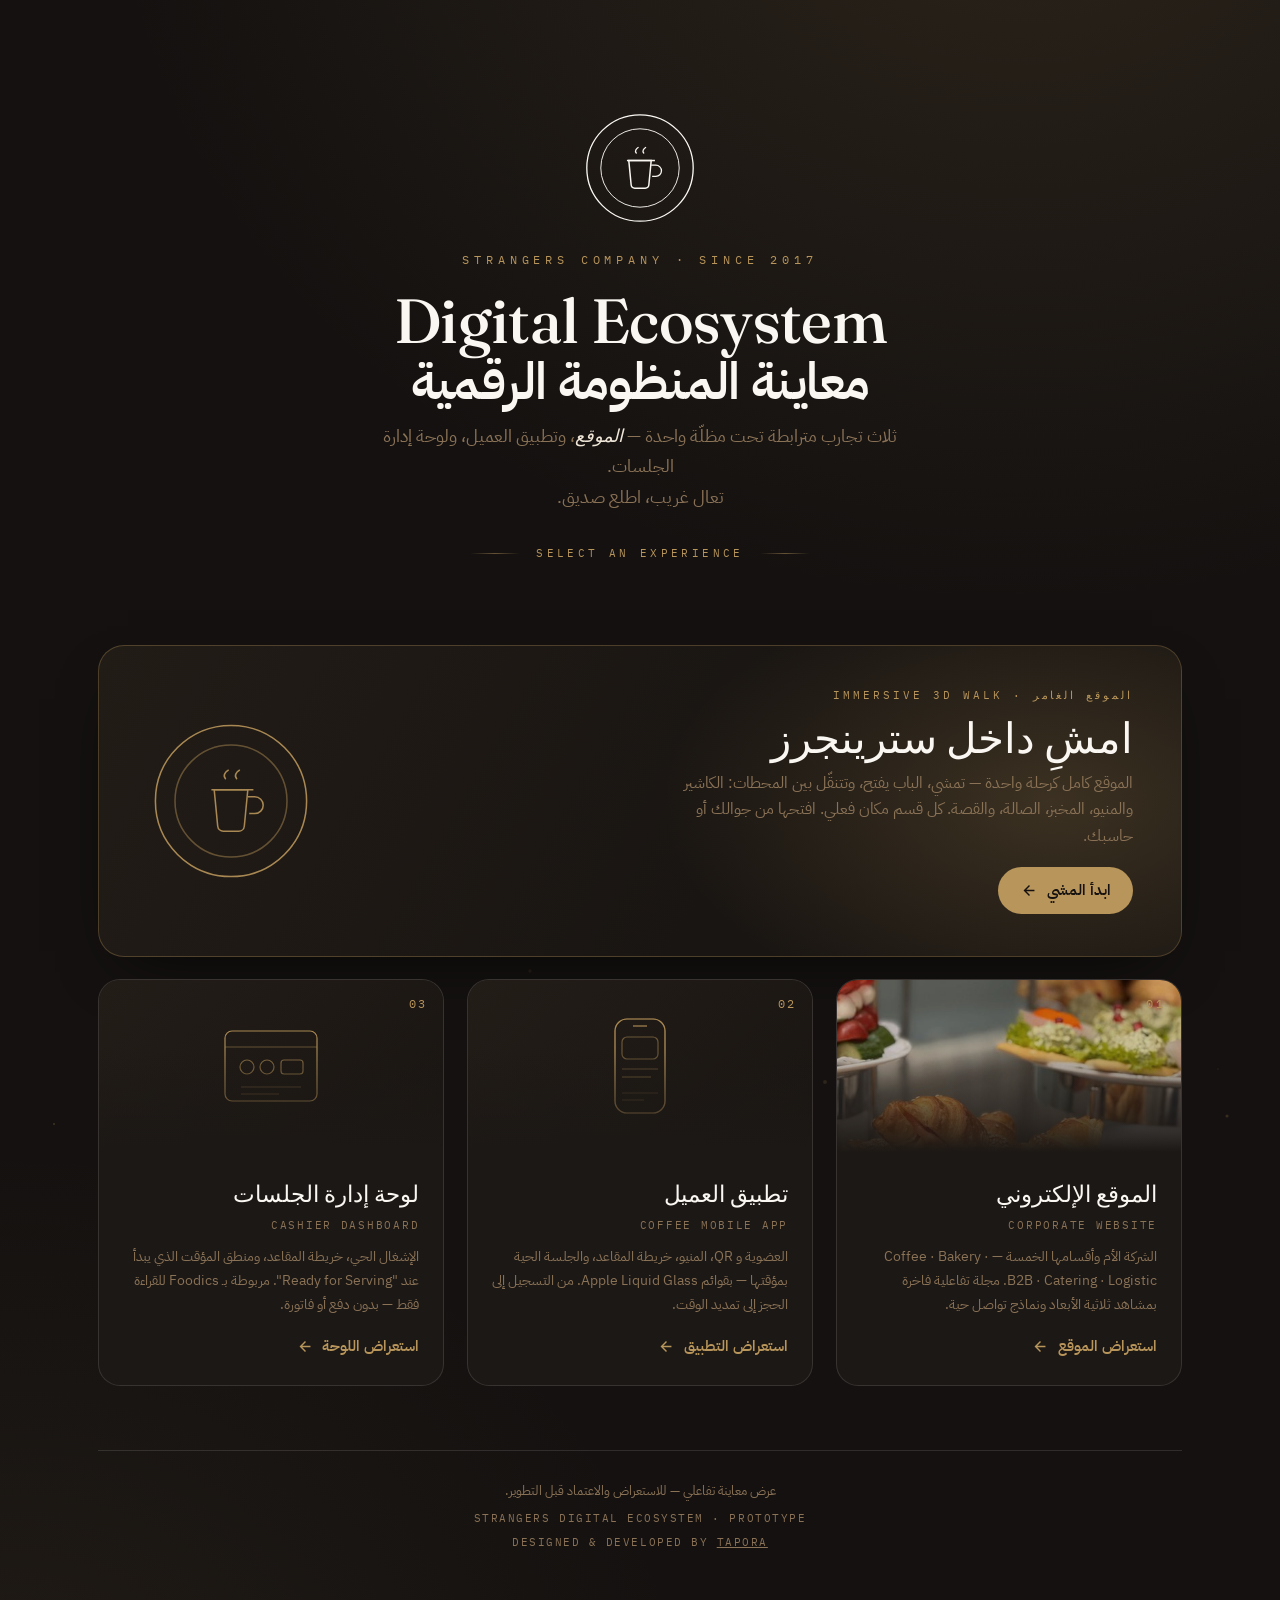
<file: index.html>
<!DOCTYPE html>
<html lang="ar" dir="rtl">
<head>
<meta charset="UTF-8">
<meta name="viewport" content="width=device-width, initial-scale=1.0">
<meta name="robots" content="noindex">
<title>Strangers · معاينة المنظومة الرقمية</title>
<link rel="preconnect" href="https://fonts.googleapis.com">
<link rel="preconnect" href="https://fonts.gstatic.com" crossorigin>
<link href="https://fonts.googleapis.com/css2?family=Fraunces:ital,opsz,wght@0,9..144,400;0,9..144,500;0,9..144,600;1,9..144,400&family=IBM+Plex+Sans+Arabic:wght@300;400;500;600;700&family=IBM+Plex+Mono:wght@400;500&display=swap" rel="stylesheet">
<style>
  *{margin:0;padding:0;box-sizing:border-box}
  :root{
    --bg:#141110; --bg2:#1c1815; --cream:#FAF7F2; --beige:#EFE6D8;
    --brown:#4A3322; --brown-soft:#8a7256; --gold:#B8955A; --gold-deep:#9c7c45;
    --line:rgba(250,247,242,.12);
    --ease:cubic-bezier(.22,1,.36,1); --spring:cubic-bezier(.34,1.56,.64,1);
  }
  html{scroll-behavior:smooth}
  body{
    background:var(--bg); color:var(--cream);
    font-family:'IBM Plex Sans Arabic',sans-serif; line-height:1.7;
    min-height:100dvh; overflow-x:hidden;
    background-image:radial-gradient(120% 80% at 80% -10%,rgba(184,149,90,.14),transparent 60%),radial-gradient(100% 70% at 0% 110%,rgba(184,149,90,.08),transparent 55%);
  }
  .wrap{max-width:1180px; margin-inline:auto; padding:clamp(1.5rem,5vw,3rem)}

  /* dust */
  .dust{position:fixed;inset:0;pointer-events:none;z-index:0;opacity:.5}
  .dust i{position:absolute;width:2px;height:2px;border-radius:50%;background:var(--gold);opacity:.4;animation:float linear infinite}
  @keyframes float{from{transform:translateY(0)}to{transform:translateY(-100vh)}}

  header.hero{position:relative;z-index:1;padding:clamp(2rem,6vw,4rem) 0 clamp(1.5rem,4vw,2.5rem);text-align:center}
  .stamp{width:112px;height:112px;margin:0 auto 1.6rem;display:block;animation:rise .9s var(--ease) both}
  .stamp circle,.stamp path,.stamp line{stroke:var(--cream)}
  .eyebrow{font-family:'IBM Plex Mono',monospace;font-size:.72rem;letter-spacing:.42em;color:var(--gold);text-transform:uppercase;margin-bottom:1.1rem;animation:rise .9s .1s var(--ease) both}
  h1{font-family:'Fraunces',serif;font-weight:500;font-size:clamp(2.2rem,6vw,3.9rem);line-height:1.08;letter-spacing:-.01em;margin-bottom:.7rem;animation:rise .9s .18s var(--ease) both}
  h1 .ar{font-family:'IBM Plex Sans Arabic',sans-serif;font-weight:600;display:block;font-size:.82em}
  .tag{color:var(--brown-soft);font-size:clamp(.95rem,2.4vw,1.12rem);max-width:52ch;margin:0 auto;animation:rise .9s .26s var(--ease) both}
  .tag em{font-family:'Fraunces',serif;font-style:italic;color:var(--beige)}

  .rule{display:flex;align-items:center;gap:1rem;max-width:340px;margin:2rem auto 0;color:var(--gold);animation:rise .9s .34s var(--ease) both}
  .rule::before,.rule::after{content:"";height:1px;flex:1;background:linear-gradient(90deg,transparent,var(--gold),transparent);opacity:.5}
  .rule span{font-family:'IBM Plex Mono',monospace;font-size:.7rem;letter-spacing:.3em}

  .feature{position:relative;z-index:1;display:flex;align-items:center;gap:2rem;margin-top:clamp(1.6rem,4vw,2.6rem);padding:clamp(1.6rem,4vw,2.6rem) clamp(1.6rem,4vw,3rem);border-radius:26px;overflow:hidden;text-decoration:none;color:inherit;background:linear-gradient(120deg,#221c17,#191512 60%);border:1px solid rgba(184,149,90,.32);box-shadow:0 24px 60px -30px rgba(0,0,0,.8);transition:transform .5s var(--spring),border-color .4s,box-shadow .5s}
  .feature:hover{transform:translateY(-4px);border-color:rgba(184,149,90,.6);box-shadow:0 32px 70px -28px rgba(0,0,0,.85)}
  .feature-glow{position:absolute;inset:0;background:radial-gradient(60% 120% at 88% 50%,rgba(184,149,90,.22),transparent 60%);pointer-events:none}
  .feature-body{flex:1;position:relative;z-index:1}
  .feature-eyebrow{font-family:'IBM Plex Mono',monospace;font-size:.66rem;letter-spacing:.28em;color:var(--gold);margin-bottom:.7rem}
  .feature-h{font-family:'Fraunces',serif;font-weight:500;font-size:clamp(1.7rem,4.5vw,2.6rem);line-height:1.1;margin-bottom:.5rem}
  .feature-p{color:var(--brown-soft);font-size:clamp(.9rem,2.3vw,1rem);max-width:46ch;line-height:1.65}
  .feature-cta{margin-top:1.1rem;display:inline-flex;align-items:center;gap:.55rem;color:var(--bg);font-weight:600;font-size:.92rem;background:var(--gold);padding:.7rem 1.4rem;border-radius:999px;transition:gap .35s var(--spring),background .3s}
  .feature-cta svg{width:17px;height:17px}
  .feature:hover .feature-cta{gap:.95rem;background:var(--gold-deep)}
  .feature-mark{width:clamp(110px,16vw,168px);flex-shrink:0;position:relative;z-index:1;opacity:.9;animation:spin 60s linear infinite}
  @keyframes spin{to{transform:rotate(360deg)}}
  @media (max-width:720px){.feature{flex-direction:column;text-align:center}.feature-mark{order:-1;width:120px}.feature-p{margin-inline:auto}}
  .grid{display:grid;grid-template-columns:repeat(3,1fr);gap:1.4rem;position:relative;z-index:1;margin-top:1.4rem}
  @media (max-width:860px){.grid{grid-template-columns:1fr;max-width:460px;margin-inline:auto}}

  .card{position:relative;border-radius:22px;overflow:hidden;background:var(--bg2);border:1px solid var(--line);text-decoration:none;color:inherit;display:flex;flex-direction:column;min-height:340px;transition:transform .5s var(--spring),border-color .4s,box-shadow .5s;opacity:0;transform:translateY(24px)}
  .card.in{opacity:1;transform:none}
  .card:hover{transform:translateY(-6px);border-color:rgba(184,149,90,.5);box-shadow:0 26px 60px -24px rgba(0,0,0,.7)}
  .card .thumb{height:172px;position:relative;overflow:hidden;background:#221d19}
  .card .thumb img{width:100%;height:100%;object-fit:cover;transition:transform .8s var(--ease);filter:saturate(.92) brightness(.82)}
  .card:hover .thumb img{transform:scale(1.06)}
  .card .thumb::after{content:"";position:absolute;inset:0;background:linear-gradient(180deg,transparent 40%,var(--bg2))}
  .card .thumb.glass{background:linear-gradient(135deg,#231d18,#191512);display:flex;align-items:center;justify-content:center}
  .card .num{position:absolute;top:14px;inset-inline-start:16px;font-family:'IBM Plex Mono',monospace;font-size:.72rem;letter-spacing:.2em;color:var(--gold);z-index:2}
  .card .body{padding:1.4rem 1.5rem 1.6rem;flex:1;display:flex;flex-direction:column}
  .card h3{font-family:'Fraunces',serif;font-weight:500;font-size:1.42rem;margin-bottom:.15rem}
  .card .sub{font-family:'IBM Plex Mono',monospace;font-size:.68rem;letter-spacing:.16em;color:var(--brown-soft);text-transform:uppercase;margin-bottom:.7rem}
  .card p{color:var(--brown-soft);font-size:.9rem;line-height:1.65;flex:1}
  .card .go{margin-top:1.1rem;display:inline-flex;align-items:center;gap:.55rem;color:var(--gold);font-weight:600;font-size:.92rem}
  .card .go svg{width:17px;height:17px;transition:transform .4s var(--spring)}
  .card:hover .go svg{transform:translateX(-5px)}

  .card.soon{pointer-events:none}
  .card.soon .go{color:var(--brown-soft)}
  .badge{position:absolute;top:14px;inset-inline-end:16px;z-index:2;font-family:'IBM Plex Mono',monospace;font-size:.6rem;letter-spacing:.14em;padding:.28rem .6rem;border-radius:999px;background:rgba(184,149,90,.16);border:1px solid rgba(184,149,90,.4);color:var(--gold)}

  footer{position:relative;z-index:1;text-align:center;margin-top:clamp(2.6rem,6vw,4rem);padding-top:1.8rem;border-top:1px solid var(--line);color:var(--brown-soft);font-size:.8rem}
  footer .mono{font-family:'IBM Plex Mono',monospace;letter-spacing:.14em;font-size:.68rem}

  @keyframes rise{from{opacity:0;transform:translateY(20px)}to{opacity:1;transform:none}}
  @media (prefers-reduced-motion:reduce){*{animation:none!important;transition:none!important}.card{opacity:1;transform:none}}
</style>
</head>
<body>
<div class="dust" id="dust" aria-hidden="true"></div>

<div class="wrap">
  <header class="hero">
    <svg class="stamp" viewBox="0 0 120 120" fill="none" aria-label="Strangers">
      <circle cx="60" cy="60" r="57" stroke-width="1.4"/>
      <circle cx="60" cy="60" r="42" stroke-width="1"/>
      <path d="M48 52h24l-2.5 26a4 4 0 0 1-4 3.6H54.5a4 4 0 0 1-4-3.6L48 52Z" stroke-width="1.6"/>
      <path d="M46 52h30" stroke-width="1.6"/>
      <path d="M72 57h5a4 4 0 0 1 0 12h-4" stroke-width="1.4"/>
      <path d="M56 44c-2-2 0-5 2-6M64 44c-2-2 0-5 2-6" stroke-width="1.4" stroke-linecap="round"/>
    </svg>
    <div class="eyebrow">Strangers Company · Since 2017</div>
    <h1>Digital Ecosystem<span class="ar">معاينة المنظومة الرقمية</span></h1>
    <p class="tag">ثلاث تجارب مترابطة تحت مظلّة واحدة — <em>الموقع</em>، وتطبيق العميل، ولوحة إدارة الجلسات. <br>تعال غريب، اطلع صديق.</p>
    <div class="rule"><span>SELECT AN EXPERIENCE</span></div>
  </header>

  <a class="feature" href="walk.html">
    <div class="feature-glow"></div>
    <div class="feature-body">
      <div class="feature-eyebrow">الموقع الغامر · IMMERSIVE 3D WALK</div>
      <h2 class="feature-h">امشِ داخل سترينجرز</h2>
      <p class="feature-p">الموقع كامل كرحلة واحدة — تمشي، الباب يفتح، وتتنقّل بين المحطات: الكاشير والمنيو، المخبز، الصالة، والقصة. كل قسم مكان فعلي. افتحها من جوالك أو حاسبك.</p>
      <span class="feature-cta">ابدأ المشي
        <svg viewBox="0 0 24 24" fill="none" stroke="currentColor" stroke-width="2"><path d="M19 12H5M12 5l-7 7 7 7"/></svg>
      </span>
    </div>
    <svg class="feature-mark" viewBox="0 0 120 120" fill="none" stroke="#B8955A" stroke-width="1.1" aria-hidden="true">
      <circle cx="60" cy="60" r="54"/><circle cx="60" cy="60" r="40" stroke-opacity=".5"/>
      <path d="M48 52h24l-2.5 26a4 4 0 0 1-4 3.6H54.5a4 4 0 0 1-4-3.6L48 52Z"/><path d="M46 52h30"/>
      <path d="M72 57h5a4 4 0 0 1 0 12h-4"/><path d="M56 44c-2-2 0-5 2-6M64 44c-2-2 0-5 2-6" stroke-linecap="round"/>
    </svg>
  </a>

  <main class="grid" id="grid">
    <a class="card" href="website.html">
      <div class="thumb"><span class="num">01</span><img src="assets/hero.jpg" alt=""></div>
      <div class="body">
        <h3>الموقع الإلكتروني</h3>
        <div class="sub">Corporate Website</div>
        <p>الشركة الأم وأقسامها الخمسة — Coffee · Bakery · B2B · Catering · Logistic. مجلة تفاعلية فاخرة بمشاهد ثلاثية الأبعاد ونماذج تواصل حية.</p>
        <span class="go">استعراض الموقع <svg viewBox="0 0 24 24" fill="none" stroke="currentColor" stroke-width="2"><path d="M19 12H5M12 5l-7 7 7 7"/></svg></span>
      </div>
    </a>

    <a class="card" href="app.html" id="appCard">
      <div class="thumb glass"><span class="num">02</span>
        <svg width="118" height="118" viewBox="0 0 118 118" fill="none" stroke="#B8955A" stroke-width="1.2" opacity=".9">
          <rect x="34" y="12" width="50" height="94" rx="12"/><rect x="34" y="12" width="50" height="94" rx="12" stroke-opacity=".4"/>
          <line x1="52" y1="19" x2="66" y2="19"/><rect x="41" y="30" width="36" height="22" rx="5" stroke-opacity=".55"/>
          <line x1="41" y1="62" x2="77" y2="62" stroke-opacity=".45"/><line x1="41" y1="70" x2="70" y2="70" stroke-opacity=".45"/>
          <line x1="41" y1="86" x2="77" y2="86" stroke-opacity=".3"/><line x1="41" y1="93" x2="63" y2="93" stroke-opacity=".3"/>
        </svg>
      </div>
      <div class="body">
        <h3>تطبيق العميل</h3>
        <div class="sub">Coffee Mobile App</div>
        <p>العضوية و QR، المنيو، خريطة المقاعد، والجلسة الحية بمؤقتها — بقوائم Apple Liquid Glass. من التسجيل إلى الحجز إلى تمديد الوقت.</p>
        <span class="go">استعراض التطبيق <svg viewBox="0 0 24 24" fill="none" stroke="currentColor" stroke-width="2"><path d="M19 12H5M12 5l-7 7 7 7"/></svg></span>
      </div>
    </a>

    <a class="card" href="cashier.html">
      <div class="thumb glass"><span class="num">03</span>
        <svg width="128" height="118" viewBox="0 0 128 118" fill="none" stroke="#B8955A" stroke-width="1.2" opacity=".9">
          <rect x="18" y="24" width="92" height="70" rx="7"/><line x1="18" y1="40" x2="110" y2="40" stroke-opacity=".5"/>
          <circle cx="40" cy="60" r="7" stroke-opacity=".7"/><circle cx="60" cy="60" r="7" stroke-opacity=".7"/>
          <rect x="74" y="53" width="22" height="14" rx="3" stroke-opacity=".7"/>
          <line x1="34" y1="80" x2="94" y2="80" stroke-opacity=".4"/><line x1="34" y1="87" x2="72" y2="87" stroke-opacity=".4"/>
        </svg>
      </div>
      <div class="body">
        <h3>لوحة إدارة الجلسات</h3>
        <div class="sub">Cashier Dashboard</div>
        <p>الإشغال الحي، خريطة المقاعد، ومنطق المؤقت الذي يبدأ عند "Ready for Serving". مربوطة بـ Foodics للقراءة فقط — بدون دفع أو فاتورة.</p>
        <span class="go">استعراض اللوحة <svg viewBox="0 0 24 24" fill="none" stroke="currentColor" stroke-width="2"><path d="M19 12H5M12 5l-7 7 7 7"/></svg></span>
      </div>
    </a>
  </main>

  <footer>
    <p>عرض معاينة تفاعلي — للاستعراض والاعتماد قبل التطوير.</p>
    <p class="mono" style="margin-top:.5rem">STRANGERS DIGITAL ECOSYSTEM · PROTOTYPE</p>
    <p class="mono" style="margin-top:.35rem">DESIGNED &amp; DEVELOPED BY <a href="https://tapora.sa" target="_blank" rel="noopener noreferrer nofollow" style="color:inherit">TAPORA</a></p>
  </footer>
</div>

<script>
  // gold dust
  (function(){
    const d=document.getElementById('dust');
    if(window.matchMedia('(prefers-reduced-motion:reduce)').matches) return;
    for(let i=0;i<26;i++){const s=document.createElement('i');
      s.style.left=Math.random()*100+'%';s.style.bottom=(-5-Math.random()*20)+'%';
      const dur=14+Math.random()*16;s.style.animationDuration=dur+'s';s.style.animationDelay=(-Math.random()*dur)+'s';
      s.style.opacity=(.2+Math.random()*.4);s.style.transform='scale('+(.6+Math.random()*1.4)+')';d.appendChild(s);}
  })();
  // reveal
  const io=new IntersectionObserver((es)=>{es.forEach((e,i)=>{if(e.isIntersecting){setTimeout(()=>e.target.classList.add('in'),i*90);io.unobserve(e.target);}})},{threshold:.15});
  document.querySelectorAll('.card').forEach(c=>io.observe(c));
</script>
</body>
</html>
</file>
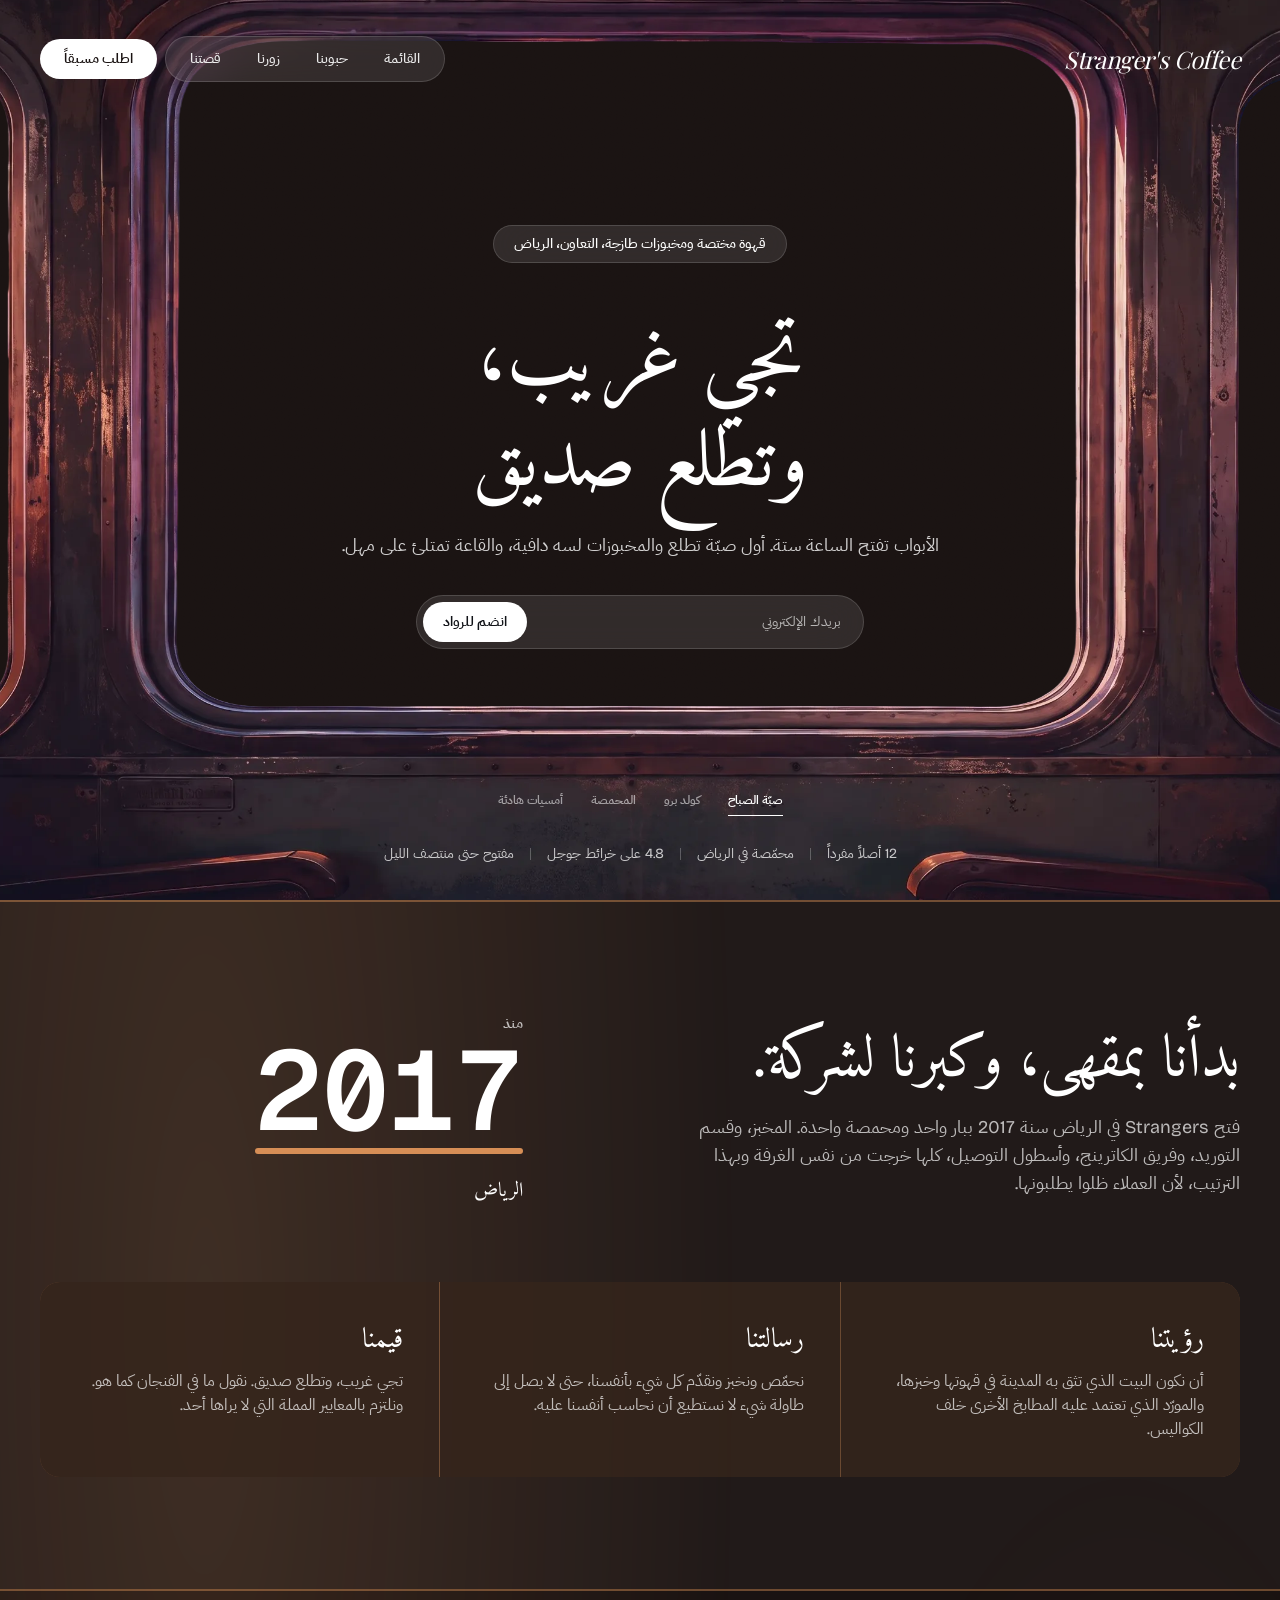
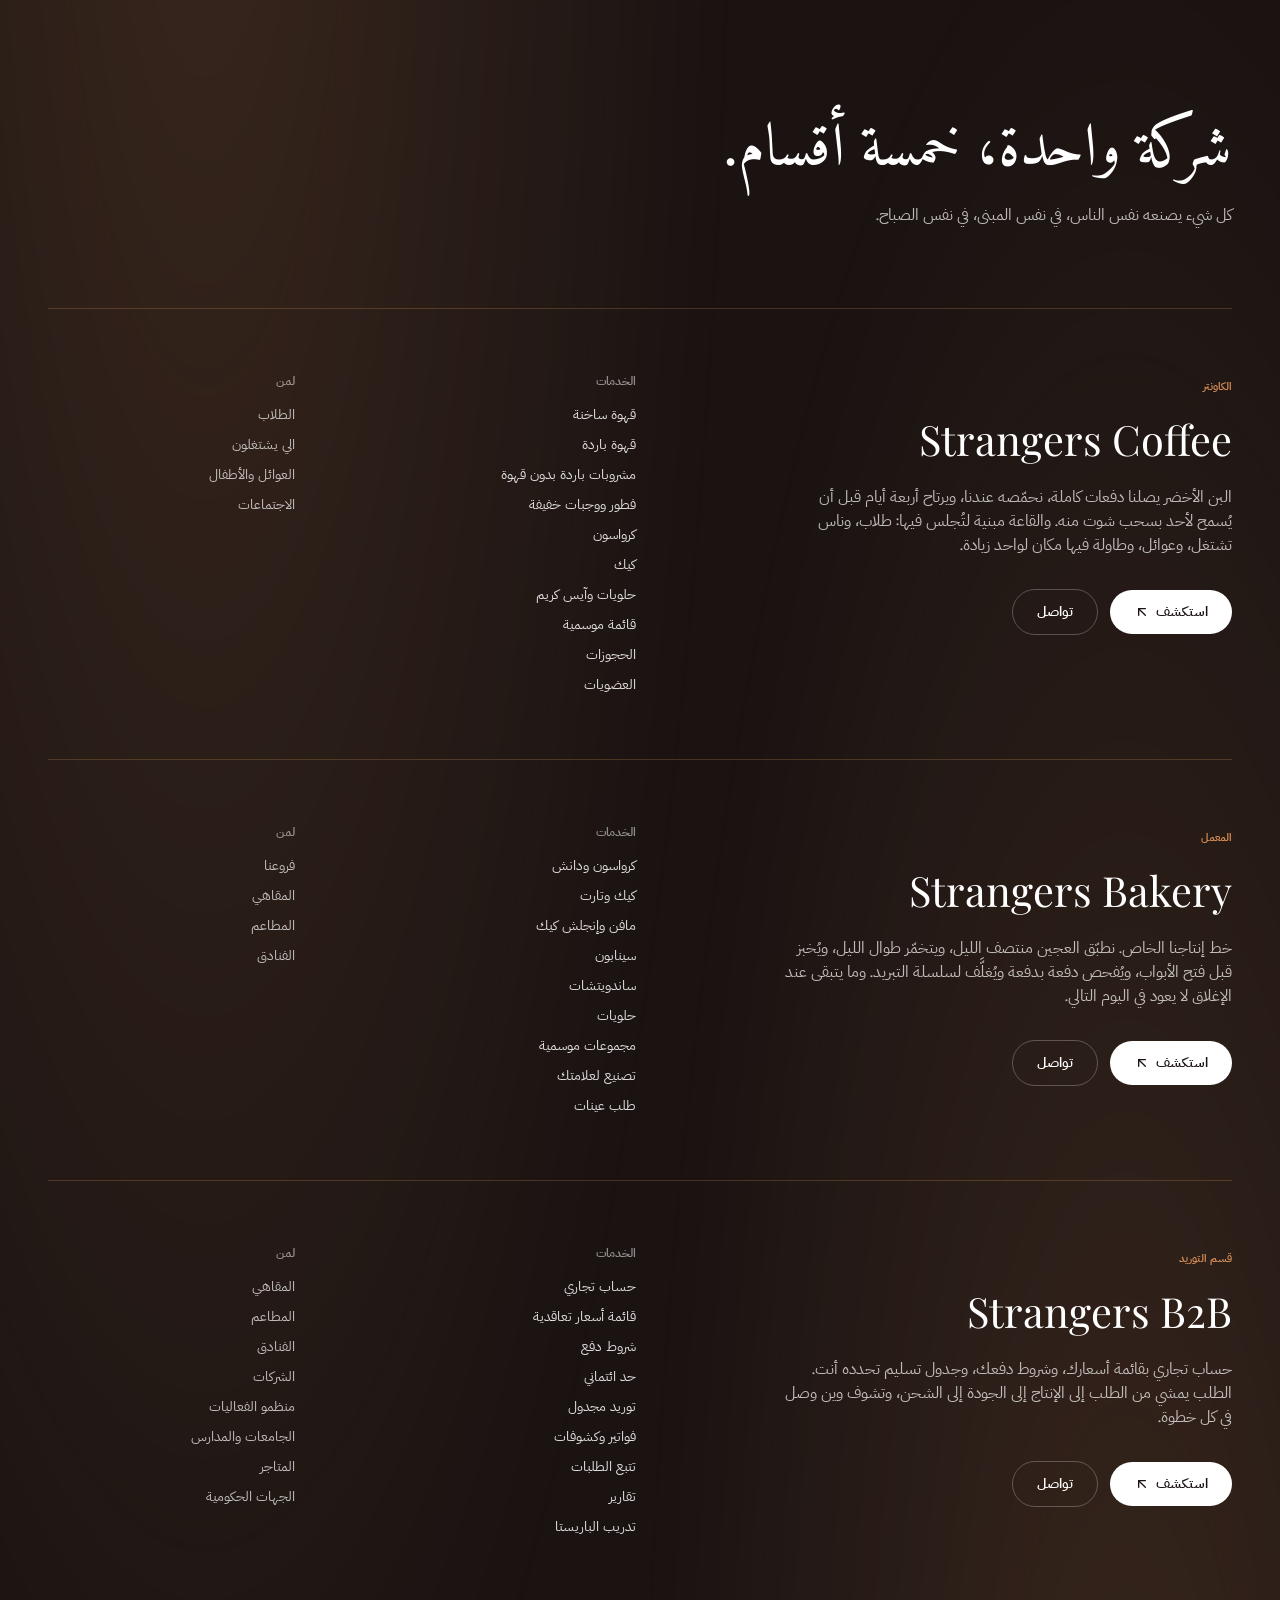
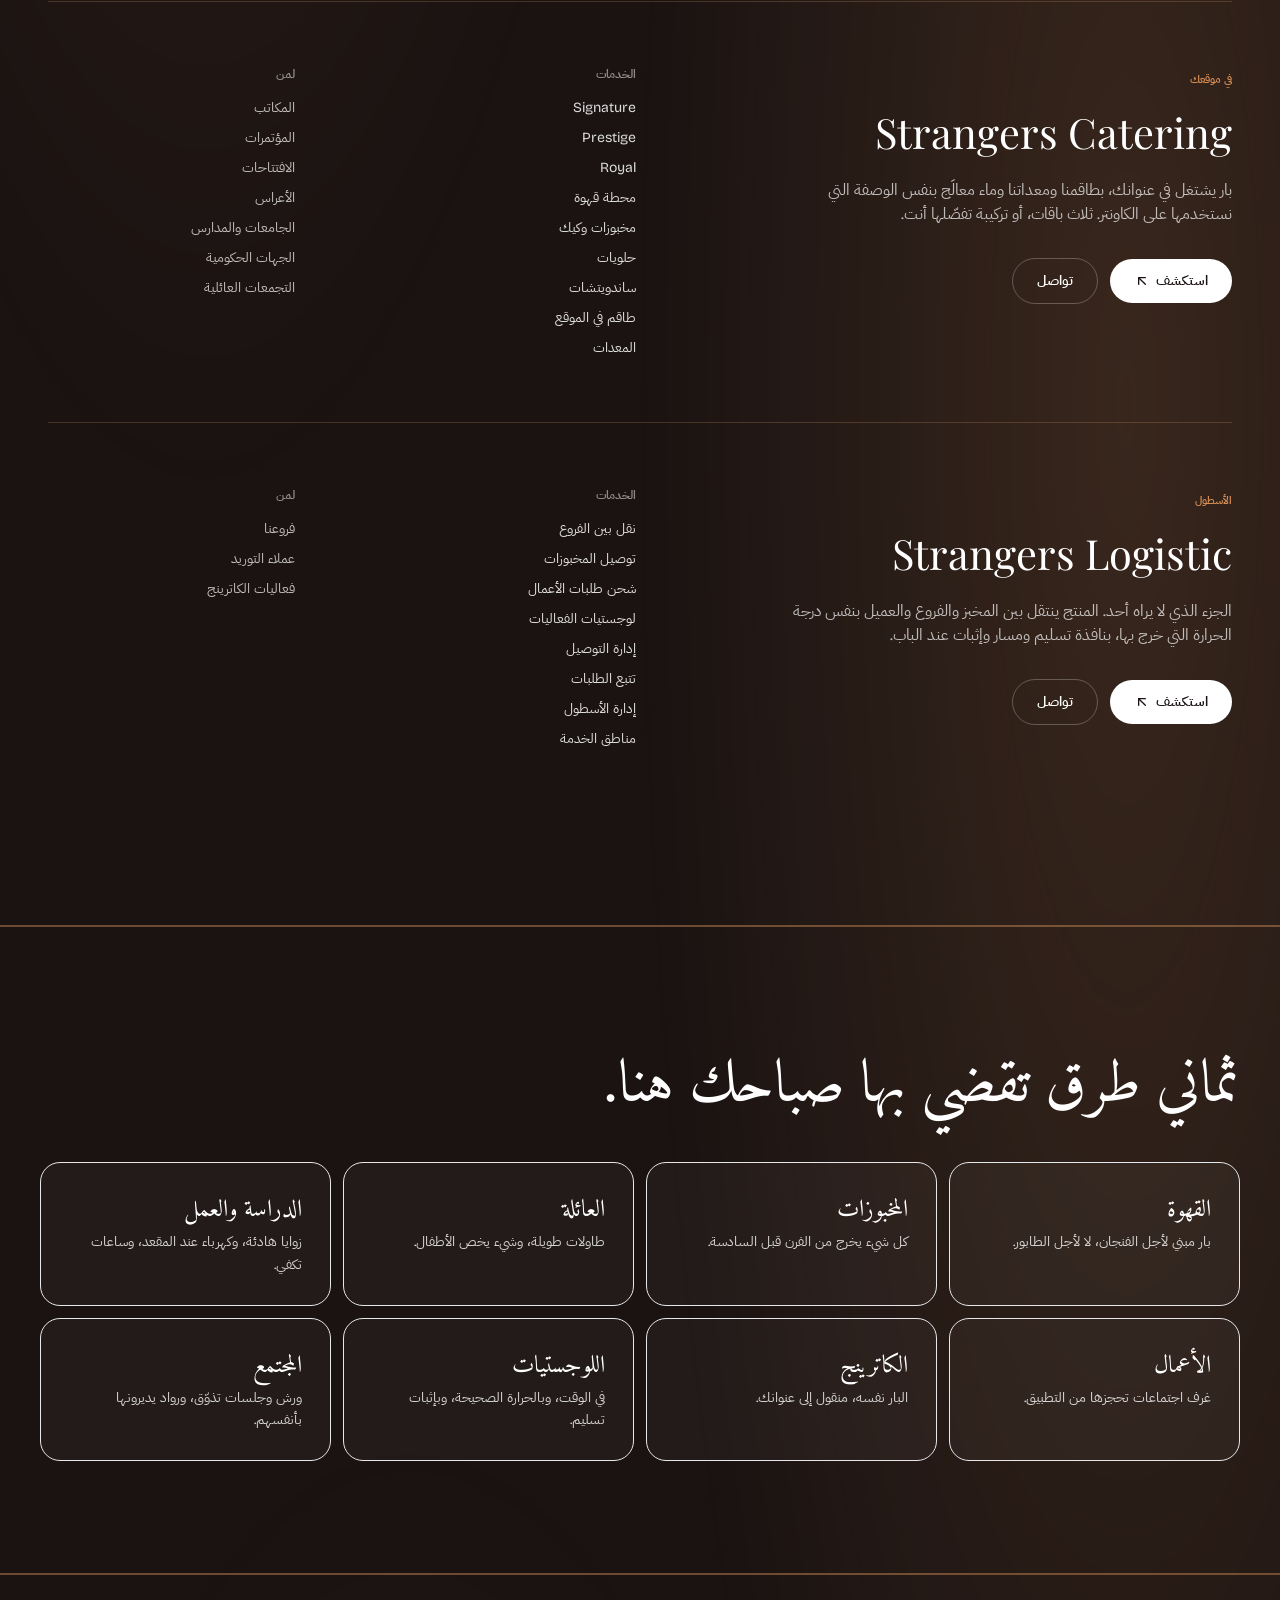
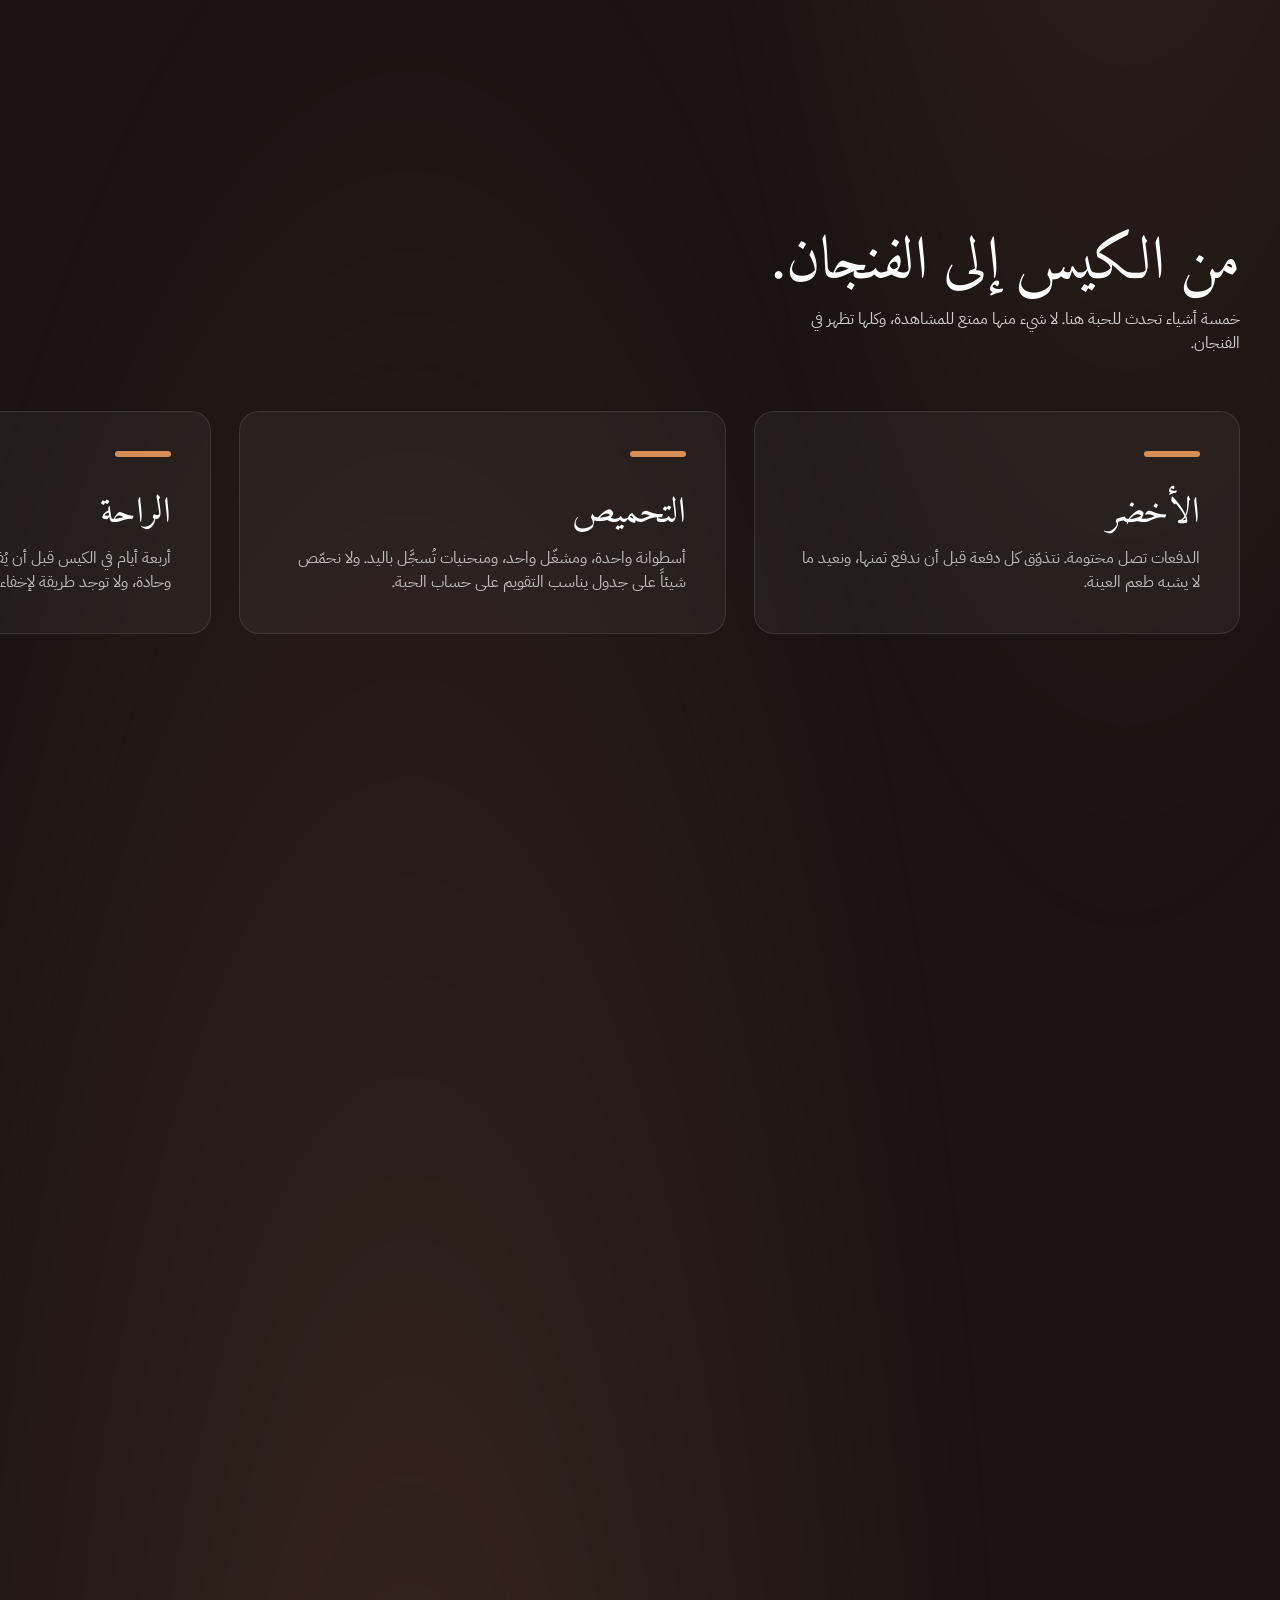
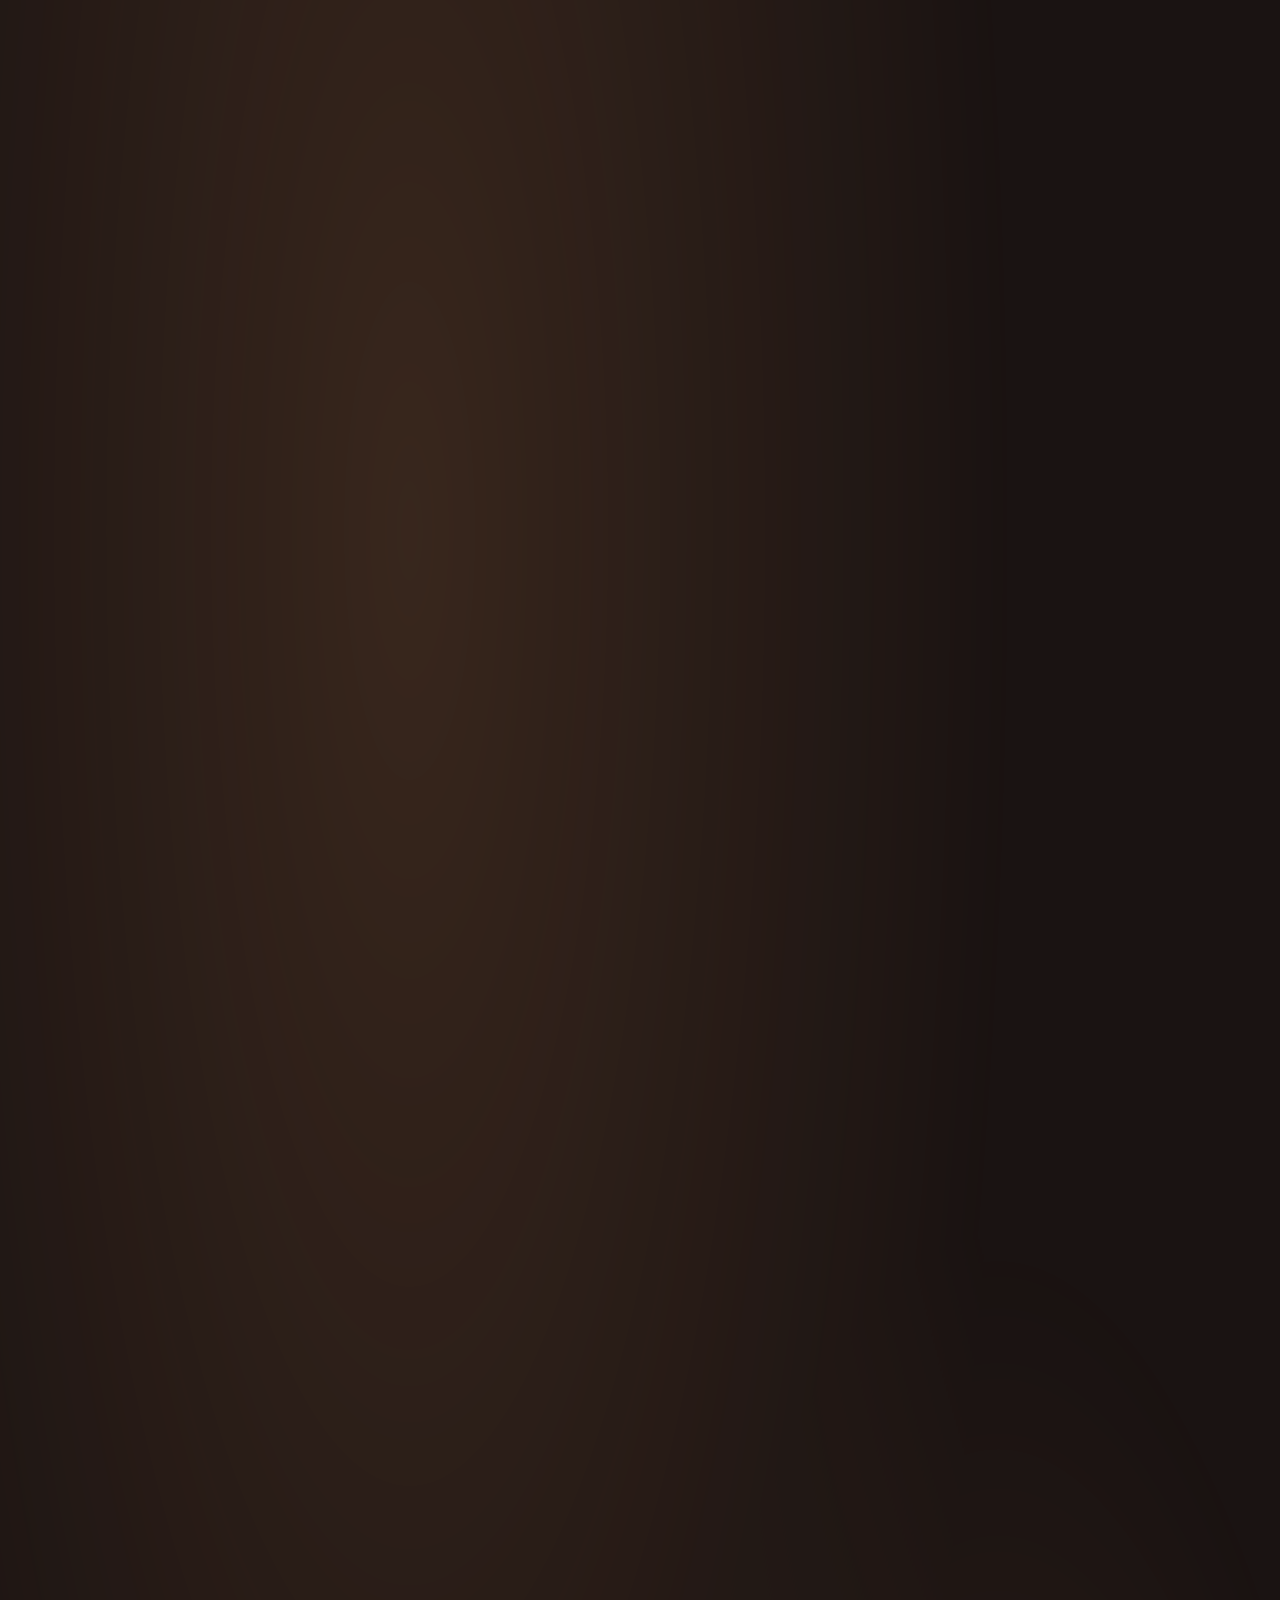
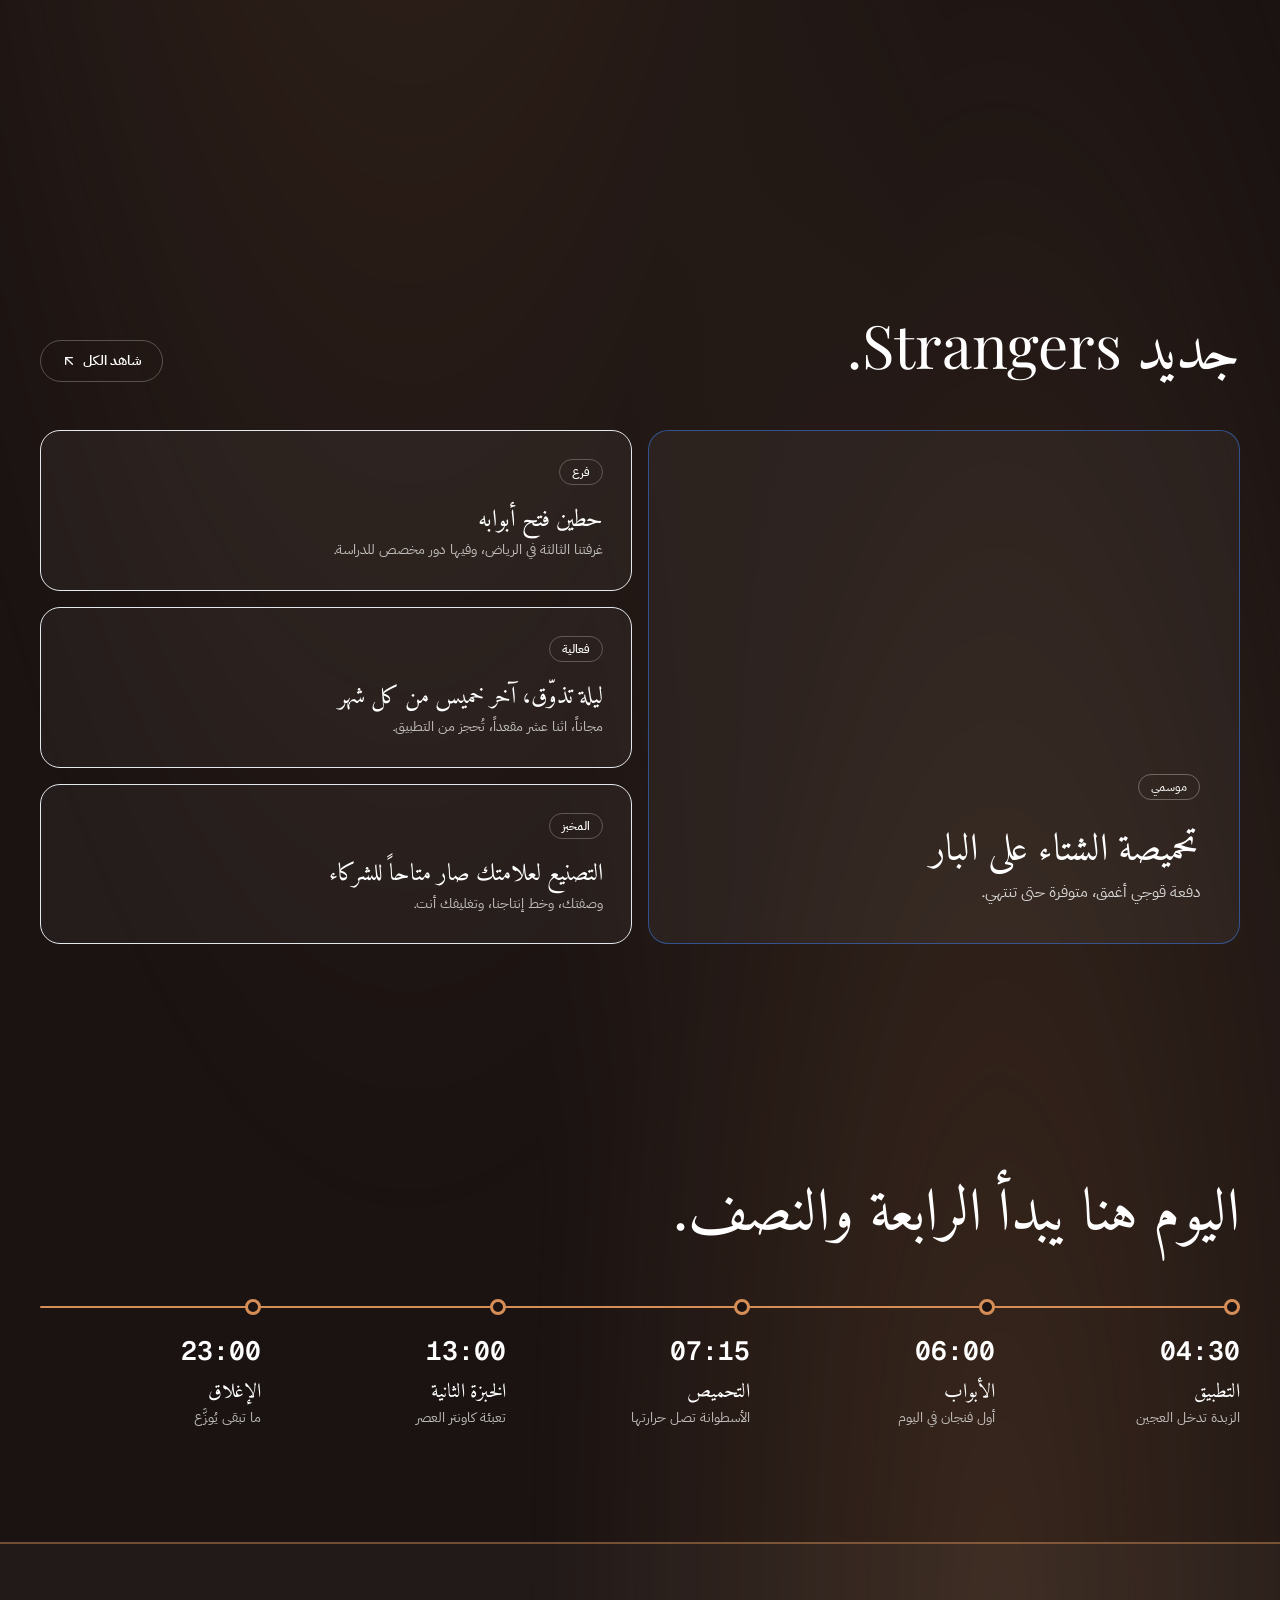
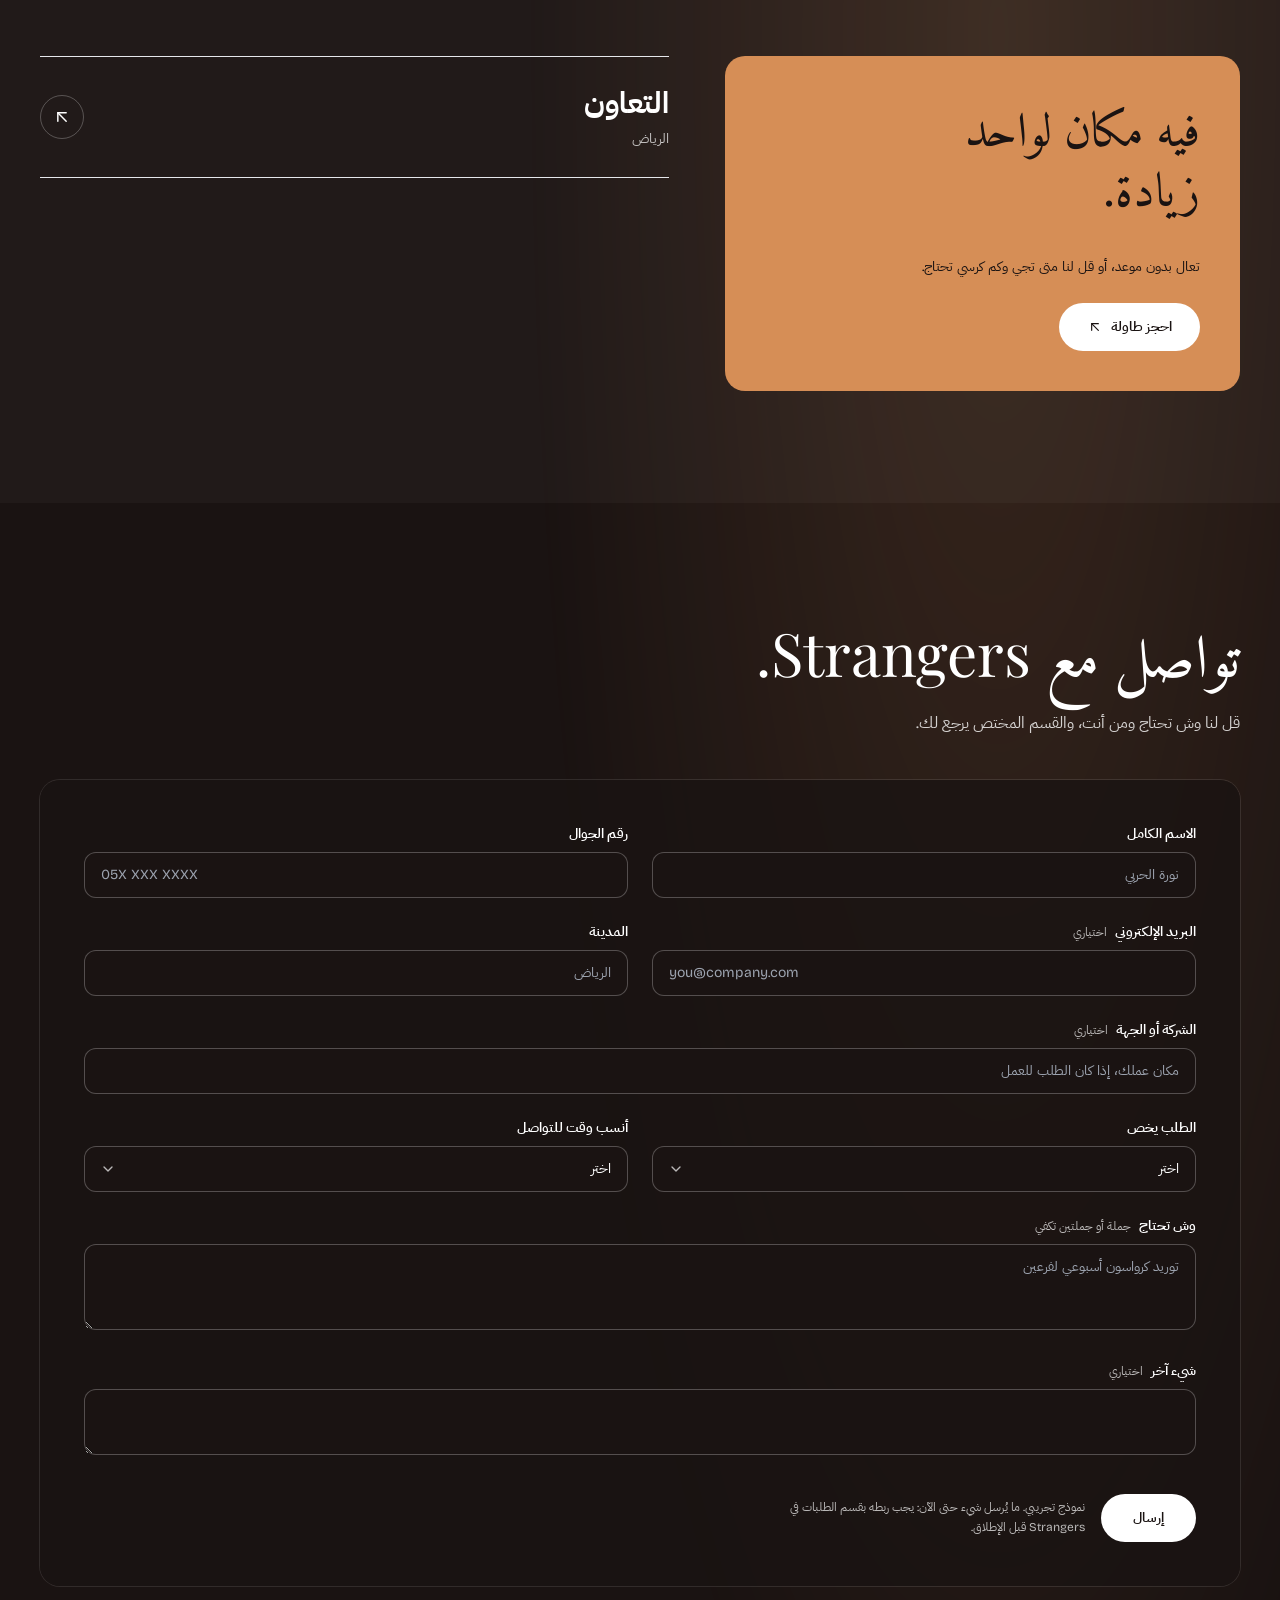
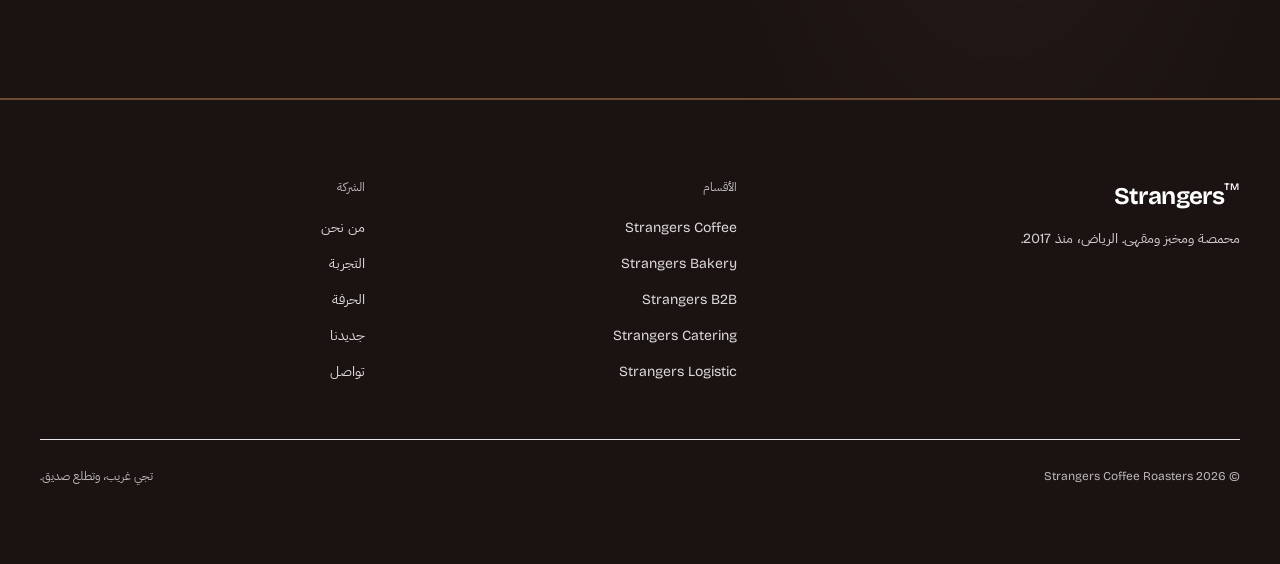
<file: company/index.html>
<!doctype html>
<html lang="en">
  <head>
    <meta charset="UTF-8" />
    <meta name="viewport" content="width=device-width, initial-scale=1.0" />
    <meta name="theme-color" content="#F3F0E6" />
    <title>Strangers - Come as a stranger, leave as a friend.</title>
    <meta
      name="description"
      content="A Riyadh coffee house with its own roastery and bakery. Doors open at six."
    />
    <script type="module" crossorigin src="./assets/index-_f5QbCY5.js"></script>
    <link rel="stylesheet" crossorigin href="./assets/index-CIduoFX7.css">
  </head>
  <body>
    <div id="root"></div>
  </body>
</html>
</file>
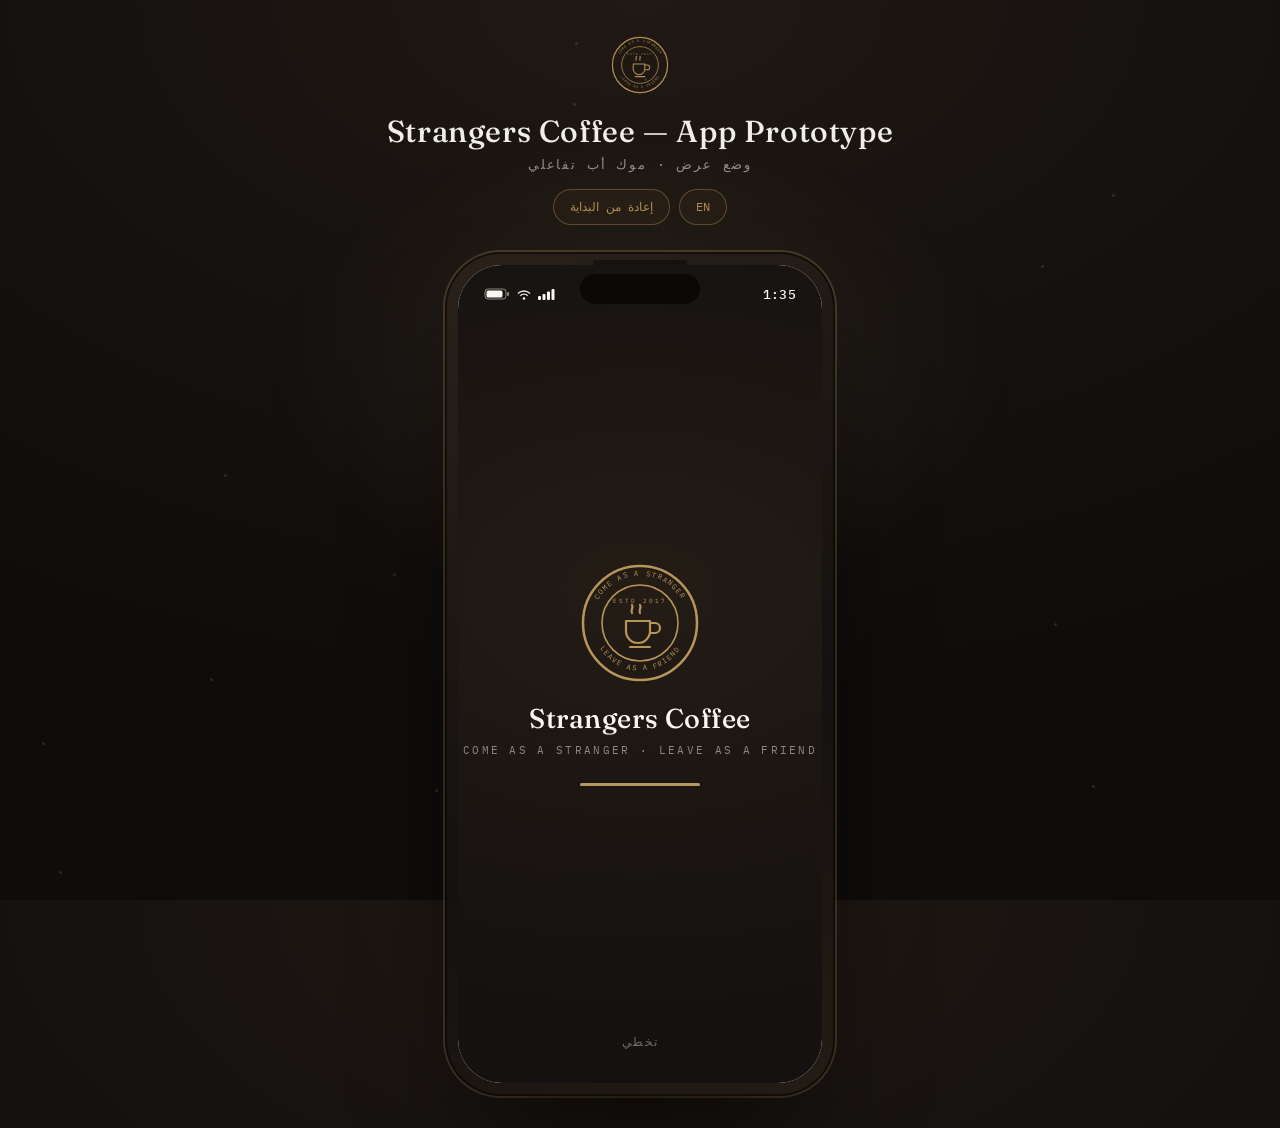
<file: app.html>
<!DOCTYPE html>
<html lang="ar" dir="rtl">
<head>
<meta charset="UTF-8">
<meta name="viewport" content="width=device-width, initial-scale=1.0, maximum-scale=1.0">
<title>Strangers Coffee | تطبيق سترينجرز</title>
<meta name="description" content="موك أب تفاعلي عالي الدقة لتطبيق سترينجرز كوفي — عضوية، مقاعد، جلسات، وطلبات.">
<link rel="preconnect" href="https://fonts.googleapis.com">
<link rel="preconnect" href="https://fonts.gstatic.com" crossorigin>
<link href="https://fonts.googleapis.com/css2?family=Fraunces:ital,opsz,wght@0,9..144,300;0,9..144,400;0,9..144,500;0,9..144,600;1,9..144,400&family=IBM+Plex+Sans+Arabic:wght@300;400;500;600;700&family=IBM+Plex+Mono:wght@400;500&display=swap" rel="stylesheet">
<style>
/* ================= TOKENS ================= */
:root{
  --bg:#FAF7F2; --surface:#EFE6D8; --surface-2:#F4EDE1;
  --ink:#141110; --ink-soft:#3A322B; --brown:#4A3322; --brown-soft:#6B4F38;
  --gold:#B8955A; --gold-deep:#9A7A45; --gold-faint:rgba(184,149,90,.16);
  --line:rgba(74,51,34,.14); --line-dark:rgba(250,247,242,.14);
  --dark:#141110; --dark-2:#1C1714; --dark-3:#241C15;
  --green:#5E7D5A; --red:#9A3324;
  --font-ar:"IBM Plex Sans Arabic",system-ui,sans-serif;
  --font-latin:"Fraunces",serif;
  --font-mono:"IBM Plex Mono",monospace;
  --ease-spring:cubic-bezier(.34,1.56,.64,1);
  --ease-out:cubic-bezier(.16,1,.3,1);
  --radius:16px; --radius-lg:22px;
}
*{margin:0;padding:0;box-sizing:border-box}
html,body{height:100%}
body{
  font-family:var(--font-ar);
  background:radial-gradient(1200px 700px at 50% 0%,#211913 0%,#141110 55%,#0F0C0A 100%);
  color:var(--ink); -webkit-font-smoothing:antialiased; text-rendering:optimizeLegibility;
  min-height:100dvh; overflow-x:hidden;
}
button{font-family:inherit;cursor:pointer;border:none;background:none;color:inherit}
input,select,textarea{font-family:inherit;font-size:1rem;color:var(--ink)}
img{max-width:100%;display:block}
.latin{font-family:var(--font-latin)} .mono{font-family:var(--font-mono)}
::selection{background:var(--gold);color:#fff}

/* ================= PROTOTYPE STAGE ================= */
.proto-bg{position:fixed;inset:0;overflow:hidden;z-index:0;pointer-events:none}
.proto-bg .dust{position:absolute;width:3px;height:3px;border-radius:50%;background:var(--gold);opacity:.2;
  animation:dust var(--dur,12s) ease-in-out infinite;animation-delay:var(--dl,0s)}
@keyframes dust{0%,100%{transform:translate(0,0);opacity:.08}50%{transform:translate(var(--dx,14px),var(--dy,-30px));opacity:.4}}
.proto-glow{position:absolute;inset:0;background:radial-gradient(600px 400px at 50% 42%,rgba(184,149,90,.12),transparent 62%)}

.stage{position:relative;z-index:2;min-height:100dvh;display:flex;flex-direction:column;
  align-items:center;justify-content:flex-start;padding:clamp(1rem,4vh,3rem) 1rem 2rem;perspective:1600px}
.stage-head{text-align:center;color:var(--bg);margin-bottom:clamp(1rem,3vh,2rem);opacity:.96}
.stage-head .st-logo{width:58px;height:58px;color:var(--gold);margin:0 auto .7rem}
.stage-head h1{font-family:var(--font-latin);font-weight:500;font-size:clamp(1.3rem,3.4vw,1.9rem);letter-spacing:.02em}
.stage-head p{font-size:.82rem;color:rgba(250,247,242,.55);margin-top:.35rem;font-family:var(--font-mono);letter-spacing:.14em;text-transform:uppercase}
.stage-controls{display:flex;gap:.6rem;margin-top:1rem;justify-content:center;flex-wrap:wrap}
.sc-btn{font-family:var(--font-mono);font-size:.74rem;border:1px solid rgba(184,149,90,.4);border-radius:999px;
  padding:.45rem 1rem;color:var(--gold);transition:all .3s var(--ease-out);min-height:36px;background:rgba(184,149,90,.05)}
.sc-btn:hover{background:var(--gold);color:var(--dark);transform:translateY(-2px)}
.sc-btn.on{background:var(--gold);color:var(--dark)}

/* ================= PHONE FRAME ================= */
.phone-wrap{transform-style:preserve-3d;transition:transform .5s var(--ease-out);will-change:transform}
.phone{
  width:min(390px,94vw); aspect-ratio:390/844; position:relative;
  background:linear-gradient(150deg,#2A211A,#141110 60%,#241C15);
  border-radius:56px; padding:13px;
  box-shadow:0 60px 120px -40px rgba(0,0,0,.75), 0 0 0 2px rgba(184,149,90,.28), inset 0 0 0 2px rgba(0,0,0,.5);
}
.phone::before{content:"";position:absolute;inset-inline:38%;top:8px;height:5px;border-radius:5px;background:rgba(0,0,0,.4);z-index:60}
.screen{
  position:relative;width:100%;height:100%;border-radius:44px;overflow:hidden;
  background:var(--bg);display:flex;flex-direction:column;
}
/* notch */
.notch{position:absolute;top:0;inset-inline:0;height:34px;z-index:50;display:flex;justify-content:center;pointer-events:none}
.notch .pill{margin-top:9px;width:120px;height:30px;background:#0B0908;border-radius:999px}
/* status bar */
.statusbar{position:absolute;top:0;inset-inline:0;height:52px;z-index:40;display:flex;align-items:center;
  justify-content:space-between;padding:0 26px;font-family:var(--font-mono);font-size:.8rem;font-weight:500;
  color:var(--ink);pointer-events:none}
.statusbar.on-dark{color:var(--bg)}
.statusbar .sb-time{padding-top:6px;letter-spacing:.02em}
.statusbar .sb-right{display:flex;align-items:center;gap:6px;padding-top:6px}
.statusbar svg{display:block}

/* screens container */
.screens{position:absolute;inset:0;overflow:hidden}
.app-screen{position:absolute;inset:0;display:none;flex-direction:column;background:var(--bg)}
.app-screen.active{display:flex;animation:scrIn .42s var(--ease-out)}
.app-screen.back-in.active{animation:scrBack .42s var(--ease-out)}
@keyframes scrIn{from{opacity:0;transform:translateX(24px)}to{opacity:1;transform:none}}
@keyframes scrBack{from{opacity:0;transform:translateX(-24px)}to{opacity:1;transform:none}}
html[dir="ltr"] @keyframes scrIn{from{transform:translateX(-24px)}}
.scroll-area{flex:1;overflow-y:auto;overflow-x:hidden;-webkit-overflow-scrolling:touch;padding-bottom:96px}
.scroll-area.no-tab{padding-bottom:24px}
.scroll-area::-webkit-scrollbar{width:0}
.pad-top{padding-top:56px}

/* app bar */
.appbar{position:sticky;top:0;z-index:20;display:flex;align-items:center;gap:.5rem;
  padding:56px 18px 12px;background:rgba(250,247,242,.9);backdrop-filter:blur(14px);-webkit-backdrop-filter:blur(14px);
  border-bottom:1px solid var(--line)}
.appbar.on-surface{background:rgba(244,237,225,.92)}
.appbar .ab-back{width:38px;height:38px;border-radius:12px;background:var(--surface);display:flex;align-items:center;justify-content:center;flex-shrink:0;transition:background .25s}
.appbar .ab-back:active{background:var(--gold-faint)}
.appbar .ab-back svg{width:18px;height:18px;stroke:var(--ink);fill:none;stroke-width:2;stroke-linecap:round;stroke-linejoin:round}
html[dir="ltr"] .appbar .ab-back svg{transform:scaleX(-1)}
.appbar .ab-title{font-weight:600;font-size:1.02rem}
.appbar .ab-sub{font-size:.72rem;color:var(--brown-soft)}
.appbar .ab-spacer{margin-inline-start:auto}
.ab-icon-btn{width:38px;height:38px;border-radius:12px;background:var(--surface);display:flex;align-items:center;justify-content:center;position:relative}
.ab-icon-btn svg{width:19px;height:19px;stroke:var(--ink);fill:none;stroke-width:1.7;stroke-linecap:round;stroke-linejoin:round}

.px{padding-inline:18px}
.mt{margin-top:16px}.mt-s{margin-top:10px}.mt-l{margin-top:24px}

/* ================= TAB BAR ================= */
.tabbar{position:absolute;bottom:0;inset-inline:0;height:82px;z-index:45;
  background:rgba(250,247,242,.86);backdrop-filter:blur(20px) saturate(1.4);-webkit-backdrop-filter:blur(20px) saturate(1.4);
  border-top:1px solid var(--line);display:flex;align-items:flex-start;padding:8px 6px 0;justify-content:space-around}
.tabbar.hidden{display:none}
.tab{flex:1;display:flex;flex-direction:column;align-items:center;gap:3px;padding-top:6px;color:var(--brown-soft);transition:color .25s;position:relative}
.tab svg{width:23px;height:23px;stroke:currentColor;fill:none;stroke-width:1.7;stroke-linecap:round;stroke-linejoin:round}
.tab span{font-size:.6rem;font-weight:600}
.tab.active{color:var(--gold-deep)}
.tab.active svg{stroke:var(--gold-deep)}
.tab-qr{flex:0 0 auto;margin-top:-22px}
.tab-qr .qr-fab{width:58px;height:58px;border-radius:20px;background:linear-gradient(150deg,var(--gold),var(--gold-deep));
  display:flex;align-items:center;justify-content:center;box-shadow:0 12px 26px -8px rgba(184,149,90,.7);transition:transform .3s var(--ease-spring)}
.tab-qr:active .qr-fab{transform:scale(.92)}
.tab-qr .qr-fab svg{width:26px;height:26px;stroke:var(--dark);stroke-width:1.9}
.tab-qr span{font-size:.6rem;font-weight:600;color:var(--brown-soft);margin-top:4px}
.tab .badge{position:absolute;top:2px;inset-inline-end:22%;background:var(--red);color:#fff;font-family:var(--font-mono);
  font-size:.56rem;min-width:15px;height:15px;border-radius:999px;display:flex;align-items:center;justify-content:center;padding:0 3px}

/* ================= COMPONENTS ================= */
.card{background:var(--bg);border:1px solid var(--line);border-radius:var(--radius);padding:16px}
.card-surf{background:var(--surface-2)}
.eyebrow{font-family:var(--font-mono);font-size:.66rem;letter-spacing:.2em;color:var(--gold-deep);text-transform:uppercase;display:block}
.sec-title{font-size:1.08rem;font-weight:600;display:flex;align-items:center;justify-content:space-between}
.sec-title .more{font-size:.74rem;color:var(--gold-deep);font-weight:600}
.muted{color:var(--brown-soft);font-size:.86rem;line-height:1.7}
.price{font-family:var(--font-mono);color:var(--gold-deep);font-weight:500}
.pill-tag{display:inline-flex;align-items:center;gap:.35rem;font-size:.68rem;font-weight:600;border-radius:999px;padding:.28rem .7rem}
.pill-gold{background:var(--gold-faint);color:var(--gold-deep)}
.pill-green{background:rgba(94,125,90,.16);color:var(--green)}
.pill-dark{background:var(--dark);color:var(--gold)}

.btn{display:inline-flex;align-items:center;justify-content:center;gap:.5rem;font-weight:600;font-size:.92rem;
  border-radius:14px;padding:.85rem 1.4rem;min-height:50px;transition:transform .25s var(--ease-spring),box-shadow .3s,background .25s;width:100%}
.btn:active{transform:scale(.97)}
.btn-gold{background:var(--gold);color:var(--dark);box-shadow:0 10px 24px -12px rgba(184,149,90,.8)}
.btn-gold:active{background:var(--gold-deep)}
.btn-dark{background:var(--dark);color:var(--bg)}
.btn-ghost{border:1.5px solid var(--line);color:var(--ink);background:var(--bg)}
.btn-sm{min-height:42px;padding:.55rem 1rem;font-size:.82rem;width:auto;border-radius:12px}
.btn svg{width:18px;height:18px;stroke:currentColor;fill:none;stroke-width:1.9;stroke-linecap:round;stroke-linejoin:round}

/* quick actions grid */
.qa-grid{display:grid;grid-template-columns:repeat(4,1fr);gap:10px}
.qa{display:flex;flex-direction:column;align-items:center;gap:7px;padding:12px 4px;border-radius:16px;
  background:var(--surface-2);border:1px solid var(--line);transition:transform .3s var(--ease-spring),background .25s}
.qa:active{transform:scale(.94);background:var(--gold-faint)}
.qa .qa-ic{width:38px;height:38px;border-radius:12px;background:var(--bg);display:flex;align-items:center;justify-content:center}
.qa .qa-ic svg{width:21px;height:21px;stroke:var(--gold-deep);fill:none;stroke-width:1.7;stroke-linecap:round;stroke-linejoin:round}
.qa span{font-size:.64rem;font-weight:600;color:var(--ink-soft);text-align:center;line-height:1.3}

/* hero membership mini */
.home-hero{background:linear-gradient(150deg,var(--dark) 0%,var(--dark-2) 55%,var(--dark-3) 100%);color:var(--bg);
  border-radius:0 0 26px 26px;padding:60px 18px 22px;position:relative;overflow:hidden}
.home-hero::after{content:"";position:absolute;inset:0;background:radial-gradient(400px 200px at 90% 0%,rgba(184,149,90,.22),transparent 60%);pointer-events:none}
.hh-top{display:flex;align-items:center;justify-content:space-between;position:relative;z-index:2}
.hh-hi{font-size:.78rem;color:rgba(250,247,242,.6)}
.hh-name{font-size:1.15rem;font-weight:600;margin-top:1px}
.hh-bell{width:40px;height:40px;border-radius:13px;background:rgba(250,247,242,.08);display:flex;align-items:center;justify-content:center;position:relative}
.hh-bell svg{width:20px;height:20px;stroke:var(--bg);fill:none;stroke-width:1.7}
.hh-bell .dot{position:absolute;top:9px;inset-inline-end:11px;width:8px;height:8px;background:var(--gold);border-radius:50%;border:2px solid var(--dark)}
.hh-card{position:relative;z-index:2;margin-top:16px;border-radius:18px;padding:15px 16px;
  background:linear-gradient(135deg,rgba(184,149,90,.28),rgba(184,149,90,.07));border:1px solid rgba(184,149,90,.4);
  display:flex;align-items:center;justify-content:space-between}
.hh-card .hc-tier{font-family:var(--font-latin);font-style:italic;color:var(--gold);font-size:.9rem}
.hh-card .hc-pts{font-family:var(--font-mono);font-size:1.5rem;color:var(--bg);line-height:1;margin-top:4px}
.hh-card .hc-pts small{font-size:.62rem;color:rgba(250,247,242,.55);font-family:var(--font-ar)}
.hh-card .hc-qr{width:60px;height:60px;background:var(--bg);border-radius:12px;padding:6px;flex-shrink:0}
.hh-card .hh-qr{width:60px;height:60px;background:var(--bg);border-radius:12px;padding:6px;flex-shrink:0}
.hh-card .hh-qr svg{width:100%;height:100%;display:block}
.hh-card .hc-qr svg{width:100%;height:100%}
.hh-progress{margin-top:14px;position:relative;z-index:2}
.hh-bar{height:7px;border-radius:999px;background:rgba(250,247,242,.14);overflow:hidden}
.hh-bar i{display:block;height:100%;border-radius:999px;background:linear-gradient(90deg,var(--gold),var(--gold-deep));width:68%}
.hh-plabels{display:flex;justify-content:space-between;font-size:.62rem;color:rgba(250,247,242,.55);margin-top:6px}

/* occupancy branch card */
.occ-card{display:flex;align-items:center;gap:14px}
.occ-ring{--p:64;width:56px;height:56px;flex-shrink:0;border-radius:50%;
  background:conic-gradient(var(--gold) calc(var(--p)*1%),var(--surface) 0);display:flex;align-items:center;justify-content:center}
.occ-ring i{width:42px;height:42px;border-radius:50%;background:var(--bg);display:flex;align-items:center;justify-content:center;
  font-family:var(--font-mono);font-size:.8rem;font-weight:500;color:var(--gold-deep)}
.occ-body h4{font-size:.98rem;font-weight:600}
.occ-body p{font-size:.76rem;color:var(--brown-soft);margin-top:2px}

/* spotlight product */
.spot{display:flex;gap:13px;align-items:center}
.spot img{width:78px;height:78px;border-radius:14px;object-fit:cover;flex-shrink:0}
.spot h4{font-size:.96rem;font-weight:600}
.spot p{font-size:.76rem;color:var(--brown-soft);margin-top:2px}

/* horizontal rail */
.rail{display:flex;gap:12px;overflow-x:auto;padding:2px 18px 6px;scrollbar-width:none;scroll-snap-type:x mandatory}
.rail::-webkit-scrollbar{display:none}
.rail-card{flex:0 0 150px;scroll-snap-align:start;border-radius:16px;overflow:hidden;background:var(--surface);border:1px solid var(--line)}
.rail-card img{width:100%;height:104px;object-fit:cover}
.rail-card .rc-b{padding:10px 11px}
.rail-card h5{font-size:.82rem;font-weight:600}
.rail-card .price{font-size:.78rem;margin-top:3px;display:block}

/* status banner (active order) */
.order-banner{background:var(--dark);color:var(--bg);border-radius:16px;padding:14px 16px;display:flex;align-items:center;gap:12px}
.order-banner .ob-ic{width:42px;height:42px;border-radius:12px;background:rgba(184,149,90,.18);display:flex;align-items:center;justify-content:center;flex-shrink:0}
.order-banner .ob-ic svg{width:22px;height:22px;stroke:var(--gold);fill:none;stroke-width:1.7}
.order-banner h4{font-size:.9rem;font-weight:600}
.order-banner p{font-size:.72rem;color:rgba(250,247,242,.6);margin-top:2px}
.order-banner .ob-arrow{margin-inline-start:auto;color:var(--gold)}

/* ================= SPLASH ================= */
#s-splash{background:radial-gradient(900px 600px at 50% 40%,#241C15,#141110 70%);align-items:center;justify-content:center;color:var(--bg)}
.splash-inner{display:flex;flex-direction:column;align-items:center;text-align:center;animation:splashUp 1s var(--ease-out)}
@keyframes splashUp{from{opacity:0;transform:translateY(20px)}to{opacity:1;transform:none}}
.splash-logo{width:120px;height:120px;color:var(--gold);animation:splashSpin 6s ease-in-out infinite alternate}
@keyframes splashSpin{from{transform:rotate(-4deg)}to{transform:rotate(4deg)}}
.splash-inner h1{font-family:var(--font-latin);font-weight:500;font-size:1.7rem;margin-top:18px;letter-spacing:.02em}
.splash-inner p{font-family:var(--font-mono);font-size:.66rem;letter-spacing:.22em;color:rgba(250,247,242,.5);margin-top:8px;text-transform:uppercase}
.splash-load{width:120px;height:3px;border-radius:3px;background:rgba(250,247,242,.12);margin-top:26px;overflow:hidden}
.splash-load i{display:block;height:100%;background:var(--gold);width:0;animation:load 2.4s var(--ease-out) forwards}
@keyframes load{to{width:100%}}
.splash-skip{position:absolute;bottom:34px;font-family:var(--font-mono);font-size:.72rem;color:rgba(250,247,242,.4);letter-spacing:.1em}

/* ================= ONBOARDING ================= */
#s-onboard{background:var(--bg)}
.onb-track{flex:1;display:flex;overflow-x:auto;scroll-snap-type:x mandatory;scrollbar-width:none}
.onb-track::-webkit-scrollbar{display:none}
.onb-slide{flex:0 0 100%;scroll-snap-align:center;display:flex;flex-direction:column;align-items:center;justify-content:center;
  text-align:center;padding:70px 34px 20px}
.onb-visual{width:200px;height:200px;border-radius:36px;background:linear-gradient(150deg,var(--surface),var(--surface-2));
  border:1px solid var(--line);display:flex;align-items:center;justify-content:center;margin-bottom:30px;position:relative;overflow:hidden}
.onb-visual::after{content:"";position:absolute;inset:0;background:radial-gradient(140px 120px at 70% 20%,rgba(184,149,90,.18),transparent 60%)}
.onb-visual svg{width:88px;height:88px;stroke:var(--gold-deep);fill:none;stroke-width:1.4;stroke-linecap:round;stroke-linejoin:round;position:relative;z-index:2}
.onb-slide h2{font-size:1.35rem;font-weight:700}
.onb-slide p{color:var(--brown-soft);font-size:.9rem;margin-top:10px;max-width:30ch;line-height:1.8}
.onb-foot{padding:14px 26px 30px;display:flex;flex-direction:column;gap:16px}
.onb-dots{display:flex;gap:8px;justify-content:center}
.onb-dots i{width:8px;height:8px;border-radius:999px;background:var(--line);transition:all .3s}
.onb-dots i.on{width:24px;background:var(--gold)}

/* ================= FORMS ================= */
.field{display:flex;flex-direction:column;gap:6px;margin-bottom:14px}
.field label{font-size:.82rem;font-weight:600;color:var(--ink-soft)}
.field input,.field select{border:1.5px solid var(--line);border-radius:13px;padding:.8rem 1rem;background:var(--bg);min-height:50px;transition:border-color .25s,box-shadow .25s;width:100%}
.field input:focus,.field select:focus{outline:none;border-color:var(--gold);box-shadow:0 0 0 3px var(--gold-faint)}
.field .err{font-size:.72rem;color:var(--red);display:none}
.field.invalid input,.field.invalid select{border-color:var(--red)}
.field.invalid .err{display:block}
.check-row{display:flex;align-items:flex-start;gap:10px;font-size:.82rem;color:var(--ink-soft);margin-bottom:16px;line-height:1.6}
.check-row input{width:20px;height:20px;accent-color:var(--gold);margin-top:2px;flex-shrink:0}
.check-row a{color:var(--gold-deep);font-weight:600}

/* OTP */
.otp-row{display:flex;gap:12px;justify-content:center;direction:ltr;margin:8px 0 18px}
.otp-row input{width:60px;height:70px;border:1.5px solid var(--line);border-radius:16px;text-align:center;
  font-family:var(--font-mono);font-size:1.7rem;color:var(--ink);background:var(--surface-2);transition:all .25s}
.otp-row input:focus{outline:none;border-color:var(--gold);box-shadow:0 0 0 3px var(--gold-faint);background:var(--bg)}
.otp-timer{text-align:center;font-size:.82rem;color:var(--brown-soft)}
.otp-timer b{font-family:var(--font-mono);color:var(--gold-deep)}
.otp-resend{color:var(--gold-deep);font-weight:600}

/* ================= MEMBERSHIP CARD 3D ================= */
.mcard-stage{perspective:1300px;padding:8px 0 4px}
.mcard{width:100%;aspect-ratio:1.586;position:relative;transform-style:preserve-3d;transition:transform .9s var(--ease-spring);cursor:pointer}
.mcard.flipped{transform:rotateY(180deg)}
html[dir="rtl"] .mcard.flipped{transform:rotateY(-180deg)}
.mc-face{position:absolute;inset:0;border-radius:20px;backface-visibility:hidden;padding:18px;overflow:hidden;box-shadow:0 30px 60px -26px rgba(20,17,16,.6)}
.mc-front{background:linear-gradient(135deg,#1C1714 0%,#141110 55%,#241C15 100%);color:var(--bg);display:flex;flex-direction:column;justify-content:space-between}
.mc-front::after{content:"";position:absolute;inset:0;background:radial-gradient(320px 170px at 88% 8%,rgba(184,149,90,.24),transparent 60%);pointer-events:none}
.mc-back{background:linear-gradient(135deg,#B8955A,#9A7A45);color:var(--dark);transform:rotateY(180deg);display:flex;align-items:center;gap:16px}
.mc-brand{display:flex;align-items:center;justify-content:space-between;position:relative;z-index:2}
.mc-brand svg{width:40px;height:40px;color:var(--gold)}
.mc-tier{font-family:var(--font-latin);font-style:italic;color:var(--gold);font-size:1rem;letter-spacing:.05em}
.mc-name{font-size:1.15rem;font-weight:600;position:relative;z-index:2}
.mc-num{font-family:var(--font-mono);font-size:.82rem;color:rgba(250,247,242,.65);letter-spacing:.16em;margin-top:3px}
.mc-since{font-family:var(--font-mono);font-size:.62rem;color:rgba(250,247,242,.45);letter-spacing:.12em;position:relative;z-index:2}
.mc-qr{width:96px;height:96px;background:var(--bg);border-radius:12px;padding:7px;flex-shrink:0}
.mc-qr svg{width:100%;height:100%}
.mc-barcode{flex:1;display:flex;flex-direction:column;gap:8px}
.mc-barcode svg{width:100%;height:44px}
.mc-barcode small{font-family:var(--font-mono);font-size:.66rem;letter-spacing:.2em;color:rgba(20,17,16,.7)}
.flip-hint{text-align:center;font-size:.72rem;color:var(--brown-soft);margin-top:10px}

/* tier progress */
.tier-track{display:flex;align-items:center;margin-top:6px}
.tier-step{flex:1;text-align:center;position:relative}
.tier-step .ts-dot{width:14px;height:14px;border-radius:50%;background:var(--surface);border:2px solid var(--line);margin:0 auto 6px}
.tier-step.done .ts-dot{background:var(--gold);border-color:var(--gold)}
.tier-step.current .ts-dot{background:var(--gold);border-color:var(--gold);box-shadow:0 0 0 4px var(--gold-faint)}
.tier-step span{font-size:.66rem;font-weight:600;color:var(--brown-soft)}
.tier-step.done span,.tier-step.current span{color:var(--gold-deep)}
.tier-line{position:absolute;top:6px;height:2px;background:var(--line);inset-inline:50%;width:100%;z-index:-1}

/* ================= QR FULLSCREEN ================= */
#s-qr .scroll-area{padding-bottom:96px}
.qr-full{display:flex;flex-direction:column;align-items:center;justify-content:center;text-align:center;padding:20px}
.qr-box{width:240px;height:240px;background:var(--bg);border-radius:24px;padding:18px;box-shadow:0 24px 50px -24px rgba(184,149,90,.5);border:1px solid var(--line)}
.qr-box svg{width:100%;height:100%}
.qr-mem{font-family:var(--font-mono);font-size:1rem;letter-spacing:.18em;color:var(--ink);margin-top:20px}
.qr-hint{color:var(--brown-soft);font-size:.84rem;margin-top:8px}

/* ================= BRANCHES ================= */
.branch-row{display:flex;align-items:center;gap:13px;padding:14px 0;border-bottom:1px solid var(--line)}
.branch-row:last-child{border-bottom:none}
.branch-row .br-body{flex:1}
.branch-row h4{font-size:.98rem;font-weight:600}
.branch-row p{font-size:.74rem;color:var(--brown-soft);margin-top:2px}
.occ-bar{width:70px;flex-shrink:0}
.occ-bar .ob-t{height:6px;border-radius:999px;background:var(--surface);overflow:hidden}
.occ-bar .ob-t i{display:block;height:100%;border-radius:999px}
.occ-bar small{font-family:var(--font-mono);font-size:.64rem;display:block;text-align:end;margin-top:4px}

/* ================= SEAT MAP ================= */
.seatmap-panel{background:var(--surface-2);border:1px solid var(--line);border-radius:18px;padding:12px}
.seatmap-svg{width:100%;height:auto;display:block;touch-action:manipulation}
.seatmap-svg .seat{cursor:pointer;transition:opacity .25s}
.seatmap-svg .seat:active{opacity:.7}
.seatmap-svg .seat.selected .seat-shape{stroke:var(--ink);stroke-width:3}
.seat-legend{display:flex;flex-wrap:wrap;gap:12px;margin-top:12px;font-size:.72rem;color:var(--brown-soft)}
.seat-legend span{display:inline-flex;align-items:center;gap:6px}
.seat-legend i{width:12px;height:12px;border-radius:4px}

/* seat detail sheet rows */
.sd-id{font-family:var(--font-mono);font-size:1.5rem;color:var(--gold-deep)}
.sd-state{display:inline-block;border-radius:999px;padding:.24rem .8rem;font-size:.72rem;font-weight:600;margin-block:8px}
.sd-rows{display:flex;flex-direction:column;gap:9px;margin-top:8px}
.sd-rows .row{display:flex;justify-content:space-between;font-size:.84rem;border-bottom:1px dashed var(--line);padding-bottom:8px}
.sd-rows .row:last-child{border-bottom:none}
.sd-rows .row b{font-weight:600}

/* ================= MENU ================= */
.menu-tabs{display:flex;gap:8px;overflow-x:auto;padding:12px 18px;scrollbar-width:none;position:sticky;top:0;z-index:15;
  background:rgba(250,247,242,.94);backdrop-filter:blur(12px);-webkit-backdrop-filter:blur(12px);border-bottom:1px solid var(--line)}
.menu-tabs::-webkit-scrollbar{display:none}
.menu-tab{flex-shrink:0;font-size:.8rem;font-weight:600;padding:.5rem 1rem;border-radius:999px;background:var(--surface-2);color:var(--ink-soft);border:1px solid var(--line);transition:all .25s}
.menu-tab.active{background:var(--dark);color:var(--gold);border-color:var(--dark)}
.menu-grid{display:grid;grid-template-columns:1fr 1fr;gap:12px}
.menu-item{border-radius:16px;overflow:hidden;background:var(--bg);border:1px solid var(--line);transition:transform .3s var(--ease-spring)}
.menu-item:active{transform:scale(.97)}
.menu-item .mi-img{height:110px;background-size:cover;background-position:center;position:relative}
.menu-item .mi-add{position:absolute;bottom:8px;inset-inline-end:8px;width:32px;height:32px;border-radius:10px;background:var(--gold);display:flex;align-items:center;justify-content:center;box-shadow:0 6px 14px -6px rgba(184,149,90,.8)}
.menu-item .mi-add svg{width:17px;height:17px;stroke:var(--dark);fill:none;stroke-width:2.4;stroke-linecap:round}
.menu-item .mi-b{padding:10px 11px}
.menu-item h5{font-size:.84rem;font-weight:600;line-height:1.4}
.menu-item .price{font-size:.8rem;margin-top:4px;display:block}
.menu-cat-title{font-size:1.05rem;font-weight:700;margin:4px 0 2px}

/* ================= PRODUCT DETAIL ================= */
.pd-hero{height:230px;background-size:cover;background-position:center;position:relative}
.pd-hero .pd-back{position:absolute;top:56px;inset-inline-start:16px;width:40px;height:40px;border-radius:13px;background:rgba(250,247,242,.9);display:flex;align-items:center;justify-content:center;backdrop-filter:blur(6px)}
.pd-hero .pd-back svg{width:18px;height:18px;stroke:var(--ink);fill:none;stroke-width:2;stroke-linecap:round;stroke-linejoin:round}
html[dir="ltr"] .pd-hero .pd-back svg{transform:scaleX(-1)}
.opt-group{margin-top:18px}
.opt-group h4{font-size:.92rem;font-weight:600;margin-bottom:10px;display:flex;align-items:center;gap:8px}
.opt-group h4 small{font-family:var(--font-mono);font-size:.66rem;color:var(--brown-soft);font-weight:400}
.opt-chips{display:flex;flex-wrap:wrap;gap:8px}
.opt-chip{font-size:.82rem;font-weight:600;padding:.55rem 1rem;border-radius:12px;background:var(--surface-2);border:1.5px solid var(--line);color:var(--ink-soft);transition:all .2s}
.opt-chip.on{background:var(--gold-faint);border-color:var(--gold);color:var(--gold-deep)}
.opt-chip .add{font-family:var(--font-mono);font-size:.7rem;opacity:.7}
.stepper{display:inline-flex;align-items:center;gap:0;border:1.5px solid var(--line);border-radius:12px;overflow:hidden}
.stepper button{width:42px;height:42px;font-size:1.2rem;font-weight:600;color:var(--gold-deep);background:var(--surface-2)}
.stepper span{width:44px;text-align:center;font-family:var(--font-mono);font-weight:500}
.pairing{display:flex;gap:12px;align-items:center;background:var(--surface-2);border:1px solid var(--line);border-radius:16px;padding:12px;margin-top:18px}
.pairing img{width:60px;height:60px;border-radius:12px;object-fit:cover}
.pairing h5{font-size:.86rem;font-weight:600}
.pairing p{font-size:.72rem;color:var(--brown-soft)}
.pairing .p-add{margin-inline-start:auto}

/* sticky add bar */
.sticky-bar{position:sticky;bottom:0;background:rgba(250,247,242,.95);backdrop-filter:blur(14px);-webkit-backdrop-filter:blur(14px);
  border-top:1px solid var(--line);padding:12px 18px;display:flex;align-items:center;gap:12px;z-index:16}
.sticky-bar .sb-total{font-family:var(--font-mono);font-size:1.1rem;font-weight:500}
.sticky-bar .sb-total small{font-size:.68rem;color:var(--brown-soft);display:block;font-family:var(--font-ar)}

/* ================= CART ================= */
.cart-item{display:flex;gap:12px;padding:14px 0;border-bottom:1px solid var(--line)}
.cart-item img{width:64px;height:64px;border-radius:13px;object-fit:cover;flex-shrink:0}
.cart-item .ci-b{flex:1}
.cart-item h5{font-size:.9rem;font-weight:600}
.cart-item .ci-opt{font-size:.7rem;color:var(--brown-soft);margin-top:2px;line-height:1.5}
.cart-item .price{font-size:.84rem;margin-top:4px;display:block}
.cart-empty{text-align:center;padding:60px 24px;color:var(--brown-soft)}
.cart-empty svg{width:64px;height:64px;stroke:var(--gold);opacity:.4;fill:none;stroke-width:1.3;margin:0 auto 16px}
.totals .row{display:flex;justify-content:space-between;font-size:.88rem;padding:6px 0;color:var(--ink-soft)}
.totals .row.grand{font-weight:700;font-size:1.05rem;color:var(--ink);border-top:1px solid var(--line);margin-top:6px;padding-top:12px}
.totals .row.grand b{font-family:var(--font-mono)}
.seg{display:flex;gap:8px;background:var(--surface-2);border-radius:14px;padding:5px;border:1px solid var(--line)}
.seg button{flex:1;padding:.65rem;border-radius:10px;font-size:.84rem;font-weight:600;color:var(--ink-soft);transition:all .25s}
.seg button.on{background:var(--bg);color:var(--gold-deep);box-shadow:0 4px 10px -6px rgba(20,17,16,.3)}

/* order tracking */
.track-step{display:flex;gap:14px;padding-bottom:22px;position:relative}
.track-step:last-child{padding-bottom:0}
.track-step::before{content:"";position:absolute;top:32px;inset-inline-start:15px;bottom:-4px;width:2px;background:var(--line)}
.track-step:last-child::before{display:none}
.track-step.done::before{background:var(--gold)}
.track-dot{width:32px;height:32px;border-radius:50%;background:var(--surface);border:2px solid var(--line);display:flex;align-items:center;justify-content:center;flex-shrink:0;z-index:2}
.track-step.done .track-dot{background:var(--gold);border-color:var(--gold)}
.track-step.active .track-dot{background:var(--dark);border-color:var(--dark);box-shadow:0 0 0 4px var(--gold-faint)}
.track-dot svg{width:16px;height:16px;stroke:var(--bg);fill:none;stroke-width:2.4;stroke-linecap:round;stroke-linejoin:round}
.track-step.done .track-dot svg{stroke:var(--dark)}
.track-b h4{font-size:.94rem;font-weight:600}
.track-b p{font-size:.74rem;color:var(--brown-soft);margin-top:2px}
.track-step:not(.done):not(.active) .track-b h4{color:var(--brown-soft)}

/* ================= SESSION TIMER ================= */
.session-hero{background:linear-gradient(160deg,var(--dark),var(--dark-2));color:var(--bg);border-radius:0 0 26px 26px;padding:60px 18px 26px;text-align:center}
.timer-ring{width:210px;height:210px;margin:16px auto 0;position:relative}
.timer-ring svg{width:100%;height:100%;transform:rotate(-90deg)}
.timer-ring .tr-bg{fill:none;stroke:rgba(250,247,242,.12);stroke-width:11}
.timer-ring .tr-fg{fill:none;stroke:var(--gold);stroke-width:11;stroke-linecap:round;transition:stroke-dashoffset .5s linear,stroke .4s}
.timer-ring .tr-center{position:absolute;inset:0;display:flex;flex-direction:column;align-items:center;justify-content:center}
.timer-ring .tr-time{font-family:var(--font-mono);font-size:2.5rem;font-weight:500;letter-spacing:.02em}
.timer-ring .tr-label{font-size:.72rem;color:rgba(250,247,242,.55);margin-top:2px}
.sess-meta{display:flex;justify-content:center;gap:20px;margin-top:18px}
.sess-meta .sm{text-align:center}
.sess-meta .sm small{font-size:.66rem;color:rgba(250,247,242,.5);display:block}
.sess-meta .sm b{font-family:var(--font-mono);font-size:.94rem;color:var(--gold)}
.sess-state{display:inline-flex;align-items:center;gap:7px;border-radius:999px;padding:.4rem 1rem;font-size:.78rem;font-weight:600;margin-top:6px}
.ss-pending{background:rgba(184,149,90,.16);color:var(--gold-deep)}
.ss-active{background:rgba(94,125,90,.18);color:#8FB07E}
.ss-expiring{background:rgba(184,68,47,.2);color:#E5967F}
.ss-expired{background:rgba(154,51,36,.24);color:#E5967F}
.sess-actions{display:grid;grid-template-columns:1fr 1fr;gap:10px;margin-top:16px}
.sess-actions .btn{font-size:.82rem;min-height:52px}
.notif-pop{background:rgba(184,68,47,.12);border:1px solid rgba(184,68,47,.3);border-radius:14px;padding:12px 14px;display:flex;gap:10px;align-items:center;margin-top:14px}
.notif-pop svg{width:22px;height:22px;stroke:var(--red);fill:none;stroke-width:1.8;flex-shrink:0}
.notif-pop p{font-size:.8rem;color:var(--brown);font-weight:500}

/* reservations */
.chip-grid{display:grid;grid-template-columns:repeat(3,1fr);gap:8px}
.time-chip{padding:.6rem;border-radius:12px;border:1.5px solid var(--line);background:var(--surface-2);font-family:var(--font-mono);font-size:.82rem;text-align:center;font-weight:500;color:var(--ink-soft);transition:all .2s}
.time-chip.on{background:var(--gold-faint);border-color:var(--gold);color:var(--gold-deep)}
.time-chip.off{opacity:.4;text-decoration:line-through}
.policy-box{background:var(--surface-2);border:1px solid var(--line);border-inline-start:3px solid var(--gold);border-radius:12px;padding:13px 15px;margin-top:14px}
.policy-box h5{font-size:.86rem;font-weight:600;display:flex;align-items:center;gap:8px}
.policy-box p{font-size:.76rem;color:var(--brown-soft);margin-top:6px;line-height:1.7}

/* confirmation */
.confirm-wrap{text-align:center;padding:20px}
.confirm-tick{width:88px;height:88px;border-radius:50%;background:var(--gold-faint);display:flex;align-items:center;justify-content:center;margin:0 auto 18px;animation:pop .5s var(--ease-spring)}
@keyframes pop{from{transform:scale(0)}to{transform:scale(1)}}
.confirm-tick svg{width:44px;height:44px;stroke:var(--gold-deep);fill:none;stroke-width:2.4;stroke-linecap:round;stroke-linejoin:round}
.confirm-code{font-family:var(--font-mono);font-size:1.6rem;letter-spacing:.2em;color:var(--gold-deep);margin-top:6px}

/* generic list rows (profile/support/notifications) */
.list-row{display:flex;align-items:center;gap:13px;padding:15px 0;border-bottom:1px solid var(--line)}
.list-row:last-child{border-bottom:none}
.list-row .lr-ic{width:40px;height:40px;border-radius:12px;background:var(--surface-2);display:flex;align-items:center;justify-content:center;flex-shrink:0}
.list-row .lr-ic svg{width:20px;height:20px;stroke:var(--gold-deep);fill:none;stroke-width:1.7;stroke-linecap:round;stroke-linejoin:round}
.list-row .lr-b{flex:1}
.list-row h5{font-size:.92rem;font-weight:600}
.list-row p{font-size:.74rem;color:var(--brown-soft);margin-top:1px;line-height:1.5}
.list-row .lr-arrow{color:var(--brown-soft)}
.list-row.unread{background:var(--gold-faint);margin-inline:-18px;padding-inline:18px;border-radius:12px}

/* feature banner (student/family) */
.feat-hero{border-radius:0 0 26px 26px;padding:60px 18px 24px;color:var(--bg);position:relative;overflow:hidden}
.feat-hero .fh-veil{position:absolute;inset:0;background:linear-gradient(180deg,rgba(20,17,16,.55),rgba(20,17,16,.88))}
.feat-hero .fh-c{position:relative;z-index:2}
.feat-hero h2{font-size:1.5rem;font-weight:700}
.feat-hero p{font-size:.86rem;color:rgba(250,247,242,.75);margin-top:8px;max-width:32ch}
.feat-grid{display:grid;grid-template-columns:1fr 1fr;gap:12px}
.feat-card{background:var(--surface-2);border:1px solid var(--line);border-radius:16px;padding:16px}
.feat-card .fc-ic{width:40px;height:40px;border-radius:12px;background:var(--bg);display:flex;align-items:center;justify-content:center;margin-bottom:10px}
.feat-card .fc-ic svg{width:21px;height:21px;stroke:var(--gold-deep);fill:none;stroke-width:1.7;stroke-linecap:round;stroke-linejoin:round}
.feat-card h5{font-size:.9rem;font-weight:600}
.feat-card p{font-size:.74rem;color:var(--brown-soft);margin-top:4px;line-height:1.6}

/* toast */
.toast{position:absolute;bottom:100px;inset-inline:20px;background:var(--dark);color:var(--bg);
  border:1px solid rgba(184,149,90,.5);border-radius:14px;padding:13px 16px;display:flex;align-items:center;gap:10px;
  font-size:.84rem;z-index:70;transform:translateY(140%);opacity:0;transition:transform .4s var(--ease-spring),opacity .3s}
.toast.show{transform:none;opacity:1}
.toast svg{width:20px;height:20px;stroke:var(--gold);fill:none;stroke-width:2;flex-shrink:0}

/* section spacing helpers */
.stack>*+*{margin-top:16px}
.divider{height:1px;background:var(--line);margin:4px 0}
.reveal{opacity:0;transform:translateY(16px);animation:rv .6s var(--ease-out) forwards}
@keyframes rv{to{opacity:1;transform:none}}

@media (prefers-reduced-motion: reduce){
  *{animation-duration:.001s!important;transition-duration:.05s!important}
  .splash-load i{width:100%}
}
@media (max-width:420px){
  .stage-head{margin-bottom:12px}
  .stage-head h1{font-size:1.2rem}
}

/* ================= LIQUID GLASS (iOS 26) ================= */
/* Warm-cream adaptive glass on light surfaces.
   NOTE: do not override layout position of tabbar/toast/sticky-bar/appbar/menu-tabs. */
.qr-fab{position:relative;isolation:isolate}
.qa{isolation:isolate}
/* --- bottom tab bar --- */
.tabbar{
  background:linear-gradient(180deg,rgba(255,253,250,.62),rgba(244,237,225,.5));
  -webkit-backdrop-filter:blur(26px) saturate(180%); backdrop-filter:blur(26px) saturate(180%);
  border-top:1px solid rgba(255,255,255,.5);
  border-radius:30px 30px 0 0;
  box-shadow:inset 0 1px 0 rgba(255,255,255,.85), inset 0 -1px 10px rgba(184,149,90,.08),
             0 -10px 30px -18px rgba(20,17,16,.4);
  overflow:hidden;
}
.tabbar::before{content:"";position:absolute;inset:0;z-index:-1;pointer-events:none;
  background:radial-gradient(120% 80% at 50% -10%,rgba(255,255,255,.55),transparent 60%);}
/* --- app bar (top nav) --- */
.appbar{
  background:linear-gradient(180deg,rgba(255,253,250,.72),rgba(250,247,242,.5));
  -webkit-backdrop-filter:blur(24px) saturate(180%); backdrop-filter:blur(24px) saturate(180%);
  border-bottom:1px solid rgba(255,255,255,.55);
  box-shadow:inset 0 1px 0 rgba(255,255,255,.8), 0 6px 20px -16px rgba(20,17,16,.4);
}
.appbar.on-surface{background:linear-gradient(180deg,rgba(255,253,250,.7),rgba(244,237,225,.55))}
/* --- menu tabs strip --- */
.menu-tabs{
  background:linear-gradient(180deg,rgba(255,253,250,.72),rgba(250,247,242,.5));
  -webkit-backdrop-filter:blur(24px) saturate(180%); backdrop-filter:blur(24px) saturate(180%);
  border-bottom:1px solid rgba(255,255,255,.55);
  box-shadow:inset 0 1px 0 rgba(255,255,255,.75);
}
.menu-tab{backdrop-filter:blur(4px);-webkit-backdrop-filter:blur(4px)}
/* --- sticky add bar --- */
.sticky-bar{
  background:linear-gradient(180deg,rgba(250,247,242,.55),rgba(255,253,250,.78));
  -webkit-backdrop-filter:blur(26px) saturate(180%); backdrop-filter:blur(26px) saturate(180%);
  border-top:1px solid rgba(255,255,255,.6);
  border-radius:26px 26px 0 0;
  box-shadow:inset 0 1px 0 rgba(255,255,255,.85), 0 -8px 26px -18px rgba(20,17,16,.4);
}
/* --- toast: adaptive dark glass --- */
.toast{
  background:linear-gradient(180deg,rgba(38,30,24,.72),rgba(20,17,16,.82));
  -webkit-backdrop-filter:blur(24px) saturate(160%); backdrop-filter:blur(24px) saturate(160%);
  border:1px solid rgba(184,149,90,.45);border-radius:22px;
  box-shadow:inset 0 1px 0 rgba(255,255,255,.15), inset 0 -1px 8px rgba(0,0,0,.35), 0 20px 40px -18px rgba(0,0,0,.6);
}
.toast::before{content:"";position:absolute;inset:0;border-radius:22px;pointer-events:none;
  background:radial-gradient(100% 60% at 20% 0%,rgba(255,255,255,.14),transparent 60%)}
/* --- floating quick-action chips --- */
.qa{
  background:linear-gradient(160deg,rgba(255,253,250,.75),rgba(244,237,225,.55));
  -webkit-backdrop-filter:blur(14px) saturate(160%); backdrop-filter:blur(14px) saturate(160%);
  border:1px solid rgba(255,255,255,.6);
  box-shadow:inset 0 1px 0 rgba(255,255,255,.8), 0 8px 20px -16px rgba(20,17,16,.35);
}
.qa .qa-ic{box-shadow:inset 0 1px 0 rgba(255,255,255,.9),0 4px 10px -6px rgba(20,17,16,.25)}
/* --- circular glass buttons --- */
.pd-back,.hh-bell,.ab-icon-btn{
  box-shadow:inset 0 1px 0 rgba(255,255,255,.7),0 6px 14px -8px rgba(20,17,16,.3);
}
.pd-back{background:linear-gradient(160deg,rgba(255,253,250,.82),rgba(244,237,225,.6));
  -webkit-backdrop-filter:blur(14px) saturate(160%);backdrop-filter:blur(14px) saturate(160%)}
/* --- QR fab: specular gold glass --- */
.qr-fab{overflow:hidden;box-shadow:inset 0 1px 0 rgba(255,255,255,.55),inset 0 -3px 8px rgba(122,89,45,.4),0 12px 26px -8px rgba(184,149,90,.7)}
.qr-fab::before{content:"";position:absolute;inset:0;pointer-events:none;
  background:radial-gradient(80% 60% at 30% 12%,rgba(255,255,255,.6),transparent 55%)}
/* --- glass press micro-motion --- */
.tabbar .tab,.qa,.menu-item,.rail-card{transition:transform .16s var(--ease-spring),filter .16s}
.tab:active,.menu-tab:active{filter:brightness(1.06)}
.qr-fab{transition:transform .2s var(--ease-spring),filter .18s}
.tab-qr:active .qr-fab{filter:brightness(1.1)}

/* Accessibility: reduce transparency → solid calmed surfaces */
@media (prefers-reduced-transparency: reduce){
  .tabbar,.appbar,.menu-tabs,.sticky-bar,.qa,.pd-back,.hh-bell,.ab-icon-btn{
    -webkit-backdrop-filter:none!important;backdrop-filter:none!important;
  }
  .tabbar{background:var(--surface-2)}
  .appbar,.menu-tabs{background:var(--bg)}
  .sticky-bar{background:var(--bg)}
  .toast{background:var(--dark);-webkit-backdrop-filter:none!important;backdrop-filter:none!important}
  .qa{background:var(--surface-2)}
}
@media (prefers-reduced-motion: reduce){
  .qr-fab::before,.tabbar::before,.toast::before{animation:none!important}
}
</style>
</head>
<body>

<!-- SVG defs: brand stamp -->
<svg width="0" height="0" style="position:absolute" aria-hidden="true"><defs>
  <g id="stampLogo">
    <circle cx="60" cy="60" r="57" fill="none" stroke="currentColor" stroke-width="2.5"/>
    <circle cx="60" cy="60" r="38" fill="none" stroke="currentColor" stroke-width="1.6"/>
    <path id="arcTop" d="M 60 60 m -47.5 0 a 47.5 47.5 0 1 1 95 0" fill="none"/>
    <path id="arcBot" d="M 60 60 m -47.5 0 a 47.5 47.5 0 1 0 95 0" fill="none"/>
    <text font-family="IBM Plex Mono, monospace" font-size="7.2" letter-spacing="1.6" fill="currentColor">
      <textPath href="#arcTop" startOffset="50%" text-anchor="middle">COME AS A STRANGER</textPath></text>
    <text font-family="IBM Plex Mono, monospace" font-size="7.2" letter-spacing="1.6" fill="currentColor">
      <textPath href="#arcBot" startOffset="50%" text-anchor="middle" side="right">LEAVE AS A FRIEND</textPath></text>
    <g fill="none" stroke="currentColor" stroke-width="2.2" stroke-linecap="round" stroke-linejoin="round">
      <path d="M46 58 h24 v10 a12 12 0 0 1 -24 0 z"/><path d="M70 60 h5 a5 5 0 0 1 0 10 h-5"/>
      <path d="M52 50 c-2 -3 2 -5 0 -8"/><path d="M60 50 c-2 -3 2 -5 0 -8"/><path d="M50 84 h20"/>
    </g>
    <text x="60" y="40" text-anchor="middle" font-family="IBM Plex Mono, monospace" font-size="6" letter-spacing="2" fill="currentColor">ESTD 2017</text>
  </g>
</defs></svg>

<div class="proto-bg" id="protoBg"><div class="proto-glow"></div></div>

<div class="stage">
  <div class="stage-head">
    <svg class="st-logo" viewBox="0 0 120 120"><use href="#stampLogo"/></svg>
    <h1>Strangers Coffee — App Prototype</h1>
    <p data-i18n="stage.tag">وضع عرض · موك أب تفاعلي</p>
    <div class="stage-controls">
      <button class="sc-btn" id="langBtn">EN</button>
      <button class="sc-btn" id="restartBtn" data-i18n="stage.restart">إعادة من البداية</button>
    </div>
  </div>

  <div class="phone-wrap" id="phoneWrap">
    <div class="phone">
      <div class="screen">
        <div class="notch"><div class="pill"></div></div>
        <div class="statusbar" id="statusbar">
          <span class="sb-time" id="sbTime">9:41</span>
          <span class="sb-right">
            <svg width="18" height="11" viewBox="0 0 18 11"><rect x="0" y="7" width="3" height="4" rx="1" fill="currentColor"/><rect x="4.5" y="5" width="3" height="6" rx="1" fill="currentColor"/><rect x="9" y="2.5" width="3" height="8.5" rx="1" fill="currentColor"/><rect x="13.5" y="0" width="3" height="11" rx="1" fill="currentColor"/></svg>
            <svg width="16" height="11" viewBox="0 0 16 11" fill="none"><path d="M8 9.5 L8 9.5" stroke="currentColor" stroke-width="2.4" stroke-linecap="round"/><path d="M2 4.5 a8.5 8.5 0 0 1 12 0" stroke="currentColor" stroke-width="1.4" opacity=".9"/><path d="M4.3 6.8 a5 5 0 0 1 7.4 0" stroke="currentColor" stroke-width="1.4" opacity=".9"/></svg>
            <svg width="26" height="12" viewBox="0 0 26 12"><rect x="1" y="1" width="21" height="10" rx="3" fill="none" stroke="currentColor" stroke-opacity=".5"/><rect x="2.5" y="2.5" width="16" height="7" rx="1.5" fill="currentColor"/><rect x="23" y="4" width="2" height="4" rx="1" fill="currentColor" fill-opacity=".5"/></svg>
          </span>
        </div>

        <div class="screens" id="screens">
          <!-- screens injected / defined below -->
        </div>

        <div class="tabbar hidden" id="tabbar">
          <button class="tab" data-tab="home" onclick="go('home')">
            <svg viewBox="0 0 24 24"><path d="M3 10.5 12 3l9 7.5"/><path d="M5 9.5V20h14V9.5"/><path d="M9.5 20v-6h5v6"/></svg>
            <span data-i18n="tab.home">الرئيسية</span>
          </button>
          <button class="tab" data-tab="menu" onclick="go('menu')">
            <svg viewBox="0 0 24 24"><path d="M4 5h16"/><path d="M4 12h16"/><path d="M4 19h10"/></svg>
            <span data-i18n="tab.menu">المنيو</span>
          </button>
          <button class="tab-qr" onclick="go('qr')">
            <div class="qr-fab"><svg viewBox="0 0 24 24"><rect x="3" y="3" width="7" height="7" rx="1"/><rect x="14" y="3" width="7" height="7" rx="1"/><rect x="3" y="14" width="7" height="7" rx="1"/><path d="M14 14h3v3M20 14v.01M14 20h.01M17 17h.01M20 17v3M17 20h3"/></svg></div>
            <span>QR</span>
          </button>
          <button class="tab" data-tab="session" onclick="go('session')">
            <svg viewBox="0 0 24 24"><circle cx="12" cy="13" r="8"/><path d="M12 9v4l2.5 2"/><path d="M9 2h6"/></svg>
            <span data-i18n="tab.session">الجلسة</span>
          </button>
          <button class="tab" data-tab="profile" onclick="go('profile')">
            <svg viewBox="0 0 24 24"><circle cx="12" cy="8" r="4"/><path d="M4 21c0-4 4-6 8-6s8 2 8 6"/></svg>
            <span data-i18n="tab.profile">حسابي</span>
          </button>
        </div>

        <div class="toast" id="toast"><svg viewBox="0 0 24 24"><path d="M5 13l4 4L19 7" stroke-linecap="round" stroke-linejoin="round"/></svg><span id="toastMsg"></span></div>
      </div>
    </div>
  </div>
</div>

<script>
/* ================= HELPERS ================= */
var $=function(s,r){return (r||document).querySelector(s)};
var $$=function(s,r){return Array.prototype.slice.call((r||document).querySelectorAll(s))};
var SAR='<span style="font-family:var(--font-mono);font-weight:500">ر.س</span>';
function sar(n){return '<span class="price">'+n+' '+(lang==='ar'?'ر.س':'SAR')+'</span>'}

/* ================= STATE ================= */
var lang='ar';
var state={
  screen:'splash', prevStack:[],
  cart:[],
  points:2450, tier:'gold', member:'STR-2019-4471',
  order:{active:true, stage:1}, // 0 received,1 preparing,2 ready
  timer:{started:false, running:false, remaining:3600, total:3600, int:null, expiredWarned:false, fiveWarned:false},
  seat:'T-201', session:'SC-8842', branch:'الملقا',
  reserve:{branch:'',date:'',time:'',type:'',people:2}
};

/* ================= i18n (essentials) ================= */
var I18N={
  'stage.tag':['وضع عرض · موك أب تفاعلي','Presentation Mode · Interactive Prototype'],
  'stage.restart':['إعادة من البداية','Restart'],
  'tab.home':['الرئيسية','Home'],'tab.menu':['المنيو','Menu'],'tab.session':['الجلسة','Session'],'tab.profile':['حسابي','Account'],
  'onb.skip':['تخطي','Skip'],'onb.next':['التالي','Next'],'onb.start':['ابدأ الآن','Get Started'],
  'reg.title':['إنشاء حساب','Create Account'],'reg.name':['الاسم الكامل','Full Name'],'reg.phone':['رقم الجوال','Mobile Number'],
  'reg.email':['البريد الإلكتروني (اختياري)','Email (optional)'],'reg.city':['المدينة','City'],'reg.lang':['لغة التطبيق','App Language'],
  'reg.agree':['أوافق على الشروط والأحكام وسياسة الخصوصية','I agree to the Terms & Privacy Policy'],'reg.continue':['متابعة','Continue'],
  'otp.title':['رمز التحقق','Verification Code'],'otp.sub':['أدخل الرمز المُرسل إلى جوالك','Enter the code sent to your phone'],
  'otp.verify':['تأكيد','Verify'],'otp.resend':['إعادة الإرسال','Resend'],
  'home.hi':['أهلاً،','Welcome,'],'common.points':['نقطة','points'],'common.book':['احجز هذا المكان','Book this spot'],
  'menu.title':['المنيو','Menu'],'cart.title':['السلة','Cart'],'checkout.confirm':['تأكيد الطلب','Confirm Order'],
  'sess.title':['جلستك الحالية','Current Session']
};
function T(k){var v=I18N[k];return v?(lang==='ar'?v[0]:v[1]):k}
function applyI18n(){
  $$('[data-i18n]').forEach(function(el){el.textContent=T(el.getAttribute('data-i18n'))});
}

/* ================= QR / BARCODE ================= */
function drawQr(svg,seed){
  if(typeof svg==='string')svg=document.getElementById(svg);
  if(!svg)return;
  var N=29,s=seed,cells='';
  function rnd(){s=(s*1103515245+12345)&0x7fffffff;return s/0x7fffffff}
  function finder(cx,cy){
    cells+='<rect x="'+cx+'" y="'+cy+'" width="7" height="7" fill="#141110"/>';
    cells+='<rect x="'+(cx+1)+'" y="'+(cy+1)+'" width="5" height="5" fill="#FAF7F2"/>';
    cells+='<rect x="'+(cx+2)+'" y="'+(cy+2)+'" width="3" height="3" fill="#141110"/>';
  }
  for(var y=0;y<N;y++)for(var x=0;x<N;x++){
    var inF=(x<8&&y<8)||(x>N-9&&y<8)||(x<8&&y>N-9);
    if(inF)continue;
    if(rnd()>.55)cells+='<rect x="'+x+'" y="'+y+'" width="1" height="1" fill="#141110"/>';
  }
  finder(0,0);finder(N-7,0);finder(0,N-7);
  svg.setAttribute('viewBox','0 0 29 29');
  svg.innerHTML='<rect width="29" height="29" fill="#FAF7F2"/>'+cells;
}
function barcodeSvg(){
  var s=20194471,bars='';var x=0;
  function rnd(){s=(s*1103515245+12345)&0x7fffffff;return s/0x7fffffff}
  while(x<100){var w=rnd()>.5?2:1;if(rnd()>.4)bars+='<rect x="'+x+'" y="0" width="'+w+'" height="44" fill="#141110"/>';x+=w+1}
  return '<svg viewBox="0 0 100 44" preserveAspectRatio="none">'+bars+'</svg>';
}

/* ================= DATA ================= */
var MENU={
  hot:{name:['مشروبات ساخنة','Hot Drinks'],items:[
    {n:['إسبريسو','Espresso'],p:12,img:'coffee-jar.jpg'},
    {n:['كورتادو','Cortado'],p:15,img:'coffee-jar.jpg'},
    {n:['فلات وايت','Flat White'],p:17,img:'coffee-jar.jpg'},
    {n:['سبانيش لاتيه','Spanish Latte'],p:20,img:'coffee-jar.jpg'},
    {n:['كابتشينو','Cappuccino'],p:17,img:'coffee-jar.jpg'},
    {n:['V60 مقطر','V60 Pour Over'],p:23,img:'coffee-jar.jpg'}
  ]},
  iced:{name:['باردة بالقهوة','Iced Coffee'],items:[
    {n:['آيس سبانيش لاتيه','Iced Spanish Latte'],p:21,img:'coffee-jar.jpg'},
    {n:['آيس لاتيه','Iced Latte'],p:19,img:'coffee-jar.jpg'},
    {n:['كولد برو','Cold Brew'],p:20,img:'coffee-jar.jpg'},
    {n:['آيس أمريكانو','Iced Americano'],p:15,img:'coffee-jar.jpg'}
  ]},
  cold:{name:['باردة بدون قهوة','Cold No-Coffee'],items:[
    {n:['ماتشا لاتيه بارد','Iced Matcha Latte'],p:24,img:'coffee-jar.jpg'},
    {n:['موهيتو سترينجرز','Strangers Mojito'],p:18,img:'coffee-jar.jpg'},
    {n:['ليموناضة نعناع','Mint Lemonade'],p:16,img:'coffee-jar.jpg'}
  ]},
  meals:{name:['وجبات','Meals'],items:[
    {n:['كلوب ساندويتش','Club Sandwich'],p:34,img:'club-sandwich.jpg'},
    {n:['فيلي ستيك','Philly Steak'],p:39,img:'philly-steak.jpg'},
    {n:['ساندويتش إيطالي','Italian Sandwich'],p:33,img:'italian-sandwich.jpg'},
    {n:['مونت كريستو','Monte Cristo'],p:36,img:'monte-cristo.jpg'},
    {n:['تركي كلوب','Turkey Club'],p:32,img:'turkey-club.jpg'}
  ]},
  croissant:{name:['كرواسون','Croissant'],items:[
    {n:['كرواسون لوز','Almond Croissant'],p:16,img:'almond-croissant.jpg'},
    {n:['كرواسون نوتيلا','Nutella Croissant'],p:18,img:'nutella-croissant.jpg'},
    {n:['كرواسون دجاج فاهيتا','Chicken Fajita Croissant'],p:22,img:'chicken-fajita-croissant.jpg'},
    {n:['كرواسون بيستو','Pesto Croissant'],p:20,img:'pesto-croissant.jpg'},
    {n:['كرواسون مدام','Croissant Madame'],p:24,img:'croissant-madame.jpg'}
  ]},
  cake:{name:['كيك','Cake'],items:[
    {n:['تيراميسو','Tiramisu'],p:24,img:'tiramisu.jpg'},
    {n:['لوتس تشيز كيك','Lotus Cheesecake'],p:26,img:'lotus-cheesecake.jpg'},
    {n:['بلوبيري تشيز كيك','Blueberry Cheesecake'],p:26,img:'blueberry-cheesecake.jpg'},
    {n:['باشن تشيز كيك','Passion Cheesecake'],p:25,img:'passion-cheesecake.jpg'}
  ]},
  sweets:{name:['حلويات','Sweets'],items:[
    {n:['بستاشيو دانش','Pistachio Danish'],p:19,img:'pistachio-danish.jpg'},
    {n:['فراولة دانش','Strawberry Danish'],p:18,img:'strawberry-danish.jpg'},
    {n:['إكلير','Éclair'],p:15,img:'eclair.jpg'},
    {n:['ليمون كيك','Lemon Loaf'],p:16,img:'lemon-loaf.jpg'},
    {n:['آيس كريم أوريو','Oreo Ice Cream'],p:21,img:'icecream-oreo.jpg'},
    {n:['آيس كريم فراولة','Strawberry Ice Cream'],p:20,img:'icecream-strawberry.jpg'}
  ]}
};
var IMG='assets/';

var BRANCHES=[
  {n:['سترينجرز الملقا','Strangers Al Malqa'],city:['الرياض','Riyadh'],dist:'1.2',occ:64,seats:12},
  {n:['سترينجرز حطين','Strangers Hittin'],city:['الرياض','Riyadh'],dist:'3.8',occ:38,seats:24},
  {n:['سترينجرز الخبر','Strangers Al Khobar'],city:['الخبر','Khobar'],dist:'—',occ:82,seats:5},
  {n:['سترينجرز جدة','Strangers Jeddah'],city:['جدة','Jeddah'],dist:'—',occ:47,seats:18}
];
function occColor(o){return o<50?'var(--green)':o<75?'var(--gold)':'var(--red)'}

var SEAT_STATES={available:'#5E7D5A',busy:'#4A3322',reserved:'#B8955A',cleaning:'#B7AFA3'};
var SEATS=[
  {id:'S-101',kind:'chair',zone:'window',state:'available',quiet:'mid',x:70,y:80},
  {id:'S-102',kind:'chair',zone:'window',state:'busy',quiet:'mid',x:130,y:80},
  {id:'S-103',kind:'chair',zone:'window',state:'available',quiet:'mid',x:190,y:80},
  {id:'S-104',kind:'chair',zone:'window',state:'cleaning',quiet:'mid',x:250,y:80},
  {id:'S-105',kind:'chair',zone:'main',state:'available',quiet:'high',x:70,y:180},
  {id:'S-106',kind:'chair',zone:'main',state:'reserved',quiet:'high',x:130,y:180},
  {id:'S-107',kind:'chair',zone:'main',state:'available',quiet:'high',x:190,y:180},
  {id:'S-108',kind:'chair',zone:'main',state:'busy',quiet:'high',x:250,y:180},
  {id:'S-109',kind:'chair',zone:'main',state:'available',quiet:'high',x:70,y:250},
  {id:'S-110',kind:'chair',zone:'main',state:'available',quiet:'high',x:130,y:250},
  {id:'S-111',kind:'chair',zone:'main',state:'busy',quiet:'high',x:190,y:250},
  {id:'T-201',kind:'table',zone:'main',state:'available',quiet:'mid',x:360,y:110},
  {id:'T-202',kind:'table',zone:'main',state:'busy',quiet:'mid',x:360,y:210},
  {id:'T-203',kind:'table',zone:'main',state:'reserved',quiet:'mid',x:360,y:310},
  {id:'M-01',kind:'room',zone:'meeting',state:'reserved',quiet:'high',x:625,y:95},
  {id:'F-01',kind:'familyArea',zone:'family',state:'available',quiet:'low',x:625,y:305}
];
var SEAT_L={
  states:{available:['متاح','Available'],busy:['مشغول','Busy'],reserved:['محجوز','Reserved'],cleaning:['قيد التنظيف','Cleaning']},
  zones:{window:['جلسات النافذة','Window'],main:['الصالة الرئيسية','Main Hall'],meeting:['غرفة اجتماعات M-01','Meeting Room'],family:['منطقة العائلات F-01','Family Zone']},
  kind:{chair:['كرسي فردي','Single Chair'],table:['طاولة','Table'],room:['غرفة اجتماعات','Meeting Room'],familyArea:['جلسة عائلية','Family Area']},
  quiet:{high:['هادئ جداً','Very Quiet'],mid:['متوسط','Moderate'],low:['حيوي','Lively']}
};
function seatMin(s){return s.kind==='chair'?13:s.kind==='table'?40:s.kind==='room'?120:60}

/* ================= SCREEN RENDERERS ================= */
var screensEl=$('#screens');
var CUR=null;

function makeScreen(id){
  var el=document.createElement('div');
  el.className='app-screen';el.id='s-'+id;
  screensEl.appendChild(el);
  return el;
}
function tab(v){return v}

/* --- app bar helper --- */
function appbar(title,sub,back,right){
  return '<div class="appbar">'+
    (back?'<button class="ab-back" onclick="back()"><svg viewBox="0 0 24 24"><path d="M15 5l-7 7 7 7"/></svg></button>':'')+
    '<div><div class="ab-title">'+title+'</div>'+(sub?'<div class="ab-sub">'+sub+'</div>':'')+'</div>'+
    (right?'<div class="ab-spacer"></div>'+right:'')+
    '</div>';
}
function L(a,e){return lang==='ar'?a:e}

/* ================= SPLASH ================= */
(function(){
  var el=makeScreen('splash');
  el.innerHTML=
    '<div class="splash-inner">'+
      '<svg class="splash-logo" viewBox="0 0 120 120"><use href="#stampLogo"/></svg>'+
      '<h1>Strangers Coffee</h1>'+
      '<p>Come as a stranger · Leave as a friend</p>'+
      '<div class="splash-load"><i></i></div>'+
    '</div>'+
    '<button class="splash-skip" onclick="go(\'onboard\')" data-i18n="onb.skip">تخطي</button>';
})();

/* ================= ONBOARDING ================= */
(function(){
  var el=makeScreen('onboard');
  var slides=[
    {ic:'<rect x="4" y="4" width="7" height="7" rx="1"/><rect x="13" y="4" width="7" height="7" rx="1"/><rect x="4" y="13" width="7" height="7" rx="1"/><path d="M13 13h3v3M19 13v.01M13 19h.01M16 16h.01M19 16v3M16 19h3"/>',
     t:['عضويتك و QR في جيبك','Your membership & QR'],d:['بطاقة عضوية رقمية تُمسح عند الكاشير، نقاطك ومستواك تكبر مع كل زيارة.','A digital membership scanned at the counter — points and tier grow with every visit.']},
    {ic:'<circle cx="12" cy="12" r="9"/><path d="M12 7v5l3 2"/>',
     t:['احجز مكانك وتابع وقتك','Reserve & track your time'],d:['اختر كرسيك أو طاولتك، والوقت يبدأ فقط بعد اعتماد طلبك — نتابع لك كل دقيقة.','Pick your chair or table — time starts only after your order is served.']},
    {ic:'<path d="M4 19V9l8-5 8 5v10"/><path d="M9 19v-6h6v6"/><circle cx="12" cy="9" r="1.4"/>',
     t:['اكتشف عالم سترينجرز','Discover the Strangers world'],d:['قهوة، مخبز، فعاليات، وحلول أعمال — منظومة ضيافة سعودية منذ 2017.','Coffee, bakery, events & B2B — a Saudi hospitality world since 2017.']}
  ];
  var track='<div class="onb-track" id="onbTrack">';
  slides.forEach(function(s){
    track+='<div class="onb-slide"><div class="onb-visual"><svg viewBox="0 0 24 24">'+s.ic+'</svg></div>'+
      '<h2>'+L(s.t[0],s.t[1])+'</h2><p>'+L(s.d[0],s.d[1])+'</p></div>';
  });
  track+='</div>';
  el.innerHTML='<div style="height:56px"></div>'+track+
    '<div class="onb-foot">'+
      '<div class="onb-dots" id="onbDots"><i class="on"></i><i></i><i></i></div>'+
      '<button class="btn btn-gold" id="onbNext">'+L('التالي','Next')+'</button>'+
      '<button class="sc-btn" style="align-self:center;color:var(--brown-soft);border-color:var(--line)" onclick="go(\'register\')">'+L('لدي حساب — تخطي','I have an account')+'</button>'+
    '</div>';
})();

/* ================= REGISTER ================= */
(function(){
  var el=makeScreen('register');
  el.innerHTML=
    appbar(L('إنشاء حساب','Create Account'),L('انضم لعائلة سترينجرز','Join the Strangers family'),true)+
    '<div class="scroll-area no-tab px" style="padding-top:16px">'+
      '<form id="regForm" novalidate>'+
        '<div class="field"><label>'+L('الاسم الكامل','Full Name')+'</label><input name="name" placeholder="'+L('عبدالله المطيري','Abdullah Al-Mutairi')+'"><span class="err">'+L('الرجاء إدخال الاسم','Please enter your name')+'</span></div>'+
        '<div class="field"><label>'+L('رقم الجوال','Mobile Number')+'</label><input name="phone" inputmode="numeric" dir="ltr" placeholder="05xxxxxxxx"><span class="err">'+L('رقم سعودي يبدأ بـ 05 (10 أرقام)','Saudi number starting 05 (10 digits)')+'</span></div>'+
        '<div class="field"><label>'+L('البريد الإلكتروني (اختياري)','Email (optional)')+'</label><input name="email" dir="ltr" placeholder="you@email.com"><span class="err">'+L('بريد غير صحيح','Invalid email')+'</span></div>'+
        '<div class="field"><label>'+L('المدينة','City')+'</label><select name="city"><option value="">'+L('اختر المدينة','Select city')+'</option><option>'+L('الرياض','Riyadh')+'</option><option>'+L('جدة','Jeddah')+'</option><option>'+L('الخبر','Khobar')+'</option><option>'+L('الدمام','Dammam')+'</option></select><span class="err">'+L('اختر المدينة','Select a city')+'</span></div>'+
        '<div class="field"><label>'+L('لغة التطبيق','App Language')+'</label><select name="lng"><option value="ar">العربية</option><option value="en">English</option></select></div>'+
        '<label class="check-row"><input type="checkbox" name="agree"><span>'+L('أوافق على ','I agree to the ')+'<a>'+L('الشروط والأحكام','Terms')+'</a>'+L(' و','&')+'<a>'+L('سياسة الخصوصية','Privacy Policy')+'</a></span></label>'+
        '<div id="agreeErr" style="display:none;color:var(--red);font-size:.76rem;margin:-8px 0 12px">'+L('يجب الموافقة على الشروط للمتابعة','You must accept the terms')+'</div>'+
        '<button type="submit" class="btn btn-gold">'+L('متابعة','Continue')+'</button>'+
        '<div style="height:20px"></div>'+
      '</form>'+
    '</div>';
})();

/* ================= OTP ================= */
(function(){
  var el=makeScreen('otp');
  el.innerHTML=
    appbar(L('رمز التحقق','Verification Code'),L('أدخل الرمز المُرسل إلى جوالك','Enter the code sent to your phone'),true)+
    '<div class="scroll-area no-tab px" style="padding-top:24px">'+
      '<div class="card card-surf" style="text-align:center">'+
        '<p class="muted">'+L('أرسلنا رمزاً من 4 أرقام إلى','We sent a 4-digit code to')+' <b dir="ltr" style="color:var(--ink)">05• ••• 4471</b></p>'+
        '<div class="otp-row" id="otpRow">'+
          '<input maxlength="1" inputmode="numeric"><input maxlength="1" inputmode="numeric"><input maxlength="1" inputmode="numeric"><input maxlength="1" inputmode="numeric">'+
        '</div>'+
        '<p class="otp-timer" id="otpTimer">'+L('إعادة الإرسال خلال ','Resend in ')+'<b>00:30</b></p>'+
      '</div>'+
      '<button class="btn btn-gold mt" id="otpVerify">'+L('تأكيد','Verify')+'</button>'+
      '<p class="muted" style="text-align:center;margin-top:14px">'+L('أي رمز يُقبل في وضع العرض','Any code works in demo mode')+'</p>'+
    '</div>';
})();

/* ================= HOME ================= */
function buildHome(){
  var el=$('#s-home')||makeScreen('home');
  var b=BRANCHES[0];
  var newItems=[MENU.cake.items[0],MENU.croissant.items[1],MENU.iced.items[0],MENU.sweets.items[0]];
  var rail='';
  newItems.forEach(function(it){
    rail+='<div class="rail-card" onclick="openProduct(\''+it.img+'\')"><img src="'+IMG+it.img+'" alt=""><div class="rc-b"><h5>'+L(it.n[0],it.n[1])+'</h5>'+sar(it.p)+'</div></div>';
  });
  var qa=[
    {ic:'<path d="M6 2l1 4h10l1-4"/><path d="M5 6h14l-1.5 9a2 2 0 0 1-2 1.7H8.5a2 2 0 0 1-2-1.7z"/><circle cx="9" cy="21" r="1"/><circle cx="16" cy="21" r="1"/>',t:['اطلب الآن','Order'],go:"go('menu')"},
    {ic:'<circle cx="12" cy="12" r="9"/><path d="M12 7v5l3 2"/>',t:['احجز طاولة','Reserve'],go:"go('reserve')"},
    {ic:'<path d="M4 19V9l8-5 8 5v10"/><rect x="9" y="13" width="6" height="6"/>',t:['اختر مقعد','Find a Seat'],go:"go('seating')"},
    {ic:'<circle cx="12" cy="12" r="9"/><path d="M12 8v4l2.5 2"/>',t:['جلستي','My Session'],go:"go('session')"},
    {ic:'<rect x="3" y="6" width="18" height="12" rx="2"/><path d="M3 10h18"/>',t:['العضوية','Membership'],go:"go('membership')"},
    {ic:'<path d="M4 19V9l8-5 8 5v10"/><path d="M9 19v-6h6v6"/>',t:['ركن الطلاب','Student Hub'],go:"go('student')"},
    {ic:'<circle cx="9" cy="8" r="3"/><circle cx="17" cy="10" r="2"/><path d="M3 20c0-3 3-5 6-5s6 2 6 5"/><path d="M15 20c0-2 1.5-3.5 3.5-3.5S22 18 22 20"/>',t:['العائلة','Family'],go:"go('family')"},
    {ic:'<rect x="4" y="5" width="16" height="16" rx="2"/><path d="M4 9h16M9 3v4M15 3v4"/><circle cx="12" cy="15" r="2"/>',t:['الفعاليات','Events'],go:"go('events')"},
    {ic:'<path d="M3 7h13v10H3z"/><path d="M16 10h3l2 3v4h-5"/><circle cx="7" cy="18" r="1.6"/><circle cx="17" cy="18" r="1.6"/>',t:['كاترينج','Catering'],go:"toast(L('الكاترينج — قريباً في التطبيق','Catering — coming soon'))"},
    {ic:'<path d="M4 20V7l8-3 8 3v13"/><path d="M4 20h16"/><path d="M9 20v-5h6v5"/>',t:['أعمال B2B','B2B'],go:"toast(L('حلول الأعمال — تواصل مع فريقنا','B2B — contact our team'))"},
    {ic:'<circle cx="12" cy="12" r="9"/><path d="M12 3a15 15 0 0 0 0 18M12 3a15 15 0 0 1 0 18M3 12h18"/>',t:['اكتشف سترينجرز','Discover'],go:"go('discover')"},
    {ic:'<path d="M12 3l2.5 5 5.5.8-4 3.9 1 5.5L12 20l-5 2.6 1-5.5-4-3.9 5.5-.8z"/>',t:['المكافآت','Rewards'],go:"go('rewards')"}
  ];
  var qaH='';
  qa.forEach(function(a){qaH+='<button class="qa" onclick="'+a.go+'"><span class="qa-ic"><svg viewBox="0 0 24 24">'+a.ic+'</svg></span><span>'+L(a.t[0],a.t[1])+'</span></button>'});

  el.innerHTML=
    '<div class="scroll-area" id="homeScroll">'+
      '<div class="home-hero">'+
        '<div class="hh-top">'+
          '<div><div class="hh-hi">'+L('أهلاً،','Welcome,')+'</div><div class="hh-name">'+L('عبدالله المطيري','Abdullah Al-Mutairi')+'</div></div>'+
          '<button class="hh-bell" onclick="go(\'notif\')"><svg viewBox="0 0 24 24" fill="none"><path d="M6 9a6 6 0 0 1 12 0c0 5 2 6 2 6H4s2-1 2-6"/><path d="M10 20a2 2 0 0 0 4 0"/></svg><span class="dot"></span></button>'+
        '</div>'+
        '<div class="hh-card" onclick="go(\'membership\')">'+
          '<div><div class="hc-tier">Gold Member</div><div class="hc-pts" id="hhPts">2,450 <small>'+L('نقطة','pts')+'</small></div></div>'+
          '<div class="hh-qr"><svg id="qrHome"></svg></div>'+
        '</div>'+
        '<div class="hh-progress"><div class="hh-bar"><i></i></div>'+
          '<div class="hh-plabels"><span>Gold</span><span>'+L('550 نقطة للوصول Signature','550 pts to Signature')+'</span></div></div>'+
      '</div>'+

      '<div class="px mt"><div class="sec-title" style="margin-bottom:10px">'+L('إجراءات سريعة','Quick actions')+'</div><div class="qa-grid">'+qaH+'</div></div>'+

      '<div class="px mt stack">'+
        (state.order.active?
        '<div class="order-banner" onclick="go(\'tracking\')">'+
          '<div class="ob-ic"><svg viewBox="0 0 24 24" fill="none"><path d="M4 8h13l3 4v4h-4"/><circle cx="8" cy="18" r="2"/><circle cx="17" cy="18" r="2"/><path d="M4 8v8h2"/></svg></div>'+
          '<div><h4>'+L('طلبك قيد التحضير','Your order is being prepared')+'</h4><p>'+L('طلب #SC-8842 · طاولة T-201','Order #SC-8842 · Table T-201')+'</p></div>'+
          '<span class="ob-arrow">›</span>'+
        '</div>':'')+

        '<div class="card">'+
          '<div class="sec-title">'+L('أقرب فرع','Nearest Branch')+'<span class="more" onclick="go(\'branches\')">'+L('كل الفروع','All')+'</span></div>'+
          '<div class="occ-card mt-s"><div class="occ-ring" style="--p:'+b.occ+'"><i>'+b.occ+'%</i></div>'+
            '<div class="occ-body"><h4>'+L(b.n[0],b.n[1])+'</h4><p>'+L('على بعد '+b.dist+' كم · '+b.seats+' مقاعد متاحة','~'+b.dist+' km · '+b.seats+' seats free')+'</p></div>'+
            '<button class="btn btn-sm btn-ghost" style="margin-inline-start:auto" onclick="go(\'branchDetail\')">'+L('تفاصيل','Details')+'</button>'+
          '</div>'+
        '</div>'+

        '<div class="sec-title">'+L('توصية اليوم','Today\'s Pick')+'</div>'+
        '<div class="card" style="padding:0;overflow:hidden" onclick="openProduct(\'tiramisu.jpg\')">'+
          '<div style="height:150px;background:url('+IMG+'tiramisu.jpg) center/cover"></div>'+
          '<div style="padding:14px"><div class="spot" style="align-items:flex-start"><div style="flex:1"><span class="pill-tag pill-gold">'+L('الأكثر طلباً','Best Seller')+'</span><h4 style="margin-top:8px">'+L('تيراميسو سترينجرز','Strangers Tiramisu')+'</h4><p>'+L('طبقات مسكربونيه وإسبريسو مقطر — يناسب سبانيش لاتيه بارد.','Mascarpone & drip-espresso layers — pairs with iced Spanish latte.')+'</p></div><div>'+sar(24)+'</div></div></div>'+
        '</div>'+
      '</div>'+

      '<div class="sec-title px mt-l">'+L('وصل حديثاً','New Arrivals')+'</div>'+
      '<div class="rail mt-s">'+rail+'</div>'+

      '<div class="px mt-l">'+
        '<div class="card card-surf">'+
          '<span class="eyebrow">Strangers Story</span>'+
          '<h4 style="font-size:1.05rem;font-weight:700;margin-top:8px">'+L('من فنجان واحد إلى منظومة ضيافة','From one cup to a hospitality world')+'</h4>'+
          '<p class="muted mt-s">'+L('بدأت سترينجرز عام 2017 بفكرة بسيطة: مكان تدخله غريباً وتخرج منه صديقاً. اليوم قهوة ومخبز وفعاليات وحلول أعمال.','It started in 2017 with a simple idea — walk in a stranger, leave a friend. Today: coffee, bakery, events & B2B.')+'</p>'+
          '<button class="btn btn-sm btn-ghost mt" style="width:auto" onclick="go(\'story\')">'+L('اقرأ القصة','Read the story')+'</button>'+
        '</div>'+
      '</div>'+
      '<div style="height:20px"></div>'+
    '</div>';
  drawQr('qrHome',20194471);
}

/* ================= MEMBERSHIP ================= */
function buildMembership(){
  var el=$('#s-membership')||makeScreen('membership');
  el.innerHTML=
    appbar(L('بطاقة العضوية','Membership Card'),'',true,
      '<button class="ab-icon-btn" onclick="go(\'qr\')"><svg viewBox="0 0 24 24"><rect x="3" y="3" width="7" height="7" rx="1"/><rect x="14" y="3" width="7" height="7" rx="1"/><rect x="3" y="14" width="7" height="7" rx="1"/><path d="M14 14h7v7h-7z"/></svg></button>')+
    '<div class="scroll-area px" style="padding-top:16px">'+
      '<div class="mcard-stage"><div class="mcard" id="mcard">'+
        '<div class="mc-face mc-front">'+
          '<div class="mc-brand"><span class="mc-tier">Gold Member</span><svg viewBox="0 0 120 120"><use href="#stampLogo"/></svg></div>'+
          '<div><div class="mc-name">'+L('عبدالله المطيري','Abdullah Al-Mutairi')+'</div><div class="mc-num">STR · 2019 · 4471</div>'+
            '<div class="mc-since" style="margin-top:8px">MEMBER SINCE 2019 · RIYADH</div></div>'+
        '</div>'+
        '<div class="mc-face mc-back">'+
          '<div class="mc-qr"><svg id="qrMemberBack"></svg></div>'+
          '<div class="mc-barcode">'+barcodeSvg()+'<small>STR 2019 4471</small></div>'+
        '</div>'+
      '</div></div>'+
      '<p class="flip-hint">'+L('اضغط البطاقة لقلبها','Tap the card to flip')+'</p>'+

      '<div class="card mt">'+
        '<div class="sec-title">'+L('مستواك','Your Tier')+'<span class="price">2,450 '+L('نقطة','pts')+'</span></div>'+
        '<div class="tier-track mt">'+
          '<div class="tier-step done"><div class="ts-dot"></div><span>Stranger</span></div>'+
          '<div class="tier-step done"><div class="ts-dot"></div><span>Friend</span></div>'+
          '<div class="tier-step current"><div class="ts-dot"></div><span>Gold</span></div>'+
          '<div class="tier-step"><div class="ts-dot"></div><span>Signature</span></div>'+
        '</div>'+
        '<div class="hh-bar mt" style="background:var(--surface)"><i style="width:82%"></i></div>'+
        '<p class="muted mt-s">'+L('باقي 550 نقطة للوصول إلى مستوى Signature — كل 10 ريال = نقطة.','550 points left to reach Signature — every 10 SAR = 1 point.')+'</p>'+
      '</div>'+

      '<div class="card mt">'+
        '<div class="sec-title">'+L('مزايا Gold','Gold Perks')+'</div>'+
        '<div class="stack mt-s">'+
          perk('<path d="M12 3l2.5 5 5.5.8-4 3.9 1 5.5L12 20l-5 2.6 1-5.5-4-3.9 5.5-.8z"/>',L('نقاط مضاعفة','Double points'),L('×2 نقاط كل يوم اثنين','2× points every Monday'))+
          perk('<path d="M20 12a8 8 0 1 1-8-8"/><path d="M12 8v4l3 2"/>',L('ساعة إضافية مخفّضة','Discounted extra hour'),L('تمديد الجلسة بسعر أقل','Extend your session for less'))+
          perk('<circle cx="12" cy="12" r="9"/><path d="M8 12l3 3 5-6"/>',L('أولوية الحجز','Priority booking'),L('احجز طاولتك قبل الجميع','Book before everyone else'))+
        '</div>'+
      '</div>'+
      '<div style="height:20px"></div>'+
    '</div>';
  drawQr('qrMemberBack',20194471);
  var mc=$('#mcard');
  mc.addEventListener('click',function(){mc.classList.toggle('flipped')});
}
function perk(ic,t,d){
  return '<div class="list-row" style="padding:10px 0"><div class="lr-ic"><svg viewBox="0 0 24 24">'+ic+'</svg></div><div class="lr-b"><h5>'+t+'</h5><p>'+d+'</p></div></div>';
}

/* ================= QR FULLSCREEN ================= */
function buildQr(){
  var el=$('#s-qr')||makeScreen('qr');
  el.innerHTML=
    appbar(L('امسح للدفع أو النقاط','Scan to pay or earn'),'',true)+
    '<div class="scroll-area px"><div class="qr-full" style="min-height:60vh">'+
      '<span class="pill-tag pill-gold" style="margin-bottom:16px">Gold Member · '+L('نشِط','Active')+'</span>'+
      '<div class="qr-box"><svg id="qrBig"></svg></div>'+
      '<div class="qr-mem">STR · 2019 · 4471</div>'+
      '<p class="qr-hint">'+L('اعرض هذا الرمز للكاشير لاحتساب النقاط أو الدفع من رصيدك.','Show this to the cashier to earn points or pay.')+'</p>'+
      '<div style="margin-top:20px;width:100%">'+barcodeSvgWrap()+'</div>'+
    '</div></div>';
  drawQr('qrBig',20194471);
}
function barcodeSvgWrap(){return '<div class="mc-barcode" style="background:var(--surface-2);border:1px solid var(--line);border-radius:14px;padding:12px">'+barcodeSvg()+'<small style="text-align:center;display:block;margin-top:6px">STR 2019 4471</small></div>'}

/* ================= BRANCHES ================= */
function buildBranches(){
  var el=$('#s-branches')||makeScreen('branches');
  var rows='';
  BRANCHES.forEach(function(b,i){
    rows+='<div class="branch-row" onclick="'+(i===0?"go('branchDetail')":"toast(L('اختر فرع الملقا لعرض التفاصيل','Open Al Malqa for details'))")+'">'+
      '<div class="br-body"><h4>'+L(b.n[0],b.n[1])+'</h4><p>'+L(b.city[0],b.city[1])+(b.dist!=='—'?' · '+b.dist+L(' كم',' km'):'')+' · '+L(b.seats+' مقاعد متاحة',b.seats+' seats free')+'</p></div>'+
      '<div class="occ-bar"><div class="ob-t"><i style="width:'+b.occ+'%;background:'+occColor(b.occ)+'"></i></div><small style="color:'+occColor(b.occ)+'">'+b.occ+'%</small></div>'+
    '</div>';
  });
  el.innerHTML=
    appbar(L('الفروع','Branches'),L('حسب الإشغال الحالي','By live occupancy'),true)+
    '<div class="scroll-area px" style="padding-top:16px">'+
      '<div class="seat-legend" style="margin-bottom:8px"><span><i style="background:var(--green)"></i>'+L('هادئ','Quiet')+'</span><span><i style="background:var(--gold)"></i>'+L('متوسط','Moderate')+'</span><span><i style="background:var(--red)"></i>'+L('مزدحم','Busy')+'</span></div>'+
      '<div class="card">'+rows+'</div>'+
      '<div style="height:20px"></div>'+
    '</div>';
}
function buildBranchDetail(){
  var el=$('#s-branchDetail')||makeScreen('branchDetail');
  var b=BRANCHES[0];
  el.innerHTML=
    '<div class="pd-hero" style="background-image:url('+IMG+'hero.jpg)"><button class="pd-back" onclick="back()"><svg viewBox="0 0 24 24"><path d="M15 5l-7 7 7 7"/></svg></button></div>'+
    '<div class="scroll-area px" style="padding-top:16px">'+
      '<div style="display:flex;align-items:center;justify-content:space-between"><div><h2 style="font-size:1.3rem;font-weight:700">'+L(b.n[0],b.n[1])+'</h2><p class="muted">'+L('حي الملقا، طريق أنس بن مالك، الرياض','Al Malqa, Anas Ibn Malik Rd, Riyadh')+'</p></div><span class="pill-tag pill-green">'+L('مفتوح','Open')+'</span></div>'+
      '<div class="occ-card card mt"><div class="occ-ring" style="--p:'+b.occ+'"><i>'+b.occ+'%</i></div><div class="occ-body"><h4>'+L('نسبة الإشغال الحالية','Live occupancy')+'</h4><p>'+L(b.seats+' مقعد متاح الآن من 36','+'+b.seats+' seats free of 36')+'</p></div></div>'+
      '<div class="card mt"><div class="sec-title">'+L('الساعات','Hours')+'</div><div class="sd-rows mt-s">'+
        '<div class="row"><span>'+L('السبت - الخميس','Sat - Thu')+'</span><b>7:00 ص – 1:00 ص</b></div>'+
        '<div class="row"><span>'+L('الجمعة','Friday')+'</span><b>1:00 م – 2:00 ص</b></div></div></div>'+
      '<div class="card mt"><div class="sec-title">'+L('الخدمات','Services')+'</div><div class="opt-chips mt-s">'+
        ['واي فاي عالي','كهرباء لكل مقعد','ركن طلاب','غرفة اجتماعات','منطقة عائلات','مواقف'].map(function(x,i){return '<span class="opt-chip on">'+L(x,['Fast WiFi','Power outlets','Student zone','Meeting room','Family area','Parking'][i])+'</span>'}).join('')+'</div></div>'+
      '<button class="btn btn-gold mt" onclick="go(\'seating\')">'+L('اختر مقعدك','Pick your seat')+'</button>'+
      '<div style="height:20px"></div>'+
    '</div>';
}

/* ================= SEATING MAP ================= */
var selectedSeat=null;
function buildSeating(){
  var el=$('#s-seating')||makeScreen('seating');
  el.innerHTML=
    appbar(L('خريطة المقاعد','Seat Map'),L('فرع الملقا · الطابق الأول','Al Malqa · Floor 1'),true)+
    '<div class="scroll-area px" style="padding-top:16px">'+
      '<div class="seatmap-panel"><svg class="seatmap-svg" id="seatmapSvg" viewBox="0 0 760 400"></svg></div>'+
      '<div class="seat-legend">'+
        '<span><i style="background:'+SEAT_STATES.available+'"></i>'+L('متاح','Available')+'</span>'+
        '<span><i style="background:'+SEAT_STATES.busy+'"></i>'+L('مشغول','Busy')+'</span>'+
        '<span><i style="background:'+SEAT_STATES.reserved+'"></i>'+L('محجوز','Reserved')+'</span>'+
        '<span><i style="background:'+SEAT_STATES.cleaning+'"></i>'+L('تنظيف','Cleaning')+'</span>'+
      '</div>'+
      '<div id="seatDetail" class="card mt"><p class="muted" style="text-align:center;padding:12px 0">'+L('اختر مقعداً من الخريطة لعرض تفاصيله','Tap a seat on the map to see details')+'</p></div>'+
      '<div style="height:20px"></div>'+
    '</div>';
  renderSeatMap();
}
function renderSeatMap(){
  var svg=$('#seatmapSvg');if(!svg)return;
  var s='';
  s+='<rect x="10" y="10" width="740" height="380" rx="22" fill="#F4EDE1" stroke="rgba(74,51,34,.15)"/>';
  s+='<rect x="30" y="35" width="290" height="70" rx="12" fill="rgba(184,149,90,.07)"/>';
  s+='<rect x="560" y="30" width="170" height="130" rx="12" fill="rgba(74,51,34,.08)" stroke="rgba(74,51,34,.2)" stroke-dasharray="5 4"/>';
  s+='<rect x="560" y="230" width="170" height="140" rx="12" fill="rgba(184,149,90,.1)" stroke="rgba(184,149,90,.4)" stroke-dasharray="5 4"/>';
  s+='<rect x="30" y="330" width="470" height="42" rx="10" fill="#141110"/>';
  s+='<text x="265" y="357" text-anchor="middle" fill="#B8955A" font-family="IBM Plex Mono" font-size="13" letter-spacing="3">BAR / COUNTER</text>';
  SEATS.forEach(function(seat,idx){
    var c=SEAT_STATES[seat.state],shape='';
    if(seat.kind==='chair'){
      shape='<circle class="seat-shape" cx="'+seat.x+'" cy="'+seat.y+'" r="18" fill="'+c+'" stroke="rgba(20,17,16,.2)" stroke-width="1.5"/>'+
        '<text x="'+seat.x+'" y="'+(seat.y+4)+'" text-anchor="middle" fill="#FAF7F2" font-family="IBM Plex Mono" font-size="9">'+seat.id.slice(2)+'</text>';
    }else if(seat.kind==='table'){
      shape='<rect class="seat-shape" x="'+(seat.x-42)+'" y="'+(seat.y-25)+'" width="84" height="50" rx="12" fill="'+c+'" stroke="rgba(20,17,16,.2)" stroke-width="1.5"/>'+
        '<text x="'+seat.x+'" y="'+(seat.y+4)+'" text-anchor="middle" fill="#FAF7F2" font-family="IBM Plex Mono" font-size="11">'+seat.id+'</text>';
    }else{
      var w=150,h=seat.kind==='room'?110:120,yy=seat.kind==='room'?40:240;
      shape='<rect class="seat-shape" x="'+(seat.x-w/2)+'" y="'+yy+'" width="'+w+'" height="'+h+'" rx="12" fill="'+c+'" opacity=".88" stroke="rgba(20,17,16,.2)" stroke-width="1.5"/>'+
        '<text x="'+seat.x+'" y="'+(yy+h/2+5)+'" text-anchor="middle" fill="#FAF7F2" font-family="IBM Plex Mono" font-size="15">'+seat.id+'</text>';
    }
    s+='<g class="seat" data-idx="'+idx+'" role="button" tabindex="0" aria-label="'+seat.id+'">'+shape+'</g>';
  });
  svg.innerHTML=s;
  svg.addEventListener('click',function(e){var g=e.target.closest('.seat');if(g)selectSeat(+g.getAttribute('data-idx'))});
}
function selectSeat(idx){
  selectedSeat=SEATS[idx];
  $$('.seat').forEach(function(g){g.classList.remove('selected')});
  var g=$('.seat[data-idx="'+idx+'"]');if(g)g.classList.add('selected');
  renderSeatDetail(selectedSeat);
}
function renderSeatDetail(seat){
  var box=$('#seatDetail');if(!box||!seat)return;
  var sc={available:'#5E7D5A',busy:'#4A3322',reserved:'#B8955A',cleaning:'#8A8378'};
  var avail=seat.state==='available';
  box.innerHTML=
    '<div class="sd-id">'+seat.id+'</div>'+
    '<span class="sd-state" style="background:'+sc[seat.state]+'1f;color:'+sc[seat.state]+';border:1px solid '+sc[seat.state]+'55">'+L(SEAT_L.states[seat.state][0],SEAT_L.states[seat.state][1])+'</span>'+
    '<div class="sd-rows">'+
      '<div class="row"><span>'+L('المنطقة','Zone')+'</span><b>'+L(SEAT_L.zones[seat.zone][0],SEAT_L.zones[seat.zone][1])+'</b></div>'+
      '<div class="row"><span>'+L('النوع','Type')+'</span><b>'+L(SEAT_L.kind[seat.kind][0],SEAT_L.kind[seat.kind][1])+'</b></div>'+
      '<div class="row"><span>'+L('الحد الأدنى','Minimum')+'</span><b class="mono">'+seatMin(seat)+' '+L('ر.س','SAR')+'</b></div>'+
      '<div class="row"><span>'+L('المدة','Duration')+'</span><b>'+L('ساعة واحدة','1 hour')+'</b></div>'+
      '<div class="row"><span>'+L('كهرباء','Power')+'</span><b>'+L('نعم','Yes')+'</b></div>'+
      '<div class="row"><span>'+L('مستوى الهدوء','Quiet level')+'</span><b>'+L(SEAT_L.quiet[seat.quiet][0],SEAT_L.quiet[seat.quiet][1])+'</b></div>'+
    '</div>'+
    '<button class="btn '+(avail?'btn-gold':'btn-ghost')+'" style="margin-top:14px" '+(avail?'onclick="go(\'reserve\')"':'disabled')+'>'+(avail?L('احجز هذا المكان','Book this spot'):L('غير متاح حالياً','Not available'))+'</button>';
}

/* ================= MENU ================= */
var menuCat='hot';
function buildMenu(){
  var el=$('#s-menu')||makeScreen('menu');
  var tabs='';
  Object.keys(MENU).forEach(function(k){
    tabs+='<button class="menu-tab'+(k===menuCat?' active':'')+'" data-cat="'+k+'" onclick="setMenuCat(\''+k+'\')">'+L(MENU[k].name[0],MENU[k].name[1])+'</button>';
  });
  el.innerHTML=
    '<div class="appbar"><div><div class="ab-title">'+L('المنيو','Menu')+'</div><div class="ab-sub">'+L('سترينجرز الملقا','Strangers Al Malqa')+'</div></div>'+
      '<div class="ab-spacer"></div><button class="ab-icon-btn" onclick="go(\'cart\')"><svg viewBox="0 0 24 24"><path d="M6 2l1 4h10l1-4"/><path d="M5 6h14l-1.5 9a2 2 0 0 1-2 1.7H8.5a2 2 0 0 1-2-1.7z"/><circle cx="9" cy="21" r="1"/><circle cx="16" cy="21" r="1"/></svg><span class="badge" id="cartBadge2" style="display:none"></span></button></div>'+
    '<div class="menu-tabs" id="menuTabs">'+tabs+'</div>'+
    '<div class="scroll-area px" style="padding-top:14px"><div id="menuBody"></div><div style="height:20px"></div></div>';
  renderMenuBody();
  updateCartBadge();
}
function setMenuCat(k){menuCat=k;$$('#menuTabs .menu-tab').forEach(function(t){t.classList.toggle('active',t.getAttribute('data-cat')===k)});renderMenuBody()}
function renderMenuBody(){
  var body=$('#menuBody');if(!body)return;
  var cat=MENU[menuCat],g='';
  cat.items.forEach(function(it){
    g+='<div class="menu-item" onclick="openProduct(\''+it.img+'\')">'+
      '<div class="mi-img" style="background-image:url('+IMG+it.img+')"><button class="mi-add" onclick="event.stopPropagation();quickAdd(\''+it.img+'\')"><svg viewBox="0 0 24 24"><path d="M12 5v14M5 12h14"/></svg></button></div>'+
      '<div class="mi-b"><h5>'+L(it.n[0],it.n[1])+'</h5>'+sar(it.p)+'</div></div>';
  });
  body.innerHTML='<h3 class="menu-cat-title">'+L(cat.name[0],cat.name[1])+'</h3><div class="menu-grid mt-s">'+g+'</div>';
}
function findItem(img){
  var found=null;
  Object.keys(MENU).forEach(function(k){MENU[k].items.forEach(function(it){if(it.img===img)found=it})});
  return found;
}
function quickAdd(img){
  var it=findItem(img);if(!it)return;
  state.cart.push({n:it.n,p:it.p,img:it.img,qty:1,opts:L('حجم وسط · عادي','Medium · Regular')});
  updateCartBadge();toast(L('أضيف إلى السلة','Added to cart'));
}

/* ================= PRODUCT DETAIL ================= */
var pdState={img:null,size:1,temp:0,milk:0,sugar:1,shots:0,qty:1,base:0,extras:{}};
function openProduct(img){
  var it=findItem(img);if(!it)return;
  pdState={img:img,it:it,size:1,temp:0,milk:0,sugar:1,shots:0,qty:1,base:it.p,extras:{}};
  buildProduct();go('product');
}
function buildProduct(){
  var el=$('#s-product')||makeScreen('product');
  var it=pdState.it;
  var sizes=[['صغير','Small',-3],['وسط','Medium',0],['كبير','Large',4]];
  var temps=[['ساخن','Hot',0],['بارد','Iced',0]];
  var milks=[['حليب كامل','Whole',0],['خالي الدسم','Skim',0],['شوفان','Oat',3],['لوز','Almond',3]];
  var sugars=[['بدون','None',0],['قليل','Light',0],['وسط','Medium',0],['زيادة','Extra',0]];
  var extras=[['شوت إسبريسو','Espresso shot',4],['فانيلا','Vanilla',2],['كراميل','Caramel',2],['بندق','Hazelnut',2]];
  function chips(arr,sel,fn){return arr.map(function(o,i){return '<button class="opt-chip'+(sel===i?' on':'')+'" onclick="'+fn+'('+i+')">'+L(o[0],o[1])+(o[2]?' <span class="add">+'+o[2]+'</span>':'')+'</button>'}).join('')}
  var extraChips=extras.map(function(o,i){return '<button class="opt-chip'+(pdState.extras[i]?' on':'')+'" onclick="pdExtra('+i+','+o[2]+')">'+L(o[0],o[1])+' <span class="add">+'+o[2]+'</span></button>'}).join('');
  var pair=MENU.cake.items[0];
  el.innerHTML=
    '<div class="pd-hero" style="background-image:url('+IMG+it.img+')"><button class="pd-back" onclick="back()"><svg viewBox="0 0 24 24"><path d="M15 5l-7 7 7 7"/></svg></button></div>'+
    '<div class="scroll-area px" style="padding-top:16px;padding-bottom:0">'+
      '<div style="display:flex;justify-content:space-between;align-items:flex-start"><div><h2 style="font-size:1.35rem;font-weight:700">'+L(it.n[0],it.n[1])+'</h2><span class="pill-tag pill-gold mt-s">'+L('تحضير طازج','Freshly made')+'</span></div>'+sar(it.p)+'</div>'+
      '<p class="muted mt-s">'+L('محضّر بحبوب سترينجرز المحمصة محلياً. خصّص طلبك بالكامل حسب ذوقك.','Made with locally-roasted Strangers beans. Customize it fully to your taste.')+'</p>'+
      '<div class="opt-group"><h4>'+L('الحجم','Size')+'</h4><div class="opt-chips" id="pdSize">'+chips(sizes,pdState.size,'pdSet.size')+'</div></div>'+
      '<div class="opt-group"><h4>'+L('الحرارة','Temperature')+'</h4><div class="opt-chips" id="pdTemp">'+chips(temps,pdState.temp,'pdSet.temp')+'</div></div>'+
      '<div class="opt-group"><h4>'+L('نوع الحليب','Milk')+'</h4><div class="opt-chips" id="pdMilk">'+chips(milks,pdState.milk,'pdSet.milk')+'</div></div>'+
      '<div class="opt-group"><h4>'+L('مستوى السكر','Sugar')+'</h4><div class="opt-chips" id="pdSugar">'+chips(sugars,pdState.sugar,'pdSet.sugar')+'</div></div>'+
      '<div class="opt-group"><h4>'+L('عدد الشوتات','Extra shots')+'</h4><div class="stepper"><button onclick="pdShots(-1)">−</button><span id="pdShots">'+pdState.shots+'</span><button onclick="pdShots(1)">+</button></div></div>'+
      '<div class="opt-group"><h4>'+L('إضافات','Add-ons')+'</h4><div class="opt-chips" id="pdExtras">'+extraChips+'</div></div>'+
      '<div class="opt-group"><h4>'+L('الكمية','Quantity')+'</h4><div class="stepper"><button onclick="pdQty(-1)">−</button><span id="pdQty">'+pdState.qty+'</span><button onclick="pdQty(1)">+</button></div></div>'+
      '<div class="pairing" onclick="openProduct(\''+pair.img+'\')"><img src="'+IMG+pair.img+'" alt=""><div><span class="eyebrow">Perfect Pairing</span><h5 style="margin-top:2px">'+L(pair.n[0],pair.n[1])+'</h5><p>'+L('يكمّل مشروبك تماماً','Completes your drink')+'</p></div><span class="p-add price">+'+pair.p+'</span></div>'+
      '<div style="height:16px"></div>'+
    '</div>'+
    '<div class="sticky-bar"><div class="sb-total"><span id="pdTotal">'+it.p+'</span> '+L('ر.س','SAR')+'<small>'+L('الإجمالي','Total')+'</small></div>'+
      '<button class="btn btn-gold" onclick="pdAdd()">'+L('أضف للسلة','Add to cart')+'</button></div>';
  pdRecalc();
}
var pdSet={
  size:function(i){pdState.size=i;pdChip('pdSize',i);pdRecalc()},
  temp:function(i){pdState.temp=i;pdChip('pdTemp',i);pdRecalc()},
  milk:function(i){pdState.milk=i;pdChip('pdMilk',i);pdRecalc()},
  sugar:function(i){pdState.sugar=i;pdChip('pdSugar',i);pdRecalc()}
};
function pdChip(id,i){$$('#'+id+' .opt-chip').forEach(function(c,idx){c.classList.toggle('on',idx===i)})}
function pdExtra(i,price){pdState.extras[i]=!pdState.extras[i];$$('#pdExtras .opt-chip')[i].classList.toggle('on',pdState.extras[i]);pdRecalc()}
function pdShots(d){pdState.shots=Math.max(0,Math.min(4,pdState.shots+d));$('#pdShots').textContent=pdState.shots;pdRecalc()}
function pdQty(d){pdState.qty=Math.max(1,Math.min(9,pdState.qty+d));$('#pdQty').textContent=pdState.qty;pdRecalc()}
function pdUnit(){
  var sizeAdd=[-3,0,4][pdState.size];
  var milkAdd=[0,0,3,3][pdState.milk];
  var extraAdd=0;Object.keys(pdState.extras).forEach(function(k){if(pdState.extras[k])extraAdd+=[4,2,2,2][k]});
  return pdState.base+sizeAdd+milkAdd+pdState.shots*4+extraAdd;
}
function pdRecalc(){var t=pdUnit()*pdState.qty;var e=$('#pdTotal');if(e)e.textContent=t}
function pdAdd(){
  var opts=[];
  opts.push([['صغير','وسط','كبير'][pdState.size],['Small','Medium','Large'][pdState.size]]);
  opts.push([['ساخن','بارد'][pdState.temp],['Hot','Iced'][pdState.temp]]);
  if(pdState.shots)opts.push([pdState.shots+' شوت',pdState.shots+' shots']);
  state.cart.push({n:pdState.it.n,p:pdUnit(),img:pdState.img,qty:pdState.qty,
    opts:opts.map(function(o){return L(o[0],o[1])}).join(' · ')});
  updateCartBadge();toast(L('أضيف إلى السلة','Added to cart'));go('menu');
}

/* ================= CART ================= */
function cartTotal(){var s=0;state.cart.forEach(function(c){s+=c.p*c.qty});return s}
function updateCartBadge(){
  var n=0;state.cart.forEach(function(c){n+=c.qty});
  $$('.tab[data-tab] .badge').forEach(function(b){b.remove()});
  var b2=$('#cartBadge2');
  [b2].forEach(function(b){if(b){b.style.display=n?'flex':'none';b.textContent=n}});
}
function buildCart(){
  var el=$('#s-cart')||makeScreen('cart');
  var body='';
  if(!state.cart.length){
    body='<div class="cart-empty"><svg viewBox="0 0 24 24"><path d="M6 2l1 4h10l1-4"/><path d="M5 6h14l-1.5 9a2 2 0 0 1-2 1.7H8.5a2 2 0 0 1-2-1.7z"/><circle cx="9" cy="21" r="1"/><circle cx="16" cy="21" r="1"/></svg><p>'+L('سلتك فارغة','Your cart is empty')+'</p><button class="btn btn-ghost btn-sm mt" style="width:auto;margin:16px auto 0" onclick="go(\'menu\')">'+L('تصفّح المنيو','Browse menu')+'</button></div>';
    el.innerHTML=appbar(L('السلة','Cart'),'',true)+'<div class="scroll-area no-tab">'+body+'</div>';
    return;
  }
  state.cart.forEach(function(c,i){
    body+='<div class="cart-item"><img src="'+IMG+c.img+'" alt=""><div class="ci-b"><h5>'+L(c.n[0],c.n[1])+'</h5><div class="ci-opt">'+c.opts+'</div>'+sar(c.p)+'</div>'+
      '<div style="display:flex;flex-direction:column;align-items:flex-end;gap:8px"><button onclick="cartRemove('+i+')" style="color:var(--brown-soft)"><svg width="18" height="18" viewBox="0 0 24 24" fill="none" stroke="currentColor" stroke-width="1.7" stroke-linecap="round"><path d="M4 7h16M9 7V5h6v2M7 7l1 13h8l1-13"/></svg></button>'+
      '<div class="stepper" style="border-radius:10px"><button onclick="cartQty('+i+',-1)" style="width:34px;height:34px;font-size:1rem">−</button><span style="width:34px">'+c.qty+'</span><button onclick="cartQty('+i+',1)" style="width:34px;height:34px;font-size:1rem">+</button></div></div></div>';
  });
  var sub=cartTotal(),vat=Math.round(sub*.15),tot=sub+vat;
  el.innerHTML=
    appbar(L('السلة','Cart'),L(state.cart.length+' أصناف',state.cart.length+' items'),true)+
    '<div class="scroll-area no-tab px" style="padding-top:14px">'+
      '<div class="card">'+body+'</div>'+
      '<div class="card mt"><div class="totals">'+
        '<div class="row"><span>'+L('المجموع الفرعي','Subtotal')+'</span><b class="mono">'+sub+' '+L('ر.س','SAR')+'</b></div>'+
        '<div class="row"><span>'+L('ضريبة القيمة المضافة 15%','VAT 15%')+'</span><b class="mono">'+vat+' '+L('ر.س','SAR')+'</b></div>'+
        '<div class="row grand"><span>'+L('الإجمالي','Total')+'</span><b>'+tot+' '+L('ر.س','SAR')+'</b></div>'+
      '</div></div>'+
      '<button class="btn btn-gold mt" onclick="go(\'checkout\')">'+L('متابعة الدفع','Checkout')+' · '+tot+' '+L('ر.س','SAR')+'</button>'+
      '<div style="height:20px"></div>'+
    '</div>';
}
function cartRemove(i){state.cart.splice(i,1);updateCartBadge();buildCart()}
function cartQty(i,d){state.cart[i].qty=Math.max(1,state.cart[i].qty+d);updateCartBadge();buildCart()}

/* ================= CHECKOUT ================= */
var pickup='branch';
function buildCheckout(){
  var el=$('#s-checkout')||makeScreen('checkout');
  var sub=cartTotal(),vat=Math.round(sub*.15),tot=sub+vat;
  el.innerHTML=
    appbar(L('الدفع','Checkout'),'',true)+
    '<div class="scroll-area no-tab px" style="padding-top:14px">'+
      '<div class="sec-title">'+L('طريقة الاستلام','Pickup method')+'</div>'+
      '<div class="seg mt-s"><button class="'+(pickup==='branch'?'on':'')+'" onclick="setPickup(\'branch\')">'+L('استلام بالفرع','At branch')+'</button><button class="'+(pickup==='table'?'on':'')+'" onclick="setPickup(\'table\')">'+L('توصيل للطاولة','To my table')+'</button></div>'+
      '<div class="card mt"><div class="occ-card"><div class="occ-ring" style="--p:64"><i>64%</i></div><div class="occ-body"><h4>'+L('سترينجرز الملقا','Strangers Al Malqa')+'</h4><p id="pickupInfo">'+L('طاولة T-201 · جاهز خلال ~12 دقيقة','Table T-201 · ready in ~12 min')+'</p></div></div></div>'+
      '<div class="sec-title mt-l">'+L('طريقة الدفع','Payment')+'</div>'+
      '<div class="card mt-s"><div class="list-row" style="padding:8px 0"><div class="lr-ic"><svg viewBox="0 0 24 24"><rect x="3" y="6" width="18" height="12" rx="2"/><path d="M3 10h18"/></svg></div><div class="lr-b"><h5>Apple Pay · mada</h5><p>'+L('البطاقة الافتراضية','Default card')+'</p></div><span class="pill-tag pill-green">'+L('مفعّل','Active')+'</span></div></div>'+
      '<div class="card mt"><div class="totals">'+
        '<div class="row"><span>'+L('المجموع الفرعي','Subtotal')+'</span><b class="mono">'+sub+'</b></div>'+
        '<div class="row"><span>'+L('الضريبة 15%','VAT 15%')+'</span><b class="mono">'+vat+'</b></div>'+
        '<div class="row grand"><span>'+L('الإجمالي','Total')+'</span><b>'+tot+' '+L('ر.س','SAR')+'</b></div></div></div>'+
      '<button class="btn btn-gold mt" onclick="placeOrder()">'+L('تأكيد الطلب والدفع','Confirm & Pay')+'</button>'+
      '<div style="height:20px"></div>'+
    '</div>';
}
function setPickup(p){pickup=p;$$('#s-checkout .seg button').forEach(function(b){b.classList.remove('on')});buildCheckout()}
function placeOrder(){
  state.order.active=true;state.order.stage=0;
  state.timer.started=false;state.timer.running=false;state.timer.remaining=3600;
  toast(L('تم الدفع بنجاح','Payment successful'));
  buildTracking();go('tracking');
  // auto-advance stages for demo
  setTimeout(function(){if(state.order.stage<1){state.order.stage=1;buildTracking()}},2200);
}

/* ================= ORDER TRACKING ================= */
function buildTracking(){
  var el=$('#s-tracking')||makeScreen('tracking');
  var steps=[
    {t:['تم استلام الطلب','Order received'],d:['استلمنا طلبك #SC-8842','We got your order #SC-8842']},
    {t:['قيد التحضير','Preparing'],d:['الباريستا يحضّر مشروبك الآن','Barista is preparing your drink']},
    {t:['جاهز للتقديم','Ready for serving'],d:['طلبك جاهز — يبدأ وقت جلستك الآن','Your order is ready — session time starts']}
  ];
  var body='';
  steps.forEach(function(s,i){
    var cls=i<state.order.stage?'done':i===state.order.stage?'active':'';
    body+='<div class="track-step '+cls+'"><div class="track-dot">'+(i<state.order.stage?'<svg viewBox="0 0 24 24"><path d="M5 13l4 4L19 7"/></svg>':'<span style="font-family:var(--font-mono);font-size:.8rem;color:'+(i===state.order.stage?'#fff':'var(--brown-soft)')+'">'+(i+1)+'</span>')+'</div>'+
      '<div class="track-b"><h4>'+L(s.t[0],s.t[1])+'</h4><p>'+L(s.d[0],s.d[1])+'</p></div></div>';
  });
  el.innerHTML=
    appbar(L('تتبّع الطلب','Order Tracking'),L('#SC-8842','#SC-8842'),true)+
    '<div class="scroll-area px" style="padding-top:16px">'+
      '<div class="card" style="background:var(--dark);color:var(--bg);border-color:var(--dark)"><span class="eyebrow" style="color:var(--gold)">'+L('الوقت المتوقع','Estimated')+'</span><div style="font-family:var(--font-mono);font-size:1.8rem;margin-top:4px">~'+(12-state.order.stage*4)+' '+L('دقيقة','min')+'</div></div>'+
      '<div class="card mt">'+body+'</div>'+
      (state.order.stage<2?
        '<button class="btn btn-ghost mt" onclick="advanceOrder()"><svg viewBox="0 0 24 24"><path d="M13 5l7 7-7 7M4 12h16"/></svg>'+L('محاكاة: تقديم الطلب','Demo: advance order')+'</button>':
        '<button class="btn btn-gold mt" onclick="go(\'session\')">'+L('اذهب إلى جلستك','Go to your session')+'</button>')+
      '<div style="height:20px"></div>'+
    '</div>';
}
function advanceOrder(){
  if(state.order.stage<2){state.order.stage++;buildTracking();toast(L('تم تحديث حالة الطلب','Order status updated'))}
}

/* ================= SESSION + TIMER ================= */
function fmt(s){var m=Math.floor(s/60),ss=s%60;return (m<10?'0':'')+m+':'+(ss<10?'0':'')+ss}
function buildSession(){
  var el=$('#s-session')||makeScreen('session');
  var tm=state.timer;
  var orderReady=state.order.stage>=2;
  var stateCls,stateLabel,stateIc='';
  if(!tm.started){stateCls='ss-pending';stateLabel=L('الطلب قيد التحضير — لم يبدأ الوقت','Preparing — timer not started')}
  else if(tm.remaining<=0){stateCls='ss-expired';stateLabel=L('انتهى الوقت','Time expired')}
  else if(tm.remaining<=300){stateCls='ss-expiring';stateLabel=L('على وشك الانتهاء','Expiring soon')}
  else {stateCls='ss-active';stateLabel=L('الجلسة نشطة','Session active')}
  var isTable=state.seat.indexOf('T')===0;
  var C=2*Math.PI*90;
  var frac=tm.total?tm.remaining/tm.total:0;
  var ringColor=tm.remaining<=300&&tm.started?'#E5967F':'var(--gold)';
  el.innerHTML=
    '<div class="scroll-area" id="sessScroll">'+
      '<div class="session-hero">'+
        '<span class="eyebrow" style="color:var(--gold)">'+L('جلستك الحالية','Current Session')+'</span>'+
        '<div class="sess-state '+stateCls+'" style="margin-top:10px">'+stateLabel+'</div>'+
        '<div class="timer-ring"><svg viewBox="0 0 210 210"><circle class="tr-bg" cx="105" cy="105" r="90"/>'+
          '<circle class="tr-fg" id="ringFg" cx="105" cy="105" r="90" stroke="'+ringColor+'" stroke-dasharray="'+C+'" stroke-dashoffset="'+(C*(1-frac))+'"/></svg>'+
          '<div class="tr-center"><div class="tr-time" id="ringTime">'+(tm.started?fmt(tm.remaining):'60:00')+'</div><div class="tr-label">'+(tm.started?L('متبقٍ','remaining'):L('في الانتظار','on hold'))+'</div></div></div>'+
        '<div class="sess-meta"><div class="sm"><small>'+L('رقم الجلسة','Session')+'</small><b>'+state.session+'</b></div>'+
          '<div class="sm"><small>'+L('المقعد','Seat')+'</small><b>'+state.seat+'</b></div>'+
          '<div class="sm"><small>'+L('البداية','Start')+'</small><b id="startTime">'+(tm.started?nowPlus(0):'—')+'</b></div></div>'+
      '</div>'+
      '<div class="px mt">'+
        (!tm.started?
          (orderReady?
          '<button class="btn btn-gold" onclick="startTimer()"><svg viewBox="0 0 24 24"><path d="M5 3l14 9-14 9z"/></svg>'+L('ابدأ الجلسة','Start session')+'</button>':
          '<div class="card card-surf" style="text-align:center"><p class="muted">'+L('يبدأ العدّاد تلقائياً عند اعتماد طلبك "جاهز للتقديم".','The timer starts automatically once your order is marked "Ready for serving".')+'</p>'+
          '<button class="btn btn-gold mt" onclick="simReady()"><svg viewBox="0 0 24 24"><path d="M5 13l4 4L19 7"/></svg>'+L('محاكاة: الطلب جاهز','Demo: order ready')+'</button></div>')
        :'')+
        '<div id="notifSlot"></div>'+
        (tm.started?
        '<div class="sess-actions">'+
          '<button class="btn btn-gold" onclick="buyHour()"><svg viewBox="0 0 24 24"><path d="M12 8v4l3 2"/><circle cx="12" cy="12" r="9"/></svg>'+L('ساعة إضافية','Extra hour')+' · '+(isTable?20:5)+' '+L('ر.س','SAR')+'</button>'+
          '<button class="btn btn-dark" onclick="go(\'menu\')"><svg viewBox="0 0 24 24"><path d="M12 5v14M5 12h14"/></svg>'+L('طلب إضافي','Order more')+'</button>'+
          '<button class="btn btn-ghost" style="grid-column:1/-1" onclick="leaveSeat()">'+L('غادرت المكان','I left my seat')+'</button>'+
        '</div>':'')+
        '<div class="card mt"><div class="sec-title">'+L('تفاصيل الجلسة','Session details')+'</div><div class="sd-rows mt-s">'+
          '<div class="row"><span>'+L('الفرع','Branch')+'</span><b>'+L('سترينجرز الملقا','Al Malqa')+'</b></div>'+
          '<div class="row"><span>'+L('نوع المقعد','Seat type')+'</span><b>'+L(isTable?'طاولة':'كرسي',isTable?'Table':'Chair')+'</b></div>'+
          '<div class="row"><span>'+L('الحد الأدنى','Minimum')+'</span><b class="mono">'+(isTable?40:13)+' '+L('ر.س','SAR')+'</b></div>'+
          '<div class="row"><span>'+L('حالة الطلب','Order status')+'</span><b>'+(orderReady?L('جاهز','Ready'):L('قيد التحضير','Preparing'))+'</b></div>'+
        '</div></div>'+
      '</div><div style="height:20px"></div>'+
    '</div>';
  renderNotifSlot();
}
function nowPlus(min){var d=new Date(Date.now()+min*60000);var h=d.getHours(),m=d.getMinutes();var ap=h>=12?'م':'ص';var h12=h%12||12;return (lang==='ar'?h12+':'+(m<10?'0':'')+m+' '+ap:h12+':'+(m<10?'0':'')+m+(h>=12?' PM':' AM'))}
function simReady(){state.order.stage=2;startTimer();toast(L('طلبك جاهز — بدأ وقت جلستك','Order ready — session started'))}
function startTimer(){
  var tm=state.timer;
  if(tm.running)return;
  tm.started=true;tm.running=true;tm.total=Math.max(tm.total,tm.remaining||3600);if(!tm.remaining)tm.remaining=3600;
  buildSession();
  clearInterval(tm.int);
  tm.int=setInterval(tickTimer,1000);
}
function tickTimer(){
  var tm=state.timer;
  if(tm.remaining>0){tm.remaining--;updateRing();
    if(tm.remaining===300&&!tm.fiveWarned){tm.fiveWarned=true;renderNotifSlot();toast(L('تبقّى 5 دقائق على انتهاء جلستك','5 minutes left in your session'))}
    if(tm.remaining===0){clearInterval(tm.int);tm.running=false;buildSession();toast(L('انتهى وقت جلستك','Your session time is up'))}
  }
}
function updateRing(){
  var tm=state.timer,C=2*Math.PI*90;
  var fg=$('#ringFg'),tEl=$('#ringTime');
  if(!fg||!tEl)return;
  var frac=tm.total?tm.remaining/tm.total:0;
  fg.setAttribute('stroke-dashoffset',C*(1-frac));
  fg.setAttribute('stroke',tm.remaining<=300?'#E5967F':'var(--gold)');
  tEl.textContent=fmt(tm.remaining);
  // update state pill without full rebuild
  var pill=$('#s-session .sess-state');
  if(pill){
    pill.className='sess-state '+(tm.remaining<=0?'ss-expired':tm.remaining<=300?'ss-expiring':'ss-active');
    pill.textContent=tm.remaining<=0?L('انتهى الوقت','Time expired'):tm.remaining<=300?L('على وشك الانتهاء','Expiring soon'):L('الجلسة نشطة','Session active');
  }
}
function renderNotifSlot(){
  var slot=$('#notifSlot');if(!slot)return;
  var tm=state.timer;
  if(tm.started&&tm.remaining<=300&&tm.remaining>0){
    slot.innerHTML='<div class="notif-pop"><svg viewBox="0 0 24 24"><path d="M12 9v4M12 17h.01"/><path d="M10.3 3.9 1.8 18a2 2 0 0 0 1.7 3h17a2 2 0 0 0 1.7-3L13.7 3.9a2 2 0 0 0-3.4 0z"/></svg><p>'+L('تبقّى أقل من 5 دقائق — مدّد جلستك أو أضف طلباً.','Under 5 minutes left — extend or order more.')+'</p></div>';
  }else slot.innerHTML='';
}
function buyHour(){
  var isTable=state.seat.indexOf('T')===0;
  state.timer.remaining+=3600;state.timer.total+=3600;state.timer.fiveWarned=false;
  updateRing();renderNotifSlot();
  toast(L('أُضيفت ساعة — خُصم '+(isTable?20:5)+' ريال','Added 1 hour — '+(isTable?20:5)+' SAR charged'));
  buildSession();startTimer();
}
function leaveSeat(){
  clearInterval(state.timer.int);
  state.timer={started:false,running:false,remaining:3600,total:3600,int:null,fiveWarned:false,expiredWarned:false};
  state.order.active=false;
  toast(L('انتهت جلستك — نراك قريباً','Session ended — see you soon'));
  buildSession();
}

/* ================= RESERVATIONS ================= */
var resv={branch:0,date:2,time:'',type:'table',people:2};
function buildReserve(){
  var el=$('#s-reserve')||makeScreen('reserve');
  var days=[];var names=lang==='ar'?['السبت','الأحد','الإثنين','الثلاثاء','الأربعاء']:['Sat','Sun','Mon','Tue','Wed'];
  for(var i=0;i<5;i++){var d=new Date(Date.now()+i*86400000);days.push({n:names[i],num:d.getDate()})}
  var dayChips=days.map(function(d,i){return '<button class="time-chip'+(resv.date===i?' on':'')+'" onclick="resvSet(\'date\','+i+')" style="display:flex;flex-direction:column;gap:2px"><small style="font-family:var(--font-ar);font-size:.66rem">'+d.n+'</small><b>'+d.num+'</b></button>'}).join('');
  var times=['4:00','5:30','7:00','8:30','9:00','10:30'];var off=[1,4];
  var timeChips=times.map(function(t,i){return '<button class="time-chip'+(off.indexOf(i)>-1?' off':'')+(resv.time===t?' on':'')+'" '+(off.indexOf(i)>-1?'disabled':'onclick="resvSet(\'time\',\''+t+'\')"')+'>'+t+'</button>'}).join('');
  var types=[['طاولة','Table','table'],['كرسي فردي','Chair','chair'],['غرفة اجتماعات','Meeting room','room'],['جلسة عائلية','Family','family']];
  var typeChips=types.map(function(o){return '<button class="opt-chip'+(resv.type===o[2]?' on':'')+'" onclick="resvSet(\'type\',\''+o[2]+'\')">'+L(o[0],o[1])+'</button>'}).join('');
  var deposit=resv.type==='room'?120:resv.type==='family'?80:resv.type==='table'?40:20;
  el.innerHTML=
    appbar(L('حجز مكان','Reserve a spot'),L('عربون 50% يتحوّل لمنتجات','50% deposit → products'),true)+
    '<div class="scroll-area no-tab px" style="padding-top:14px">'+
      '<div class="field"><label>'+L('الفرع','Branch')+'</label><select id="resvBranch">'+BRANCHES.map(function(b){return '<option>'+L(b.n[0],b.n[1])+'</option>'}).join('')+'</select></div>'+
      '<div class="sec-title mt-s">'+L('التاريخ','Date')+'</div><div class="chip-grid mt-s" style="grid-template-columns:repeat(5,1fr)">'+dayChips+'</div>'+
      '<div class="sec-title mt-l">'+L('الوقت','Time')+'</div><div class="chip-grid mt-s">'+timeChips+'</div>'+
      '<div class="sec-title mt-l">'+L('نوع المكان','Spot type')+'</div><div class="opt-chips mt-s">'+typeChips+'</div>'+
      '<div class="sec-title mt-l">'+L('عدد الأشخاص','People')+'</div><div class="stepper mt-s"><button onclick="resvPeople(-1)">−</button><span id="resvPeople">'+resv.people+'</span><button onclick="resvPeople(1)">+</button></div>'+
      '<div class="policy-box"><h5><svg width="18" height="18" viewBox="0 0 24 24" fill="none" stroke="var(--gold-deep)" stroke-width="1.8" stroke-linecap="round"><circle cx="12" cy="12" r="9"/><path d="M12 8v4M12 16h.01"/></svg>'+L('سياسة العربون','Deposit policy')+'</h5>'+
        '<p>'+L('يُدفع عربون 50% لتأكيد الحجز، ويتحوّل بالكامل إلى رصيد منتجات عند حضورك. غير مسترد عند عدم الحضور. لديك فترة سماح 15 دقيقة من وقت الحجز.','A 50% deposit confirms your booking and converts fully into product credit on arrival. Non-refundable on no-show. 15-minute grace period applies.')+'</p></div>'+
      '<div class="card mt"><div class="totals"><div class="row grand" style="border:none;margin:0;padding:0"><span>'+L('العربون (50%)','Deposit (50%)')+'</span><b id="depositVal">'+deposit+' '+L('ر.س','SAR')+'</b></div></div></div>'+
      '<button class="btn btn-gold mt" onclick="confirmBooking()">'+L('ادفع العربون وأكّد','Pay deposit & confirm')+'</button>'+
      '<div style="height:20px"></div>'+
    '</div>';
}
function resvSet(k,v){resv[k]=v;buildReserve()}
function resvPeople(d){resv.people=Math.max(1,Math.min(12,resv.people+d));$('#resvPeople').textContent=resv.people;
  var el=$('#depositVal');}
function confirmBooking(){
  if(!resv.time){toast(L('اختر وقتاً متاحاً أولاً','Pick an available time first'));return}
  buildBookingConfirm();go('bookingConfirm');
}
function buildBookingConfirm(){
  var el=$('#s-bookingConfirm')||makeScreen('bookingConfirm');
  var code='STR-'+(1000+Math.floor(Math.random()*9000));
  var typeName={table:['طاولة','Table'],chair:['كرسي','Chair'],room:['غرفة اجتماعات','Meeting room'],family:['عائلية','Family']}[resv.type];
  el.innerHTML=
    appbar(L('تم تأكيد الحجز','Booking confirmed'),'',true)+
    '<div class="scroll-area no-tab px" style="padding-top:20px">'+
      '<div class="confirm-wrap"><div class="confirm-tick"><svg viewBox="0 0 24 24"><path d="M5 13l4 4L19 7"/></svg></div>'+
        '<h2 style="font-size:1.3rem;font-weight:700">'+L('حجزك مؤكّد','You\'re booked')+'</h2>'+
        '<p class="muted mt-s">'+L('احتفظ بهذا الكود واعرضه عند الوصول','Keep this code and show it on arrival')+'</p>'+
        '<div class="confirm-code">'+code+'</div>'+
        '<div class="qr-box" style="width:180px;height:180px;margin:20px auto 0"><svg id="qrBooking"></svg></div>'+
      '</div>'+
      '<div class="card mt"><div class="sd-rows">'+
        '<div class="row"><span>'+L('الفرع','Branch')+'</span><b>'+L(BRANCHES[0].n[0],BRANCHES[0].n[1])+'</b></div>'+
        '<div class="row"><span>'+L('نوع المكان','Spot')+'</span><b>'+L(typeName[0],typeName[1])+'</b></div>'+
        '<div class="row"><span>'+L('الوقت','Time')+'</span><b class="mono">'+(resv.time||'7:00')+' '+L('مساءً','PM')+'</b></div>'+
        '<div class="row"><span>'+L('عدد الأشخاص','People')+'</span><b>'+resv.people+'</b></div>'+
        '<div class="row"><span>'+L('فترة السماح','Grace period')+'</span><b>'+L('15 دقيقة','15 min')+'</b></div>'+
      '</div></div>'+
      '<button class="btn btn-gold mt" onclick="go(\'home\')">'+L('تم','Done')+'</button>'+
      '<div style="height:20px"></div>'+
    '</div>';
  drawQr('qrBooking',code.length*77+13);
}

/* ================= FEATURE SCREENS (student/family) ================= */
function featCard(ic,t,d){return '<div class="feat-card"><div class="fc-ic"><svg viewBox="0 0 24 24">'+ic+'</svg></div><h5>'+t+'</h5><p>'+d+'</p></div>'}
function buildStudent(){
  var el=$('#s-student')||makeScreen('student');
  el.innerHTML=
    '<div class="feat-hero" style="background:url('+IMG+'coffee-jar.jpg) center/cover"><div class="fh-veil"></div>'+
      '<div class="fh-c" style="padding-top:44px"><button class="pd-back" style="position:relative;top:0;inset-inline-start:0;margin-bottom:14px" onclick="back()"><svg viewBox="0 0 24 24"><path d="M15 5l-7 7 7 7"/></svg></button>'+
      '<span class="pill-tag pill-gold">Student Hub</span><h2 style="margin-top:10px">'+L('ركن الطلاب','Student Hub')+'</h2><p>'+L('مساحة مصممة للدراسة والتركيز — بأسعار طلابية.','A space built for focus and study — at student prices.')+'</p></div></div>'+
    '<div class="scroll-area px" style="padding-top:16px"><div class="feat-grid">'+
      featCard('<path d="M4 19V9l8-5 8 5v10"/><rect x="9" y="13" width="6" height="6"/>',L('مقاعد هادئة','Quiet seats'),L('مناطق تركيز بمستوى هدوء عالٍ','High-quiet focus zones'))+
      featCard('<rect x="4" y="5" width="16" height="12" rx="2"/><path d="M8 21h8"/>',L('غرف اجتماعات','Meeting rooms'),L('احجز غرفة لمشاريع المجموعة','Book a room for group work'))+
      featCard('<path d="M2 9l10-5 10 5-10 5z"/><path d="M6 11v5c0 1 3 3 6 3s6-2 6-3v-5"/>',L('باقات دراسة','Study bundles'),L('قهوة + مقعد 3 ساعات بسعر مخفّض','Coffee + 3h seat, discounted'))+
      featCard('<path d="M5 12.5a7 7 0 0 1 14 0"/><path d="M8.5 15.5a3.5 3.5 0 0 1 7 0"/><circle cx="12" cy="18" r="1"/>',L('واي فاي وكهرباء','WiFi & power'),L('إنترنت سريع ومقبس لكل مقعد','Fast net & outlet per seat'))+
    '</div>'+
      '<div class="card mt"><div class="sec-title">'+L('عرض الطلاب','Student offer')+'<span class="pill-tag pill-green">'+L('فعّال','Live')+'</span></div><p class="muted mt-s">'+L('خصم 20% على كل المشروبات الساخنة أيام الأحد والثلاثاء بإبراز البطاقة الجامعية.','20% off all hot drinks on Sun & Tue with a valid student ID.')+'</p><button class="btn btn-gold mt" onclick="go(\'seating\')">'+L('احجز مقعد دراسة','Book a study seat')+'</button></div>'+
      '<div style="height:20px"></div></div>';
}
function buildFamily(){
  var el=$('#s-family')||makeScreen('family');
  el.innerHTML=
    '<div class="feat-hero" style="background:url('+IMG+'icecream-oreo.jpg) center/cover"><div class="fh-veil"></div>'+
      '<div class="fh-c" style="padding-top:44px"><button class="pd-back" style="position:relative;top:0;inset-inline-start:0;margin-bottom:14px" onclick="back()"><svg viewBox="0 0 24 24"><path d="M15 5l-7 7 7 7"/></svg></button>'+
      '<span class="pill-tag pill-gold">Family</span><h2 style="margin-top:10px">'+L('تجربة العائلة','Family Experience')+'</h2><p>'+L('منطقة عائلات مخصصة وخيارات تناسب الصغار.','A dedicated family zone with kid-friendly options.')+'</p></div></div>'+
    '<div class="scroll-area px" style="padding-top:16px"><div class="feat-grid">'+
      featCard('<circle cx="9" cy="8" r="3"/><circle cx="17" cy="10" r="2"/><path d="M3 20c0-3 3-5 6-5s6 2 6 5"/>',L('منطقة عائلات F-01','Family zone F-01'),L('جلسات واسعة وخصوصية أعلى','Spacious, more private'))+
      featCard('<rect x="4" y="7" width="16" height="12" rx="2"/><path d="M8 7V5h8v2"/>',L('طاولات كبيرة','Large tables'),L('تتسع حتى 8 أشخاص','Seats up to 8'))+
      featCard('<path d="M12 3v6M8 6l4-3 4 3"/><circle cx="12" cy="15" r="6"/>',L('خيارات أطفال','Kids menu'),L('حلويات وآيس كريم ومشروبات','Sweets, ice cream & drinks'))+
      featCard('<path d="M12 3l2.5 5 5.5.8-4 3.9 1 5.5L12 20l-5 2.6 1-5.5-4-3.9 5.5-.8z"/>',L('أعياد الميلاد','Birthdays'),L('تجهيز طاولة احتفال خاصة','Special celebration setup'))+
    '</div>'+
      '<div class="sec-title mt-l">'+L('حلويات عائلية','Family sweets')+'</div><div class="menu-grid mt-s">'+
      [MENU.sweets.items[4],MENU.cake.items[1],MENU.sweets.items[5],MENU.cake.items[2]].map(function(it){return '<div class="menu-item" onclick="openProduct(\''+it.img+'\')"><div class="mi-img" style="background-image:url('+IMG+it.img+')"></div><div class="mi-b"><h5>'+L(it.n[0],it.n[1])+'</h5>'+sar(it.p)+'</div></div>'}).join('')+
      '</div><div style="height:20px"></div></div>';
}

/* ================= SIMPLE CONTENT SCREENS ================= */
function simpleScreen(id,title,sub,contentFn){
  var el=$('#s-'+id)||makeScreen(id);
  el.innerHTML=appbar(title,sub,true)+'<div class="scroll-area px" style="padding-top:16px">'+contentFn()+'<div style="height:20px"></div></div>';
}
function buildRewards(){simpleScreen('rewards',L('المكافآت والمستويات','Rewards & Tiers'),L('كل 10 ريال = نقطة','Every 10 SAR = 1 pt'),function(){
  var tiers=[['Stranger','0 – 500',L('نقطة ترحيب عند التسجيل','Welcome point on signup')],['Friend','500 – 1500',L('مشروب مجاني شهرياً','Free monthly drink')],['Gold','1500 – 3000',L('نقاط ×2 وأولوية حجز','2× points & priority booking')],['Signature','3000+',L('ساعات جلسة مجانية وتجارب حصرية','Free session hours & exclusives')]];
  var rows=tiers.map(function(tr,i){var cur=i===2;return '<div class="card '+(cur?'':'')+'" style="margin-top:12px;'+(cur?'border-color:var(--gold);box-shadow:0 10px 30px -18px rgba(184,149,90,.5)':'')+'"><div style="display:flex;justify-content:space-between;align-items:center"><div><span class="mc-tier" style="font-size:1.05rem">'+tr[0]+'</span>'+(cur?' <span class="pill-tag pill-gold">'+L('مستواك','You')+'</span>':'')+'<p class="muted" style="margin-top:4px">'+tr[2]+'</p></div><span class="price mono">'+tr[1]+'</span></div></div>'}).join('');
  return '<div class="card" style="background:var(--dark);color:var(--bg);border-color:var(--dark)"><span class="eyebrow" style="color:var(--gold)">'+L('رصيدك','Balance')+'</span><div style="font-family:var(--font-mono);font-size:2rem;margin-top:4px">2,450 <small style="font-size:.9rem;color:rgba(250,247,242,.6)">'+L('نقطة','pts')+'</small></div><div class="hh-bar mt"><i style="width:82%"></i></div></div>'+rows;
})}
function buildEvents(){simpleScreen('events',L('الفعاليات','Events'),L('في فروع سترينجرز','At Strangers branches'),function(){
  var evs=[['أمسية تذوّق قهوة','Coffee Cupping Night','tiramisu.jpg',L('السبت 8:00 م · الملقا','Sat 8:00 PM · Al Malqa')],['ورشة لاتيه آرت','Latte Art Workshop','nutella-croissant.jpg',L('الثلاثاء 6:30 م · حطين','Tue 6:30 PM · Hittin')],['ركن قراءة سترينجرز','Strangers Reading Corner','coffee-jar.jpg',L('الجمعة 5:00 م · جدة','Fri 5:00 PM · Jeddah')]];
  return evs.map(function(e){return '<div class="card" style="padding:0;overflow:hidden;margin-top:12px" onclick="toast(L(\'تم حفظ الفعالية في تذكيراتك\',\'Event saved to reminders\'))"><div style="height:130px;background:url('+IMG+e[2]+') center/cover"></div><div style="padding:14px"><h4 style="font-size:1.02rem;font-weight:600">'+L(e[0],e[1])+'</h4><p class="muted mt-s">'+e[3]+'</p><button class="btn btn-ghost btn-sm mt" style="width:auto">'+L('احجز مقعدك','Reserve a seat')+'</button></div></div>'}).join('');
})}
function buildStory(){simpleScreen('story','Strangers Story',L('من 2017 إلى اليوم','From 2017 to today'),function(){
  return '<div style="height:170px;border-radius:18px;background:url('+IMG+'hero.jpg) center/cover;margin-bottom:16px"></div>'+
    '<h2 style="font-size:1.35rem;font-weight:700">'+L('غريبٌ يدخل، صديقٌ يخرج','Walk in a stranger, leave a friend')+'</h2>'+
    '<p class="muted mt-s">'+L('بدأت سترينجرز عام 2017 من فنجان واحد وفكرة أن المقهى مكان للقاء لا للعبور. توسّعنا من مقهى صغير في الرياض إلى منظومة ضيافة سعودية تضم قهوة ومخبزاً وفعاليات وحلول أعمال وكاترينج.','Strangers began in 2017 from a single cup and the belief that a café is a place to meet, not just pass through. We grew from one Riyadh café into a Saudi hospitality world spanning coffee, bakery, events, B2B and catering.')+'</p>'+
    '<div class="stack mt-l">'+[['2017',L('أول مقهى في الرياض','First café in Riyadh')],['2019',L('إطلاق برنامج العضوية','Membership program launched')],['2021',L('توسّع المخبز والحلويات','Bakery & pastry expansion')],['2023',L('حلول الأعمال والكاترينج','B2B & catering solutions')],['2025',L('منصة الحجز والجلسات الرقمية','Digital seating & sessions')]].map(function(x){return '<div class="list-row"><div class="lr-ic mono" style="font-family:var(--font-mono);color:var(--gold-deep);font-weight:500;font-size:.8rem">'+x[0]+'</div><div class="lr-b"><h5>'+x[1]+'</h5></div></div>'}).join('')+'</div>';
})}
function buildDiscover(){simpleScreen('discover',L('اكتشف سترينجرز','Discover Strangers'),L('منظومة الضيافة','The hospitality world'),function(){
  var cards=[['القهوة','Coffee','coffee-jar.jpg',L('محمصة محلياً وتقطير مختص','Locally roasted & specialty brew')],['المخبز','Bakery','almond-croissant.jpg',L('كرواسون وحلويات طازجة يومياً','Fresh croissants & pastries daily')],['الكاترينج','Catering','club-sandwich.jpg',L('تجهيز مناسباتك بالكامل','Full event catering')],['حلول الأعمال','B2B','philly-steak.jpg',L('قهوة الشركات والمكاتب','Corporate & office coffee')]];
  return cards.map(function(c){return '<div class="card" style="padding:0;overflow:hidden;margin-top:12px" onclick="toast(L(\'تصفّح على موقع شركة سترينجرز\',\'Browse the Strangers company site\'))"><div style="display:flex"><div style="width:110px;background:url('+IMG+c[2]+') center/cover;flex-shrink:0"></div><div style="padding:14px"><h4 style="font-size:1.02rem;font-weight:600">'+L(c[0],c[1])+'</h4><p class="muted mt-s">'+c[3]+'</p></div></div></div>'}).join('');
})}
function buildNotif(){simpleScreen('notif',L('الإشعارات','Notifications'),'',function(){
  var ns=[[true,'<path d="M5 13l4 4L19 7"/>',L('طلبك #SC-8842 قيد التحضير','Order #SC-8842 is being prepared'),L('قبل دقيقتين','2 min ago')],[true,'<path d="M12 8v4l3 2"/><circle cx="12" cy="12" r="9"/>',L('تبقّى وقت قليل على جلستك','Little time left in your session'),L('قبل 8 دقائق','8 min ago')],[false,'<path d="M12 3l2.5 5 5.5.8-4 3.9 1 5.5L12 20l-5 2.6 1-5.5-4-3.9 5.5-.8z"/>',L('حصلت على 45 نقطة جديدة','You earned 45 new points'),L('أمس','Yesterday')],[false,'<rect x="4" y="5" width="16" height="16" rx="2"/><path d="M4 9h16"/>',L('أمسية تذوّق القهوة هذا السبت','Coffee cupping night this Saturday'),L('قبل يومين','2 days ago')]];
  return ns.map(function(n){return '<div class="list-row'+(n[0]?' unread':'')+'"><div class="lr-ic"><svg viewBox="0 0 24 24">'+n[1]+'</svg></div><div class="lr-b"><h5>'+n[2]+'</h5><p>'+n[3]+'</p></div>'+(n[0]?'<span style="width:8px;height:8px;border-radius:50%;background:var(--gold)"></span>':'')+'</div>'}).join('');
})}
function buildProfile(){
  var el=$('#s-profile')||makeScreen('profile');
  var rows=[
    ['<rect x="3" y="6" width="18" height="12" rx="2"/><path d="M3 10h18"/>',L('بطاقة العضوية','Membership card'),L('Gold · STR-2019-4471','Gold · STR-2019-4471'),"go('membership')"],
    ['<path d="M12 3l2.5 5 5.5.8-4 3.9 1 5.5L12 20l-5 2.6 1-5.5-4-3.9 5.5-.8z"/>',L('المكافآت والنقاط','Rewards & points'),L('2,450 نقطة','2,450 points'),"go('rewards')"],
    ['<path d="M6 2l1 4h10l1-4"/><path d="M5 6h14l-1.5 9a2 2 0 0 1-2 1.7H8.5a2 2 0 0 1-2-1.7z"/>',L('طلباتي السابقة','Order history'),L('34 طلباً','34 orders'),"toast(L('سجل الطلبات','Order history'))"],
    ['<circle cx="12" cy="12" r="9"/><path d="M12 8v4l3 2"/>',L('حجوزاتي','My reservations'),L('حجز قادم واحد','1 upcoming'),"toast(L('حجوزاتك','Your reservations'))"],
    ['<path d="M4 6h16M4 12h16M4 18h10"/>',L('العنوان وطرق الدفع','Address & payment'),'Apple Pay · mada',"toast(L('طرق الدفع','Payment methods'))"],
    ['<circle cx="12" cy="12" r="3"/><path d="M19 12a7 7 0 0 0-.1-1l2-1.5-2-3.4-2.3 1a7 7 0 0 0-1.7-1l-.4-2.6H9.5L9 5.6a7 7 0 0 0-1.7 1l-2.3-1-2 3.4L5 11a7 7 0 0 0 0 2l-2 1.5 2 3.4 2.3-1a7 7 0 0 0 1.7 1l.5 2.6h5l.4-2.6a7 7 0 0 0 1.7-1l2.3 1 2-3.4-2-1.5a7 7 0 0 0 .1-1z"/>',L('الإعدادات','Settings'),L('اللغة والإشعارات','Language & notifications'),"go('support')"],
    ['<path d="M9 18h6M10 22h4M12 2a7 7 0 0 0-4 12c1 1 1 2 1 3h6c0-1 0-2 1-3a7 7 0 0 0-4-12z"/>',L('المساعدة والدعم','Help & support'),L('نحن هنا لخدمتك','We\'re here to help'),"go('support')"]
  ];
  el.innerHTML=
    '<div class="home-hero" style="border-radius:0 0 26px 26px"><div class="hh-top"><div style="display:flex;align-items:center;gap:14px"><div style="width:58px;height:58px;border-radius:50%;background:linear-gradient(135deg,var(--gold),var(--gold-deep));display:flex;align-items:center;justify-content:center;font-family:var(--font-latin);font-size:1.4rem;color:var(--dark)">ع</div><div><div class="hh-name">'+L('عبدالله المطيري','Abdullah Al-Mutairi')+'</div><div class="hh-hi">Gold Member · '+L('الرياض','Riyadh')+'</div></div></div>'+
      '<button class="hh-bell" onclick="go(\'qr\')"><svg viewBox="0 0 24 24" fill="none"><rect x="3" y="3" width="7" height="7" rx="1"/><rect x="14" y="3" width="7" height="7" rx="1"/><rect x="3" y="14" width="7" height="7" rx="1"/><path d="M14 14h7v7h-7z"/></svg></button></div></div>'+
    '<div class="scroll-area px" style="padding-top:16px"><div class="card">'+
      rows.map(function(r){return '<div class="list-row" onclick="'+r[3]+'"><div class="lr-ic"><svg viewBox="0 0 24 24">'+r[0]+'</svg></div><div class="lr-b"><h5>'+r[1]+'</h5><p>'+r[2]+'</p></div><span class="lr-arrow">›</span></div>'}).join('')+
      '</div><button class="btn btn-ghost mt" onclick="go(\'splash\')">'+L('تسجيل الخروج','Sign out')+'</button><div style="height:20px"></div></div>';
}
function buildSupport(){simpleScreen('support',L('المساعدة والدعم','Help & Support'),'',function(){
  var faqs=[[L('متى يبدأ وقت الجلسة؟','When does session time start?'),L('يبدأ العدّاد تلقائياً بعد اعتماد طلبك كـ"جاهز للتقديم"، وليس عند الطلب.','The timer starts automatically once your order is marked "Ready for serving", not when you order.')],[L('ما سياسة العربون؟','What is the deposit policy?'),L('عربون 50% يتحوّل بالكامل إلى منتجات عند الحضور، وغير مسترد عند عدم الحضور، مع فترة سماح 15 دقيقة.','A 50% deposit converts fully into products on arrival, non-refundable on no-show, with a 15-min grace period.')],[L('كيف أكسب النقاط؟','How do I earn points?'),L('كل 10 ريال = نقطة، وتُحتسب بمسح رمز عضويتك عند الكاشير.','Every 10 SAR = 1 point, earned by scanning your membership QR at the counter.')]];
  var faqH=faqs.map(function(f){return '<details class="card" style="margin-top:10px"><summary style="font-weight:600;cursor:pointer;list-style:none;display:flex;justify-content:space-between;align-items:center">'+f[0]+'<span style="color:var(--gold-deep)">+</span></summary><p class="muted" style="margin-top:10px">'+f[1]+'</p></details>'}).join('');
  return '<div class="card"><div class="list-row" style="padding:8px 0" onclick="toast(L(\'يفتح واتساب — يحتاج ربط حقيقي\',\'Opens WhatsApp — needs real linking\'))"><div class="lr-ic" style="background:rgba(94,125,90,.14)"><svg viewBox="0 0 24 24" stroke="var(--green)"><path d="M20 12a8 8 0 0 1-11.5 7.2L4 20l.9-4.3A8 8 0 1 1 20 12z"/></svg></div><div class="lr-b"><h5>'+L('تواصل عبر واتساب','Chat on WhatsApp')+'</h5><p>'+L('من 8ص إلى 12م','8 AM – 12 AM')+'</p></div><span class="lr-arrow">›</span></div>'+
    '<div class="list-row" style="padding:8px 0" onclick="toast(L(\'920000000\',\'920000000\'))"><div class="lr-ic"><svg viewBox="0 0 24 24"><path d="M4 5c0 8 7 15 15 15l1-3-4-2-2 2a12 12 0 0 1-5-5l2-2-2-4z"/></svg></div><div class="lr-b"><h5>'+L('اتصل بنا','Call us')+'</h5><p>920 000 000</p></div><span class="lr-arrow">›</span></div></div>'+
    '<div class="sec-title mt-l">'+L('الأسئلة الشائعة','FAQ')+'</div>'+faqH;
})}

/* ================= ROUTER ================= */
var NO_TAB=['splash','onboard','register','otp','product','cart','checkout','bookingConfirm'];
var DARK_STATUS=['splash','session'];
var BUILDERS={home:buildHome,membership:buildMembership,qr:buildQr,branches:buildBranches,branchDetail:buildBranchDetail,
  seating:buildSeating,menu:buildMenu,product:buildProduct,cart:buildCart,checkout:buildCheckout,tracking:buildTracking,
  session:buildSession,reserve:buildReserve,bookingConfirm:buildBookingConfirm,student:buildStudent,family:buildFamily,
  rewards:buildRewards,events:buildEvents,story:buildStory,discover:buildDiscover,notif:buildNotif,profile:buildProfile,support:buildSupport};
var TAB_MAP={home:'home',menu:'menu',session:'session',profile:'profile'};

function go(id,isBack){
  if(BUILDERS[id])BUILDERS[id]();
  var target=$('#s-'+id);
  if(!target)return;
  if(!isBack && state.screen && state.screen!==id){state.prevStack.push(state.screen)}
  $$('.app-screen').forEach(function(s){s.classList.remove('active','back-in')});
  if(isBack)target.classList.add('back-in');
  target.classList.add('active');
  state.screen=id;
  // tabbar
  var tb=$('#tabbar');
  tb.classList.toggle('hidden',NO_TAB.indexOf(id)>-1);
  $$('.tab').forEach(function(t){t.classList.toggle('active',TAB_MAP[id]===t.getAttribute('data-tab'))});
  // status bar color
  $('#statusbar').classList.toggle('on-dark',DARK_STATUS.indexOf(id)>-1||id==='branchDetail'||id==='product'||id==='student'||id==='family'||id==='profile');
  // scroll reset
  var sa=target.querySelector('.scroll-area');if(sa)sa.scrollTop=0;
  applyI18n();
}
function back(){
  var prev=state.prevStack.pop();
  if(prev)go(prev,true);else go('home',true);
}

/* ================= TOAST ================= */
var toastTimer;
function toast(msg){
  var el=$('#toast');$('#toastMsg').textContent=msg;
  el.classList.add('show');clearTimeout(toastTimer);
  toastTimer=setTimeout(function(){el.classList.remove('show')},2600);
}

/* ================= EVENTS / INIT ================= */
function setLang(l){
  lang=l;
  document.documentElement.setAttribute('lang',l);
  document.documentElement.setAttribute('dir',l==='ar'?'rtl':'ltr');
  $('#langBtn').textContent=l==='ar'?'EN':'ع';
  // rebuild current screen fresh
  applyI18n();
  var cur=state.screen;
  // clear cached screens that hold translated markup
  Object.keys(BUILDERS).forEach(function(id){var e=$('#s-'+id);if(e && id!=='splash')e.innerHTML='__stale__'});
  $$('.app-screen').forEach(function(e){if(e.innerHTML==='__stale__'){/* will rebuild on visit */}});
  // simplest: remove dynamic screens so they rebuild
  Object.keys(BUILDERS).forEach(function(id){var e=$('#s-'+id);if(e)e.remove()});
  go(cur,true);
}
$('#langBtn').addEventListener('click',function(){setLang(lang==='ar'?'en':'ar')});
$('#restartBtn').addEventListener('click',function(){
  clearInterval(state.timer.int);
  state.cart=[];state.order={active:true,stage:1};
  state.timer={started:false,running:false,remaining:3600,total:3600,int:null,fiveWarned:false,expiredWarned:false};
  state.prevStack=[];updateCartBadge();
  Object.keys(BUILDERS).forEach(function(id){var e=$('#s-'+id);if(e)e.remove()});
  go('splash',true);
  setTimeout(function(){if(state.screen==='splash')go('onboard')},2600);
});

/* onboarding interactions */
function initOnboard(){
  var track=$('#onbTrack'),next=$('#onbNext'),dots=$$('#onbDots i');
  if(!track)return;
  track.addEventListener('scroll',function(){
    var idx=Math.round(track.scrollLeft/track.clientWidth);idx=Math.abs(idx);
    dots.forEach(function(d,i){d.classList.toggle('on',i===idx)});
    next.textContent=idx>=2?L('ابدأ الآن','Get Started'):L('التالي','Next');
  });
  next.addEventListener('click',function(){
    var idx=Math.round(Math.abs(track.scrollLeft)/track.clientWidth);
    if(idx>=2){go('register')}
    else{track.scrollTo({left:(lang==='ar'?-1:1)*(idx+1)*track.clientWidth,behavior:'smooth'})}
  });
}

/* register form */
document.addEventListener('submit',function(e){
  if(e.target.id!=='regForm')return;
  e.preventDefault();
  var f=e.target,ok=true;
  var name=f.name.value.trim(),phone=f.phone.value.trim(),email=f.email.value.trim(),city=f.city.value,agree=f.agree.checked;
  function mark(field,bad){var fl=f.querySelector('[name="'+field+'"]').closest('.field');fl.classList.toggle('invalid',bad);if(bad)ok=false}
  mark('name',name.length<2);
  mark('phone',!/^05\d{8}$/.test(phone));
  mark('email',email.length>0 && !/^[^@\s]+@[^@\s]+\.[^@\s]+$/.test(email));
  mark('city',!city);
  $('#agreeErr').style.display=agree?'none':'block';if(!agree)ok=false;
  if(ok){go('home')}
});

/* OTP interactions */
document.addEventListener('input',function(e){
  if(!e.target.closest('#otpRow'))return;
  var inputs=$$('#otpRow input');var i=inputs.indexOf(e.target);
  e.target.value=e.target.value.replace(/\D/g,'').slice(0,1);
  if(e.target.value && i<inputs.length-1)inputs[i+1].focus();
});
document.addEventListener('keydown',function(e){
  if(!e.target.closest('#otpRow'))return;
  if(e.key==='Backspace' && !e.target.value){var inputs=$$('#otpRow input');var i=inputs.indexOf(e.target);if(i>0)inputs[i-1].focus()}
});
document.addEventListener('click',function(e){
  if(e.target.id==='otpVerify'){go('home')}
});
function initOtpTimer(){
  var t=30;var el=$('#otpTimer b');if(!el)return;
  clearInterval(window._otpInt);
  window._otpInt=setInterval(function(){
    t--;var el2=$('#otpTimer');if(!el2){clearInterval(window._otpInt);return}
    if(t<=0){clearInterval(window._otpInt);el2.innerHTML='<span class="otp-resend" style="cursor:pointer">'+L('إعادة الإرسال','Resend code')+'</span>';
      el2.querySelector('.otp-resend').addEventListener('click',function(){initOtpTimer2()});return}
    var b=el2.querySelector('b');if(b)b.textContent='00:'+(t<10?'0':'')+t;
  },1000);
}
function initOtpTimer2(){$('#otpTimer').innerHTML=L('إعادة الإرسال خلال ','Resend in ')+'<b>00:30</b>';initOtpTimer();toast(L('أُرسل رمز جديد','New code sent'))}

/* hook screen-specific init after go() */
var _go=go;
go=function(id,isBack){_go(id,isBack);
  if(id==='onboard')setTimeout(initOnboard,30);
  if(id==='otp')setTimeout(initOtpTimer,30);
  if(id==='session')renderNotifSlot();
};

/* clock */
function tickClock(){var d=new Date();var h=d.getHours()%12||12;var m=d.getMinutes();$('#sbTime').textContent=h+':'+(m<10?'0':'')+m}
tickClock();setInterval(tickClock,10000);

/* device tilt with mouse */
(function(){
  var wrap=$('#phoneWrap');
  if(window.matchMedia('(pointer:coarse)').matches)return;
  document.addEventListener('mousemove',function(e){
    var x=e.clientX/window.innerWidth-.5, y=e.clientY/window.innerHeight-.5;
    wrap.style.transform='rotateY('+(x*10)+'deg) rotateX('+(-y*8)+'deg)';
  });
})();

/* gold dust */
(function(){
  var bg=$('#protoBg');var n=18;
  for(var i=0;i<n;i++){
    var d=document.createElement('span');d.className='dust';
    d.style.left=Math.random()*100+'%';d.style.top=Math.random()*100+'%';
    d.style.setProperty('--dur',(9+Math.random()*8)+'s');
    d.style.setProperty('--dl',(Math.random()*6)+'s');
    d.style.setProperty('--dx',(Math.random()*30-15)+'px');
    d.style.setProperty('--dy',(-20-Math.random()*30)+'px');
    bg.appendChild(d);
  }
})();

/* press ripple on glass elements */
document.addEventListener('pointerdown',function(e){
  var g=e.target.closest('.tab,.qa,.menu-item,.rail-card,.qr-fab');
  if(!g)return;g.style.transition='transform .12s';g.style.transform='scale(.96)';
  setTimeout(function(){g.style.transform=''},140);
});

/* ================= BOOT ================= */
go('splash',true);
setTimeout(function(){if(state.screen==='splash')go('onboard')},2600);
updateCartBadge();
</script>
</body>
</html>
</file>
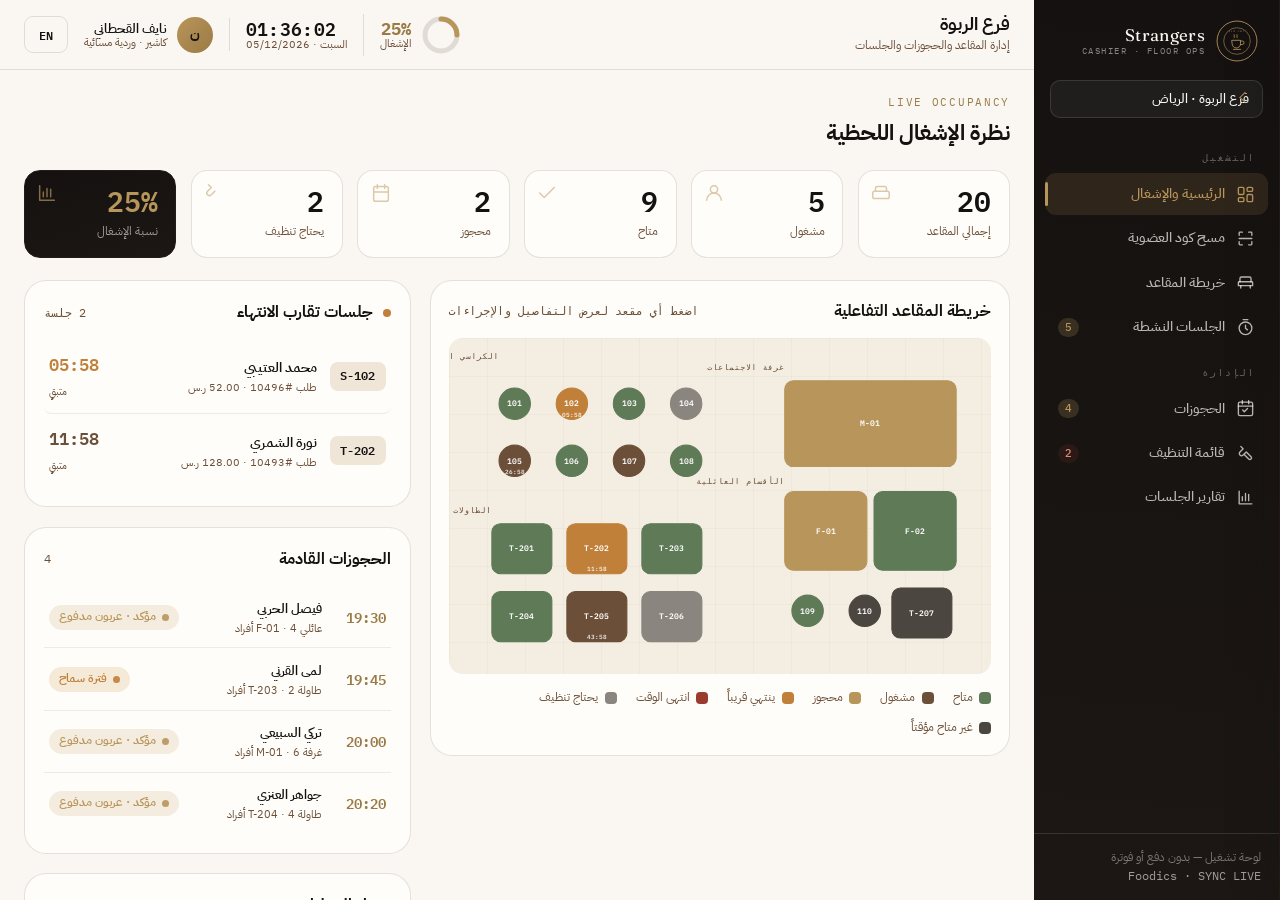
<file: cashier.html>
<!DOCTYPE html>
<html lang="ar" dir="rtl">
<head>
<meta charset="UTF-8">
<meta name="viewport" content="width=device-width, initial-scale=1.0">
<title>Strangers · لوحة الكاشير للحجوزات والجلسات</title>
<meta name="description" content="لوحة تحكم إدارة المقاعد والحجوزات والجلسات لمقاهي Strangers — بدون دفع، بالتكامل مع Foodics.">
<link rel="preconnect" href="https://fonts.googleapis.com">
<link rel="preconnect" href="https://fonts.gstatic.com" crossorigin>
<link href="https://fonts.googleapis.com/css2?family=Fraunces:ital,opsz,wght@0,9..144,400;0,9..144,500;0,9..144,600;1,9..144,400&family=IBM+Plex+Sans+Arabic:wght@300;400;500;600;700&family=IBM+Plex+Mono:wght@400;500;600&display=swap" rel="stylesheet">
<style>
/* ============ TOKENS ============ */
:root{
  --bg:#FAF7F2;
  --surface:#EFE6D8;
  --surface-2:#F4EDE1;
  --card:#FFFDF9;
  --ink:#141110;
  --ink-soft:#3A322B;
  --brown:#4A3322;
  --brown-soft:#6B4F38;
  --gold:#B8955A;
  --gold-deep:#9A7A45;
  --gold-faint:rgba(184,149,90,.16);
  --line:rgba(74,51,34,.14);
  --line-2:rgba(74,51,34,.09);
  --line-dark:rgba(250,247,242,.12);
  --dark:#141110;
  --dark-2:#1C1714;
  --dark-3:#241C15;

  /* semantic seat/session states — muted, no neon */
  --st-avail:#5E7A57;      --st-avail-bg:rgba(94,122,87,.14);
  --st-reserved:#B8955A;   --st-reserved-bg:rgba(184,149,90,.16);
  --st-await:#C79A4E;      --st-await-bg:rgba(199,154,78,.16);
  --st-occupied:#6B4F38;   --st-occupied-bg:rgba(107,79,56,.14);
  --st-expiring:#C0803A;   --st-expiring-bg:rgba(192,128,58,.17);
  --st-expired:#9A3B2E;    --st-expired-bg:rgba(154,59,46,.14);
  --st-cleaning:#8A857E;   --st-cleaning-bg:rgba(138,133,126,.16);
  --st-unavail:#4B463F;    --st-unavail-bg:rgba(75,70,63,.13);

  --font-ar:"IBM Plex Sans Arabic",system-ui,sans-serif;
  --font-latin:"Fraunces",serif;
  --font-mono:"IBM Plex Mono",monospace;
  --ease-out:cubic-bezier(.16,1,.3,1);
  --ease-spring:cubic-bezier(.34,1.4,.64,1);
  --radius:16px;
  --radius-sm:11px;
  --radius-lg:22px;
  --shadow:0 20px 50px -30px rgba(74,51,34,.4);
  --shadow-sm:0 8px 24px -16px rgba(74,51,34,.4);
  --sidebar-w:246px;
}
*{margin:0;padding:0;box-sizing:border-box}
html,body{height:100%}
body{
  font-family:var(--font-ar);
  background:var(--bg);
  color:var(--ink);
  line-height:1.6;
  font-size:15px;
  -webkit-font-smoothing:antialiased;
  overflow:hidden;
}
::selection{background:var(--gold);color:#fff}
button{font-family:inherit;cursor:pointer;border:none;background:none;color:inherit}
input,select,textarea{font-family:inherit;font-size:1rem;color:var(--ink)}
a{color:inherit;text-decoration:none}
.mono{font-family:var(--font-mono);font-variant-numeric:tabular-nums}
.latin{font-family:var(--font-latin)}
html[lang="en"]{font-family:var(--font-latin)}
html[lang="en"] body{font-family:"IBM Plex Sans Arabic",system-ui,sans-serif}

/* ============ APP SHELL ============ */
.app{display:grid;grid-template-columns:var(--sidebar-w) 1fr;height:100dvh}

/* --- sidebar (right in RTL) --- */
.sidebar{
  background:linear-gradient(185deg,var(--dark) 0%,var(--dark-2) 100%);
  color:var(--bg);display:flex;flex-direction:column;
  border-inline-start:1px solid var(--dark-3);
  position:relative;z-index:20;
}
.sb-brand{display:flex;align-items:center;gap:.7rem;padding:1.25rem 1.3rem 1.1rem}
.sb-brand svg{width:42px;height:42px;color:var(--gold);flex-shrink:0}
.sb-brand .bt{font-family:var(--font-latin);font-size:1.05rem;letter-spacing:.02em;line-height:1.1}
.sb-brand .bt small{display:block;font-family:var(--font-mono);font-size:.58rem;letter-spacing:.16em;color:rgba(250,247,242,.5);margin-top:2px}
.sb-branchpick{margin:0 1rem .6rem;position:relative}
.sb-branchpick select{
  width:100%;background:rgba(250,247,242,.05);border:1px solid var(--line-dark);
  color:var(--bg);border-radius:10px;padding:.55rem .8rem;font-size:.82rem;font-weight:500;
  appearance:none;cursor:pointer;
}
.sb-branchpick::after{content:"";position:absolute;inset-inline-start:.85rem;top:50%;width:7px;height:7px;border-inline-end:1.6px solid var(--gold);border-bottom:1.6px solid var(--gold);transform:translateY(-70%) rotate(45deg);pointer-events:none}
.sb-nav{flex:1;overflow-y:auto;padding:.5rem .7rem;display:flex;flex-direction:column;gap:2px}
.sb-nav .grp{font-family:var(--font-mono);font-size:.6rem;letter-spacing:.18em;color:rgba(250,247,242,.36);padding:.9rem .8rem .35rem;text-transform:uppercase}
.navlink{
  display:flex;align-items:center;gap:.7rem;padding:.62rem .8rem;border-radius:11px;
  font-size:.88rem;font-weight:500;color:rgba(250,247,242,.72);
  transition:background .22s,color .22s;position:relative;
}
.navlink svg{width:19px;height:19px;stroke:currentColor;fill:none;stroke-width:1.7;stroke-linecap:round;stroke-linejoin:round;flex-shrink:0}
.navlink:hover{background:rgba(250,247,242,.06);color:var(--bg)}
.navlink.active{background:rgba(184,149,90,.15);color:var(--gold)}
.navlink.active::before{content:"";position:absolute;inset-inline-end:0;top:22%;bottom:22%;width:3px;border-radius:3px;background:var(--gold)}
.navlink .badge{margin-inline-start:auto;font-family:var(--font-mono);font-size:.68rem;background:rgba(184,149,90,.22);color:var(--gold);border-radius:999px;padding:.05rem .45rem;min-width:20px;text-align:center}
.navlink .badge.warn{background:var(--st-expired-bg);color:#E08A7C}
.sb-foot{padding:.9rem 1.1rem;border-top:1px solid var(--line-dark);font-size:.72rem;color:rgba(250,247,242,.42)}
.sb-foot .mono{color:rgba(250,247,242,.6)}

/* --- header --- */
.main{display:flex;flex-direction:column;min-width:0;overflow:hidden}
.topbar{
  display:flex;align-items:center;gap:1rem;padding:.85rem 1.5rem;
  background:rgba(250,247,242,.85);backdrop-filter:blur(14px);
  border-bottom:1px solid var(--line);flex-shrink:0;z-index:10;
}
.tb-title h1{font-size:1.12rem;font-weight:700;line-height:1.2}
.tb-title p{font-size:.74rem;color:var(--brown-soft);margin-top:1px}
.tb-spacer{flex:1}
.tb-clock{
  display:flex;flex-direction:column;align-items:flex-end;line-height:1.15;
  padding-inline-end:1rem;border-inline-end:1px solid var(--line);
}
.tb-clock .t{font-family:var(--font-mono);font-size:1.15rem;font-weight:600;color:var(--ink);letter-spacing:.02em}
.tb-clock .d{font-size:.68rem;color:var(--brown-soft)}
.tb-occ{display:flex;align-items:center;gap:.6rem;padding-inline-end:1rem;border-inline-end:1px solid var(--line)}
.occ-ring{width:42px;height:42px;flex-shrink:0}
.tb-occ .ot{line-height:1.1}
.tb-occ .ot b{font-family:var(--font-mono);font-size:1.05rem;color:var(--gold-deep)}
.tb-occ .ot small{display:block;font-size:.66rem;color:var(--brown-soft)}
.tb-cashier{display:flex;align-items:center;gap:.6rem}
.tb-cashier .av{width:36px;height:36px;border-radius:50%;background:linear-gradient(135deg,var(--gold),var(--gold-deep));display:flex;align-items:center;justify-content:center;font-weight:700;color:var(--dark);font-size:.85rem;flex-shrink:0}
.tb-cashier .cn{line-height:1.15}
.tb-cashier .cn b{font-size:.82rem;font-weight:600}
.tb-cashier .cn small{display:block;font-size:.66rem;color:var(--brown-soft)}
.lang-btn{
  font-family:var(--font-mono);font-size:.75rem;font-weight:600;
  border:1px solid var(--line);border-radius:9px;padding:.45rem .7rem;color:var(--ink);
  transition:all .25s;min-width:44px;
}
.lang-btn:hover{border-color:var(--gold);color:var(--gold-deep)}

/* --- content scroll --- */
.content{flex:1;overflow-y:auto;padding:1.5rem;scroll-behavior:smooth}
.page{display:none;animation:pageIn .4s var(--ease-out)}
.page.current{display:block}
@keyframes pageIn{from{opacity:0;transform:translateY(10px)}to{opacity:1;transform:none}}
.page-head{margin-bottom:1.2rem;display:flex;align-items:flex-end;gap:1rem;flex-wrap:wrap}
.page-head h2{font-size:1.35rem;font-weight:700}
.page-head .eyebrow{font-family:var(--font-mono);font-size:.66rem;letter-spacing:.16em;color:var(--gold-deep);text-transform:uppercase;display:block;margin-bottom:.3rem}
.page-head p{font-size:.82rem;color:var(--brown-soft);max-width:60ch}
.ph-spacer{flex:1}

/* ============ STAT CARDS ============ */
.stat-grid{display:grid;grid-template-columns:repeat(6,1fr);gap:.9rem;margin-bottom:1.4rem}
.stat{
  background:var(--card);border:1px solid var(--line);border-radius:var(--radius);
  padding:1rem 1.1rem;position:relative;overflow:hidden;transition:transform .3s var(--ease-spring),box-shadow .3s;
}
.stat:hover{transform:translateY(-3px);box-shadow:var(--shadow-sm)}
.stat .sv{font-family:var(--font-mono);font-size:1.75rem;font-weight:600;line-height:1;color:var(--ink)}
.stat .sl{font-size:.74rem;color:var(--brown-soft);margin-top:.45rem}
.stat .si{position:absolute;inset-inline-end:.7rem;top:.7rem;width:22px;height:22px;opacity:.5}
.stat .si svg{width:100%;height:100%;stroke:var(--gold);fill:none;stroke-width:1.6;stroke-linecap:round;stroke-linejoin:round}
.stat.accent{background:linear-gradient(165deg,var(--dark),var(--dark-2));border-color:var(--dark-3)}
.stat.accent .sv{color:var(--gold)}
.stat.accent .sl{color:rgba(250,247,242,.6)}
.stat.accent .si{opacity:.7}

/* ============ DASH LAYOUT ============ */
.dash-cols{display:grid;grid-template-columns:1.5fr 1fr;gap:1.2rem;align-items:start}
.panel{background:var(--card);border:1px solid var(--line);border-radius:var(--radius-lg);padding:1.2rem}
.panel-h{display:flex;align-items:center;gap:.6rem;margin-bottom:.9rem}
.panel-h h3{font-size:.98rem;font-weight:700}
.panel-h .cnt{font-family:var(--font-mono);font-size:.72rem;color:var(--brown-soft);margin-inline-start:auto}
.panel-h .dotpulse{width:8px;height:8px;border-radius:50%;background:var(--st-expiring);box-shadow:0 0 0 0 rgba(192,128,58,.5);animation:pulse 1.8s infinite}
@keyframes pulse{0%{box-shadow:0 0 0 0 rgba(192,128,58,.5)}70%{box-shadow:0 0 0 7px rgba(192,128,58,0)}100%{box-shadow:0 0 0 0 rgba(192,128,58,0)}}

/* expiring session rows */
.exp-row{
  display:flex;align-items:center;gap:.8rem;padding:.7rem .3rem;border-bottom:1px solid var(--line-2);cursor:pointer;transition:background .2s;border-radius:8px;
}
.exp-row:last-child{border-bottom:none}
.exp-row:hover{background:var(--surface-2)}
.exp-row .seatpill{font-family:var(--font-mono);font-size:.78rem;font-weight:600;background:var(--surface);border-radius:8px;padding:.3rem .55rem;min-width:56px;text-align:center}
.exp-row .who b{font-size:.86rem;font-weight:600}
.exp-row .who small{display:block;font-size:.7rem;color:var(--brown-soft)}
.exp-row .rtime{margin-inline-start:auto;text-align:end}
.exp-row .rtime .cd{font-family:var(--font-mono);font-size:1.05rem;font-weight:600}
.exp-row .rtime small{font-size:.64rem;color:var(--brown-soft)}
.cd.t15{color:var(--st-occupied)} .cd.t10{color:var(--st-expiring)} .cd.t5{color:var(--st-expired)} .cd.over{color:var(--st-expired)}
.empty-note{text-align:center;color:var(--brown-soft);font-size:.82rem;padding:1.6rem 0}

/* upcoming reservations mini */
.resv-mini{display:flex;align-items:center;gap:.75rem;padding:.6rem .3rem;border-bottom:1px solid var(--line-2)}
.resv-mini:last-child{border-bottom:none}
.resv-mini .rt{font-family:var(--font-mono);font-size:.85rem;font-weight:600;color:var(--gold-deep);min-width:52px}
.resv-mini .rn b{font-size:.84rem;font-weight:600}
.resv-mini .rn small{display:block;font-size:.7rem;color:var(--brown-soft)}
.resv-mini .rs{margin-inline-start:auto}

/* status chip */
.chip{display:inline-flex;align-items:center;gap:.4rem;border-radius:999px;padding:.22rem .6rem;font-size:.72rem;font-weight:600;white-space:nowrap}
.chip i{width:7px;height:7px;border-radius:50%;background:currentColor;opacity:.9}
.chip.available{color:var(--st-avail);background:var(--st-avail-bg)}
.chip.reserved{color:var(--st-reserved);background:var(--st-reserved-bg)}
.chip.awaiting{color:var(--st-await);background:var(--st-await-bg)}
.chip.occupied{color:var(--st-occupied);background:var(--st-occupied-bg)}
.chip.expiring{color:var(--st-expiring);background:var(--st-expiring-bg)}
.chip.expired{color:var(--st-expired);background:var(--st-expired-bg)}
.chip.renewal{color:var(--st-await);background:var(--st-await-bg)}
.chip.cleaning{color:var(--st-cleaning);background:var(--st-cleaning-bg)}
.chip.unavailable,.chip.outofservice{color:var(--st-unavail);background:var(--st-unavail-bg)}

/* ============ SEAT MAP ============ */
.map-wrap{display:grid;grid-template-columns:1fr;gap:1rem}
.map-panel{background:var(--card);border:1px solid var(--line);border-radius:var(--radius-lg);padding:1.1rem}
.seatmap{width:100%;height:auto;display:block;touch-action:manipulation;border-radius:14px;background:
  linear-gradient(rgba(74,51,34,.03) 1px,transparent 1px),
  linear-gradient(90deg,rgba(74,51,34,.03) 1px,transparent 1px);
  background-size:38px 38px;background-color:var(--surface-2)}
.seat{cursor:pointer;transition:opacity .2s}
.seat:hover{opacity:.82}
.seat .shape{transition:fill .4s,stroke .3s}
.seat.sel .shape{stroke:var(--ink);stroke-width:3}
.seat .lbl{font-family:var(--font-mono);font-size:11px;font-weight:600;fill:#fff;pointer-events:none;dominant-baseline:middle;text-anchor:middle}
.seat .lbl.dark{fill:var(--ink)}
.zone-lbl{font-family:var(--font-mono);font-size:11px;letter-spacing:.1em;fill:var(--brown-soft);text-transform:uppercase}
.legend{display:flex;flex-wrap:wrap;gap:.7rem 1.2rem;margin-top:.9rem;font-size:.74rem;color:var(--brown-soft)}
.legend span{display:inline-flex;align-items:center;gap:.4rem}
.legend i{width:12px;height:12px;border-radius:4px;display:inline-block}

/* ============ SIDE DRAWER ============ */
.scrim{position:fixed;inset:0;background:rgba(20,17,16,.42);opacity:0;pointer-events:none;transition:opacity .35s;z-index:40}
.scrim.open{opacity:1;pointer-events:auto}
.drawer{
  position:fixed;top:0;height:100dvh;width:min(420px,92vw);
  background:var(--bg);z-index:50;box-shadow:0 0 60px -10px rgba(20,17,16,.4);
  transition:transform .42s var(--ease-out);
  display:flex;flex-direction:column;
}
html[dir="ltr"] .drawer{left:0;right:auto;transform:translateX(-102%)}
html[dir="rtl"] .drawer{right:0;left:auto;transform:translateX(102%)}
html[dir="ltr"] .drawer.open,html[dir="rtl"] .drawer.open{transform:translateX(0)}
.drawer-h{display:flex;align-items:center;gap:.7rem;padding:1.1rem 1.2rem;border-bottom:1px solid var(--line);flex-shrink:0}
.drawer-h .did{font-family:var(--font-mono);font-size:1.4rem;font-weight:600;color:var(--gold-deep)}
.drawer-h .dclose{margin-inline-start:auto;width:34px;height:34px;border-radius:9px;display:flex;align-items:center;justify-content:center;background:var(--surface);transition:background .2s}
.drawer-h .dclose:hover{background:var(--surface-2)}
.drawer-h .dclose svg{width:17px;height:17px;stroke:var(--ink);stroke-width:2;fill:none;stroke-linecap:round}
.drawer-b{flex:1;overflow-y:auto;padding:1.2rem}
.drawer-sec{margin-bottom:1.3rem}
.drawer-sec>.st{font-family:var(--font-mono);font-size:.64rem;letter-spacing:.14em;color:var(--brown-soft);text-transform:uppercase;margin-bottom:.6rem;display:block}
.kv{display:flex;justify-content:space-between;gap:1rem;font-size:.84rem;padding:.4rem 0;border-bottom:1px dashed var(--line-2)}
.kv:last-child{border-bottom:none}
.kv .k{color:var(--brown-soft)}
.kv .v{font-weight:600;text-align:end}
.kv .v.mono{font-family:var(--font-mono)}

/* countdown block */
.cd-block{background:var(--card);border:1px solid var(--line);border-radius:var(--radius);padding:1.1rem;text-align:center;margin-bottom:1rem}
.cd-block .cd-big{font-family:var(--font-mono);font-size:2.6rem;font-weight:600;line-height:1;letter-spacing:.02em}
.cd-block .cd-cap{font-size:.72rem;color:var(--brown-soft);margin-top:.4rem}
.cd-block.prep{background:var(--st-await-bg);border-color:transparent}
.cd-block.prep .cd-big{font-size:1.15rem;color:var(--gold-deep);line-height:1.4}
.cd-bar{height:6px;background:var(--surface);border-radius:999px;overflow:hidden;margin-top:.8rem}
.cd-bar span{display:block;height:100%;background:linear-gradient(90deg,var(--st-avail),var(--gold));border-radius:999px;transition:width 1s linear,background .5s}

/* buttons */
.btn{display:inline-flex;align-items:center;justify-content:center;gap:.5rem;font-weight:600;font-size:.86rem;border-radius:11px;padding:.7rem 1.1rem;transition:transform .2s var(--ease-spring),box-shadow .25s,background .2s,border-color .2s;min-height:44px;white-space:nowrap}
.btn:active{transform:scale(.97)}
.btn svg{width:17px;height:17px;stroke:currentColor;fill:none;stroke-width:1.8;stroke-linecap:round;stroke-linejoin:round}
.btn-gold{background:var(--gold);color:var(--dark);box-shadow:var(--shadow-sm)}
.btn-gold:hover{background:var(--gold-deep);color:var(--bg);transform:translateY(-2px)}
.btn-dark{background:var(--dark);color:var(--bg)}
.btn-dark:hover{transform:translateY(-2px);box-shadow:var(--shadow)}
.btn-ghost{border:1.5px solid var(--line);color:var(--ink)}
.btn-ghost:hover{border-color:var(--gold);color:var(--gold-deep)}
.btn-danger{background:var(--st-expired-bg);color:var(--st-expired)}
.btn-danger:hover{background:var(--st-expired);color:#fff}
.btn-avail{background:var(--st-avail-bg);color:var(--st-avail)}
.btn-avail:hover{background:var(--st-avail);color:#fff}
.btn.full{width:100%}
.btn.sm{padding:.5rem .8rem;min-height:38px;font-size:.8rem;border-radius:9px}
.btn:disabled{opacity:.45;cursor:not-allowed;transform:none}
.btn-row{display:grid;grid-template-columns:1fr 1fr;gap:.6rem;margin-top:.7rem}
.btn-row.one{grid-template-columns:1fr}

/* ============ QR SCAN ============ */
.qr-layout{display:grid;grid-template-columns:.85fr 1.15fr;gap:1.3rem;align-items:start}
.scan-box{background:var(--card);border:1px solid var(--line);border-radius:var(--radius-lg);padding:1.6rem;text-align:center}
.scan-frame{
  width:190px;height:190px;margin:1rem auto;border-radius:20px;position:relative;
  background:linear-gradient(135deg,var(--dark),var(--dark-2));display:flex;align-items:center;justify-content:center;overflow:hidden;
}
.scan-frame svg.qricon{width:88px;height:88px;stroke:rgba(184,149,90,.5);fill:none;stroke-width:1.4}
.scan-frame .corner{position:absolute;width:26px;height:26px;border:3px solid var(--gold)}
.scan-frame .c1{top:14px;inset-inline-start:14px;border-inline-end:none;border-bottom:none;border-radius:8px 0 0 0}
.scan-frame .c2{top:14px;inset-inline-end:14px;border-inline-start:none;border-bottom:none;border-radius:0 8px 0 0}
.scan-frame .c3{bottom:14px;inset-inline-start:14px;border-inline-end:none;border-top:none;border-radius:0 0 0 8px}
.scan-frame .c4{bottom:14px;inset-inline-end:14px;border-inline-start:none;border-top:none;border-radius:0 0 8px 0}
.scan-line{position:absolute;inset-inline:20px;height:2px;background:linear-gradient(90deg,transparent,var(--gold),transparent);top:20px;animation:scanmove 2.4s ease-in-out infinite}
@keyframes scanmove{0%,100%{top:20px}50%{top:168px}}
.field{display:flex;flex-direction:column;gap:.4rem;text-align:start;margin-top:1rem}
.field label{font-size:.78rem;font-weight:600;color:var(--ink-soft)}
.field input,.field select{border:1.5px solid var(--line);border-radius:10px;padding:.65rem .85rem;background:var(--card);min-height:44px;transition:border-color .25s,box-shadow .25s;width:100%}
.field input:focus,.field select:focus{outline:none;border-color:var(--gold);box-shadow:0 0 0 3px var(--gold-faint)}
.field input::placeholder{color:rgba(74,51,34,.4)}

/* customer profile card */
.cust-card{background:var(--card);border:1px solid var(--line);border-radius:var(--radius-lg);overflow:hidden;min-height:280px}
.cust-empty{display:flex;flex-direction:column;align-items:center;justify-content:center;height:280px;color:var(--brown-soft);gap:.8rem;text-align:center;padding:2rem}
.cust-empty svg{width:52px;height:52px;stroke:var(--line);stroke-width:1.4;fill:none}
.cust-head{background:linear-gradient(135deg,var(--dark),var(--dark-2));color:var(--bg);padding:1.3rem 1.4rem;display:flex;align-items:center;gap:1rem;position:relative;overflow:hidden}
.cust-head::after{content:"";position:absolute;inset-inline-end:-30px;top:-30px;width:140px;height:140px;background:radial-gradient(circle,rgba(184,149,90,.22),transparent 70%)}
.cust-head .cav{width:56px;height:56px;border-radius:16px;background:linear-gradient(135deg,var(--gold),var(--gold-deep));display:flex;align-items:center;justify-content:center;font-weight:700;color:var(--dark);font-size:1.3rem;flex-shrink:0;z-index:1}
.cust-head .cinfo{z-index:1}
.cust-head .cinfo h3{font-size:1.15rem;font-weight:700}
.cust-head .cinfo .cmeta{font-family:var(--font-mono);font-size:.74rem;color:rgba(250,247,242,.6);margin-top:2px}
.tier-badge{margin-inline-start:auto;z-index:1;font-family:var(--font-latin);font-style:italic;font-size:.9rem;color:var(--gold);border:1px solid rgba(184,149,90,.5);border-radius:999px;padding:.25rem .8rem}
.cust-stats{display:grid;grid-template-columns:repeat(4,1fr);gap:1px;background:var(--line);border-bottom:1px solid var(--line)}
.cust-stats .cs{background:var(--card);padding:.9rem;text-align:center}
.cust-stats .cs b{font-family:var(--font-mono);font-size:1.2rem;color:var(--gold-deep);display:block}
.cust-stats .cs small{font-size:.68rem;color:var(--brown-soft)}
.cust-body{padding:1.2rem 1.4rem}

/* ============ TABLES ============ */
.tbl-wrap{background:var(--card);border:1px solid var(--line);border-radius:var(--radius-lg);overflow:hidden}
.tbl-tools{display:flex;gap:.6rem;padding:1rem 1.2rem;border-bottom:1px solid var(--line);align-items:center;flex-wrap:wrap}
.tbl-tools .seg{display:flex;gap:.3rem;background:var(--surface-2);border-radius:10px;padding:.25rem}
.tbl-tools .seg button{font-size:.78rem;font-weight:600;padding:.4rem .8rem;border-radius:8px;color:var(--brown-soft);transition:all .2s}
.tbl-tools .seg button.on{background:var(--card);color:var(--ink);box-shadow:var(--shadow-sm)}
table{width:100%;border-collapse:collapse}
thead th{font-size:.72rem;font-weight:600;color:var(--brown-soft);text-align:start;padding:.75rem 1.2rem;border-bottom:1px solid var(--line);white-space:nowrap;background:var(--surface-2)}
tbody td{padding:.8rem 1.2rem;font-size:.84rem;border-bottom:1px solid var(--line-2);vertical-align:middle}
tbody tr:last-child td{border-bottom:none}
tbody tr{transition:background .18s}
tbody tr:hover{background:var(--surface-2)}
td .mono{font-weight:600}
td .grace{font-family:var(--font-mono);font-weight:600}
.rowbtns{display:flex;gap:.4rem;justify-content:flex-end}

/* ============ CLEANING ============ */
.clean-grid{display:grid;grid-template-columns:repeat(auto-fill,minmax(230px,1fr));gap:1rem}
.clean-card{background:var(--card);border:1px solid var(--line);border-radius:var(--radius);padding:1.1rem;transition:transform .3s var(--ease-spring),box-shadow .3s}
.clean-card:hover{transform:translateY(-3px);box-shadow:var(--shadow-sm)}
.clean-card .ch{display:flex;align-items:center;gap:.6rem;margin-bottom:.7rem}
.clean-card .ch .seatpill{font-family:var(--font-mono);font-size:.9rem;font-weight:600;background:var(--st-cleaning-bg);color:var(--st-cleaning);border-radius:9px;padding:.35rem .6rem}
.clean-card .cmeta{font-size:.76rem;color:var(--brown-soft);margin-bottom:.3rem}
.clean-card .cmeta b{color:var(--ink)}
.clean-card .waited{font-family:var(--font-mono);font-size:.76rem;color:var(--st-expiring);margin-bottom:.8rem}

/* ============ REPORTS ============ */
.rep-grid{display:grid;grid-template-columns:repeat(4,1fr);gap:.9rem;margin-bottom:1.3rem}
.rep-cols{display:grid;grid-template-columns:1.3fr 1fr;gap:1.2rem;align-items:start}
.bar-chart{display:flex;align-items:flex-end;gap:.5rem;height:200px;padding-top:1rem}
.bar-chart .bar{flex:1;display:flex;flex-direction:column;align-items:center;gap:.4rem;height:100%;justify-content:flex-end}
.bar-chart .bar .col{width:100%;max-width:34px;background:linear-gradient(180deg,var(--gold),var(--gold-deep));border-radius:7px 7px 0 0;transition:height 1s var(--ease-out);position:relative}
.bar-chart .bar .col.peak{background:linear-gradient(180deg,var(--st-expired),#7A2E24)}
.bar-chart .bar small{font-family:var(--font-mono);font-size:.66rem;color:var(--brown-soft)}
.bar-chart .bar .val{font-family:var(--font-mono);font-size:.68rem;font-weight:600;color:var(--ink-soft)}
.donut-wrap{display:flex;align-items:center;gap:1.2rem}
.rep-list .rl{display:flex;align-items:center;gap:.7rem;padding:.6rem 0;border-bottom:1px solid var(--line-2);font-size:.84rem}
.rep-list .rl:last-child{border-bottom:none}
.rep-list .rl .rv{margin-inline-start:auto;font-family:var(--font-mono);font-weight:600}
.rep-list .rl .rbar{flex:1;height:6px;background:var(--surface);border-radius:999px;overflow:hidden;max-width:120px}
.rep-list .rl .rbar span{display:block;height:100%;background:var(--gold);border-radius:999px}

/* ============ AUDIT LOG ============ */
.audit{background:var(--card);border:1px solid var(--line);border-radius:var(--radius-lg);padding:1.1rem;max-height:340px;overflow-y:auto}
.audit-row{display:flex;gap:.7rem;padding:.5rem 0;border-bottom:1px solid var(--line-2);font-size:.8rem}
.audit-row:last-child{border-bottom:none}
.audit-row .at{font-family:var(--font-mono);font-size:.72rem;color:var(--brown-soft);flex-shrink:0;min-width:52px}
.audit-row .adot{width:7px;height:7px;border-radius:50%;background:var(--gold);margin-top:.4rem;flex-shrink:0}
.audit-row .atx b{font-weight:600}

/* order preview */
.order-card{background:var(--surface-2);border:1px solid var(--line);border-radius:var(--radius);padding:1rem;margin-top:.8rem}
.order-card .oh{display:flex;align-items:center;gap:.5rem;margin-bottom:.7rem}
.order-card .oh .foodics{font-family:var(--font-mono);font-size:.68rem;font-weight:600;color:#fff;background:#3A322B;border-radius:6px;padding:.2rem .5rem}

/* ============ TOAST ============ */
.toast-wrap{position:fixed;bottom:1.4rem;inset-inline-start:50%;transform:translateX(-50%);z-index:80;display:flex;flex-direction:column;gap:.6rem;align-items:center;pointer-events:none}
html[dir="rtl"] .toast-wrap{transform:translateX(50%);inset-inline-start:auto;inset-inline-end:50%}
.toast{
  background:var(--dark);color:var(--bg);border-radius:12px;padding:.8rem 1.2rem;
  display:flex;align-items:center;gap:.7rem;font-size:.85rem;font-weight:500;
  box-shadow:var(--shadow);border:1px solid rgba(184,149,90,.35);
  transform:translateY(20px);opacity:0;animation:toastIn .4s var(--ease-out) forwards;max-width:90vw;
}
.toast .tdot{width:9px;height:9px;border-radius:50%;flex-shrink:0}
.toast.info .tdot{background:var(--gold)}
.toast.warn .tdot{background:var(--st-expiring)}
.toast.danger .tdot{background:#E08A7C}
.toast.good .tdot{background:var(--st-avail)}
@keyframes toastIn{to{transform:translateY(0);opacity:1}}
.toast.out{animation:toastOut .35s var(--ease-out) forwards}
@keyframes toastOut{to{transform:translateY(14px);opacity:0}}

/* form modal (extend/transfer) */
.modal-scrim{position:fixed;inset:0;background:rgba(20,17,16,.5);z-index:60;opacity:0;pointer-events:none;transition:opacity .3s;display:flex;align-items:center;justify-content:center;padding:1.5rem}
.modal-scrim.open{opacity:1;pointer-events:auto}
.modal{background:var(--bg);border-radius:var(--radius-lg);width:min(440px,100%);padding:1.5rem;box-shadow:var(--shadow);transform:scale(.94);transition:transform .3s var(--ease-spring);max-height:88dvh;overflow-y:auto}
.modal-scrim.open .modal{transform:scale(1)}
.modal h3{font-size:1.1rem;font-weight:700;margin-bottom:.3rem}
.modal p.msub{font-size:.8rem;color:var(--brown-soft);margin-bottom:1.1rem}
.opt-row{display:flex;flex-direction:column;gap:.5rem;margin-bottom:1rem}
.opt{display:flex;align-items:center;gap:.7rem;border:1.5px solid var(--line);border-radius:12px;padding:.8rem 1rem;cursor:pointer;transition:border-color .2s,background .2s}
.opt:hover{border-color:var(--gold)}
.opt.sel{border-color:var(--gold);background:var(--gold-faint)}
.opt .oradio{width:18px;height:18px;border-radius:50%;border:2px solid var(--line);flex-shrink:0;display:flex;align-items:center;justify-content:center}
.opt.sel .oradio{border-color:var(--gold)}
.opt.sel .oradio::after{content:"";width:9px;height:9px;border-radius:50%;background:var(--gold)}
.opt .otx{flex:1}
.opt .otx b{font-size:.86rem;font-weight:600;display:block}
.opt .otx small{font-size:.72rem;color:var(--brown-soft)}
.opt .oval{font-family:var(--font-mono);font-weight:600;font-size:.85rem;color:var(--gold-deep)}

/* small helpers */
.seatpick-grid{display:grid;grid-template-columns:repeat(auto-fill,minmax(70px,1fr));gap:.5rem;margin-top:.5rem;max-height:200px;overflow-y:auto}
.seatpick-grid .sp{border:1.5px solid var(--line);border-radius:9px;padding:.5rem;text-align:center;cursor:pointer;font-family:var(--font-mono);font-size:.76rem;font-weight:600;transition:all .2s}
.seatpick-grid .sp:hover{border-color:var(--gold)}
.seatpick-grid .sp.sel{border-color:var(--gold);background:var(--gold-faint);color:var(--gold-deep)}
.hint{font-size:.74rem;color:var(--brown-soft);margin-top:.5rem;display:flex;gap:.4rem;align-items:flex-start}
.hint svg{width:15px;height:15px;stroke:var(--gold);fill:none;stroke-width:1.7;flex-shrink:0;margin-top:2px}
.divider{height:1px;background:var(--line);margin:1rem 0}
.pill-info{display:inline-flex;align-items:center;gap:.4rem;font-family:var(--font-mono);font-size:.74rem;background:var(--surface);border-radius:8px;padding:.3rem .6rem;font-weight:600}

/* reduced motion */
@media (prefers-reduced-motion: reduce){
  *,*::before,*::after{animation-duration:.001ms !important;animation-iteration-count:1 !important;transition-duration:.01ms !important;scroll-behavior:auto !important}
}

/* responsive */
@media (max-width:1180px){
  .stat-grid{grid-template-columns:repeat(3,1fr)}
  .dash-cols,.qr-layout,.rep-cols{grid-template-columns:1fr}
  .rep-grid{grid-template-columns:repeat(2,1fr)}
}
@media (max-width:820px){
  :root{--sidebar-w:0px}
  .app{grid-template-columns:1fr}
  .sidebar{position:fixed;top:0;height:100dvh;width:250px;transition:transform .4s var(--ease-out);z-index:60;border-inline-start:none}
  html[dir="rtl"] .sidebar{right:0;left:auto;transform:translateX(100%)}
  html[dir="ltr"] .sidebar{left:0;right:auto;transform:translateX(-100%)}
  .sidebar.open{transform:translateX(0)!important}
  .menu-toggle{display:flex!important}
  .stat-grid{grid-template-columns:repeat(2,1fr)}
  .tb-clock .d,.tb-occ .ot small{display:none}
  .tb-cashier .cn{display:none}
}
.menu-toggle{display:none;width:40px;height:40px;border-radius:10px;background:var(--surface);align-items:center;justify-content:center}
.menu-toggle svg{width:20px;height:20px;stroke:var(--ink);stroke-width:2;fill:none;stroke-linecap:round}
</style>
</head>
<body>

<!-- SVG defs: logo -->
<svg width="0" height="0" style="position:absolute" aria-hidden="true"><defs>
  <g id="stampLogo">
    <circle cx="60" cy="60" r="57" fill="none" stroke="currentColor" stroke-width="2.5"/>
    <circle cx="60" cy="60" r="38" fill="none" stroke="currentColor" stroke-width="1.6"/>
    <g fill="none" stroke="currentColor" stroke-width="2.4" stroke-linecap="round" stroke-linejoin="round">
      <path d="M46 58 h24 v10 a12 12 0 0 1 -24 0 z"/>
      <path d="M70 60 h5 a5 5 0 0 1 0 10 h-5"/>
      <path d="M52 50 c-2 -3 2 -5 0 -8"/>
      <path d="M60 50 c-2 -3 2 -5 0 -8"/>
      <path d="M50 84 h20"/>
    </g>
    <text x="60" y="34" text-anchor="middle" font-family="IBM Plex Mono, monospace" font-size="6" letter-spacing="2" fill="currentColor">ESTD 2017</text>
  </g>
</defs></svg>

<div class="app">
  <!-- ============ SIDEBAR ============ -->
  <aside class="sidebar" id="sidebar">
    <div class="sb-brand">
      <svg viewBox="0 0 120 120"><use href="#stampLogo"/></svg>
      <div class="bt">Strangers<small data-k="brandSub">CASHIER · FLOOR OPS</small></div>
    </div>
    <div class="sb-branchpick">
      <select id="branchSelect" aria-label="branch">
        <option value="rbw">فرع الربوة · الرياض</option>
        <option value="ktb">فرع الكتيبة · الرياض</option>
        <option value="ula">فرع العليا · الرياض</option>
      </select>
    </div>
    <nav class="sb-nav" id="sbNav">
      <span class="grp" data-k="grpMain">التشغيل</span>
      <a class="navlink active" data-tab="home"><svg viewBox="0 0 24 24"><rect x="3" y="3" width="7" height="9" rx="1.5"/><rect x="14" y="3" width="7" height="5" rx="1.5"/><rect x="14" y="12" width="7" height="9" rx="1.5"/><rect x="3" y="16" width="7" height="5" rx="1.5"/></svg><span data-k="navHome">الرئيسية والإشغال</span></a>
      <a class="navlink" data-tab="scan"><svg viewBox="0 0 24 24"><path d="M4 8V5a1 1 0 0 1 1-1h3M20 8V5a1 1 0 0 0-1-1h-3M4 16v3a1 1 0 0 0 1 1h3M20 16v3a1 1 0 0 1-1 1h-3"/><path d="M4 12h16"/></svg><span data-k="navScan">مسح كود العضوية</span></a>
      <a class="navlink" data-tab="seats"><svg viewBox="0 0 24 24"><path d="M5 11V7a2 2 0 0 1 2-2h10a2 2 0 0 1 2 2v4"/><path d="M4 11h16a1 1 0 0 1 1 1v4H3v-4a1 1 0 0 1 1-1z"/><path d="M6 16v3M18 16v3"/></svg><span data-k="navSeats">خريطة المقاعد</span></a>
      <a class="navlink" data-tab="sessions"><svg viewBox="0 0 24 24"><circle cx="12" cy="13" r="8"/><path d="M12 9v4l2.5 2M9 2h6"/></svg><span data-k="navSessions">الجلسات النشطة</span><span class="badge" id="badgeSessions">0</span></a>
      <span class="grp" data-k="grpMng">الإدارة</span>
      <a class="navlink" data-tab="reservations"><svg viewBox="0 0 24 24"><rect x="3" y="4" width="18" height="17" rx="2"/><path d="M3 9h18M8 2v4M16 2v4M8.5 14l2 2 4-4"/></svg><span data-k="navResv">الحجوزات</span><span class="badge" id="badgeResv">0</span></a>
      <a class="navlink" data-tab="cleaning"><svg viewBox="0 0 24 24"><path d="M6 3l3 3M9 6l-4 4a2.8 2.8 0 0 0 4 4l4-4M13 10l6 6a2 2 0 0 1-3 3l-6-6"/></svg><span data-k="navClean">قائمة التنظيف</span><span class="badge warn" id="badgeClean">0</span></a>
      <a class="navlink" data-tab="reports"><svg viewBox="0 0 24 24"><path d="M4 20V4M4 20h16M8 16v-5M12 16V7M16 16v-8"/></svg><span data-k="navReports">تقارير الجلسات</span></a>
    </nav>
    <div class="sb-foot">
      <div data-k="footNote">لوحة تشغيل — بدون دفع أو فوترة</div>
      <div class="mono">Foodics · SYNC LIVE</div>
    </div>
  </aside>

  <!-- ============ MAIN ============ -->
  <div class="main">
    <header class="topbar">
      <button class="menu-toggle" id="menuToggle" aria-label="menu"><svg viewBox="0 0 24 24"><path d="M4 6h16M4 12h16M4 18h16"/></svg></button>
      <div class="tb-title">
        <h1 id="tbBranch">فرع الربوة</h1>
        <p data-k="tbSub">إدارة المقاعد والحجوزات والجلسات</p>
      </div>
      <div class="tb-spacer"></div>
      <div class="tb-occ">
        <svg class="occ-ring" viewBox="0 0 42 42" id="occRing">
          <circle cx="21" cy="21" r="16" fill="none" stroke="var(--line)" stroke-width="5"/>
          <circle cx="21" cy="21" r="16" fill="none" stroke="var(--gold)" stroke-width="5" stroke-linecap="round" stroke-dasharray="100.5" stroke-dashoffset="100.5" transform="rotate(-90 21 21)" id="occArc"/>
        </svg>
        <div class="ot"><b id="occPct">0%</b><small data-k="occLbl">الإشغال</small></div>
      </div>
      <div class="tb-clock">
        <span class="t" id="clockT">--:--:--</span>
        <span class="d" id="clockD">—</span>
      </div>
      <div class="tb-cashier">
        <div class="av">ن</div>
        <div class="cn"><b>نايف القحطاني</b><small data-k="cashierRole">كاشير · وردية مسائية</small></div>
      </div>
      <button class="lang-btn" id="langBtn">EN</button>
    </header>

    <main class="content" id="content">

      <!-- ===== HOME / OCCUPANCY ===== -->
      <section class="page current" id="page-home">
        <div class="page-head">
          <div>
            <span class="eyebrow">LIVE OCCUPANCY</span>
            <h2 data-k="homeTitle">نظرة الإشغال اللحظية</h2>
          </div>
        </div>
        <div class="stat-grid" id="homeStats"></div>

        <div class="dash-cols">
          <div style="display:flex;flex-direction:column;gap:1.2rem">
            <div class="map-panel">
              <div class="panel-h"><h3 data-k="mapTitle">خريطة المقاعد التفاعلية</h3><span class="cnt" data-k="mapHint">اضغط أي مقعد لعرض التفاصيل والإجراءات</span></div>
              <svg class="seatmap" id="seatmapHome" viewBox="0 0 760 470" role="group" aria-label="seat map"></svg>
              <div class="legend" id="legendHome"></div>
            </div>
          </div>
          <div style="display:flex;flex-direction:column;gap:1.2rem">
            <div class="panel">
              <div class="panel-h"><span class="dotpulse"></span><h3 data-k="expTitle">جلسات تقارب الانتهاء</h3><span class="cnt" id="expCount">—</span></div>
              <div id="expiringList"></div>
            </div>
            <div class="panel">
              <div class="panel-h"><h3 data-k="upResvTitle">الحجوزات القادمة</h3><span class="cnt" id="upResvCount">—</span></div>
              <div id="upcomingResv"></div>
            </div>
            <div class="panel">
              <div class="panel-h"><h3 data-k="auditTitle">سجل العمليات</h3></div>
              <div class="audit" id="auditLogHome" style="max-height:200px;padding:0;border:none"></div>
            </div>
          </div>
        </div>
      </section>

      <!-- ===== QR SCAN ===== -->
      <section class="page" id="page-scan">
        <div class="page-head">
          <div><span class="eyebrow">MEMBERSHIP · QR</span><h2 data-k="scanTitle">مسح كود العضوية</h2>
          <p data-k="scanDesc">امسح كود العضو أو أدخل رقم العضوية لجلب ملفه من نظام الولاء، ثم عيّن له مقعداً.</p></div>
        </div>
        <div class="qr-layout">
          <div class="scan-box">
            <div class="scan-frame">
              <svg class="qricon" viewBox="0 0 24 24"><rect x="3" y="3" width="7" height="7" rx="1"/><rect x="14" y="3" width="7" height="7" rx="1"/><rect x="3" y="14" width="7" height="7" rx="1"/><path d="M14 14h3v3M20 14v0M14 20h0M17 20h4v-3"/></svg>
              <span class="corner c1"></span><span class="corner c2"></span><span class="corner c3"></span><span class="corner c4"></span>
              <span class="scan-line"></span>
            </div>
            <button class="btn btn-dark full" id="simScanBtn"><svg viewBox="0 0 24 24"><path d="M4 12h16M4 8V5a1 1 0 0 1 1-1h3M20 8V5a1 1 0 0 0-1-1h-3M4 16v3a1 1 0 0 0 1 1h3M20 16v3a1 1 0 0 1-1 1h-3"/></svg><span data-k="simScan">محاكاة مسح كود</span></button>
            <div class="field">
              <label data-k="memLabel">أو أدخل رقم العضوية يدوياً</label>
              <input type="text" id="memInput" placeholder="STR-4xxxxx" inputmode="text">
            </div>
            <button class="btn btn-ghost full" id="lookupBtn" style="margin-top:.7rem"><span data-k="lookupBtn">جلب الملف</span></button>
            <div class="hint"><svg viewBox="0 0 24 24"><circle cx="12" cy="12" r="9"/><path d="M12 8h.01M11 12h1v4h1"/></svg><span data-k="scanHintTxt">جرّب: STR-448120 أو STR-330915 أو STR-501774</span></div>
          </div>
          <div class="cust-card" id="custCard">
            <div class="cust-empty" id="custEmpty">
              <svg viewBox="0 0 24 24"><circle cx="12" cy="8" r="4"/><path d="M4 21a8 8 0 0 1 16 0"/></svg>
              <div data-k="custEmptyTxt">لا يوجد عميل محدد — امسح كوداً أو أدخل رقم عضوية للبدء.</div>
            </div>
          </div>
        </div>
      </section>

      <!-- ===== SEAT MAP + ASSIGN ===== -->
      <section class="page" id="page-seats">
        <div class="page-head">
          <div><span class="eyebrow">FLOOR MAP</span><h2 data-k="seatsTitle">خريطة المقاعد</h2>
          <p data-k="seatsDesc">حالة كل مقعد لحظياً. اضغط المقعد لفتح لوحة الإجراءات: تعيين، ربط طلب، نقل، تنظيف، إتاحة.</p></div>
          <div class="ph-spacer"></div>
          <div class="pill-info" id="seatsSummary">—</div>
        </div>
        <div class="map-panel">
          <svg class="seatmap" id="seatmapFull" viewBox="0 0 760 470" role="group" aria-label="seat map full"></svg>
          <div class="legend" id="legendFull"></div>
        </div>
      </section>

      <!-- ===== SESSIONS ===== -->
      <section class="page" id="page-sessions">
        <div class="page-head">
          <div><span class="eyebrow">ACTIVE SESSIONS</span><h2 data-k="sessTitle">الجلسات النشطة</h2>
          <p data-k="sessDesc">المؤقت لا يبدأ إلا بعد اعتماد "الطلب جاهز للتقديم". من هنا تدير التمديد، النقل، والمغادرة.</p></div>
        </div>
        <div class="tbl-wrap">
          <table>
            <thead><tr>
              <th data-k="thSess">الجلسة</th><th data-k="thCust">العميل</th><th data-k="thSeat">المقعد</th>
              <th data-k="thOrder">طلب Foodics</th><th data-k="thVal">قيمة مؤهلة</th><th data-k="thState">الحالة</th>
              <th data-k="thTimer">المتبقي</th><th></th>
            </tr></thead>
            <tbody id="sessTbody"></tbody>
          </table>
        </div>
      </section>

      <!-- ===== RESERVATIONS ===== -->
      <section class="page" id="page-reservations">
        <div class="page-head">
          <div><span class="eyebrow">RESERVATIONS</span><h2 data-k="resvTitle">الحجوزات</h2>
          <p data-k="resvDesc">فترة سماح 15 دقيقة بعد الموعد. سياسة العربون 50%. أكّد الحضور أو سجّل عدم الحضور.</p></div>
        </div>
        <div class="tbl-wrap">
          <div class="tbl-tools">
            <div class="seg" id="resvSeg">
              <button class="on" data-f="all" data-k="fAll">الكل</button>
              <button data-f="confirmed" data-k="fConfirmed">مؤكد</button>
              <button data-f="grace" data-k="fGrace">فترة سماح</button>
              <button data-f="checkedin" data-k="fCheckedin">حضر</button>
              <button data-f="noshow" data-k="fNoshow">لم يحضر</button>
            </div>
          </div>
          <table>
            <thead><tr>
              <th data-k="thResvNo">رقم الحجز</th><th data-k="thGuest">الضيف</th><th data-k="thTime">الموعد</th>
              <th data-k="thParty">الأفراد</th><th data-k="thZone">المنطقة</th><th data-k="thDeposit">العربون</th>
              <th data-k="thResvState">الحالة</th><th></th>
            </tr></thead>
            <tbody id="resvTbody"></tbody>
          </table>
        </div>
      </section>

      <!-- ===== CLEANING ===== -->
      <section class="page" id="page-cleaning">
        <div class="page-head">
          <div><span class="eyebrow">CLEANING QUEUE</span><h2 data-k="cleanTitle">قائمة التنظيف</h2>
          <p data-k="cleanDesc">أماكن أنهى ضيوفها وتحتاج تجهيزاً قبل إتاحتها من جديد.</p></div>
        </div>
        <div class="clean-grid" id="cleanGrid"></div>
      </section>

      <!-- ===== REPORTS ===== -->
      <section class="page" id="page-reports">
        <div class="page-head">
          <div><span class="eyebrow">SESSION REPORTS</span><h2 data-k="repTitle">تقارير الجلسات</h2>
          <p data-k="repDesc">ملخص يوم التشغيل — بيانات عرض توضيحية.</p></div>
        </div>
        <div class="rep-grid" id="repStats"></div>
        <div class="rep-cols">
          <div class="panel">
            <div class="panel-h"><h3 data-k="repPeakTitle">توزيع الجلسات على ساعات اليوم</h3></div>
            <div class="bar-chart" id="peakChart"></div>
          </div>
          <div class="panel">
            <div class="panel-h"><h3 data-k="repTurnTitle">دوران المقاعد ومتوسط القيمة</h3></div>
            <div class="rep-list" id="repList"></div>
          </div>
        </div>
      </section>

    </main>
  </div>
</div>

<!-- scrim + drawer -->
<div class="scrim" id="scrim"></div>
<aside class="drawer" id="drawer" aria-hidden="true">
  <div class="drawer-h">
    <span class="did mono" id="drawerId">—</span>
    <span class="chip" id="drawerChip"><i></i><span></span></span>
    <button class="dclose" id="drawerClose" aria-label="close"><svg viewBox="0 0 24 24"><path d="M6 6l12 12M18 6L6 18"/></svg></button>
  </div>
  <div class="drawer-b" id="drawerBody"></div>
</aside>

<!-- modal (extend / transfer) -->
<div class="modal-scrim" id="modalScrim">
  <div class="modal" id="modalBox"></div>
</div>

<!-- toasts -->
<div class="toast-wrap" id="toastWrap"></div>

<script>
"use strict";
/* =========================================================
   Strangers Cashier — Seating / Reservation / Session Ops
   NOT a POS. No payment UI. Reads order value from Foodics.
   ========================================================= */

/* ---------- i18n ---------- */
const I18N = {
  brandSub:["CASHIER · FLOOR OPS","CASHIER · FLOOR OPS"],
  grpMain:["التشغيل","OPERATIONS"], grpMng:["الإدارة","MANAGEMENT"],
  navHome:["الرئيسية والإشغال","Home & Occupancy"], navScan:["مسح كود العضوية","Scan Membership"],
  navSeats:["خريطة المقاعد","Seat Map"], navSessions:["الجلسات النشطة","Active Sessions"],
  navResv:["الحجوزات","Reservations"], navClean:["قائمة التنظيف","Cleaning Queue"], navReports:["تقارير الجلسات","Session Reports"],
  footNote:["لوحة تشغيل — بدون دفع أو فوترة","Ops board — no payment or billing"],
  tbSub:["إدارة المقاعد والحجوزات والجلسات","Seating, reservations & sessions"],
  occLbl:["الإشغال","Occupancy"], cashierRole:["كاشير · وردية مسائية","Cashier · Evening shift"],
  homeTitle:["نظرة الإشغال اللحظية","Live occupancy overview"],
  mapTitle:["خريطة المقاعد التفاعلية","Interactive seat map"], mapHint:["اضغط أي مقعد لعرض التفاصيل والإجراءات","Tap any seat for details & actions"],
  expTitle:["جلسات تقارب الانتهاء","Sessions ending soon"], upResvTitle:["الحجوزات القادمة","Upcoming reservations"],
  auditTitle:["سجل العمليات","Activity log"],
  scanTitle:["مسح كود العضوية","Scan membership code"],
  scanDesc:["امسح كود العضو أو أدخل رقم العضوية لجلب ملفه من نظام الولاء، ثم عيّن له مقعداً.","Scan the member code or enter a membership number to pull their loyalty profile, then assign a seat."],
  simScan:["محاكاة مسح كود","Simulate scan"], memLabel:["أو أدخل رقم العضوية يدوياً","Or enter membership number"],
  lookupBtn:["جلب الملف","Fetch profile"], scanHintTxt:["جرّب: STR-448120 أو STR-330915 أو STR-501774","Try: STR-448120, STR-330915 or STR-501774"],
  custEmptyTxt:["لا يوجد عميل محدد — امسح كوداً أو أدخل رقم عضوية للبدء.","No customer selected — scan a code or enter a membership number."],
  seatsTitle:["خريطة المقاعد","Seat map"],
  seatsDesc:["حالة كل مقعد لحظياً. اضغط المقعد لفتح لوحة الإجراءات: تعيين، ربط طلب، نقل، تنظيف، إتاحة.","Live seat status. Tap a seat for actions: assign, link order, transfer, clean, release."],
  sessTitle:["الجلسات النشطة","Active sessions"],
  sessDesc:["المؤقت لا يبدأ إلا بعد اعتماد \"الطلب جاهز للتقديم\". من هنا تدير التمديد، النقل، والمغادرة.","The timer starts only after \"Ready for Serving\" is approved. Manage extension, transfer and departure here."],
  thSess:["الجلسة","Session"], thCust:["العميل","Customer"], thSeat:["المقعد","Seat"], thOrder:["طلب Foodics","Foodics order"],
  thVal:["قيمة مؤهلة","Qualifying value"], thState:["الحالة","State"], thTimer:["المتبقي","Remaining"],
  resvTitle:["الحجوزات","Reservations"],
  resvDesc:["فترة سماح 15 دقيقة بعد الموعد. سياسة العربون 50%. أكّد الحضور أو سجّل عدم الحضور.","15-minute grace after the slot. 50% deposit policy. Check guests in or mark no-show."],
  fAll:["الكل","All"], fConfirmed:["مؤكد","Confirmed"], fGrace:["فترة سماح","Grace"], fCheckedin:["حضر","Checked in"], fNoshow:["لم يحضر","No show"],
  thResvNo:["رقم الحجز","Ref"], thGuest:["الضيف","Guest"], thTime:["الموعد","Slot"], thParty:["الأفراد","Party"],
  thZone:["المنطقة","Zone"], thDeposit:["العربون","Deposit"], thResvState:["الحالة","State"],
  cleanTitle:["قائمة التنظيف","Cleaning queue"], cleanDesc:["أماكن أنهى ضيوفها وتحتاج تجهيزاً قبل إتاحتها من جديد.","Spots whose guests have left and need prep before release."],
  repTitle:["تقارير الجلسات","Session reports"], repDesc:["ملخص يوم التشغيل — بيانات عرض توضيحية.","Operating-day summary — demo data."],
  repPeakTitle:["توزيع الجلسات على ساعات اليوم","Sessions across the day"], repTurnTitle:["دوران المقاعد ومتوسط القيمة","Seat turnover & average value"],
};
let LANG = 0; // 0=ar 1=en
function applyLang(){
  const en = LANG===1;
  document.documentElement.lang = en?"en":"ar";
  document.documentElement.dir = en?"ltr":"rtl";
  document.getElementById('langBtn').textContent = en?"ع":"EN";
  document.querySelectorAll('[data-k]').forEach(el=>{
    const k = el.getAttribute('data-k'); if(I18N[k]) el.textContent = I18N[k][LANG];
  });
  // re-render dynamic surfaces
  renderAll();
  if(selectedSeatId){
    const s=seatById(selectedSeatId);
    if(s){
      const chip=document.getElementById('drawerChip');
      chip.className='chip '+stCls(s.state); chip.querySelector('span').textContent=stName(s.state);
      document.getElementById('drawerBody').innerHTML=buildDrawerBody(s); wireDrawer(s);
    }
  }
}
const T = (ar,en)=> LANG===1 ? en : ar;

/* ---------- state meta ---------- */
const STATES = {
  available:{ar:"متاح",en:"Available",cls:"available",color:"var(--st-avail)"},
  reserved:{ar:"محجوز",en:"Reserved",cls:"reserved",color:"var(--st-reserved)"},
  awaiting:{ar:"بانتظار العميل",en:"Awaiting Customer",cls:"awaiting",color:"var(--st-await)"},
  occupied:{ar:"مشغول",en:"Occupied",cls:"occupied",color:"var(--st-occupied)"},
  expiring:{ar:"ينتهي قريباً",en:"Expiring Soon",cls:"expiring",color:"var(--st-expiring)"},
  expired:{ar:"انتهى الوقت",en:"Time Expired",cls:"expired",color:"var(--st-expired)"},
  renewal:{ar:"بانتظار التجديد",en:"Awaiting Renewal",cls:"renewal",color:"var(--st-await)"},
  cleaning:{ar:"يحتاج تنظيف",en:"Cleaning Required",cls:"cleaning",color:"var(--st-cleaning)"},
  unavailable:{ar:"غير متاح مؤقتاً",en:"Temporarily Unavailable",cls:"unavailable",color:"var(--st-unavail)"},
  outofservice:{ar:"خارج الخدمة",en:"Out of Service",cls:"outofservice",color:"var(--st-unavail)"},
};
function stName(s){ return STATES[s] ? STATES[s][LANG===1?'en':'ar'] : s; }
function stColor(s){ return STATES[s] ? STATES[s].color : "var(--ink)"; }
function stCls(s){ return STATES[s] ? STATES[s].cls : ""; }

/* ---------- seat type meta ---------- */
const TYPE_META = {
  chair:{ar:"كرسي فردي",en:"Single chair"},
  table:{ar:"طاولة",en:"Table"},
  room:{ar:"غرفة اجتماعات",en:"Meeting room"},
  family:{ar:"قسم عائلي",en:"Family section"},
};
/* time rules (minutes) */
/* per Strangers policy §14: chair min SAR13 → 1h, full-day at SAR40, +SAR5/h.
   table min SAR40 → 1h, full-day at SAR100, +SAR20/h. room/family extrapolated. */
const FULL_DAY_MIN = 1440; // up to 24h / end of operating day
const RULES = {
  chair: { minValue:13,  step:5,  stepMin:60, min:60, fullDay:40,  extPrice:5,  extMin:60 },
  table: { minValue:40,  step:20, stepMin:60, min:60, fullDay:100, extPrice:20, extMin:60 },
  room:  { minValue:100, step:40, stepMin:60, min:60, fullDay:220, extPrice:40, extMin:60 },
  family:{ minValue:40,  step:20, stepMin:60, min:60, fullDay:100, extPrice:20, extMin:60 },
};
function computeEntitledMin(type, orderValue){
  const r = RULES[type] || RULES.chair;
  if(orderValue >= r.fullDay) return FULL_DAY_MIN;
  if(orderValue < r.minValue) return r.min;
  const extra = Math.floor((orderValue - r.minValue) / r.step);
  return r.min + extra * r.stepMin;
}

/* ---------- seat layout (viewBox 760x470) ---------- */
const SEATS = [];
function seat(id,type,x,y,w,h,shape,state){ return {id,type,x,y,w,h,shape,state,session:null}; }
// chairs zone (top): S-101..S-108 circles r=22
(function(){
  const ids=['S-101','S-102','S-103','S-104','S-105','S-106','S-107','S-108'];
  ids.forEach((id,i)=>{ const col=i%4, row=Math.floor(i/4);
    SEATS.push(seat(id,'chair', 70+col*80, 70+row*80, 44,44,'circle','available'));
  });
})();
// tables zone (mid-left): T-201..T-206 rounded rect
(function(){
  const ids=['T-201','T-202','T-203','T-204','T-205','T-206'];
  ids.forEach((id,i)=>{ const col=i%3, row=Math.floor(i/3);
    SEATS.push(seat(id,'table', 60+col*105, 260+row*95, 84,70,'rect','available'));
  });
})();
// meeting room M-01 (right top)
SEATS.push(seat('M-01','room', 470,60, 240,120,'rect','available'));
// family sections F-01 F-02 (right bottom)
SEATS.push(seat('F-01','family', 470,215, 115,110,'rect','available'));
SEATS.push(seat('F-02','family', 595,215, 115,110,'rect','available'));
// couple more chairs near right
SEATS.push(seat('S-109','chair', 480,360, 44,44,'circle','available'));
SEATS.push(seat('S-110','chair', 560,360, 44,44,'circle','available'));
SEATS.push(seat('T-207','table', 620,350, 84,70,'rect','available'));

const seatById = id => SEATS.find(s=>s.id===id);

/* ---------- customers (loyalty) ---------- */
const CUSTOMERS = {
  'STR-448120':{name:"عبدالله المطيري",tier:"Gold",points:2840,visits:47,last:"لاتيه مثلج + كرواسون لوز",initial:"ع"},
  'STR-330915':{name:"سارة الدوسري",tier:"Silver",points:1120,visits:19,last:"في60 + تشيز كيك",initial:"س"},
  'STR-501774':{name:"محمد العتيبي",tier:"Gold",points:3960,visits:63,last:"إسبريسو مزدوج",initial:"م"},
  'STR-712043':{name:"نورة الشمري",tier:"Platinum",points:7310,visits:112,last:"سبانش لاتيه + كوكيز",initial:"ن"},
};
const CUST_CODES = Object.keys(CUSTOMERS);

/* ---------- Foodics mock orders ---------- */
const FOODICS = {
  '10482':{branch:"الربوة",value:38.00,time:"—",items:3,status:"ready"},
  '10485':{branch:"الربوة",value:64.50,time:"—",items:5,status:"preparing"},
  '10490':{branch:"الربوة",value:22.00,time:"—",items:2,status:"ready"},
  '10493':{branch:"الربوة",value:128.00,time:"—",items:8,status:"preparing"},
  '10496':{branch:"الربوة",value:52.00,time:"—",items:4,status:"ready"},
};
let foodicsSeq = 10500;
function mockFoodicsLookup(no){
  if(FOODICS[no]) return {...FOODICS[no], no};
  // generate plausible one
  const val = [26,34,48,58,72,96][Math.floor(Math.random()*6)];
  const o = {branch:"الربوة",value:val,time:"—",items:Math.ceil(val/14),status:Math.random()>.5?"ready":"preparing", no};
  FOODICS[no]=o; return o;
}

/* ---------- sessions ---------- */
let sessionSeq = 3040;
const AUDIT = [];
function nowT(){ const d=new Date(); return d.toTimeString().slice(0,5); }
function logAudit(ar,en){ AUDIT.unshift({t:nowT(), ar, en}); if(AUDIT.length>40)AUDIT.pop(); renderAudit(); }

/* seed some live sessions */
function seedSessions(){
  // occupied running session close to expiry
  startSeeded('S-102','STR-501774','10496', -1, 6);   // 6 min left
  startSeeded('T-202','STR-712043','10493', -1, 12);  // 12 min left
  startSeeded('S-105','STR-330915','10490', -1, 27);  // 27 min
  startSeeded('T-205','STR-448120','10485', -1, 44);  // running
  // one awaiting-serving (timer not started)
  const s = seatById('S-107');
  const cust = CUSTOMERS['STR-448120'];
  s.state='occupied';
  s.session = makeSession(s, 'STR-448120','10482', false);
  // reserved seats
  seatById('M-01').state='reserved';
  seatById('F-01').state='reserved';
  // cleaning
  seatById('S-104').state='cleaning'; seatById('S-104').cleanSince=Date.now()-8*60000;
  seatById('T-206').state='cleaning'; seatById('T-206').cleanSince=Date.now()-3*60000;
  // out of service
  seatById('T-207').state='outofservice';
  seatById('S-110').state='unavailable';
}
function makeSession(seat, code, orderNo, started){
  const cust = CUSTOMERS[code];
  const ord = FOODICS[orderNo] ? {...FOODICS[orderNo],no:orderNo} : mockFoodicsLookup(orderNo);
  const entitled = computeEntitledMin(seat.type, ord.value);
  return {
    no:'S'+(sessionSeq++), code, custName:cust.name, orderNo, orderValue:ord.value,
    entitledMin:entitled, started:!!started, startTs:null, endTs:null,
    flag5:false, flagEnd:false, prepReady:false,
  };
}
function startSeeded(seatId, code, orderNo, addedMin, minutesLeft){
  const s = seatById(seatId); if(!s) return;
  s.state='occupied';
  s.session = makeSession(s, code, orderNo, true);
  s.session.prepReady=true;
  s.session.startTs = Date.now() - (s.session.entitledMin-minutesLeft)*60000;
  s.session.endTs = s.session.startTs + s.session.entitledMin*60000;
}

/* remaining ms */
function remainingMs(sess){ if(!sess.started||!sess.endTs) return null; return sess.endTs - Date.now(); }
function fmtDur(ms){
  if(ms==null) return "—";
  const neg = ms<0; ms=Math.abs(ms);
  const m=Math.floor(ms/60000), s=Math.floor((ms%60000)/1000);
  return (neg?"-":"")+String(m).padStart(2,'0')+":"+String(s).padStart(2,'0');
}

/* ---------- reservations ---------- */
const RESV = [
  {ref:"RZ-8841",guest:"فيصل الحربي",time:"19:30",party:4,zone:"عائلي F-01",zoneEn:"Family F-01",deposit:90,state:"confirmed"},
  {ref:"RZ-8842",guest:"لمى القرني",time:"19:45",party:2,zone:"طاولة T-203",zoneEn:"Table T-203",deposit:40,state:"grace"},
  {ref:"RZ-8843",guest:"تركي السبيعي",time:"20:00",party:6,zone:"غرفة M-01",zoneEn:"Room M-01",deposit:150,state:"confirmed"},
  {ref:"RZ-8844",guest:"ريم الغامدي",time:"18:50",party:3,zone:"عائلي F-02",zoneEn:"Family F-02",deposit:75,state:"checkedin"},
  {ref:"RZ-8845",guest:"سلطان المالكي",time:"18:30",party:2,zone:"طاولة T-201",zoneEn:"Table T-201",deposit:40,state:"noshow"},
  {ref:"RZ-8846",guest:"جواهر العنزي",time:"20:20",party:4,zone:"طاولة T-204",zoneEn:"Table T-204",deposit:80,state:"confirmed"},
];
const RESV_STATES = {
  confirmed:{ar:"مؤكد · عربون مدفوع",en:"Confirmed · deposit paid",cls:"reserved"},
  grace:{ar:"فترة سماح",en:"Grace period",cls:"expiring"},
  checkedin:{ar:"حضر",en:"Checked in",cls:"available"},
  noshow:{ar:"لم يحضر",en:"No show",cls:"expired"},
};
let resvFilter='all';

/* =========================================================
   RENDER
   ========================================================= */
function renderAll(){
  renderStats(); renderSeatMaps(); renderExpiring(); renderUpcoming();
  renderSessions(); renderReservations(); renderCleaning(); renderReports();
  renderBadges(); renderAudit(); renderOccupancy(); updateSeatsSummary();
}

/* --- stat cards --- */
function counts(){
  const c={total:SEATS.length,available:0,occupied:0,reserved:0,cleaning:0,expiring:0,other:0};
  SEATS.forEach(s=>{
    if(s.state==='available')c.available++;
    else if(s.state==='occupied'||s.state==='expiring'||s.state==='expired'||s.state==='renewal'){
      c.occupied++;
      if(s.session){ const r=remainingMs(s.session); if(r!=null && r<=15*60000)c.expiring++; }
    }
    else if(s.state==='reserved'||s.state==='awaiting')c.reserved++;
    else if(s.state==='cleaning')c.cleaning++;
    else c.other++;
  });
  return c;
}
function renderStats(){
  const c=counts();
  const occPct = Math.round((c.occupied/c.total)*100);
  const cards=[
    {v:c.total,l:T("إجمالي المقاعد","Total seats"),ic:'<rect x="3" y="10" width="18" height="8" rx="2"/><path d="M6 10V7a2 2 0 0 1 2-2h8a2 2 0 0 1 2 2v3"/>'},
    {v:c.occupied,l:T("مشغول","Occupied"),ic:'<circle cx="12" cy="8" r="4"/><path d="M4 20a8 8 0 0 1 16 0"/>'},
    {v:c.available,l:T("متاح","Available"),ic:'<path d="M20 6L9 17l-5-5"/>'},
    {v:c.reserved,l:T("محجوز","Reserved"),ic:'<rect x="4" y="5" width="16" height="16" rx="2"/><path d="M8 3v4M16 3v4M4 11h16"/>'},
    {v:c.cleaning,l:T("يحتاج تنظيف","Needs cleaning"),ic:'<path d="M6 3l3 3M9 6l-4 4a2.8 2.8 0 0 0 4 4l4-4"/>'},
    {v:occPct+"%",l:T("نسبة الإشغال","Occupancy"),accent:true,ic:'<path d="M4 20V4M4 20h16M8 16v-5M12 16V7M16 16v-8"/>'},
  ];
  document.getElementById('homeStats').innerHTML = cards.map(k=>`
    <div class="stat${k.accent?' accent':''}">
      <div class="si"><svg viewBox="0 0 24 24">${k.ic}</svg></div>
      <div class="sv mono">${k.v}</div><div class="sl">${k.l}</div>
    </div>`).join('');
}

function renderOccupancy(){
  const c=counts(); const pct=Math.round((c.occupied/c.total)*100);
  document.getElementById('occPct').textContent=pct+"%";
  const circ=2*Math.PI*16;
  const arc=document.getElementById('occArc');
  arc.setAttribute('stroke-dasharray',circ.toFixed(1));
  arc.setAttribute('stroke-dashoffset',(circ*(1-pct/100)).toFixed(1));
}

/* --- seat maps --- */
function seatSVG(s){
  const st=STATES[s.state];
  const col = st.color;
  const bg = `color-mix(in srgb, ${col} 78%, #000 0%)`;
  let shape;
  const darkLbl = false;
  if(s.shape==='circle'){
    const cx=s.x+s.w/2, cy=s.y+s.h/2, r=s.w/2;
    shape=`<circle class="shape" cx="${cx}" cy="${cy}" r="${r}" fill="${col}" stroke="${col}" stroke-width="1.5"/>
           <text class="lbl" x="${cx}" y="${cy+1}">${s.id.replace('S-','')}</text>`;
  }else{
    const cx=s.x+s.w/2, cy=s.y+s.h/2;
    shape=`<rect class="shape" x="${s.x}" y="${s.y}" width="${s.w}" height="${s.h}" rx="12" fill="${col}" stroke="${col}" stroke-width="1.5"/>
           <text class="lbl" x="${cx}" y="${cy+1}">${s.id}</text>`;
  }
  // small remaining timer overlay for running sessions
  let extra='';
  if(s.session && s.session.started){
    const r=remainingMs(s.session);
    const cx=s.x+s.w/2, cy=s.y+s.h;
    extra=`<text class="lbl" x="${cx}" y="${cy-6}" style="font-size:9px;fill:rgba(255,255,255,.85)">${fmtDur(r)}</text>`;
  }
  return `<g class="seat${s.id===selectedSeatId?' sel':''}" data-id="${s.id}" role="button" tabindex="0" aria-label="${s.id} ${stName(s.state)}">${shape}${extra}</g>`;
}
function renderSeatMaps(){
  const zones = `
    <text class="zone-lbl" x="70" y="30">${T('الكراسي الفردية','SINGLE CHAIRS')}</text>
    <text class="zone-lbl" x="60" y="245">${T('الطاولات','TABLES')}</text>
    <text class="zone-lbl" x="470" y="45">${T('غرفة الاجتماعات','MEETING ROOM')}</text>
    <text class="zone-lbl" x="470" y="205">${T('الأقسام العائلية','FAMILY SECTIONS')}</text>`;
  const body = zones + SEATS.map(seatSVG).join('');
  ['seatmapHome','seatmapFull'].forEach(id=>{
    const el=document.getElementById(id); if(el) el.innerHTML=body;
  });
  // legends
  const legItems = ['available','occupied','reserved','expiring','expired','cleaning','unavailable'];
  const legHTML = legItems.map(s=>`<span><i style="background:${STATES[s].color}"></i>${stName(s)}</span>`).join('');
  ['legendHome','legendFull'].forEach(id=>{ const el=document.getElementById(id); if(el)el.innerHTML=legHTML; });
}
function updateSeatsSummary(){
  const c=counts();
  document.getElementById('seatsSummary').textContent =
    `${c.available} ${T('متاح','free')} · ${c.occupied} ${T('مشغول','busy')} · ${c.cleaning} ${T('تنظيف','cleaning')}`;
}

/* --- expiring list --- */
function renderExpiring(){
  const rows=[];
  SEATS.forEach(s=>{
    if(s.session && s.session.started){
      const r=remainingMs(s.session);
      if(r!=null && r<=15*60000) rows.push({s,r});
    }
  });
  rows.sort((a,b)=>a.r-b.r);
  const el=document.getElementById('expiringList');
  document.getElementById('expCount').textContent = rows.length + " " + T('جلسة','sessions');
  if(!rows.length){ el.innerHTML=`<div class="empty-note">${T('لا جلسات قريبة من الانتهاء الآن','No sessions ending soon')}</div>`; return; }
  el.innerHTML = rows.map(({s,r})=>{
    const mins=r/60000; let cls='t15'; if(mins<=5)cls='t5'; else if(mins<=10)cls='t10'; if(r<0)cls='over';
    return `<div class="exp-row" data-seat="${s.id}">
      <span class="seatpill">${s.id}</span>
      <div class="who"><b>${s.session.custName}</b><small>${T('طلب','order')} #${s.session.orderNo} · ${s.session.orderValue.toFixed(2)} ${T('ر.س','SAR')}</small></div>
      <div class="rtime"><div class="cd mono ${cls}">${fmtDur(r)}</div><small>${r<0?T('تجاوز','over'):T('متبقٍ','left')}</small></div>
    </div>`;
  }).join('');
  el.querySelectorAll('.exp-row').forEach(row=>row.addEventListener('click',()=>openDrawer(row.dataset.seat)));
}

/* --- upcoming reservations --- */
function renderUpcoming(){
  const up=RESV.filter(r=>r.state==='confirmed'||r.state==='grace').slice(0,4);
  const el=document.getElementById('upcomingResv');
  document.getElementById('upResvCount').textContent = up.length;
  el.innerHTML = up.map(r=>`
    <div class="resv-mini">
      <span class="rt mono">${r.time}</span>
      <div class="rn"><b>${r.guest}</b><small>${LANG?r.zoneEn:r.zone} · ${r.party} ${T('أفراد','pax')}</small></div>
      <span class="rs"><span class="chip ${RESV_STATES[r.state].cls}"><i></i>${RESV_STATES[r.state][LANG?'en':'ar']}</span></span>
    </div>`).join('');
}

/* --- sessions table --- */
function renderSessions(){
  const rows=[];
  SEATS.forEach(s=>{ if(s.session) rows.push(s); });
  const tb=document.getElementById('sessTbody');
  if(!rows.length){ tb.innerHTML=`<tr><td colspan="8"><div class="empty-note">${T('لا جلسات نشطة','No active sessions')}</div></td></tr>`; return; }
  tb.innerHTML = rows.map(s=>{
    const ss=s.session; const r=remainingMs(ss);
    let stateKey = s.state;
    let timerTxt, timerCls='';
    if(!ss.started){ timerTxt=T('لم يبدأ','not started'); timerCls='t15'; stateKey='occupied'; }
    else { timerTxt=fmtDur(r); const m=r/60000; if(r<0){timerCls='over';} else if(m<=5)timerCls='t5'; else if(m<=10)timerCls='t10'; else if(m<=15)timerCls='t15'; }
    const badge = !ss.started
      ? `<span class="chip awaiting"><i></i>${T('قيد التحضير','preparing')}</span>`
      : `<span class="chip ${stCls(s.state)}"><i></i>${stName(s.state)}</span>`;
    return `<tr>
      <td class="mono">${ss.no}</td>
      <td>${ss.custName}</td>
      <td class="mono">${s.id}</td>
      <td class="mono">#${ss.orderNo}</td>
      <td class="mono">${ss.orderValue.toFixed(2)} <small style="color:var(--brown-soft)">${T('ر.س','SAR')}</small></td>
      <td>${badge}</td>
      <td><span class="cd mono ${timerCls}" style="font-size:.95rem;font-weight:600">${timerTxt}</span></td>
      <td><div class="rowbtns"><button class="btn btn-ghost sm" data-open="${s.id}">${T('إدارة','Manage')}</button></div></td>
    </tr>`;
  }).join('');
  tb.querySelectorAll('[data-open]').forEach(b=>b.addEventListener('click',()=>openDrawer(b.dataset.open)));
}

/* --- reservations table --- */
function renderReservations(){
  const tb=document.getElementById('resvTbody');
  const list = RESV.filter(r=>resvFilter==='all'||r.state===resvFilter);
  if(!list.length){ tb.innerHTML=`<tr><td colspan="8"><div class="empty-note">${T('لا حجوزات في هذا التصنيف','No reservations in this filter')}</div></td></tr>`; return; }
  tb.innerHTML = list.map(r=>{
    const rs=RESV_STATES[r.state];
    let grace='';
    if(r.state==='grace'){ grace=`<div class="grace" style="color:var(--st-expiring);font-size:.72rem;margin-top:2px" data-grace="${r.ref}">${T('سماح','grace')} 15:00</div>`; }
    let actions='';
    if(r.state==='confirmed'||r.state==='grace'){
      actions=`<button class="btn btn-avail sm" data-checkin="${r.ref}">${T('تسجيل حضور','Check-in')}</button>
               <button class="btn btn-ghost sm" data-noshow="${r.ref}">${T('لم يحضر','No-show')}</button>`;
    } else {
      actions=`<span class="pill-info">${r.state==='checkedin'?T('تم الحضور','Arrived'):T('مُغلق','Closed')}</span>`;
    }
    return `<tr>
      <td class="mono">${r.ref}</td>
      <td>${r.guest}${grace}</td>
      <td class="mono">${r.time}</td>
      <td class="mono">${r.party}</td>
      <td>${LANG?r.zoneEn:r.zone}</td>
      <td class="mono">${r.deposit.toFixed(0)} ${T('ر.س','SAR')} <small style="color:var(--brown-soft)">(50%)</small></td>
      <td><span class="chip ${rs.cls}"><i></i>${rs[LANG?'en':'ar']}</span></td>
      <td><div class="rowbtns">${actions}</div></td>
    </tr>`;
  }).join('');
  tb.querySelectorAll('[data-checkin]').forEach(b=>b.addEventListener('click',()=>resvAction(b.dataset.checkin,'checkedin')));
  tb.querySelectorAll('[data-noshow]').forEach(b=>b.addEventListener('click',()=>resvAction(b.dataset.noshow,'noshow')));
}
function resvAction(ref,newState){
  const r=RESV.find(x=>x.ref===ref); if(!r)return; r.state=newState;
  if(newState==='checkedin'){ toast('good', T(`سُجّل حضور ${r.guest}`,`${r.guest} checked in`)); logAudit(`تسجيل حضور حجز ${ref}`,`Check-in ${ref}`); }
  else { toast('warn', T(`سُجّل عدم حضور ${r.guest} — احتُجز 50% عربون`,`${r.guest} marked no-show — 50% deposit held`)); logAudit(`عدم حضور ${ref}`,`No-show ${ref}`); }
  renderReservations(); renderUpcoming(); renderBadges();
}

/* --- cleaning --- */
function renderCleaning(){
  const list=SEATS.filter(s=>s.state==='cleaning');
  const el=document.getElementById('cleanGrid');
  if(!list.length){ el.innerHTML=`<div class="empty-note" style="grid-column:1/-1">${T('لا شيء بانتظار التنظيف — القاعة جاهزة','Nothing to clean — floor is ready')}</div>`; return; }
  el.innerHTML=list.map(s=>{
    const waited = s.cleanSince ? Math.floor((Date.now()-s.cleanSince)/60000) : 0;
    return `<div class="clean-card">
      <div class="ch"><span class="seatpill">${s.id}</span><span class="chip cleaning"><i></i>${stName('cleaning')}</span></div>
      <div class="cmeta">${T('النوع','Type')}: <b>${TYPE_META[s.type][LANG?'en':'ar']}</b></div>
      <div class="waited mono">${T('بانتظار','Waiting')} ${waited} ${T('دقيقة','min')}</div>
      <button class="btn btn-avail full sm" data-clean="${s.id}"><svg viewBox="0 0 24 24"><path d="M20 6L9 17l-5-5"/></svg>${T('تم التنظيف — إتاحة','Cleaned — release')}</button>
    </div>`;
  }).join('');
  el.querySelectorAll('[data-clean]').forEach(b=>b.addEventListener('click',()=>markCleaned(b.dataset.clean)));
}
function markCleaned(id){
  const s=seatById(id); if(!s)return; s.state='available'; s.cleanSince=null;
  toast('good', T(`${id} نُظّف وأصبح متاحاً`,`${id} cleaned & available`)); logAudit(`تنظيف وإتاحة ${id}`,`Cleaned & released ${id}`);
  renderAll();
}

/* --- reports --- */
function renderReports(){
  const stats=[
    {v:"128",l:T("جلسات اليوم","Sessions today")},
    {v:"1س 12د",l:T("متوسط المدة","Avg duration"),en:"1h 12m"},
    {v:"46.20",l:T("متوسط قيمة الطلب","Avg order value")},
    {v:"3.4×",l:T("دوران المقعد","Seat turnover")},
  ];
  document.getElementById('repStats').innerHTML=stats.map(s=>`
    <div class="stat"><div class="sv mono">${s.en&&LANG?s.en:s.v}</div><div class="sl">${s.l}</div></div>`).join('');
  const hours=[['12',22],['1',35],['2',48],['3',41],['4',55],['5',72],['6',88],['7',96],['8',80],['9',61]];
  const max=Math.max(...hours.map(h=>h[1]));
  document.getElementById('peakChart').innerHTML=hours.map(h=>{
    const peak=h[1]===max;
    return `<div class="bar"><span class="val">${h[1]}</span><div class="col${peak?' peak':''}" style="height:${(h[1]/max*100)}%"></div><small>${h[0]}${LANG?'':' '}${LANG?'':''}</small></div>`;
  }).join('');
  const turn=[
    {l:T("كرسي فردي","Single chair"),v:"4.1×",p:82},
    {l:T("طاولة","Table"),v:"2.9×",p:58},
    {l:T("قسم عائلي","Family"),v:"1.8×",p:36},
    {l:T("غرفة اجتماعات","Meeting room"),v:"1.2×",p:24},
    {l:T("لا حضور (No Show)","No-show"),v:"6",p:14},
  ];
  document.getElementById('repList').innerHTML=turn.map(t=>`
    <div class="rl"><span>${t.l}</span><div class="rbar"><span style="width:${t.p}%"></span></div><span class="rv">${t.v}</span></div>`).join('');
}

/* --- badges --- */
function renderBadges(){
  let activeSess=0; SEATS.forEach(s=>{ if(s.session)activeSess++; });
  document.getElementById('badgeSessions').textContent=activeSess;
  document.getElementById('badgeResv').textContent=RESV.filter(r=>r.state==='confirmed'||r.state==='grace').length;
  document.getElementById('badgeClean').textContent=SEATS.filter(s=>s.state==='cleaning').length;
}

/* --- audit --- */
function renderAudit(){
  const html = AUDIT.slice(0,14).map(a=>`
    <div class="audit-row"><span class="adot"></span><div style="flex:1"><div class="atx">${a[LANG?'en':'ar']}</div><span class="at mono">${a.t}</span></div></div>`).join('')
    || `<div class="empty-note">${T('لا عمليات بعد','No actions yet')}</div>`;
  const el=document.getElementById('auditLogHome'); if(el)el.innerHTML=html;
}

/* =========================================================
   DRAWER (seat detail + actions)
   ========================================================= */
let selectedSeatId=null;
function openDrawer(id){
  const s=seatById(id); if(!s)return;
  selectedSeatId=id;
  document.getElementById('drawerId').textContent=id;
  const chip=document.getElementById('drawerChip');
  chip.className='chip '+stCls(s.state);
  chip.querySelector('span').textContent=stName(s.state);
  document.getElementById('drawerBody').innerHTML=buildDrawerBody(s);
  wireDrawer(s);
  document.getElementById('drawer').classList.add('open');
  document.getElementById('drawer').setAttribute('aria-hidden','false');
  document.getElementById('scrim').classList.add('open');
  renderSeatMaps();
}
function closeDrawer(){
  selectedSeatId=null;
  document.getElementById('drawer').classList.remove('open');
  document.getElementById('drawer').setAttribute('aria-hidden','true');
  document.getElementById('scrim').classList.remove('open');
  renderSeatMaps();
}
function buildDrawerBody(s){
  const typeName=TYPE_META[s.type][LANG?'en':'ar'];
  let html=`<div class="drawer-sec"><span class="st">${T('بيانات المقعد','Seat info')}</span>
    <div class="kv"><span class="k">${T('المعرّف','ID')}</span><span class="v mono">${s.id}</span></div>
    <div class="kv"><span class="k">${T('النوع','Type')}</span><span class="v">${typeName}</span></div>
    <div class="kv"><span class="k">${T('الحالة','State')}</span><span class="v" style="color:${stColor(s.state)}">${stName(s.state)}</span></div>
    <div class="kv"><span class="k">${T('الحد الأدنى','Minimum')}</span><span class="v mono">${RULES[s.type].minValue} ${T('ر.س','SAR')} · ${T('ساعة','1h')}</span></div>
    <div class="kv"><span class="k">${T('اليوم الكامل','Full day')}</span><span class="v mono">${RULES[s.type].fullDay} ${T('ر.س','SAR')}</span></div>
  </div>`;

  // ---- session block ----
  if(s.session){
    const ss=s.session;
    html+=`<div class="drawer-sec"><span class="st">${T('الجلسة','Session')} ${ss.no}</span>`;
    if(!ss.started){
      html+=`<div class="cd-block prep">
        <div class="cd-big">${T('قيد التحضير — لم يبدأ الوقت','In preparation — timer not started')}</div>
        <div class="cd-cap">${T('الوقت يبدأ فقط عند اعتماد جاهزية الطلب الكاملة','Timer starts only when the full order is confirmed ready')}</div>
      </div>`;
    } else {
      const r=remainingMs(ss); const m=r/60000; let cls=''; if(r<0)cls='over';else if(m<=5)cls='t5';else if(m<=10)cls='t10';else if(m<=15)cls='t15';
      const pct = Math.max(0, Math.min(100, (r/(ss.entitledMin*60000))*100));
      html+=`<div class="cd-block">
        <div class="cd-big mono ${cls}" data-live-cd="${s.id}">${fmtDur(r)}</div>
        <div class="cd-cap">${r<0?T('تجاوز الوقت المستحق','over the entitled time'):T('المتبقّي من الوقت المستحق','remaining of entitled time')}</div>
        <div class="cd-bar"><span data-live-bar="${s.id}" style="width:${pct}%;${r<0?'background:var(--st-expired)':''}"></span></div>
      </div>`;
    }
    html+=`
      <div class="kv"><span class="k">${T('العميل','Customer')}</span><span class="v">${ss.custName}</span></div>
      <div class="kv"><span class="k">${T('طلب Foodics','Foodics order')}</span><span class="v mono">#${ss.orderNo}</span></div>
      <div class="kv"><span class="k">${T('القيمة المؤهِّلة','Qualifying value')}</span><span class="v mono">${ss.orderValue.toFixed(2)} ${T('ر.س','SAR')}</span></div>
      <div class="kv"><span class="k">${T('الوقت المستحق','Entitled time')}</span><span class="v mono">${ss.entitledMin} ${T('دقيقة','min')}</span></div>`;
    if(ss.started){
      const st=new Date(ss.startTs), en=new Date(ss.endTs);
      html+=`<div class="kv"><span class="k">${T('بدأ','Started')}</span><span class="v mono">${st.toTimeString().slice(0,5)}</span></div>
             <div class="kv"><span class="k">${T('ينتهي','Ends')}</span><span class="v mono">${en.toTimeString().slice(0,5)}</span></div>`;
    }
    html+=`</div>`;

    // actions
    html+=`<div class="drawer-sec"><span class="st">${T('الإجراءات','Actions')}</span>`;
    if(!ss.started){
      html+=`<button class="btn btn-gold full" data-act="ready"><svg viewBox="0 0 24 24"><path d="M20 6L9 17l-5-5"/></svg>${T('اعتماد: الطلب جاهز للتقديم','Approve: Ready for Serving')}</button>
      <div class="hint"><svg viewBox="0 0 24 24"><circle cx="12" cy="12" r="9"/><path d="M12 8h.01M11 12h1v4h1"/></svg><span>${T('الاعتماد يبدأ المؤقت ويسجّل وقت البداية والنهاية.','Approval starts the timer and records start/end times.')}</span></div>`;
    } else {
      html+=`<div class="btn-row">
        <button class="btn btn-ghost" data-act="extend"><svg viewBox="0 0 24 24"><path d="M12 8v4l3 2M12 3a9 9 0 1 0 9 9"/></svg>${T('تمديد','Extend')}</button>
        <button class="btn btn-ghost" data-act="transfer"><svg viewBox="0 0 24 24"><path d="M7 8l-4 4 4 4M3 12h13M17 4l4 4-4 4M21 8H10"/></svg>${T('نقل الجلسة','Transfer')}</button>
      </div>
      <button class="btn btn-danger full" data-act="left" style="margin-top:.6rem"><svg viewBox="0 0 24 24"><path d="M16 17l5-5-5-5M21 12H9M12 3H5a2 2 0 0 0-2 2v14a2 2 0 0 0 2 2h7"/></svg>${T('العميل غادر','Customer left')}</button>`;
    }
    html+=`</div>`;
    return html;
  }

  // ---- reserved seat ----
  if(s.state==='reserved'||s.state==='awaiting'){
    html+=`<div class="drawer-sec"><span class="st">${T('حجز','Reservation')}</span>
      <div class="hint"><svg viewBox="0 0 24 24"><rect x="4" y="5" width="16" height="16" rx="2"/><path d="M8 3v4M16 3v4"/></svg><span>${T('هذا المكان محجوز مسبقاً. عند وصول الضيف سجّل الحضور من شاشة الحجوزات، أو عيّن له الجلسة مباشرة.','Reserved in advance. Check the guest in from Reservations, or assign a session now.')}</span></div>
      <button class="btn btn-gold full" data-act="assignFlow" style="margin-top:.8rem">${T('تعيين عميل وربط طلب','Assign customer & link order')}</button>
      <button class="btn btn-ghost full" data-act="release" style="margin-top:.6rem">${T('إلغاء الحجز وإتاحة المكان','Cancel reservation & release')}</button>
    </div>`;
    return html;
  }

  // ---- cleaning ----
  if(s.state==='cleaning'){
    const waited=s.cleanSince?Math.floor((Date.now()-s.cleanSince)/60000):0;
    html+=`<div class="drawer-sec"><span class="st">${T('تنظيف','Cleaning')}</span>
      <div class="kv"><span class="k">${T('بانتظار التنظيف منذ','Waiting since')}</span><span class="v mono">${waited} ${T('دقيقة','min')}</span></div>
      <button class="btn btn-avail full" data-act="clean" style="margin-top:.8rem"><svg viewBox="0 0 24 24"><path d="M20 6L9 17l-5-5"/></svg>${T('تم التنظيف — إتاحة','Cleaned — release')}</button>
    </div>`;
    return html;
  }

  // ---- unavailable / out of service ----
  if(s.state==='unavailable'||s.state==='outofservice'){
    html+=`<div class="drawer-sec"><span class="st">${T('غير متاح','Unavailable')}</span>
      <div class="hint"><svg viewBox="0 0 24 24"><circle cx="12" cy="12" r="9"/><path d="M12 8v4M12 16h.01"/></svg><span>${s.state==='outofservice'?T('هذا المكان خارج الخدمة (صيانة).','This spot is out of service (maintenance).'):T('هذا المكان معطّل مؤقتاً.','This spot is temporarily blocked.')}</span></div>
      <button class="btn btn-avail full" data-act="reactivate" style="margin-top:.8rem">${T('إعادة تفعيل وإتاحة','Reactivate & make available')}</button>
    </div>`;
    return html;
  }

  // ---- available ----
  html+=`<div class="drawer-sec"><span class="st">${T('مكان متاح','Available spot')}</span>
    <div class="hint"><svg viewBox="0 0 24 24"><path d="M20 6L9 17l-5-5"/></svg><span>${T('جاهز للتعيين. اربط عميلاً وطلب Foodics لبدء جلسة.','Ready to assign. Link a customer and Foodics order to open a session.')}</span></div>
    <button class="btn btn-gold full" data-act="assignFlow" style="margin-top:.8rem"><svg viewBox="0 0 24 24"><circle cx="12" cy="8" r="4"/><path d="M4 20a8 8 0 0 1 16 0"/></svg>${T('تعيين عميل وربط طلب','Assign customer & link order')}</button>
    <div class="btn-row" style="margin-top:.6rem">
      <button class="btn btn-ghost" data-act="reserve">${T('حجز مسبق','Reserve')}</button>
      <button class="btn btn-ghost" data-act="block">${T('تعطيل مؤقت','Block')}</button>
    </div>
  </div>`;
  return html;
}
function wireDrawer(s){
  document.getElementById('drawerBody').querySelectorAll('[data-act]').forEach(b=>{
    b.addEventListener('click',()=>seatAction(s.id, b.dataset.act));
  });
}

/* ---------- seat actions ---------- */
function seatAction(id, act){
  const s=seatById(id); if(!s)return;
  switch(act){
    case 'ready':{
      const ss=s.session; if(!ss)return;
      ss.started=true; ss.prepReady=true; ss.startTs=Date.now(); ss.endTs=Date.now()+ss.entitledMin*60000;
      ss.flag5=false; ss.flagEnd=false;
      s.state='occupied';
      toast('good', T(`بدأ وقت ${id} — ${ss.entitledMin} دقيقة`,`${id} timer started — ${ss.entitledMin} min`));
      logAudit(`اعتماد جاهزية الطلب #${ss.orderNo} وبدء وقت ${id}`,`Order #${ss.orderNo} ready — timer started on ${id}`);
      openDrawer(id); renderAll(); break;
    }
    case 'left':{
      const ss=s.session;
      s.session=null; s.state='cleaning'; s.cleanSince=Date.now();
      toast('info', T(`${id}: غادر العميل — أُرسل للتنظيف`,`${id}: customer left — sent to cleaning`));
      logAudit(`مغادرة العميل من ${id} → تنظيف`,`Customer left ${id} → cleaning`);
      closeDrawer(); renderAll(); break;
    }
    case 'clean': markCleaned(id); closeDrawer(); break;
    case 'release':
      s.state='available';
      toast('info', T(`أُلغي حجز ${id} وأصبح متاحاً`,`${id} reservation cancelled — available`));
      logAudit(`إلغاء حجز ${id}`,`Cancelled reservation ${id}`);
      closeDrawer(); renderAll(); break;
    case 'reactivate':
      s.state='available';
      toast('good', T(`${id} أُعيد تفعيله`,`${id} reactivated`));
      logAudit(`إعادة تفعيل ${id}`,`Reactivated ${id}`);
      closeDrawer(); renderAll(); break;
    case 'reserve':
      s.state='reserved';
      toast('info', T(`${id} حُجز`,`${id} reserved`));
      logAudit(`حجز ${id} يدوياً`,`Manually reserved ${id}`);
      openDrawer(id); renderAll(); break;
    case 'block':
      s.state='unavailable';
      toast('warn', T(`${id} عُطّل مؤقتاً`,`${id} temporarily blocked`));
      logAudit(`تعطيل ${id}`,`Blocked ${id}`);
      closeDrawer(); renderAll(); break;
    case 'assignFlow': openAssignModal(id); break;
    case 'extend': openExtendModal(id); break;
    case 'transfer': openTransferModal(id); break;
  }
}

/* =========================================================
   MODALS
   ========================================================= */
const modalScrim=document.getElementById('modalScrim');
const modalBox=document.getElementById('modalBox');
function openModal(html){ modalBox.innerHTML=html; modalScrim.classList.add('open'); }
function closeModal(){ modalScrim.classList.remove('open'); }
modalScrim.addEventListener('click',e=>{ if(e.target===modalScrim)closeModal(); });

/* --- assign flow: pick customer + link order --- */
let assignCtx=null;
function openAssignModal(seatId){
  const s=seatById(seatId);
  assignCtx={seatId, code:null, order:null};
  openModal(`
    <h3>${T('تعيين جلسة','Open a session')} · ${seatId}</h3>
    <p class="msub">${T('اربط العميل ثم طلب Foodics. لن يبدأ الوقت الآن.','Link the customer then the Foodics order. The timer will not start yet.')}</p>
    <div class="field"><label>${T('رقم العضوية','Membership no.')}</label>
      <input type="text" id="asgMem" placeholder="STR-448120" value="">
      <button class="btn btn-ghost sm" id="asgFetch" style="margin-top:.5rem">${T('جلب العميل','Fetch customer')}</button>
    </div>
    <div id="asgCust"></div>
    <div class="divider"></div>
    <div class="field"><label>${T('رقم طلب Foodics','Foodics order no.')}</label>
      <input type="text" id="asgOrder" placeholder="10485" inputmode="numeric">
      <button class="btn btn-ghost sm" id="asgOrderFetch" style="margin-top:.5rem">${T('جلب الطلب','Fetch order')}</button>
    </div>
    <div id="asgOrderCard"></div>
    <div class="btn-row" style="margin-top:1.1rem">
      <button class="btn btn-ghost" id="asgCancel">${T('إلغاء','Cancel')}</button>
      <button class="btn btn-gold" id="asgConfirm" disabled>${T('ربط الطلب بالمقعد','Link order to seat')}</button>
    </div>
  `);
  document.getElementById('asgFetch').addEventListener('click',()=>{
    const code=document.getElementById('asgMem').value.trim().toUpperCase()||CUST_CODES[0];
    const c=CUSTOMERS[code];
    if(!c){ document.getElementById('asgCust').innerHTML=`<div class="hint" style="color:var(--st-expired)"><span>${T('عضوية غير موجودة','Membership not found')}</span></div>`; return; }
    assignCtx.code=code;
    document.getElementById('asgCust').innerHTML=`<div class="order-card"><div class="oh"><b>${c.name}</b><span class="pill-info" style="margin-inline-start:auto">${c.tier}</span></div>
      <div class="kv"><span class="k">${T('العضوية','Membership')}</span><span class="v mono">${code}</span></div>
      <div class="kv"><span class="k">${T('الزيارات','Visits')}</span><span class="v mono">${c.visits}</span></div></div>`;
    checkAssignReady();
  });
  document.getElementById('asgOrderFetch').addEventListener('click',()=>{
    const no=document.getElementById('asgOrder').value.trim()||'10485';
    const o=mockFoodicsLookup(no); assignCtx.order=o;
    renderOrderCard('asgOrderCard',o); checkAssignReady();
  });
  document.getElementById('asgCancel').addEventListener('click',closeModal);
  document.getElementById('asgConfirm').addEventListener('click',confirmAssign);
}
function renderOrderCard(elId,o){
  const statusTxt = o.status==='ready'?T('جاهز','Ready'):T('قيد التحضير','Preparing');
  document.getElementById(elId).innerHTML=`<div class="order-card">
    <div class="oh"><span class="foodics">FOODICS</span><b>#${o.no}</b><span class="pill-info" style="margin-inline-start:auto">${statusTxt}</span></div>
    <div class="kv"><span class="k">${T('الفرع','Branch')}</span><span class="v">${o.branch}</span></div>
    <div class="kv"><span class="k">${T('عدد الأصناف','Items')}</span><span class="v mono">${o.items}</span></div>
    <div class="kv"><span class="k">${T('القيمة المؤهِّلة','Qualifying value')}</span><span class="v mono">${o.value.toFixed(2)} ${T('ر.س','SAR')}</span></div>
  </div>`;
}
function checkAssignReady(){
  const btn=document.getElementById('asgConfirm');
  if(btn) btn.disabled = !(assignCtx.code && assignCtx.order);
}
function confirmAssign(){
  const s=seatById(assignCtx.seatId);
  s.session=makeSession(s, assignCtx.code, assignCtx.order.no, false);
  s.state='occupied';
  const entitled=s.session.entitledMin;
  closeModal(); closeDrawer();
  toast('info', T(`رُبط الطلب #${assignCtx.order.no} بمقعد ${s.id} — الوقت لم يبدأ (${entitled}د مستحقة)`,
                  `Order #${assignCtx.order.no} linked to ${s.id} — timer not started (${entitled}m entitled)`));
  logAudit(`ربط طلب #${assignCtx.order.no} بـ ${s.id} — بانتظار الجاهزية`,`Linked order #${assignCtx.order.no} to ${s.id} — awaiting ready`);
  renderAll(); openDrawer(s.id);
}

/* --- extend modal --- */
function openExtendModal(seatId){
  const s=seatById(seatId); const ss=s.session; const r=RULES[s.type];
  openModal(`
    <h3>${T('تمديد الجلسة','Extend session')} · ${seatId}</h3>
    <p class="msub">${T('التمديد إما بطلب إضافي من Foodics (يعيد حساب الوقت) أو بشراء وقت إضافي.','Extend by a new Foodics order (recomputes time) or buy extra time.')}</p>
    <div class="opt-row" id="extOpts">
      <label class="opt sel" data-mode="buy">
        <span class="oradio"></span>
        <span class="otx"><b>${T('شراء وقت إضافي','Buy extra time')}</b><small>${T('يضيف','adds')} ${r.extMin} ${T('دقيقة','min')}</small></span>
        <span class="oval">${r.extPrice} ${T('ر.س','SAR')}</span>
      </label>
      <label class="opt" data-mode="order">
        <span class="oradio"></span>
        <span class="otx"><b>${T('طلب إضافي من Foodics','Additional Foodics order')}</b><small>${T('يُعاد حساب الوقت حسب القيمة','recomputes time by value')}</small></span>
        <span class="oval" id="extOrderVal">—</span>
      </label>
    </div>
    <div id="extOrderField" style="display:none">
      <div class="field"><label>${T('رقم الطلب الإضافي','Additional order no.')}</label>
        <input type="text" id="extOrder" placeholder="10490" inputmode="numeric">
        <button class="btn btn-ghost sm" id="extFetch" style="margin-top:.5rem">${T('جلب الطلب','Fetch order')}</button>
      </div>
      <div id="extOrderCard"></div>
    </div>
    <div class="btn-row" style="margin-top:1.1rem">
      <button class="btn btn-ghost" id="extCancel">${T('إلغاء','Cancel')}</button>
      <button class="btn btn-gold" id="extConfirm">${T('تأكيد التمديد','Confirm extension')}</button>
    </div>
  `);
  let mode='buy', extOrder=null;
  const opts=modalBox.querySelectorAll('#extOpts .opt');
  opts.forEach(o=>o.addEventListener('click',()=>{
    opts.forEach(x=>x.classList.remove('sel')); o.classList.add('sel'); mode=o.dataset.mode;
    document.getElementById('extOrderField').style.display = mode==='order'?'block':'none';
  }));
  document.getElementById('extFetch').addEventListener('click',()=>{
    const no=document.getElementById('extOrder').value.trim()||'10490';
    extOrder=mockFoodicsLookup(no); renderOrderCard('extOrderCard',extOrder);
    const add=computeEntitledMin(s.type, extOrder.value);
    document.getElementById('extOrderVal').textContent=`+${add}${T('د','m')}`;
  });
  document.getElementById('extCancel').addEventListener('click',closeModal);
  document.getElementById('extConfirm').addEventListener('click',()=>{
    if(mode==='buy'){
      ss.endTs += r.extMin*60000; ss.entitledMin += r.extMin; ss.flag5=false; ss.flagEnd=false;
      if(s.state==='expired'||s.state==='expiring')s.state='occupied';
      toast('good', T(`${seatId}: +${r.extMin} دقيقة (وقت مشترى)`,`${seatId}: +${r.extMin} min (purchased)`));
      logAudit(`تمديد ${seatId} +${r.extMin}د بشراء وقت`,`Extended ${seatId} +${r.extMin}m purchased`);
    } else {
      if(!extOrder){ toast('warn',T('اجلب الطلب الإضافي أولاً','Fetch the additional order first')); return; }
      const add=computeEntitledMin(s.type, extOrder.value);
      ss.endTs += add*60000; ss.entitledMin += add; ss.orderValue += extOrder.value; ss.flag5=false; ss.flagEnd=false;
      if(s.state==='expired'||s.state==='expiring')s.state='occupied';
      toast('good', T(`${seatId}: أُضيف طلب #${extOrder.no} → +${add} دقيقة`,`${seatId}: order #${extOrder.no} added → +${add} min`));
      logAudit(`تمديد ${seatId} بطلب #${extOrder.no} +${add}د`,`Extended ${seatId} via order #${extOrder.no} +${add}m`);
    }
    closeModal(); renderAll(); openDrawer(seatId);
  });
}

/* --- transfer modal --- */
function openTransferModal(seatId){
  const s=seatById(seatId);
  const targets=SEATS.filter(t=>t.state==='available' && t.id!==seatId);
  openModal(`
    <h3>${T('نقل الجلسة','Transfer session')} · ${seatId}</h3>
    <p class="msub">${T('اختر مقعداً متاحاً. يُنقل الوقت المتبقّي كما هو.','Pick an available seat. Remaining time carries over unchanged.')}</p>
    <div class="seatpick-grid" id="trGrid">
      ${targets.map(t=>`<div class="sp" data-t="${t.id}">${t.id}<div style="font-size:.62rem;color:var(--brown-soft);font-weight:400">${TYPE_META[t.type][LANG?'en':'ar']}</div></div>`).join('') || `<div class="empty-note" style="grid-column:1/-1">${T('لا مقاعد متاحة للنقل','No available seats')}</div>`}
    </div>
    <div class="hint"><svg viewBox="0 0 24 24"><path d="M7 8l-4 4 4 4M3 12h13"/></svg><span id="trNote">${T('لم يُختر مقعد بعد','No target selected yet')}</span></div>
    <div class="btn-row" style="margin-top:1.1rem">
      <button class="btn btn-ghost" id="trCancel">${T('إلغاء','Cancel')}</button>
      <button class="btn btn-gold" id="trConfirm" disabled>${T('نقل','Transfer')}</button>
    </div>
  `);
  let target=null;
  modalBox.querySelectorAll('#trGrid .sp').forEach(sp=>sp.addEventListener('click',()=>{
    modalBox.querySelectorAll('#trGrid .sp').forEach(x=>x.classList.remove('sel')); sp.classList.add('sel');
    target=sp.dataset.t; document.getElementById('trConfirm').disabled=false;
    document.getElementById('trNote').textContent=T(`النقل إلى ${target}`,`Transfer to ${target}`);
  }));
  document.getElementById('trCancel').addEventListener('click',closeModal);
  document.getElementById('trConfirm').addEventListener('click',()=>{
    if(!target)return;
    const to=seatById(target);
    to.session=s.session; to.state=s.state;
    // recompute entitled if type differs? keep remaining time, adjust endTs preserved
    s.session=null; s.state='cleaning'; s.cleanSince=Date.now();
    toast('good', T(`نُقلت الجلسة ${seatId} → ${target} (الوقت المتبقّي محفوظ)`,`Session moved ${seatId} → ${target} (remaining time kept)`));
    logAudit(`نقل جلسة ${seatId} → ${target}`,`Transferred session ${seatId} → ${target}`);
    closeModal(); renderAll(); openDrawer(target);
  });
}

/* =========================================================
   QR / CUSTOMER PROFILE
   ========================================================= */
function showCustomer(code){
  const c=CUSTOMERS[code];
  const card=document.getElementById('custCard');
  if(!c){ toast('warn',T('عضوية غير موجودة','Membership not found')); return; }
  logAudit(`مسح عضوية ${code} — ${c.name}`,`Scanned membership ${code} — ${c.name}`);
  card.innerHTML=`
    <div class="cust-head">
      <div class="cav">${c.initial}</div>
      <div class="cinfo"><h3>${c.name}</h3><div class="cmeta">${code}</div></div>
      <span class="tier-badge">${c.tier}</span>
    </div>
    <div class="cust-stats">
      <div class="cs"><b>${c.points.toLocaleString('en')}</b><small>${T('نقاط','Points')}</small></div>
      <div class="cs"><b>${c.visits}</b><small>${T('زيارة','Visits')}</small></div>
      <div class="cs"><b>${c.tier}</b><small>${T('المستوى','Tier')}</small></div>
      <div class="cs"><b>${(c.visits*0.9|0)}</b><small>${T('جلسة','Sessions')}</small></div>
    </div>
    <div class="cust-body">
      <div class="kv"><span class="k">${T('آخر طلب','Last order')}</span><span class="v">${c.last}</span></div>
      <div class="kv"><span class="k">${T('الحالة','Status')}</span><span class="v" style="color:var(--st-avail)">${T('عضو فعّال','Active member')}</span></div>
      <button class="btn btn-gold full" id="assignFromCust" style="margin-top:1rem"><svg viewBox="0 0 24 24"><path d="M5 11V7a2 2 0 0 1 2-2h10a2 2 0 0 1 2 2v4"/><path d="M4 11h16v5H4z"/></svg>${T('تعيين مقعد لهذا العميل','Assign a seat to this customer')}</button>
      <div class="hint"><svg viewBox="0 0 24 24"><circle cx="12" cy="12" r="9"/><path d="M12 8h.01M11 12h1v4h1"/></svg><span>${T('التعيين يفتح خريطة المقاعد لاختيار مكان متاح.','Assigning opens the seat map to pick an available spot.')}</span></div>
    </div>`;
  card.querySelector('#assignFromCust').addEventListener('click',()=>{
    pendingCustomer=code;
    switchTab('seats');
    toast('info', T('اختر مقعداً متاحاً من الخريطة لهذا العميل','Pick an available seat from the map'));
  });
}
let pendingCustomer=null;

/* =========================================================
   TABS
   ========================================================= */
const PAGE_TITLES = {
  home:["فرع الربوة","Al Rabwah branch"],
};
function switchTab(tab){
  document.querySelectorAll('.navlink').forEach(n=>n.classList.toggle('active',n.dataset.tab===tab));
  document.querySelectorAll('.page').forEach(p=>p.classList.toggle('current',p.id==='page-'+tab));
  document.getElementById('content').scrollTop=0;
  document.getElementById('sidebar').classList.remove('open');
  document.getElementById('scrim').classList.remove('open');
}
document.getElementById('sbNav').addEventListener('click',e=>{
  const link=e.target.closest('.navlink'); if(!link)return; switchTab(link.dataset.tab);
});

/* =========================================================
   TIMERS + LIVE TICK
   ========================================================= */
function tickClock(){
  const d=new Date();
  document.getElementById('clockT').textContent=d.toTimeString().slice(0,8);
  const days=['الأحد','الإثنين','الثلاثاء','الأربعاء','الخميس','الجمعة','السبت'];
  const daysEn=['Sun','Mon','Tue','Wed','Thu','Fri','Sat'];
  const dn = LANG?daysEn[d.getDay()]:days[d.getDay()];
  document.getElementById('clockD').textContent=`${dn} · ${d.toLocaleDateString('en-GB')}`;
}
function tickSessions(){
  let changed=false;
  SEATS.forEach(s=>{
    const ss=s.session; if(!ss||!ss.started)return;
    const r=remainingMs(ss); const m=r/60000;
    // toast thresholds
    if(!ss.flag5 && r<=5*60000 && r>0){ ss.flag5=true; toast('warn', T(`${s.id}: تبقّت 5 دقائق`,`${s.id}: 5 minutes left`)); }
    if(!ss.flagEnd && r<=0){ ss.flagEnd=true; toast('danger', T(`${s.id}: انتهى الوقت المستحق`,`${s.id}: time expired`)); logAudit(`انتهاء وقت ${s.id}`,`Time expired ${s.id}`); }
    // state transitions
    let newState = s.state;
    if(r<=0) newState='expired';
    else if(m<=15) newState='expiring';
    else newState='occupied';
    if(newState!==s.state && (s.state==='occupied'||s.state==='expiring'||s.state==='expired')){ s.state=newState; changed=true; }
    // live update drawer countdown if open
    if(selectedSeatId===s.id){
      const cdEl=document.querySelector(`[data-live-cd="${s.id}"]`);
      if(cdEl){ cdEl.textContent=fmtDur(r); cdEl.className=`cd-big mono ${r<0?'over':m<=5?'t5':m<=10?'t10':m<=15?'t15':''}`; }
      const barEl=document.querySelector(`[data-live-bar="${s.id}"]`);
      if(barEl){ const pct=Math.max(0,Math.min(100,(r/(ss.entitledMin*60000))*100)); barEl.style.width=pct+'%'; if(r<0)barEl.style.background='var(--st-expired)'; }
    }
  });
  // lightweight surfaces every tick
  renderExpiring(); renderSessionsTimers();
  if(changed){ renderStats(); renderSeatMaps(); renderOccupancy(); updateSeatsSummary(); renderBadges();
    if(selectedSeatId){ const chip=document.getElementById('drawerChip'); const s=seatById(selectedSeatId); if(s){chip.className='chip '+stCls(s.state); chip.querySelector('span').textContent=stName(s.state);} }
  }
  // update seat-map timer overlays cheaply
  updateMapTimers();
}
function renderSessionsTimers(){
  // update only timer cells in the sessions table for smoothness
  if(!document.getElementById('page-sessions').classList.contains('current'))return;
  renderSessions();
}
function updateMapTimers(){
  SEATS.forEach(s=>{
    if(s.session&&s.session.started){
      // re-render maps is heavy; only refresh overlay text nodes
    }
  });
}

/* =========================================================
   TOASTS
   ========================================================= */
function toast(kind,msg){
  const wrap=document.getElementById('toastWrap');
  const el=document.createElement('div');
  el.className='toast '+kind;
  el.innerHTML=`<span class="tdot"></span><span>${msg}</span>`;
  wrap.appendChild(el);
  setTimeout(()=>{ el.classList.add('out'); setTimeout(()=>el.remove(),350); }, 4200);
}

/* =========================================================
   WIRING
   ========================================================= */
document.getElementById('langBtn').addEventListener('click',()=>{ LANG=LANG?0:1; applyLang(); });
document.getElementById('drawerClose').addEventListener('click',closeDrawer);
document.getElementById('scrim').addEventListener('click',()=>{
  document.getElementById('sidebar').classList.remove('open');
  closeDrawer();
});
document.getElementById('menuToggle').addEventListener('click',()=>{
  const sb=document.getElementById('sidebar');
  const opening=!sb.classList.contains('open');
  sb.classList.toggle('open');
  document.getElementById('scrim').classList.toggle('open',opening);
});
document.getElementById('simScanBtn').addEventListener('click',()=>{
  const code=CUST_CODES[Math.floor(Math.random()*CUST_CODES.length)];
  document.getElementById('memInput').value=code;
  showCustomer(code);
  toast('info', T('تم مسح كود عضوية','Membership code scanned'));
});
document.getElementById('lookupBtn').addEventListener('click',()=>{
  const code=document.getElementById('memInput').value.trim().toUpperCase();
  if(!code){ toast('warn',T('أدخل رقم عضوية','Enter a membership number')); return; }
  showCustomer(code);
});
document.getElementById('memInput').addEventListener('keydown',e=>{ if(e.key==='Enter')document.getElementById('lookupBtn').click(); });
document.getElementById('resvSeg').addEventListener('click',e=>{
  const b=e.target.closest('button'); if(!b)return;
  document.querySelectorAll('#resvSeg button').forEach(x=>x.classList.remove('on')); b.classList.add('on');
  resvFilter=b.dataset.f; renderReservations();
});
document.getElementById('branchSelect').addEventListener('change',e=>{
  const names={rbw:['فرع الربوة','Al Rabwah branch'],ktb:['فرع الكتيبة','Al Katiba branch'],ula:['فرع العليا','Al Olaya branch']};
  const n=names[e.target.value]; document.getElementById('tbBranch').textContent=n[LANG];
  toast('info', T('تم تبديل الفرع (بيانات عرض)','Branch switched (demo data)'));
});
// seat map click delegation
['seatmapHome','seatmapFull'].forEach(id=>{
  document.getElementById(id).addEventListener('click',e=>{
    const g=e.target.closest('.seat'); if(!g)return;
    const seatId=g.dataset.id;
    if(pendingCustomer){
      const s=seatById(seatId);
      if(s.state!=='available'&&s.state!=='reserved'){ toast('warn',T('اختر مقعداً متاحاً','Pick an available seat')); return; }
      const code=pendingCustomer; pendingCustomer=null;
      openAssignPrefilled(seatId, code);
      return;
    }
    openDrawer(seatId);
  });
  document.getElementById(id).addEventListener('keydown',e=>{
    if((e.key==='Enter'||e.key===' ')){ const g=e.target.closest('.seat'); if(g){e.preventDefault();openDrawer(g.dataset.id);} }
  });
});
function openAssignPrefilled(seatId, code){
  openAssignModal(seatId);
  document.getElementById('asgMem').value=code;
  document.getElementById('asgFetch').click();
}
document.addEventListener('keydown',e=>{ if(e.key==='Escape'){ closeModal(); closeDrawer(); } });

/* =========================================================
   BOOT
   ========================================================= */
seedSessions();
logAudit('بدء وردية التشغيل المسائية','Evening ops shift started');
applyLang();       // triggers renderAll
tickClock();
setInterval(tickClock,1000);
setInterval(tickSessions,1000);
// animate occupancy ring once mounted
requestAnimationFrame(renderOccupancy);
</script>
</body>
</html>
</file>
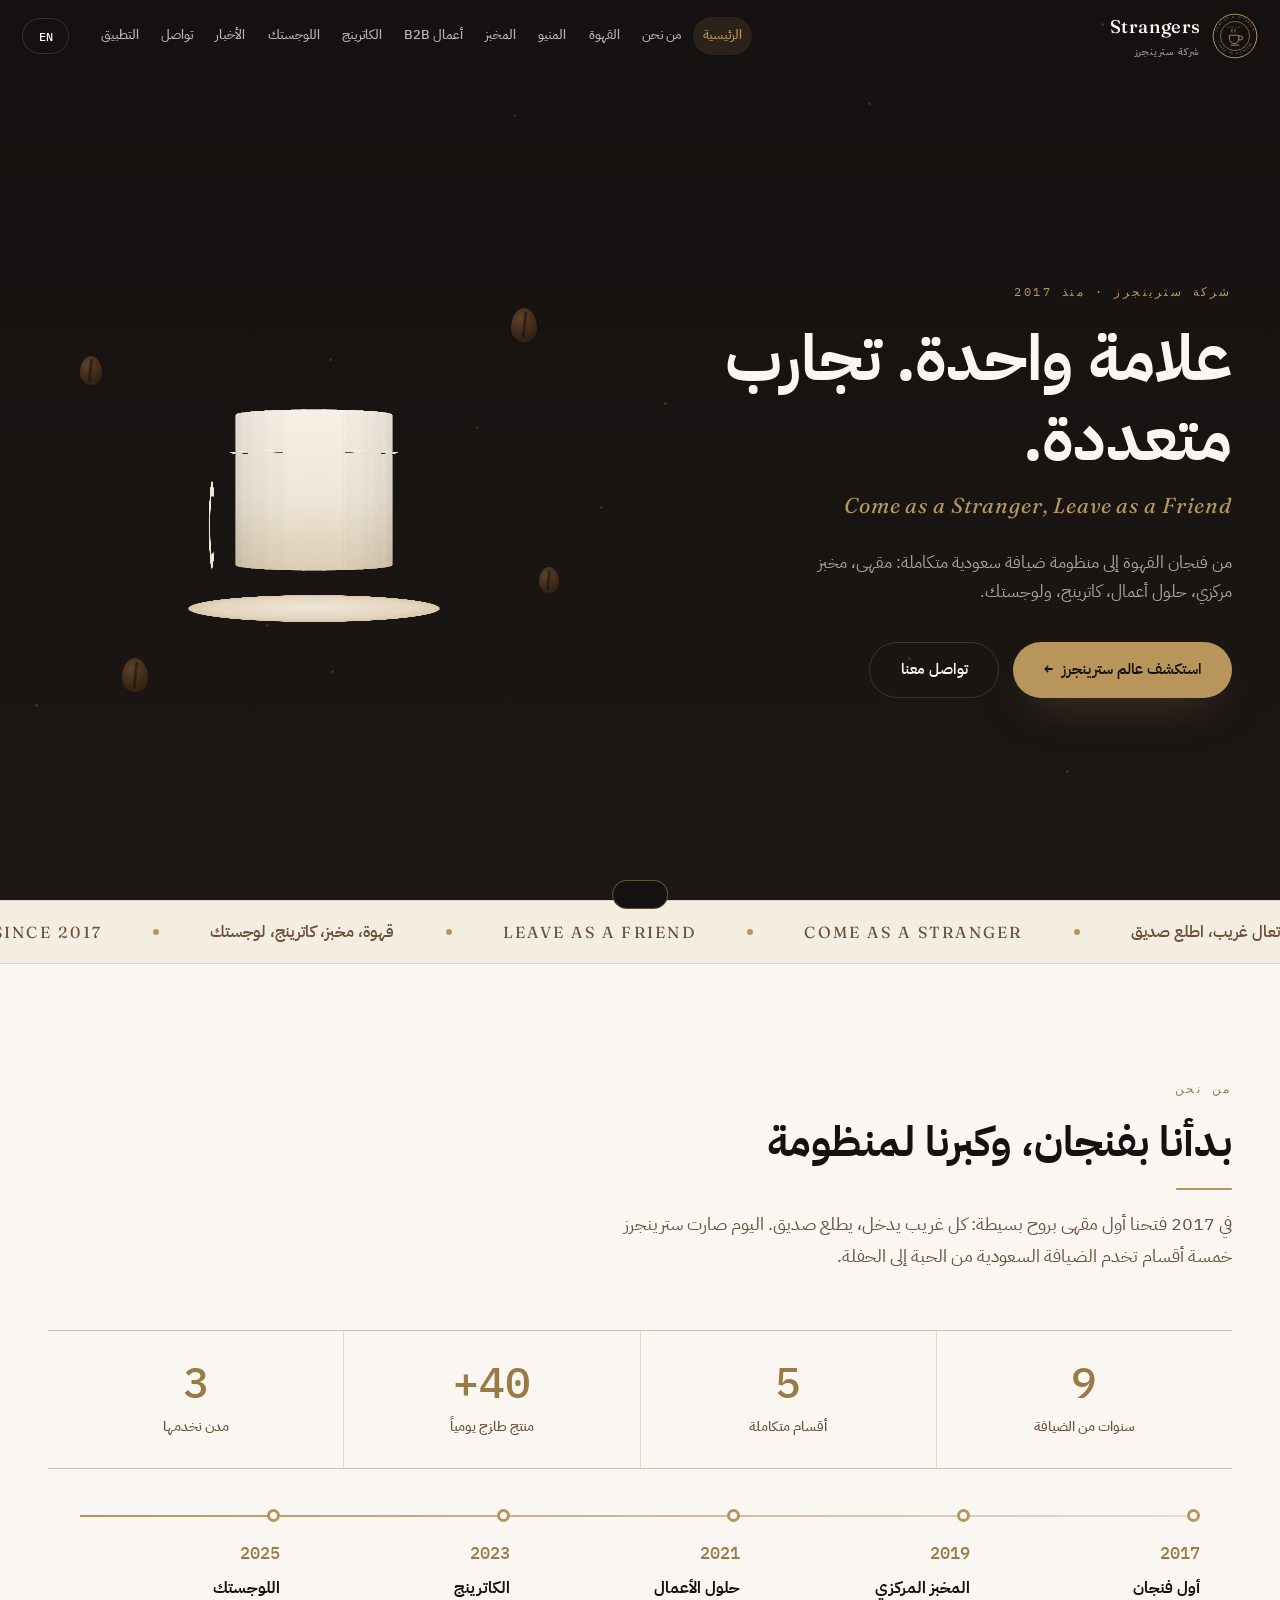
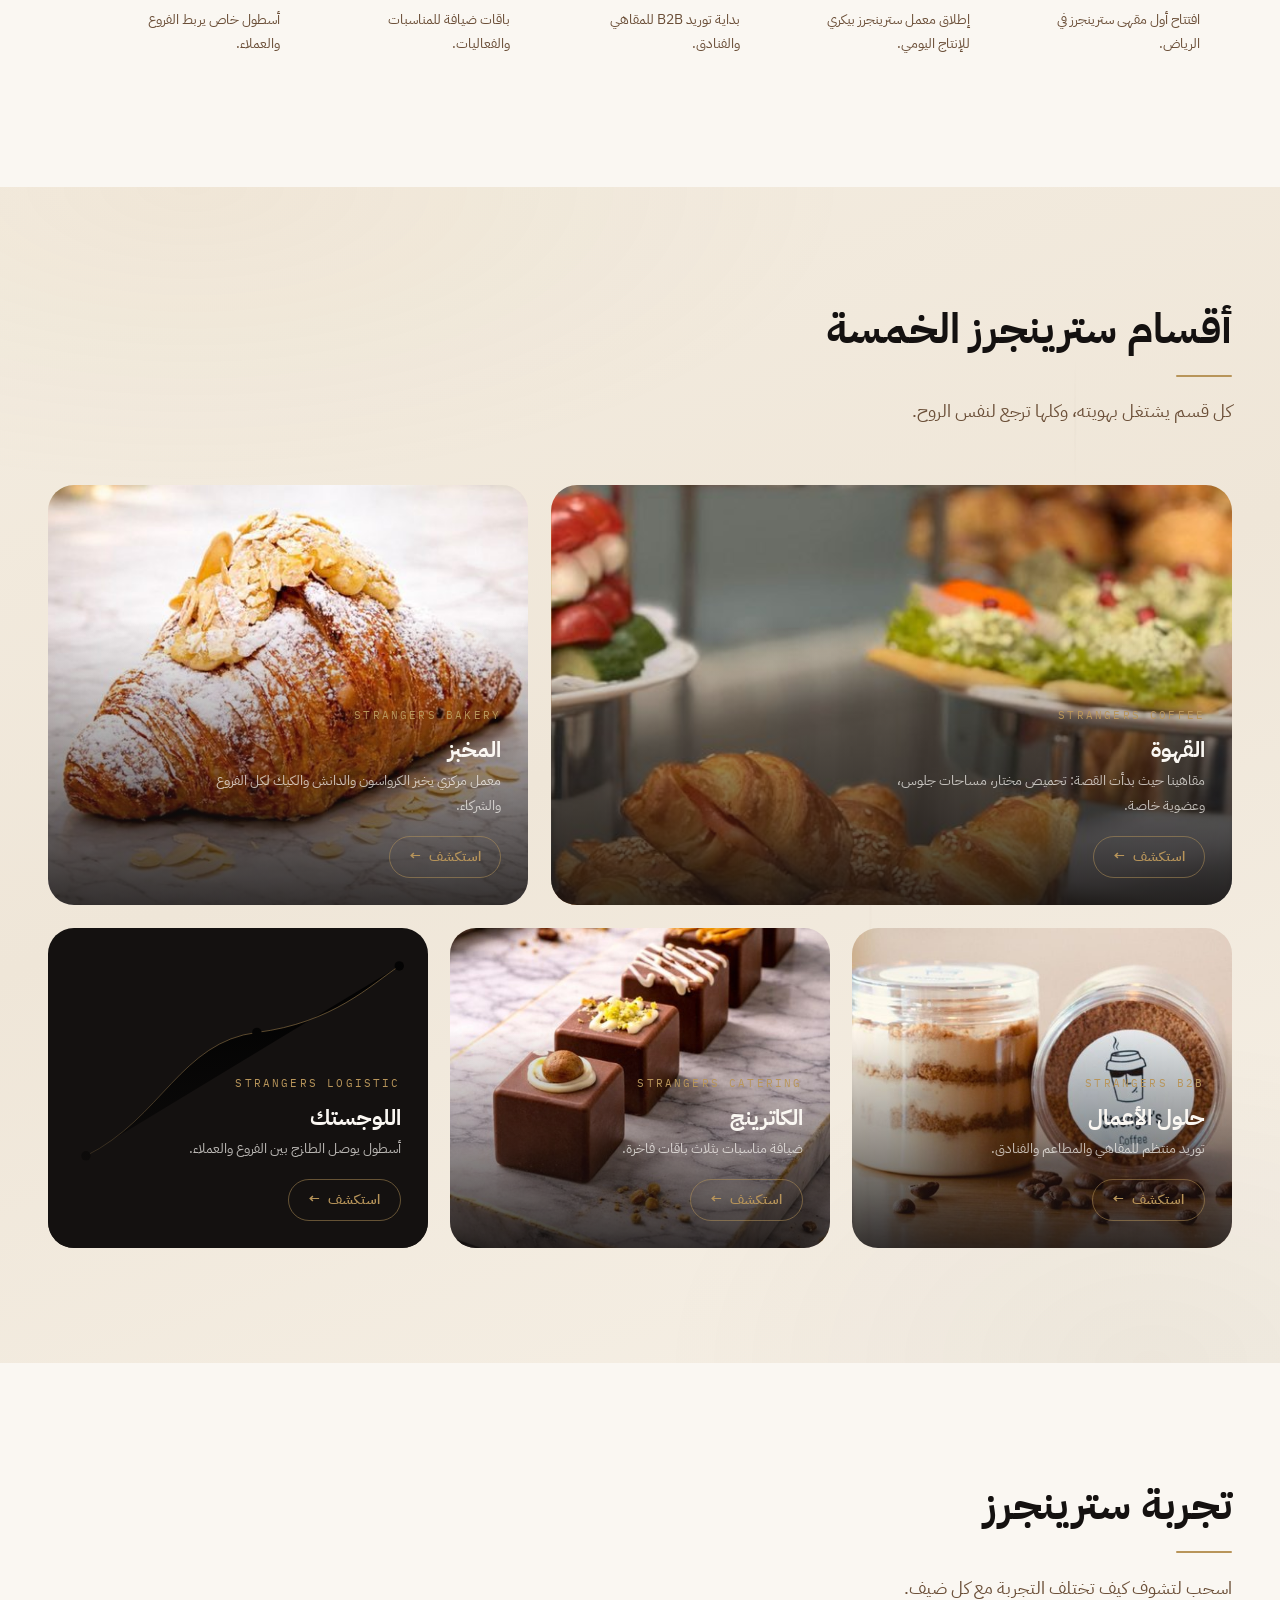
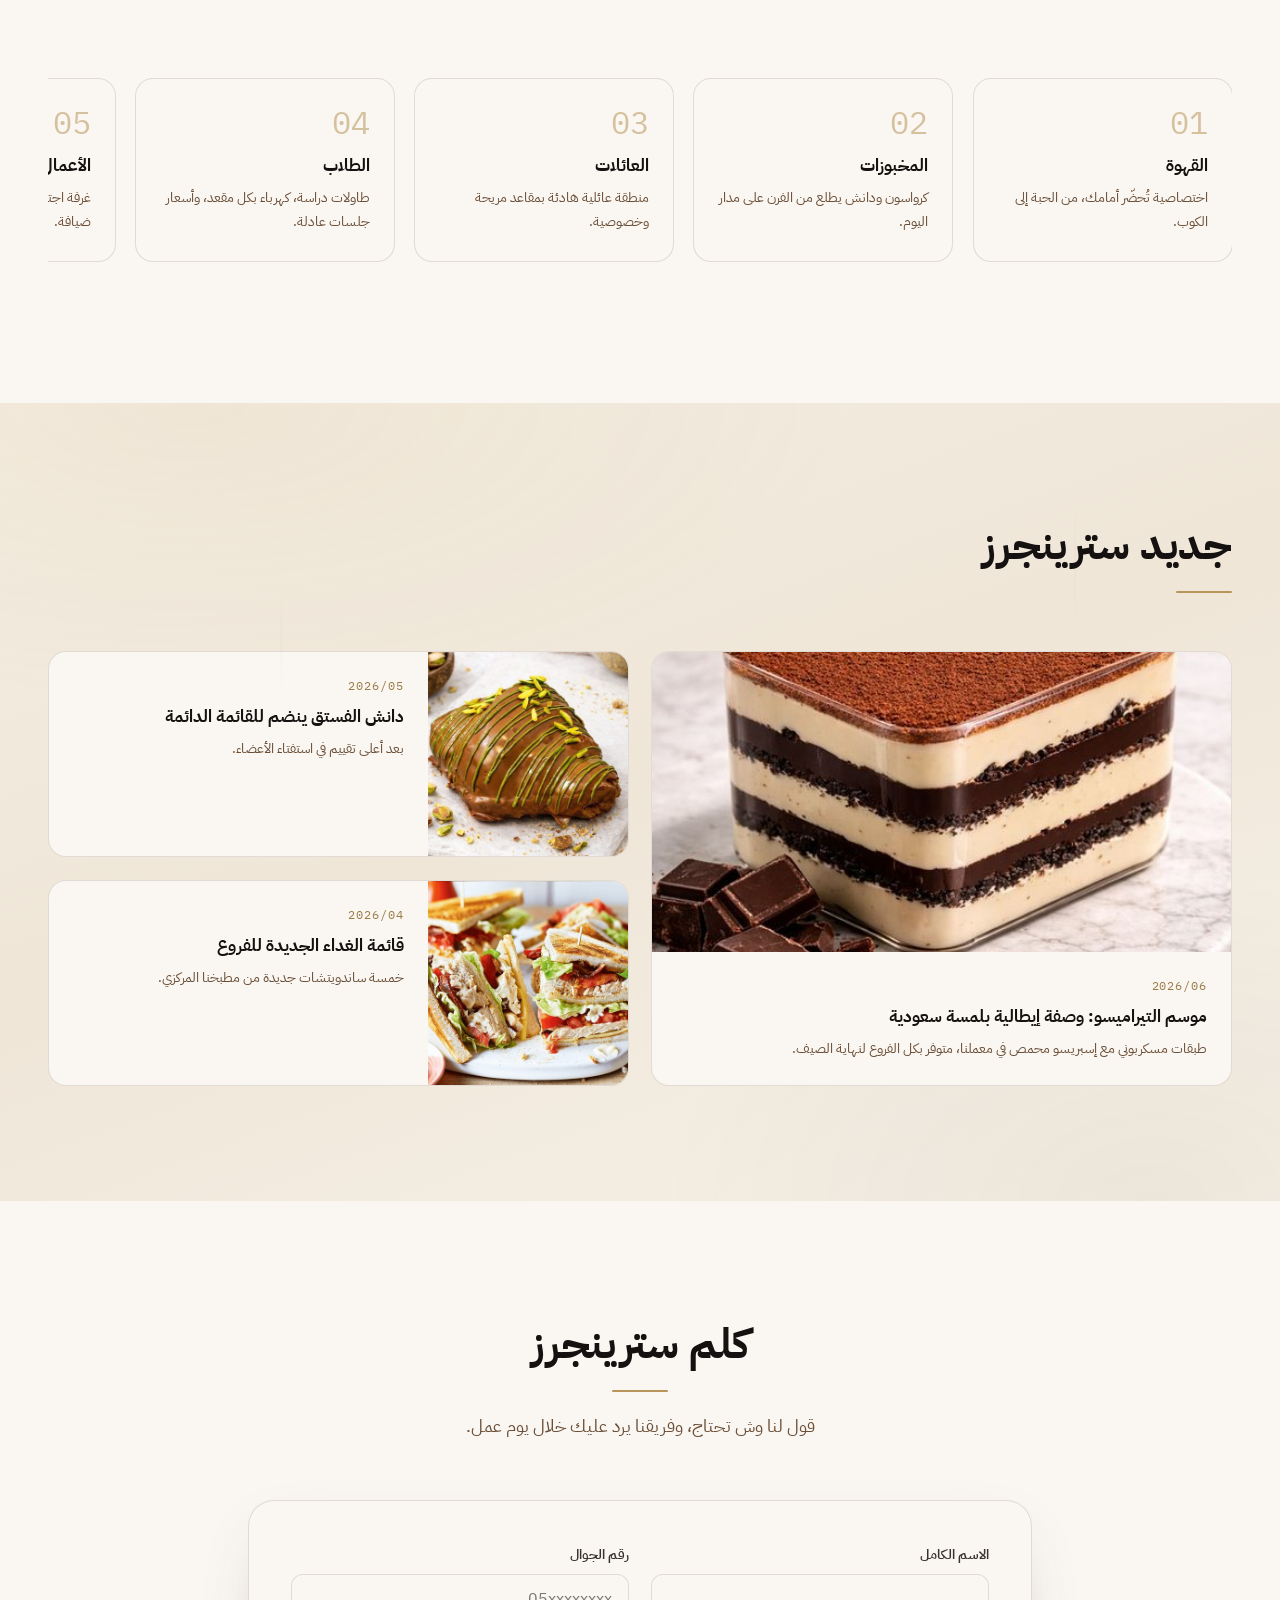
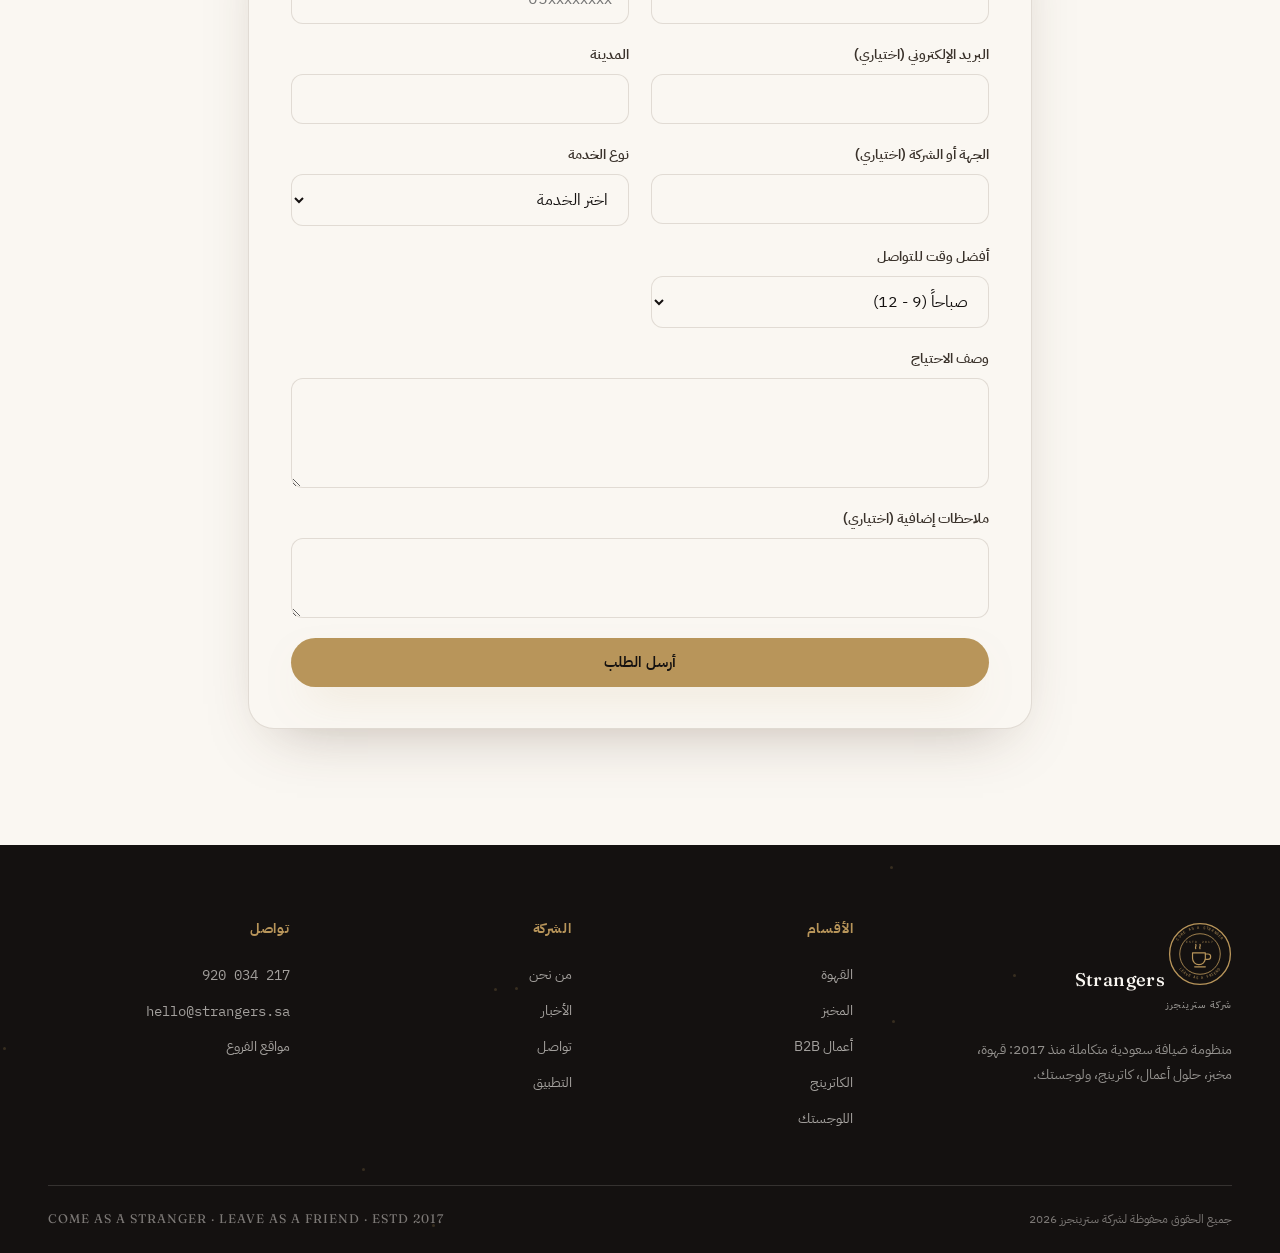
<file: website.html>
<!DOCTYPE html>
<html lang="ar" dir="rtl">
<head>
<meta charset="UTF-8">
<meta name="viewport" content="width=device-width, initial-scale=1.0">
<title>Strangers Company | شركة سترينجرز</title>
<meta name="description" content="منظومة ضيافة سعودية متكاملة منذ 2017: قهوة، مخبز، حلول أعمال، كاترينج، ولوجستك.">
<link rel="preconnect" href="https://fonts.googleapis.com">
<link rel="preconnect" href="https://fonts.gstatic.com" crossorigin>
<link href="https://fonts.googleapis.com/css2?family=Fraunces:ital,opsz,wght@0,9..144,300;0,9..144,400;0,9..144,500;0,9..144,600;1,9..144,400&family=IBM+Plex+Sans+Arabic:wght@300;400;500;600;700&family=IBM+Plex+Mono:wght@400;500&display=swap" rel="stylesheet">
<style>
/* ============ TOKENS ============ */
:root{
  --bg:#FAF7F2;
  --surface:#EFE6D8;
  --surface-2:#F4EDE1;
  --ink:#141110;
  --ink-soft:#3A322B;
  --brown:#4A3322;
  --brown-soft:#6B4F38;
  --gold:#B8955A;
  --gold-deep:#9A7A45;
  --gold-faint:rgba(184,149,90,.16);
  --line:rgba(74,51,34,.14);
  --line-dark:rgba(250,247,242,.14);
  --dark:#141110;
  --dark-2:#1C1714;
  --font-ar:"IBM Plex Sans Arabic",system-ui,sans-serif;
  --font-latin:"Fraunces",serif;
  --font-mono:"IBM Plex Mono",monospace;
  --ease-spring:cubic-bezier(.34,1.56,.64,1);
  --ease-out:cubic-bezier(.16,1,.3,1);
  --radius:18px;
  --radius-lg:26px;
  --shadow-warm:0 24px 60px -28px rgba(74,51,34,.35);
  --shadow-gold:0 18px 44px -20px rgba(184,149,90,.5);
}
*{margin:0;padding:0;box-sizing:border-box}
html{scroll-behavior:smooth}
html,body{overflow-x:clip}
body{
  font-family:var(--font-ar);
  background:var(--bg);
  color:var(--ink);
  line-height:1.75;
  font-size:16px;
  -webkit-font-smoothing:antialiased;
  text-rendering:optimizeLegibility;
}
::selection{background:var(--gold);color:#fff}
img{max-width:100%;display:block}
a{color:inherit;text-decoration:none}
button{font-family:inherit;cursor:pointer;border:none;background:none;color:inherit}
input,select,textarea{font-family:inherit;font-size:1rem;color:var(--ink)}

.latin{font-family:var(--font-latin)}
.mono{font-family:var(--font-mono)}
html[lang="en"] body{font-family:var(--font-latin)}
html[lang="en"] .h-display,html[lang="en"] h1,html[lang="en"] h2,html[lang="en"] h3{font-family:var(--font-latin);letter-spacing:-.01em}
html[lang="en"] .btn, html[lang="en"] nav, html[lang="en"] input, html[lang="en"] select, html[lang="en"] textarea, html[lang="en"] .chip{font-family:"IBM Plex Sans Arabic",system-ui,sans-serif}

/* ============ SCROLL PROGRESS (CSS scroll-driven, no JS) ============ */
.scroll-progress{
  position:fixed;inset-inline-start:0;top:0;height:3px;width:100%;
  background:linear-gradient(90deg,var(--gold),var(--gold-deep));
  transform-origin:0 50%;transform:scaleX(0);
  z-index:200;pointer-events:none;
}
html[dir="rtl"] .scroll-progress{transform-origin:100% 50%}
@supports (animation-timeline: scroll()) {
  .scroll-progress{animation:progressGrow linear both;animation-timeline:scroll(root)}
  @keyframes progressGrow{to{transform:scaleX(1)}}
}

/* ============ HEADER ============ */
.site-header{
  position:fixed;top:0;inset-inline:0;z-index:100;
  transition:background .45s var(--ease-out), box-shadow .45s var(--ease-out), border-color .45s;
  border-bottom:1px solid transparent;
}
.site-header.scrolled{
  background:rgba(250,247,242,.82);
  -webkit-backdrop-filter:blur(16px) saturate(1.4);
  backdrop-filter:blur(16px) saturate(1.4);
  border-bottom-color:var(--line);
  box-shadow:0 10px 40px -24px rgba(20,17,16,.25);
}
.header-inner{
  max-width:1360px;margin-inline:auto;
  display:flex;align-items:center;gap:1.4rem;
  padding:.7rem 1.4rem;min-height:68px;
}
.brand-lockup{display:flex;align-items:center;gap:.7rem;flex-shrink:0}
.brand-lockup svg{width:46px;height:46px}
.brand-name{font-family:var(--font-latin);font-weight:500;font-size:1.15rem;letter-spacing:.02em;color:var(--ink)}
.brand-name small{display:block;font-family:var(--font-ar);font-size:.62rem;font-weight:500;color:var(--brown-soft);letter-spacing:.1em}
.site-header.on-dark:not(.scrolled) .brand-name{color:var(--bg)}
.site-header.on-dark:not(.scrolled) .brand-name small{color:rgba(250,247,242,.6)}

.main-nav{display:flex;align-items:center;gap:.15rem;margin-inline-start:auto;flex-wrap:nowrap}
.main-nav a{
  font-size:.83rem;font-weight:500;color:var(--ink-soft);
  padding:.45rem .62rem;border-radius:999px;white-space:nowrap;
  transition:color .25s,background .25s;
}
.main-nav a:hover{color:var(--ink);background:var(--gold-faint)}
.main-nav a.active{color:var(--gold-deep);background:var(--gold-faint)}
.site-header.on-dark:not(.scrolled) .main-nav a{color:rgba(250,247,242,.72)}
.site-header.on-dark:not(.scrolled) .main-nav a:hover,
.site-header.on-dark:not(.scrolled) .main-nav a.active{color:var(--gold);background:rgba(184,149,90,.14)}

.header-actions{display:flex;align-items:center;gap:.6rem;flex-shrink:0}
.lang-toggle{
  font-family:var(--font-mono);font-size:.78rem;font-weight:500;
  border:1px solid var(--line);border-radius:999px;
  padding:.42rem .95rem;color:var(--ink);
  transition:all .3s var(--ease-out);min-height:36px;
}
.lang-toggle:hover{border-color:var(--gold);color:var(--gold-deep);transform:translateY(-1px)}
.site-header.on-dark:not(.scrolled) .lang-toggle{color:var(--bg);border-color:var(--line-dark)}
.menu-btn{display:none;flex-direction:column;gap:5px;padding:.7rem .5rem;min-width:44px;min-height:44px;justify-content:center;align-items:center}
.menu-btn span{display:block;width:22px;height:1.8px;background:var(--ink);transition:transform .35s var(--ease-spring),opacity .25s}
.site-header.on-dark:not(.scrolled) .menu-btn span{background:var(--bg)}
.menu-btn.open span:nth-child(1){transform:translateY(6.8px) rotate(45deg)}
.menu-btn.open span:nth-child(2){opacity:0}
.menu-btn.open span:nth-child(3){transform:translateY(-6.8px) rotate(-45deg)}

/* mobile sheet */
.mobile-sheet{
  position:fixed;inset:0;z-index:99;background:rgba(20,17,16,.4);
  opacity:0;pointer-events:none;transition:opacity .35s;
}
.mobile-sheet.open{opacity:1;pointer-events:auto}
.mobile-sheet .sheet-panel{
  position:absolute;top:0;inset-inline:0;
  background:var(--bg);border-bottom:1px solid var(--line);
  border-radius:0 0 var(--radius-lg) var(--radius-lg);
  padding:5.4rem 1.6rem 2rem;
  transform:translateY(-100%);transition:transform .5s var(--ease-out);
  max-height:92dvh;overflow-y:auto;
}
.mobile-sheet.open .sheet-panel{transform:translateY(0)}
.sheet-panel a{
  display:block;padding:.8rem .4rem;font-size:1.05rem;font-weight:600;
  border-bottom:1px solid var(--line);min-height:44px;
}
.sheet-panel a.active{color:var(--gold-deep)}
.sheet-panel a:last-child{border-bottom:none}

/* ============ SPA PAGES ============ */
.page{display:none}
.page.current{display:block;animation:pageIn .6s var(--ease-out)}
@keyframes pageIn{from{opacity:0;transform:translateY(14px)}to{opacity:1;transform:none}}

/* ============ REVEALS ============ */
.rv{opacity:0;transform:translateY(34px);transition:opacity .8s var(--ease-out),transform .8s var(--ease-out);transition-delay:var(--d,0ms)}
.rv.in{opacity:1;transform:none}

/* ============ GENERIC LAYOUT ============ */
.wrap{max-width:1280px;margin-inline:auto;padding-inline:clamp(1.2rem,4vw,3rem)}
.section{padding-block:clamp(4.4rem,9vw,7.5rem)}
.section-head{max-width:640px;margin-bottom:clamp(2.2rem,5vw,3.6rem)}
.eyebrow{
  font-family:var(--font-mono);font-size:.72rem;letter-spacing:.22em;
  color:var(--gold-deep);text-transform:uppercase;display:block;margin-bottom:1rem;
}
h1,h2,h3{line-height:1.3;font-weight:700;color:var(--ink)}
h2{font-size:clamp(1.7rem,3.6vw,2.6rem)}
h3{font-size:clamp(1.15rem,2vw,1.4rem)}
.lead{color:var(--brown-soft);font-size:clamp(1rem,1.4vw,1.12rem);max-width:56ch;margin-top:1rem}
.gold-rule{width:56px;height:2px;background:var(--gold);border:none;margin-block:1.2rem;border-radius:2px}

/* buttons */
.btn{
  display:inline-flex;align-items:center;justify-content:center;gap:.55rem;
  font-weight:600;font-size:.95rem;border-radius:999px;
  padding:.85rem 1.9rem;min-height:48px;white-space:nowrap;
  transition:transform .35s var(--ease-spring),box-shadow .35s,background .3s,color .3s,border-color .3s;
}
.btn:active{transform:scale(.97)}
.btn-gold{background:var(--gold);color:var(--dark);box-shadow:var(--shadow-gold)}
.btn-gold:hover{transform:translateY(-3px);background:var(--gold-deep);color:var(--bg)}
.btn-ghost{border:1.5px solid var(--line);color:var(--ink)}
.btn-ghost:hover{border-color:var(--gold);color:var(--gold-deep);transform:translateY(-3px)}
.btn-ghost.on-dark{border-color:var(--line-dark);color:var(--bg)}
.btn-ghost.on-dark:hover{border-color:var(--gold);color:var(--gold)}
.btn-dark{background:var(--dark);color:var(--bg)}
.btn-dark:hover{transform:translateY(-3px);box-shadow:var(--shadow-warm)}
.btn .arr{display:inline-block;transition:transform .35s var(--ease-spring);font-family:var(--font-mono)}
.btn:hover .arr{transform:translateX(-5px)}
html[dir="ltr"] .btn:hover .arr{transform:translateX(5px)}

/* dark section base */
.dark-section{background:linear-gradient(180deg,var(--dark) 0%,var(--dark-2) 100%);color:var(--bg);position:relative;overflow:clip}
.dark-section h1,.dark-section h2,.dark-section h3{color:var(--bg)}
.dark-section .lead{color:rgba(250,247,242,.62)}
.marble-section{
  background:
    radial-gradient(1100px 500px at 15% 0%,rgba(184,149,90,.07),transparent 60%),
    radial-gradient(900px 600px at 90% 100%,rgba(74,51,34,.05),transparent 55%),
    linear-gradient(160deg,#F4EDE1 0%, #EFE6D8 48%, #F6F0E6 100%);
  position:relative;
}
.marble-section::before{
  content:"";position:absolute;inset:0;pointer-events:none;opacity:.5;
  background:
    radial-gradient(2px 60px at 22% 30%,rgba(74,51,34,.05),transparent),
    radial-gradient(2px 90px at 68% 60%,rgba(74,51,34,.04),transparent),
    radial-gradient(1.5px 70px at 84% 20%,rgba(74,51,34,.05),transparent);
}

/* gold dust in dark sections */
.dust{position:absolute;inset:0;pointer-events:none;overflow:hidden}
.dust i{
  position:absolute;width:3px;height:3px;border-radius:50%;
  background:var(--gold);opacity:.22;
  animation:dustFloat var(--dur,11s) ease-in-out infinite;
  animation-delay:var(--dl,0s);
}
@keyframes dustFloat{
  0%,100%{transform:translate(0,0);opacity:.1}
  50%{transform:translate(var(--dx,10px),var(--dy,-26px));opacity:.4}
}

/* ============ HERO ============ */
.hero{
  min-height:100dvh;display:flex;flex-direction:column;justify-content:center;
  position:relative;overflow:clip;padding-top:80px;
}
.hero-grid{
  display:grid;grid-template-columns:minmax(0,1.05fr) minmax(0,.95fr);
  gap:clamp(2rem,5vw,4rem);align-items:center;
}
.hero-copy .eyebrow{color:var(--gold)}
.hero-title{
  font-size:clamp(2.1rem,5.4vw,4rem);line-height:1.25;font-weight:700;color:var(--bg);
}
.hero-title .latin{
  display:block;font-weight:400;font-size:clamp(1rem,1.8vw,1.35rem);
  color:var(--gold);letter-spacing:.04em;margin-top:.8rem;font-style:italic;
  line-height:1.4;padding-bottom:.2em;
}
.hero-sub{color:rgba(250,247,242,.64);max-width:44ch;margin-top:1.4rem;font-size:clamp(.98rem,1.3vw,1.1rem)}
.hero-ctas{display:flex;gap:.9rem;margin-top:2.2rem;flex-wrap:wrap}
.hero-copy>*{opacity:0;transform:translateY(26px);animation:heroRise .9s var(--ease-out) forwards}
.hero-copy>*:nth-child(1){animation-delay:.15s}
.hero-copy>*:nth-child(2){animation-delay:.3s}
.hero-copy>*:nth-child(3){animation-delay:.48s}
.hero-copy>*:nth-child(4){animation-delay:.64s}
@keyframes heroRise{to{opacity:1;transform:none}}

/* ---- 3D coffee cup scene ---- */
.cup-stage{
  position:relative;height:clamp(340px,44vw,480px);
  display:flex;align-items:center;justify-content:center;
  perspective:1100px;
}
.cup-scene{
  position:relative;width:220px;height:230px;
  transform-style:preserve-3d;
  animation:cupSpin 22s linear infinite;
}
@keyframes cupSpin{from{transform:rotateX(-12deg) rotateY(0)}to{transform:rotateX(-12deg) rotateY(360deg)}}
.cup-body{position:absolute;inset-inline-start:50%;top:40px;transform-style:preserve-3d}
.cup-slat{
  position:absolute;width:22px;height:150px;inset-inline-start:-11px;
  background:linear-gradient(180deg,#F6F0E6 0%,#EFE6D8 55%,#DCCDB4 100%);
  transform:rotateY(var(--a)) translateZ(78px);
  backface-visibility:hidden;
}
.cup-top{
  position:absolute;width:164px;height:164px;inset-inline-start:-82px;top:-82px;
  border-radius:50%;
  background:radial-gradient(circle at 42% 38%,#6B4A2E 0%,#3E2A18 58%,#2A1B0E 100%);
  transform:rotateX(90deg) translateZ(-40px);
  box-shadow:inset 0 0 24px rgba(0,0,0,.5);
}
.cup-top::after{
  content:"";position:absolute;inset:14px;border-radius:50%;
  background:radial-gradient(circle at 55% 45%,rgba(184,149,90,.35),transparent 55%);
}
.cup-rim{
  position:absolute;width:168px;height:168px;inset-inline-start:-84px;top:-84px;
  border-radius:50%;border:5px solid #F6F0E6;
  transform:rotateX(90deg) translateZ(-38px);
}
.cup-saucer{
  position:absolute;width:250px;height:250px;inset-inline-start:-125px;top:-125px;
  border-radius:50%;
  background:radial-gradient(circle,#EFE6D8 0%,#E4D6BF 55%,#D3C1A2 78%,transparent 79%);
  transform:rotateX(90deg) translateZ(-192px);
  box-shadow:0 0 40px rgba(20,17,16,.35);
}
.cup-handle{
  position:absolute;width:64px;height:88px;top:66px;inset-inline-start:70px;
  border:14px solid #EFE6D8;border-radius:50%;
  border-inline-start-color:transparent;
  transform:rotateY(90deg) translateZ(0px);
}
.steam{position:absolute;top:-46px;inset-inline-start:50%;transform:translateX(-50%);width:90px;height:110px;pointer-events:none}
.steam path{
  fill:none;stroke:rgba(250,247,242,.5);stroke-width:2.4;stroke-linecap:round;
  stroke-dasharray:60 100;
  animation:steamFlow 4.5s ease-in-out infinite;
  animation-delay:var(--sd,0s);
  opacity:0;
}
@keyframes steamFlow{
  0%{stroke-dashoffset:160;opacity:0;transform:translateY(8px)}
  30%{opacity:.85}
  100%{stroke-dashoffset:0;opacity:0;transform:translateY(-16px)}
}
.bean{
  position:absolute;width:26px;height:34px;border-radius:50% 50% 50% 50%/60% 60% 40% 40%;
  background:radial-gradient(circle at 35% 30%,#6B4A2E,#3A2716 70%);
  animation:beanFloat var(--bdur,7s) ease-in-out infinite;animation-delay:var(--bdl,0s);
  opacity:.85;
}
.bean::after{
  content:"";position:absolute;inset-inline-start:46%;top:12%;bottom:12%;width:2.5px;
  background:rgba(20,17,16,.55);border-radius:3px;transform:rotate(6deg);
}
@keyframes beanFloat{
  0%,100%{transform:translateY(0) rotate(var(--br,-14deg))}
  50%{transform:translateY(-22px) rotate(calc(var(--br,-14deg) + 14deg))}
}
.hero-photo-glow{
  position:absolute;inset:0;z-index:-1;
  background:
    radial-gradient(700px 420px at 72% 52%,rgba(184,149,90,.14),transparent 65%),
    radial-gradient(500px 300px at 20% 85%,rgba(74,51,34,.35),transparent 70%);
}
.hero-img-strip{
  position:absolute;inset-inline-start:0;bottom:0;top:0;width:100%;z-index:-2;opacity:.16;
  background-image:url("assets/hero.jpg");
  background-size:cover;background-position:center;
  -webkit-mask-image:linear-gradient(180deg,transparent 0%,#000 40%,#000 70%,transparent 100%);
  mask-image:linear-gradient(180deg,transparent 0%,#000 40%,#000 70%,transparent 100%);
}

/* ============ MARQUEE ============ */
.marquee{
  border-block:1px solid var(--line);
  overflow:hidden;background:var(--surface-2);
  padding-block:1.05rem;position:relative;
}
.marquee-track{
  display:flex;gap:3.2rem;width:max-content;
  animation:marqueeMove 30s linear infinite;
}
html[dir="rtl"] .marquee-track{animation-name:marqueeMoveRtl}
@keyframes marqueeMove{from{transform:translateX(0)}to{transform:translateX(-50%)}}
@keyframes marqueeMoveRtl{from{transform:translateX(0)}to{transform:translateX(50%)}}
.marquee-item{
  display:flex;align-items:center;gap:3.2rem;flex-shrink:0;
  font-family:var(--font-latin);font-size:1rem;letter-spacing:.14em;
  color:var(--brown-soft);text-transform:uppercase;white-space:nowrap;
}
.marquee-item .ar{font-family:var(--font-ar);font-weight:600;letter-spacing:0}
.marquee-item .dot{width:6px;height:6px;border-radius:50%;background:var(--gold);flex-shrink:0}

/* ============ STATS / COUNTERS ============ */
.stats-row{display:grid;grid-template-columns:repeat(4,1fr);gap:1px;background:var(--line);border-block:1px solid var(--line);margin-top:3rem}
.stat-cell{background:var(--bg);padding:1.8rem 1.2rem;text-align:center}
.stat-num{font-family:var(--font-mono);font-size:clamp(1.9rem,3.4vw,2.7rem);font-weight:500;color:var(--gold-deep);line-height:1.1}
.stat-label{font-size:.86rem;color:var(--brown-soft);margin-top:.5rem;font-weight:500}

/* ============ TIMELINE (horizontal) ============ */
.timeline-scroll{overflow-x:auto;padding-block:1rem;scrollbar-width:thin;scrollbar-color:var(--gold) transparent}
.timeline-strip{display:flex;gap:0;min-width:max-content;position:relative;padding-top:1.5rem}
.timeline-strip::before{content:"";position:absolute;top:1.9rem;inset-inline:2rem;height:1.5px;background:linear-gradient(90deg,var(--gold),var(--line))}
.tl-node{width:230px;flex-shrink:0;padding-inline:2rem;position:relative;cursor:default;transition:transform .4s var(--ease-spring)}
.tl-node:hover{transform:translateY(-6px)}
.tl-node .tl-dot{width:13px;height:13px;border-radius:50%;background:var(--bg);border:3px solid var(--gold);margin-bottom:1.1rem;transition:background .3s}
.tl-node:hover .tl-dot{background:var(--gold)}
.tl-year{font-family:var(--font-mono);color:var(--gold-deep);font-size:1.05rem;font-weight:500}
.tl-node h4{font-size:1rem;margin-block:.35rem;color:var(--ink)}
.tl-node p{font-size:.85rem;color:var(--brown-soft)}

/* ============ COMPANIES (asymmetric grid) ============ */
.companies-grid{
  display:grid;gap:1.4rem;
  grid-template-columns:repeat(12,1fr);
  grid-auto-rows:minmax(120px,auto);
}
.company-card{
  border-radius:var(--radius-lg);overflow:hidden;position:relative;
  background:var(--surface);min-height:300px;
  display:flex;flex-direction:column;justify-content:flex-end;
  transition:box-shadow .45s;
  transform-style:preserve-3d;will-change:transform;
}
.company-card:hover{box-shadow:var(--shadow-warm)}
.company-card .card-img{position:absolute;inset:0;background-size:cover;background-position:center;transition:transform 1.1s var(--ease-out)}
.company-card:hover .card-img{transform:scale(1.05)}
.company-card .card-veil{position:absolute;inset:0;background:linear-gradient(180deg,rgba(20,17,16,0) 32%,rgba(20,17,16,.86) 100%)}
.company-card .card-body{position:relative;padding:1.7rem;color:var(--bg)}
.company-card .card-kind{font-family:var(--font-mono);font-size:.68rem;letter-spacing:.2em;color:var(--gold);text-transform:uppercase}
.company-card h3{color:var(--bg);margin-block:.45rem .3rem}
.company-card p{font-size:.88rem;color:rgba(250,247,242,.72);max-width:40ch}
.company-card .card-cta{
  margin-top:1.1rem;display:inline-flex;align-items:center;gap:.5rem;
  font-size:.85rem;font-weight:600;color:var(--gold);
  border:1px solid rgba(184,149,90,.5);border-radius:999px;padding:.5rem 1.2rem;
  transition:background .3s,color .3s;min-height:40px;
}
.company-card .card-cta:hover{background:var(--gold);color:var(--dark)}
.cc-coffee{grid-column:span 7;grid-row:span 3;min-height:420px}
.cc-bakery{grid-column:span 5;grid-row:span 3;min-height:420px}
.cc-b2b{grid-column:span 4;grid-row:span 2;min-height:320px}
.cc-catering{grid-column:span 4;grid-row:span 2;min-height:320px}
.cc-logistic{grid-column:span 4;grid-row:span 2;min-height:320px;background:var(--dark)}
.cc-logistic .route-mini{position:absolute;inset:0;opacity:.85}

/* ============ EXPERIENCE STRIP ============ */
.exp-strip{
  display:flex;gap:1.2rem;overflow-x:auto;
  padding:1rem .4rem 1.6rem;
  scroll-snap-type:x mandatory;cursor:grab;
  scrollbar-width:none;
}
.exp-strip::-webkit-scrollbar{display:none}
.exp-strip.dragging{cursor:grabbing;scroll-snap-type:none}
.exp-card{
  flex:0 0 260px;scroll-snap-align:start;
  background:var(--bg);border:1px solid var(--line);border-radius:var(--radius);
  padding:1.7rem 1.5rem;transition:transform .4s var(--ease-spring),border-color .3s,box-shadow .4s;
  user-select:none;
}
.exp-card:hover{transform:translateY(-8px);border-color:var(--gold);box-shadow:var(--shadow-warm)}
.exp-card .exp-num{font-family:var(--font-mono);font-size:2rem;color:var(--gold);opacity:.55;line-height:1}
.exp-card h4{margin-block:.8rem .4rem;font-size:1.05rem}
.exp-card p{font-size:.85rem;color:var(--brown-soft)}

/* ============ NEWS GRID ============ */
.news-grid{display:grid;grid-template-columns:repeat(12,1fr);gap:1.4rem}
.news-card{
  border-radius:var(--radius);overflow:hidden;background:var(--bg);
  border:1px solid var(--line);display:flex;flex-direction:column;
  transition:transform .4s var(--ease-spring),box-shadow .4s;
}
.news-card:hover{transform:translateY(-7px);box-shadow:var(--shadow-warm)}
.news-card .news-img{height:210px;background-size:cover;background-position:center}
.news-card .news-body{padding:1.5rem;flex:1;display:flex;flex-direction:column}
.news-date{font-family:var(--font-mono);font-size:.72rem;color:var(--gold-deep);letter-spacing:.08em}
.news-card h4{margin-block:.5rem;font-size:1.05rem;line-height:1.5}
.news-card p{font-size:.86rem;color:var(--brown-soft)}
.nc-lg{grid-column:span 6;grid-row:span 2}
.nc-lg .news-img{height:300px}
.nc-sm{grid-column:span 6}
.nc-sm{display:grid;grid-template-columns:200px 1fr}
.nc-sm .news-img{height:100%;min-height:170px}

/* ============ FORMS ============ */
.form-card{
  background:var(--bg);border:1px solid var(--line);border-radius:var(--radius-lg);
  padding:clamp(1.6rem,3.5vw,2.6rem);box-shadow:var(--shadow-warm);
}
.form-grid{display:grid;grid-template-columns:1fr 1fr;gap:1.2rem 1.4rem}
.field{display:flex;flex-direction:column;gap:.45rem}
.field.full{grid-column:1/-1}
.field label{font-size:.85rem;font-weight:600;color:var(--ink-soft)}
.field input,.field select,.field textarea{
  border:1.5px solid var(--line);border-radius:12px;
  padding:.75rem 1rem;background:var(--bg);min-height:48px;
  transition:border-color .3s,box-shadow .3s;width:100%;
}
.field textarea{min-height:110px;resize:vertical}
.field input:focus,.field select:focus,.field textarea:focus{
  outline:none;border-color:var(--gold);box-shadow:0 0 0 3px var(--gold-faint);
}
.field .err{font-size:.76rem;color:#9A3324;display:none}
.field.invalid input,.field.invalid select,.field.invalid textarea{border-color:#B4452F}
.field.invalid .err{display:block}
.form-success{
  display:none;text-align:center;padding:3rem 1.5rem;
}
.form-success.show{display:block;animation:pageIn .6s var(--ease-out)}
.form-success .tick{
  width:74px;height:74px;border-radius:50%;background:var(--gold-faint);
  display:flex;align-items:center;justify-content:center;margin:0 auto 1.3rem;
}
.form-success .tick svg{width:36px;height:36px;stroke:var(--gold-deep)}
.form-success h3{margin-bottom:.5rem}
.form-success p{color:var(--brown-soft)}

/* ============ COFFEE JOURNEY ============ */
.journey-grid{display:grid;grid-template-columns:repeat(4,1fr);gap:1.3rem;counter-reset:step}
.journey-step{
  position:relative;padding:2rem 1.6rem;border-radius:var(--radius);
  background:rgba(250,247,242,.045);border:1px solid var(--line-dark);
  transition:transform .45s var(--ease-spring),border-color .35s,background .35s;
}
.journey-step:hover{transform:translateY(-8px);border-color:rgba(184,149,90,.55);background:rgba(184,149,90,.07)}
.journey-step .j-icon{width:52px;height:52px;margin-bottom:1.2rem}
.journey-step .j-icon svg{width:100%;height:100%;stroke:var(--gold);fill:none;stroke-width:1.6;stroke-linecap:round;stroke-linejoin:round}
.journey-step h4{color:var(--bg);font-size:1.05rem}
.journey-step p{font-size:.84rem;color:rgba(250,247,242,.58);margin-top:.4rem}
.journey-step .j-num{position:absolute;top:1.3rem;inset-inline-end:1.4rem;font-family:var(--font-mono);color:rgba(184,149,90,.4);font-size:.85rem}

/* ============ PRODUCTS ============ */
.product-feature{
  display:grid;grid-template-columns:1.05fr .95fr;gap:clamp(1.8rem,4vw,3.5rem);
  align-items:center;margin-bottom:clamp(3rem,6vw,4.5rem);
}
.product-feature.flip .pf-media{order:2}
.pf-media{border-radius:var(--radius-lg);overflow:hidden;box-shadow:var(--shadow-warm)}
.pf-media img{width:100%;height:clamp(280px,36vw,420px);object-fit:cover;transition:transform 1.2s var(--ease-out)}
.product-feature:hover .pf-media img{transform:scale(1.04)}
.pf-body .price{font-family:var(--font-mono);color:var(--gold-deep);font-size:1.05rem;margin-top:.8rem;display:block}
.pf-body p{color:var(--brown-soft);margin-top:.7rem;max-width:48ch}
.product-mosaic{display:grid;grid-template-columns:repeat(12,1fr);gap:1.2rem}
.pm-item{
  border-radius:var(--radius);overflow:hidden;position:relative;
  transition:transform .4s var(--ease-spring),box-shadow .4s;background:var(--surface);
}
.pm-item:hover{transform:translateY(-6px);box-shadow:var(--shadow-warm)}
.pm-item img{width:100%;height:100%;object-fit:cover;position:absolute;inset:0}
.pm-item .pm-tag{
  position:relative;z-index:2;margin:auto 1.1rem 1.1rem;align-self:flex-start;
  background:rgba(20,17,16,.72);-webkit-backdrop-filter:blur(8px);backdrop-filter:blur(8px);
  color:var(--bg);border-radius:999px;padding:.4rem 1rem;font-size:.8rem;font-weight:600;
  display:inline-block;
}
.pm-item{display:flex;min-height:180px}
.pm-a{grid-column:span 5;min-height:260px}
.pm-b{grid-column:span 3}
.pm-c{grid-column:span 4}
.pm-d{grid-column:span 4}
.pm-e{grid-column:span 3}
.pm-f{grid-column:span 5;min-height:240px}

/* ============ SEAT MAP ============ */
.seatmap-wrap{display:grid;grid-template-columns:1.35fr .65fr;gap:1.6rem;align-items:start}
.seatmap-panel{background:var(--bg);border:1px solid var(--line);border-radius:var(--radius-lg);padding:1.4rem;overflow:hidden}
.seatmap-svg{width:100%;height:auto;display:block;touch-action:manipulation}
.seatmap-svg .seat{cursor:pointer;transition:opacity .25s}
.seatmap-svg .seat:hover{opacity:.75}
.seatmap-svg .seat.selected .seat-shape{stroke:var(--ink);stroke-width:2.5}
.seat-legend{display:flex;flex-wrap:wrap;gap:1.1rem;margin-top:1.1rem;font-size:.8rem;color:var(--brown-soft)}
.seat-legend span{display:inline-flex;align-items:center;gap:.45rem}
.seat-legend i{width:13px;height:13px;border-radius:4px;display:inline-block}
.seat-detail{
  background:var(--bg);border:1px solid var(--line);border-radius:var(--radius-lg);
  padding:1.7rem;position:sticky;top:96px;
}
.seat-detail .sd-empty{color:var(--brown-soft);font-size:.9rem;text-align:center;padding-block:2rem}
.seat-detail .sd-id{font-family:var(--font-mono);font-size:1.6rem;color:var(--gold-deep)}
.seat-detail .sd-state{
  display:inline-block;border-radius:999px;padding:.25rem .9rem;font-size:.78rem;font-weight:600;margin-block:.7rem;
}
.sd-rows{display:flex;flex-direction:column;gap:.55rem;margin-top:.8rem}
.sd-rows .row{display:flex;justify-content:space-between;font-size:.87rem;border-bottom:1px dashed var(--line);padding-bottom:.5rem}
.sd-rows .row b{font-weight:600}
.sd-rows .row:last-child{border-bottom:none}
.seat-detail .btn{width:100%;margin-top:1.2rem}

/* ============ MEMBERSHIP CARD 3D ============ */
.member-zone{display:grid;grid-template-columns:.9fr 1.1fr;gap:clamp(2rem,5vw,4rem);align-items:center}
.member-stage{perspective:1300px;display:flex;justify-content:center}
.member-card{
  width:min(400px,92%);aspect-ratio:1.586;position:relative;
  transform-style:preserve-3d;transition:transform 1s var(--ease-spring);
  cursor:pointer;
}
.member-stage:hover .member-card,.member-card.flipped{transform:rotateY(180deg)}
html[dir="rtl"] .member-stage:hover .member-card,html[dir="rtl"] .member-card.flipped{transform:rotateY(-180deg)}
.mc-face{
  position:absolute;inset:0;border-radius:20px;backface-visibility:hidden;
  padding:1.6rem;overflow:hidden;
  box-shadow:0 30px 70px -30px rgba(20,17,16,.55);
}
.mc-front{
  background:linear-gradient(135deg,#1C1714 0%,#141110 55%,#241C15 100%);
  color:var(--bg);display:flex;flex-direction:column;justify-content:space-between;
}
.mc-front::after{
  content:"";position:absolute;inset:0;
  background:radial-gradient(400px 200px at 85% 10%,rgba(184,149,90,.22),transparent 60%);
}
.mc-back{
  background:linear-gradient(135deg,#B8955A 0%,#9A7A45 100%);color:var(--dark);
  transform:rotateY(180deg);display:flex;align-items:center;gap:1.4rem;
}
.mc-brand{display:flex;align-items:center;justify-content:space-between}
.mc-brand svg{width:44px;height:44px}
.mc-tier{
  font-family:var(--font-latin);font-style:italic;color:var(--gold);
  font-size:1.05rem;letter-spacing:.06em;
}
.mc-name{font-size:1.15rem;font-weight:600;letter-spacing:.02em}
.mc-num{font-family:var(--font-mono);font-size:.85rem;color:rgba(250,247,242,.65);letter-spacing:.18em;margin-top:.3rem}
.mc-since{font-family:var(--font-mono);font-size:.68rem;color:rgba(250,247,242,.45);letter-spacing:.14em}
.mc-qr{width:108px;height:108px;background:var(--bg);border-radius:12px;padding:8px;flex-shrink:0}
.mc-qr svg{width:100%;height:100%}
.mc-back-info h4{font-size:1rem;color:var(--dark)}
.mc-back-info p{font-size:.78rem;color:rgba(20,17,16,.75);margin-top:.4rem;line-height:1.6}

/* ============ B2B TIMELINE ============ */
.status-flow{position:relative;margin-top:2.4rem}
.status-track{display:flex;flex-wrap:wrap;gap:.7rem}
.status-chip{
  display:inline-flex;align-items:center;gap:.55rem;
  border:1.5px solid var(--line);border-radius:999px;
  padding:.6rem 1.2rem;font-size:.85rem;font-weight:500;color:var(--brown-soft);
  transition:all .35s var(--ease-out);cursor:pointer;min-height:44px;background:var(--bg);
}
.status-chip .s-idx{font-family:var(--font-mono);font-size:.7rem;opacity:.65}
.status-chip.done{border-color:var(--gold);color:var(--gold-deep);background:var(--gold-faint)}
.status-chip.active{background:var(--dark);border-color:var(--dark);color:var(--bg);box-shadow:var(--shadow-warm)}
.status-chip.active .s-idx{color:var(--gold)}
.status-desc{
  margin-top:1.6rem;background:var(--surface-2);border:1px solid var(--line);
  border-radius:var(--radius);padding:1.5rem 1.7rem;max-width:640px;
}
.status-desc h4{font-size:1rem}
.status-desc p{font-size:.88rem;color:var(--brown-soft);margin-top:.3rem}
.status-nav{display:flex;gap:.7rem;margin-top:1.2rem}

/* ============ CATERING PACKAGES ============ */
.packages-grid{display:grid;grid-template-columns:1fr 1.15fr 1fr;gap:1.4rem;align-items:stretch}
.pkg-card{
  border-radius:var(--radius-lg);padding:2.2rem 1.9rem;position:relative;
  border:1px solid var(--line);background:var(--bg);
  display:flex;flex-direction:column;
  transition:transform .45s var(--ease-spring),box-shadow .45s;
}
.pkg-card:hover{transform:translateY(-8px);box-shadow:var(--shadow-warm)}
.pkg-card .pkg-tier{font-family:var(--font-latin);font-style:italic;font-size:1.15rem;color:var(--gold-deep)}
.pkg-card h3{margin-top:.3rem}
.pkg-price{font-family:var(--font-mono);font-size:1.9rem;color:var(--ink);margin-block:1.1rem}
.pkg-price small{font-size:.8rem;color:var(--brown-soft);font-family:var(--font-ar)}
.pkg-list{list-style:none;display:flex;flex-direction:column;gap:.6rem;flex:1}
.pkg-list li{font-size:.88rem;color:var(--ink-soft);display:flex;gap:.6rem;align-items:flex-start}
.pkg-list li::before{content:"";width:7px;height:7px;border-radius:50%;background:var(--gold);flex-shrink:0;margin-top:.55rem}
.pkg-card .btn{margin-top:1.6rem}
.pkg-featured{
  background:linear-gradient(165deg,var(--dark) 0%,var(--dark-2) 100%);
  border-color:rgba(184,149,90,.4);transform:scale(1.03);
}
.pkg-featured:hover{transform:scale(1.03) translateY(-8px)}
.pkg-featured h3,.pkg-featured .pkg-price{color:var(--bg)}
.pkg-featured .pkg-list li{color:rgba(250,247,242,.75)}
.pkg-featured .pkg-tier{color:var(--gold)}
.pkg-badge{
  position:absolute;top:-13px;inset-inline-start:50%;transform:translateX(50%);
  background:var(--gold);color:var(--dark);font-size:.72rem;font-weight:700;
  border-radius:999px;padding:.3rem 1.1rem;white-space:nowrap;
}
html[dir="ltr"] .pkg-badge{transform:translateX(-50%)}

/* ============ LOGISTIC ROUTE MAP ============ */
.route-map{width:100%;height:auto;display:block}
.route-map .route-path{
  fill:none;stroke:var(--gold);stroke-width:2;stroke-dasharray:8 8;
  animation:routeDash 1.4s linear infinite;
}
@keyframes routeDash{to{stroke-dashoffset:-16}}
.route-map .truck-dot{
  fill:var(--gold);
}
.route-map .city-dot{fill:var(--bg);stroke:var(--gold);stroke-width:2}
.route-map .city-label{fill:rgba(250,247,242,.8);font-family:var(--font-ar);font-size:13px;font-weight:600}
.fleet-grid{display:grid;grid-template-columns:repeat(3,1fr);gap:1.3rem;margin-top:2.6rem}
.fleet-card{
  border:1px solid var(--line-dark);border-radius:var(--radius);padding:1.8rem 1.5rem;
  background:rgba(250,247,242,.04);transition:transform .4s var(--ease-spring),border-color .3s;
}
.fleet-card:hover{transform:translateY(-6px);border-color:rgba(184,149,90,.5)}
.fleet-card .f-num{font-family:var(--font-mono);font-size:1.9rem;color:var(--gold)}
.fleet-card h4{color:var(--bg);margin-block:.5rem .3rem;font-size:1rem}
.fleet-card p{font-size:.84rem;color:rgba(250,247,242,.58)}

/* ============ PHONE 3D ============ */
.phone-zone{display:grid;grid-template-columns:1fr 1fr;gap:clamp(2rem,5vw,4rem);align-items:center}
.phone-stage{perspective:1400px;display:flex;justify-content:center;padding-block:2rem}
.phone-3d{
  width:min(300px,80vw);aspect-ratio:9/19;border-radius:44px;
  background:#241C15;padding:11px;position:relative;
  transform-style:preserve-3d;
  transform:rotateY(calc(var(--ry,0) * 1deg)) rotateX(calc(var(--rx,0) * 1deg));
  transition:transform .25s ease-out;
  box-shadow:0 50px 100px -40px rgba(20,17,16,.6), 0 0 0 2px rgba(184,149,90,.35);
}
.phone-screen{
  width:100%;height:100%;border-radius:34px;overflow:hidden;
  background:linear-gradient(180deg,#1C1714,#141110);
  display:flex;flex-direction:column;padding:1.2rem 1rem;color:var(--bg);
  position:relative;
}
.phone-notch{
  position:absolute;top:10px;inset-inline-start:50%;transform:translateX(-50%);
  width:38%;height:22px;background:#241C15;border-radius:999px;z-index:5;
}
.ps-head{display:flex;justify-content:space-between;align-items:center;margin-top:2.2rem}
.ps-head .ps-hi{font-size:.8rem;color:rgba(250,247,242,.6)}
.ps-head .ps-name{font-weight:600;font-size:.95rem}
.ps-head svg{width:30px;height:30px}
.ps-card{
  margin-top:1rem;border-radius:16px;padding:1rem;
  background:linear-gradient(135deg,rgba(184,149,90,.28),rgba(184,149,90,.08));
  border:1px solid rgba(184,149,90,.4);
}
.ps-card .ps-tier{font-family:var(--font-latin);font-style:italic;color:var(--gold);font-size:.85rem}
.ps-card .ps-num{font-family:var(--font-mono);font-size:.68rem;letter-spacing:.16em;color:rgba(250,247,242,.6);margin-top:.4rem}
.ps-qr{width:76px;height:76px;background:var(--bg);border-radius:10px;padding:6px;margin-top:.8rem}
.ps-qr svg{width:100%;height:100%}
.ps-actions{display:grid;grid-template-columns:1fr 1fr 1fr;gap:.55rem;margin-top:1.1rem}
.ps-actions button{
  background:rgba(250,247,242,.07);border:1px solid rgba(250,247,242,.12);
  border-radius:12px;padding:.7rem .3rem;font-size:.68rem;color:var(--bg);
  display:flex;flex-direction:column;gap:.4rem;align-items:center;font-weight:500;
}
.ps-actions svg{width:20px;height:20px;stroke:var(--gold);fill:none;stroke-width:1.7}
.ps-session{
  margin-top:auto;background:rgba(250,247,242,.05);border-radius:12px;padding:.8rem 1rem;
  font-size:.72rem;color:rgba(250,247,242,.65);display:flex;justify-content:space-between;align-items:center;
}
.ps-session b{color:var(--gold);font-family:var(--font-mono)}
.store-badges{display:flex;gap:1rem;flex-wrap:wrap;margin-top:2rem}
.store-badge{
  display:inline-flex;align-items:center;gap:.8rem;
  background:var(--dark);color:var(--bg);border-radius:14px;
  padding:.7rem 1.4rem;min-height:56px;
  transition:transform .35s var(--ease-spring),box-shadow .35s;
}
.store-badge:hover{transform:translateY(-4px);box-shadow:var(--shadow-warm)}
.store-badge svg{width:26px;height:26px;fill:var(--bg)}
.store-badge .sb-txt small{display:block;font-size:.62rem;opacity:.65}
.store-badge .sb-txt b{font-size:.95rem;font-weight:600}

/* ============ CONTACT / BRANCHES ============ */
.branches-grid{display:grid;grid-template-columns:repeat(3,1fr);gap:1.3rem}
.branch-card{
  border:1px solid var(--line);border-radius:var(--radius);padding:1.7rem 1.5rem;background:var(--bg);
  transition:transform .4s var(--ease-spring),box-shadow .4s;
}
.branch-card:hover{transform:translateY(-6px);box-shadow:var(--shadow-warm)}
.branch-card .b-city{font-family:var(--font-mono);font-size:.72rem;color:var(--gold-deep);letter-spacing:.14em}
.branch-card h4{margin-block:.45rem .3rem}
.branch-card p{font-size:.85rem;color:var(--brown-soft)}
.contact-info-row{display:grid;grid-template-columns:repeat(3,1fr);gap:1.3rem;margin-bottom:3rem}
.ci-cell{border-inline-start:2px solid var(--gold);padding-inline-start:1.2rem}
.ci-cell .ci-label{font-size:.78rem;color:var(--brown-soft);font-weight:500}
.ci-cell .ci-val{font-weight:600;font-size:1.02rem;margin-top:.2rem;direction:ltr;text-align:end}
html[dir="ltr"] .ci-cell .ci-val{text-align:start}

/* ============ ABOUT VALUES ============ */
.values-grid{display:grid;grid-template-columns:repeat(12,1fr);gap:1.3rem}
.value-card{border-radius:var(--radius);padding:2rem 1.7rem;background:var(--bg);border:1px solid var(--line);transition:transform .4s var(--ease-spring),box-shadow .4s}
.value-card:hover{transform:translateY(-6px);box-shadow:var(--shadow-warm)}
.value-card.vc-dark{background:var(--dark);color:var(--bg);border-color:var(--dark)}
.value-card.vc-dark h4{color:var(--bg)}
.value-card.vc-dark p{color:rgba(250,247,242,.65)}
.value-card.vc-gold{background:linear-gradient(150deg,var(--gold),var(--gold-deep));color:var(--dark);border-color:transparent}
.value-card.vc-gold h4{color:var(--dark)}
.value-card.vc-gold p{color:rgba(20,17,16,.78)}
.value-card h4{font-size:1.1rem;margin-bottom:.5rem}
.value-card p{font-size:.88rem;color:var(--brown-soft)}
.vc-w6{grid-column:span 6}.vc-w4{grid-column:span 4}.vc-w8{grid-column:span 8}

/* bakery quality list */
.quality-cols{display:grid;grid-template-columns:1fr 1fr;gap:2.5rem 3rem;margin-top:2.5rem}
.q-item{display:flex;gap:1.1rem;align-items:flex-start}
.q-item .q-mark{
  width:44px;height:44px;border-radius:12px;background:var(--gold-faint);flex-shrink:0;
  display:flex;align-items:center;justify-content:center;
}
.q-item .q-mark svg{width:22px;height:22px;stroke:var(--gold-deep);fill:none;stroke-width:1.8;stroke-linecap:round;stroke-linejoin:round}
.q-item h4{font-size:1rem}
.q-item p{font-size:.86rem;color:var(--brown-soft);margin-top:.25rem}

/* footer */
.site-footer{background:var(--dark);color:var(--bg);position:relative;overflow:clip}
.footer-grid{display:grid;grid-template-columns:1.4fr 1fr 1fr 1fr;gap:2.5rem;padding-block:4.5rem 3rem}
.footer-grid h5{font-size:.85rem;color:var(--gold);margin-bottom:1.1rem;letter-spacing:.06em}
.footer-grid a{display:block;font-size:.88rem;color:rgba(250,247,242,.62);padding-block:.35rem;transition:color .25s}
.footer-grid a:hover{color:var(--gold)}
.footer-brand p{color:rgba(250,247,242,.55);font-size:.88rem;max-width:34ch;margin-top:1.2rem}
.footer-bottom{
  border-top:1px solid var(--line-dark);padding-block:1.4rem;
  display:flex;justify-content:space-between;align-items:center;gap:1rem;flex-wrap:wrap;
  font-size:.78rem;color:rgba(250,247,242,.45);
}
.footer-bottom .latin{letter-spacing:.08em}

/* toast */
.toast{
  position:fixed;bottom:1.6rem;inset-inline-start:50%;transform:translate(50%,120%);
  background:var(--dark);color:var(--bg);border:1px solid rgba(184,149,90,.5);
  border-radius:999px;padding:.85rem 1.7rem;font-size:.9rem;font-weight:500;
  z-index:300;transition:transform .55s var(--ease-spring);box-shadow:var(--shadow-warm);
  max-width:92vw;text-align:center;
}
html[dir="ltr"] .toast{transform:translate(-50%,120%)}
.toast.show{transform:translate(50%,0)}
html[dir="ltr"] .toast.show{transform:translate(-50%,0)}

/* page hero (inner pages) */
.page-hero{
  padding:clamp(8rem,14vw,10.5rem) 0 clamp(3.5rem,7vw,5rem);
  position:relative;overflow:clip;
}
.page-hero h1{font-size:clamp(2rem,4.6vw,3.4rem);line-height:1.28;max-width:20ch}
.page-hero .latin-tag{
  font-family:var(--font-latin);font-style:italic;color:var(--gold-deep);
  font-size:clamp(1rem,1.6vw,1.25rem);display:block;margin-top:.8rem;line-height:1.4;padding-bottom:.2em;
}
.page-hero.dark-section .latin-tag{color:var(--gold)}

/* story blocks (about) */
.story-block{display:grid;grid-template-columns:1fr 1fr;gap:clamp(2rem,5vw,4.5rem);align-items:center;margin-bottom:clamp(3.4rem,7vw,5.5rem)}
.story-block:last-child{margin-bottom:0}
.story-block.flip .sb-media{order:2}
.sb-media{border-radius:var(--radius-lg);overflow:hidden;box-shadow:var(--shadow-warm)}
.sb-media img{width:100%;height:clamp(300px,38vw,440px);object-fit:cover}
.sb-body p{color:var(--brown-soft);margin-top:.9rem;max-width:52ch}

/* ============ MENU PAGE ============ */
.menu-filters{
  display:flex;flex-wrap:wrap;gap:.6rem;margin-bottom:clamp(2rem,4vw,3rem);
  position:sticky;top:68px;z-index:40;
  padding-block:.9rem;
  background:linear-gradient(180deg,var(--bg) 72%,transparent);
}
.menu-tab{
  display:inline-flex;align-items:center;gap:.5rem;
  border:1.5px solid var(--line);border-radius:999px;
  padding:.55rem 1.15rem;min-height:44px;
  font-size:.85rem;font-weight:600;color:var(--brown-soft);
  background:var(--bg);white-space:nowrap;
  transition:transform .3s var(--ease-spring),border-color .3s,color .3s,background .3s;
}
.menu-tab .mt-en{font-family:var(--font-latin);font-style:italic;font-size:.78rem;opacity:.7}
html[lang="en"] .menu-tab .mt-en{display:none}
.menu-tab:hover{border-color:var(--gold);color:var(--gold-deep);transform:translateY(-2px)}
.menu-tab.active{background:var(--dark);border-color:var(--dark);color:var(--bg);box-shadow:var(--shadow-warm)}
.menu-tab.active .mt-en{color:var(--gold)}
.menu-count{font-family:var(--font-mono);font-size:.72rem;color:var(--brown-soft);margin-bottom:1.4rem;letter-spacing:.05em}

.menu-cat-head{
  grid-column:1/-1;display:flex;align-items:baseline;gap:1rem;
  margin-top:1.2rem;padding-bottom:.4rem;border-bottom:1px solid var(--line);
}
.menu-cat-head:first-child{margin-top:0}
.menu-cat-head h3{font-size:clamp(1.2rem,2.4vw,1.7rem)}
.menu-cat-head .mch-en{font-family:var(--font-latin);font-style:italic;color:var(--gold-deep);font-size:1rem}
html[lang="en"] .menu-cat-head .mch-en{display:none}

.menu-grid{display:grid;grid-template-columns:repeat(12,1fr);gap:1.25rem;grid-auto-flow:row dense}
.menu-card{
  position:relative;border-radius:var(--radius);overflow:hidden;
  display:flex;flex-direction:column;min-height:150px;
  transition:transform .4s var(--ease-spring),box-shadow .4s,border-color .3s;
}
.menu-card:hover{transform:translateY(-6px)}
.mc-w12{grid-column:span 12}
.mc-w8{grid-column:span 8}
.mc-w6{grid-column:span 6}
.mc-w4{grid-column:span 4}
.mc-w3{grid-column:span 3}

/* photo-led card */
.menu-card.mc-photo{min-height:300px;justify-content:flex-end;background:var(--surface)}
.menu-card.mc-photo .mc-img{position:absolute;inset:0;background-size:cover;background-position:center;transition:transform 1.1s var(--ease-out)}
.menu-card.mc-photo:hover .mc-img{transform:scale(1.05)}
.menu-card.mc-photo .mc-veil{position:absolute;inset:0;background:linear-gradient(180deg,rgba(20,17,16,0) 30%,rgba(20,17,16,.9) 100%)}
.menu-card.mc-photo:hover{box-shadow:var(--shadow-warm)}
.menu-card.mc-photo .mc-inner{position:relative;padding:1.5rem;color:var(--bg)}
.menu-card.mc-photo .mc-name{color:var(--bg)}
.menu-card.mc-photo .mc-en{color:var(--gold)}
.menu-card.mc-photo .mc-desc{color:rgba(250,247,242,.78)}
.menu-card.mc-photo .mc-price{color:var(--bg)}

/* text card */
.menu-card.mc-text{
  background:var(--bg);border:1px solid var(--line);padding:1.4rem 1.5rem;
}
.menu-card.mc-text::before{
  content:"";position:absolute;inset-inline-start:0;top:1.4rem;bottom:1.4rem;width:2px;
  background:var(--gold);border-radius:2px;opacity:.55;transition:opacity .3s,height .3s;
}
.menu-card.mc-text:hover{border-color:var(--gold);box-shadow:var(--shadow-warm)}
.menu-card.mc-text:hover::before{opacity:1}
.menu-card.mc-text .mc-inner{padding-inline-start:.7rem;display:flex;flex-direction:column;height:100%}

.mc-inner{display:flex;flex-direction:column;gap:.15rem}
.mc-name{font-size:1.05rem;font-weight:600;color:var(--ink);line-height:1.4}
.mc-en{font-family:var(--font-latin);font-style:italic;font-size:.86rem;color:var(--gold-deep);margin-bottom:.35rem}
html[lang="en"] .mc-en{font-style:normal}
.mc-desc{font-size:.84rem;color:var(--brown-soft);line-height:1.6;margin-bottom:.7rem}
.mc-foot{margin-top:auto;display:flex;align-items:center;justify-content:space-between;gap:.6rem;flex-wrap:wrap}
.mc-price{font-family:var(--font-mono);font-size:1.02rem;font-weight:500;color:var(--gold-deep);white-space:nowrap}
.menu-card.mc-photo .mc-price{color:var(--gold)}
.mc-price small{font-size:.68rem;color:inherit;opacity:.75;font-family:var(--font-ar)}
.mc-badges{display:flex;gap:.4rem;flex-wrap:wrap}
.mc-badge{
  font-size:.66rem;font-weight:700;border-radius:999px;padding:.24rem .7rem;letter-spacing:.02em;
  border:1px solid transparent;
}
.mc-badge.b-new{background:var(--gold);color:var(--dark)}
.mc-badge.b-best{background:var(--gold-faint);color:var(--gold-deep);border-color:rgba(184,149,90,.4)}
.mc-badge.b-veg{background:rgba(94,125,90,.14);color:#4C6A48;border-color:rgba(94,125,90,.35)}
.mc-badge.b-season{background:rgba(74,51,34,.1);color:var(--brown);border-color:rgba(74,51,34,.25)}
.menu-card.mc-photo .mc-badge.b-best{background:rgba(184,149,90,.24);color:var(--gold);border-color:rgba(184,149,90,.5)}
.menu-card.mc-photo .mc-badge.b-veg{background:rgba(94,125,90,.28);color:#B9D6A8;border-color:rgba(94,125,90,.5)}
.menu-card.mc-photo .mc-badge.b-season{background:rgba(250,247,242,.14);color:var(--bg);border-color:rgba(250,247,242,.3)}
.menu-card.is-hidden,.menu-cat-head.is-hidden{display:none}

/* ============ REDUCED MOTION ============ */
@media (prefers-reduced-motion: reduce){
  *,*::before,*::after{animation-duration:.01ms !important;animation-iteration-count:1 !important;transition-duration:.01ms !important;scroll-behavior:auto !important}
  .rv{opacity:1;transform:none}
  .hero-copy>*{opacity:1;transform:none;animation:none}
  .cup-scene{animation:none;transform:rotateX(-12deg) rotateY(-28deg)}
  .phone-3d{transform:none !important}
}

/* ============ RESPONSIVE ============ */
@media (max-width:1080px){
  .main-nav{display:none}
  .menu-btn{display:flex}
  .companies-grid,.news-grid{grid-template-columns:repeat(6,1fr)}
  .cc-coffee,.cc-bakery{grid-column:span 6}
  .cc-b2b,.cc-catering,.cc-logistic{grid-column:span 6}
  .nc-lg,.nc-sm{grid-column:span 6}
  .journey-grid{grid-template-columns:1fr 1fr}
  .packages-grid{grid-template-columns:1fr;max-width:520px;margin-inline:auto}
  .pkg-featured{transform:none}
  .pkg-featured:hover{transform:translateY(-8px)}
  .footer-grid{grid-template-columns:1fr 1fr}
  .seatmap-wrap{grid-template-columns:1fr}
  .seat-detail{position:static}
  .fleet-grid,.branches-grid,.contact-info-row{grid-template-columns:1fr 1fr}
  .pm-a,.pm-b,.pm-c,.pm-d,.pm-e,.pm-f{grid-column:span 6;min-height:220px}
  .menu-grid{grid-template-columns:repeat(6,1fr)}
  .mc-w12,.mc-w8{grid-column:span 6}
  .mc-w6{grid-column:span 6}
  .mc-w4{grid-column:span 3}
  .mc-w3{grid-column:span 3}
}
@media (max-width:768px){
  .hero-grid,.member-zone,.phone-zone,.product-feature,.story-block,.quality-cols{grid-template-columns:1fr}
  .product-feature.flip .pf-media,.story-block.flip .sb-media{order:0}
  .cup-stage{height:320px;margin-top:1rem}
  .stats-row{grid-template-columns:1fr 1fr}
  .journey-grid{grid-template-columns:1fr}
  .form-grid{grid-template-columns:1fr}
  .fleet-grid,.branches-grid,.contact-info-row{grid-template-columns:1fr}
  .footer-grid{grid-template-columns:1fr;gap:1.8rem;padding-block:3rem 2rem}
  .nc-sm{grid-template-columns:1fr}
  .nc-sm .news-img{height:190px}
  .companies-grid .company-card{min-height:300px}
  .hero{padding-top:92px;padding-bottom:2.5rem}
  .hero-ctas .btn{width:100%}
  .values-grid .value-card{grid-column:span 12}
  .pm-a,.pm-b,.pm-c,.pm-d,.pm-e,.pm-f{grid-column:span 12;min-height:210px}
  .member-stage{margin-top:1.5rem}
  .footer-bottom{justify-content:center;text-align:center}
  .menu-grid{grid-template-columns:1fr}
  .mc-w12,.mc-w8,.mc-w6,.mc-w4,.mc-w3{grid-column:span 1}
  .menu-card.mc-photo{min-height:250px}
  .menu-filters{top:60px}
}
</style>
</head>
<body>
<div class="scroll-progress" aria-hidden="true"></div>

<!-- SVG defs: brand stamp -->
<svg width="0" height="0" style="position:absolute" aria-hidden="true">
  <defs>
    <g id="stampLogo">
      <circle cx="60" cy="60" r="57" fill="none" stroke="currentColor" stroke-width="2.5"/>
      <circle cx="60" cy="60" r="38" fill="none" stroke="currentColor" stroke-width="1.6"/>
      <path id="stampArcTop" d="M 60 60 m -47.5 0 a 47.5 47.5 0 1 1 95 0" fill="none"/>
      <path id="stampArcBot" d="M 60 60 m -47.5 0 a 47.5 47.5 0 1 0 95 0" fill="none"/>
      <text font-family="IBM Plex Mono, monospace" font-size="7.2" letter-spacing="1.6" fill="currentColor">
        <textPath href="#stampArcTop" startOffset="50%" text-anchor="middle">COME AS A STRANGER</textPath>
      </text>
      <text font-family="IBM Plex Mono, monospace" font-size="7.2" letter-spacing="1.6" fill="currentColor">
        <textPath href="#stampArcBot" startOffset="50%" text-anchor="middle" side="right">LEAVE AS A FRIEND</textPath>
      </text>
      <!-- monoline cup -->
      <g fill="none" stroke="currentColor" stroke-width="2.2" stroke-linecap="round" stroke-linejoin="round">
        <path d="M46 58 h24 v10 a12 12 0 0 1 -24 0 z"/>
        <path d="M70 60 h5 a5 5 0 0 1 0 10 h-5"/>
        <path d="M52 50 c-2 -3 2 -5 0 -8"/>
        <path d="M60 50 c-2 -3 2 -5 0 -8"/>
        <path d="M50 84 h20"/>
      </g>
      <text x="60" y="40" text-anchor="middle" font-family="IBM Plex Mono, monospace" font-size="6" letter-spacing="2" fill="currentColor">ESTD 2017</text>
    </g>
  </defs>
</svg>

<!-- ============ HEADER ============ -->
<header class="site-header" id="siteHeader">
  <div class="header-inner">
    <a href="#/" class="brand-lockup" aria-label="Strangers Company">
      <svg viewBox="0 0 120 120" style="color:var(--gold)"><use href="#stampLogo"/></svg>
      <span class="brand-name">Strangers<small data-i18n="brand.sub">شركة سترينجرز</small></span>
    </a>
    <nav class="main-nav" id="mainNav" aria-label="التنقل الرئيسي">
      <a href="#/" data-route="home" data-i18n="nav.home">الرئيسية</a>
      <a href="#/about" data-route="about" data-i18n="nav.about">من نحن</a>
      <a href="#/coffee" data-route="coffee" data-i18n="nav.coffee">القهوة</a>
      <a href="#/menu" data-route="menu" data-i18n="nav.menu">المنيو</a>
      <a href="#/bakery" data-route="bakery" data-i18n="nav.bakery">المخبز</a>
      <a href="#/b2b" data-route="b2b" data-i18n="nav.b2b">أعمال B2B</a>
      <a href="#/catering" data-route="catering" data-i18n="nav.catering">الكاترينج</a>
      <a href="#/logistic" data-route="logistic" data-i18n="nav.logistic">اللوجستك</a>
      <a href="#/news" data-route="news" data-i18n="nav.news">الأخبار</a>
      <a href="#/contact" data-route="contact" data-i18n="nav.contact">تواصل</a>
      <a href="#/app" data-route="app" data-i18n="nav.app">التطبيق</a>
    </nav>
    <div class="header-actions">
      <button class="lang-toggle" id="langToggle" aria-label="Switch language">EN</button>
      <button class="menu-btn" id="menuBtn" aria-label="القائمة" aria-expanded="false">
        <span></span><span></span><span></span>
      </button>
    </div>
  </div>
</header>

<div class="mobile-sheet" id="mobileSheet">
  <div class="sheet-panel" id="sheetPanel">
    <a href="#/" data-route="home" data-i18n="nav.home">الرئيسية</a>
    <a href="#/about" data-route="about" data-i18n="nav.about">من نحن</a>
    <a href="#/coffee" data-route="coffee" data-i18n="nav.coffee">القهوة</a>
    <a href="#/menu" data-route="menu" data-i18n="nav.menu">المنيو</a>
    <a href="#/bakery" data-route="bakery" data-i18n="nav.bakery">المخبز</a>
    <a href="#/b2b" data-route="b2b" data-i18n="nav.b2b">أعمال B2B</a>
    <a href="#/catering" data-route="catering" data-i18n="nav.catering">الكاترينج</a>
    <a href="#/logistic" data-route="logistic" data-i18n="nav.logistic">اللوجستك</a>
    <a href="#/news" data-route="news" data-i18n="nav.news">الأخبار</a>
    <a href="#/contact" data-route="contact" data-i18n="nav.contact">تواصل</a>
    <a href="#/app" data-route="app" data-i18n="nav.app">التطبيق</a>
  </div>
</div>

<main id="app">

<!-- ==================================================== HOME ==================================================== -->
<section class="page" id="page-home">

  <div class="hero dark-section">
    <div class="hero-img-strip" aria-hidden="true"></div>
    <div class="hero-photo-glow" aria-hidden="true"></div>
    <div class="dust" data-dust="14" aria-hidden="true"></div>
    <div class="wrap hero-grid">
      <div class="hero-copy">
        <span class="eyebrow" data-i18n="hero.eyebrow">شركة سترينجرز · منذ 2017</span>
        <h1 class="hero-title">
          <span data-i18n="hero.title">علامة واحدة. تجارب متعددة.</span>
          <span class="latin" data-i18n="hero.tagline">Come as a Stranger, Leave as a Friend</span>
        </h1>
        <p class="hero-sub" data-i18n="hero.sub">من فنجان القهوة إلى منظومة ضيافة سعودية متكاملة: مقهى، مخبز مركزي، حلول أعمال، كاترينج، ولوجستك.</p>
        <div class="hero-ctas">
          <a href="#companies" class="btn btn-gold" id="exploreBtn"><span data-i18n="hero.cta">استكشف عالم سترينجرز</span><span class="arr">&larr;</span></a>
          <a href="#talk" class="btn btn-ghost on-dark" id="talkBtn" data-i18n="hero.cta2">تواصل معنا</a>
        </div>
      </div>
      <div class="cup-stage" id="cupStage" aria-hidden="true">
        <div class="cup-scene" id="cupScene">
          <div class="cup-body" id="cupBody">
            <div class="cup-top"></div>
            <div class="cup-rim"></div>
            <div class="cup-saucer"></div>
          </div>
          <svg class="steam" viewBox="0 0 90 110">
            <path style="--sd:0s"   d="M30 100 C 22 80, 40 68, 32 48 C 26 34, 36 24, 32 8"/>
            <path style="--sd:1.4s" d="M48 100 C 42 78, 58 66, 50 46 C 44 32, 54 22, 50 6"/>
            <path style="--sd:2.7s" d="M66 100 C 60 82, 74 70, 66 50 C 60 36, 70 26, 66 10"/>
          </svg>
        </div>
        <span class="bean" style="top:12%;inset-inline-start:8%;--bdur:6.5s;--br:-18deg"></span>
        <span class="bean" style="top:66%;inset-inline-start:4%;--bdur:8s;--bdl:1.2s;--br:22deg;width:20px;height:26px"></span>
        <span class="bean" style="top:22%;inset-inline-end:6%;--bdur:7.2s;--bdl:.6s;--br:40deg;width:22px;height:29px"></span>
        <span class="bean" style="bottom:8%;inset-inline-end:14%;--bdur:9s;--bdl:2s;--br:-30deg"></span>
      </div>
    </div>
  </div>

  <!-- marquee -->
  <div class="marquee" aria-hidden="true">
    <div class="marquee-track" id="marqueeTrack">
      <div class="marquee-item">
        <span class="ar">تعال غريب، اطلع صديق</span><span class="dot"></span>
        <span>Come as a Stranger</span><span class="dot"></span>
        <span>Leave as a Friend</span><span class="dot"></span>
        <span class="ar">قهوة، مخبز، كاترينج، لوجستك</span><span class="dot"></span>
        <span>Since 2017</span><span class="dot"></span>
      </div>
    </div>
  </div>

  <!-- WHO WE ARE -->
  <section class="section" id="who">
    <div class="wrap">
      <div class="section-head rv">
        <span class="eyebrow" data-i18n="who.eyebrow">من نحن</span>
        <h2 data-i18n="who.title">بدأنا بفنجان، وكبرنا لمنظومة</h2>
        <hr class="gold-rule">
        <p class="lead" data-i18n="who.lead">في 2017 فتحنا أول مقهى بروح بسيطة: كل غريب يدخل، يطلع صديق. اليوم صارت سترينجرز خمسة أقسام تخدم الضيافة السعودية من الحبة إلى الحفلة.</p>
      </div>
      <div class="stats-row rv">
        <div class="stat-cell"><div class="stat-num"><span data-count="9">0</span></div><div class="stat-label" data-i18n="who.s1">سنوات من الضيافة</div></div>
        <div class="stat-cell"><div class="stat-num"><span data-count="5">0</span></div><div class="stat-label" data-i18n="who.s2">أقسام متكاملة</div></div>
        <div class="stat-cell"><div class="stat-num"><span data-count="40">0</span>+</div><div class="stat-label" data-i18n="who.s3">منتج طازج يومياً</div></div>
        <div class="stat-cell"><div class="stat-num"><span data-count="3">0</span></div><div class="stat-label" data-i18n="who.s4">مدن نخدمها</div></div>
      </div>
      <div class="timeline-scroll rv" style="--d:120ms">
        <div class="timeline-strip">
          <div class="tl-node"><div class="tl-dot"></div><div class="tl-year">2017</div><h4 data-i18n="tl.1t">أول فنجان</h4><p data-i18n="tl.1p">افتتاح أول مقهى سترينجرز في الرياض.</p></div>
          <div class="tl-node"><div class="tl-dot"></div><div class="tl-year">2019</div><h4 data-i18n="tl.2t">المخبز المركزي</h4><p data-i18n="tl.2p">إطلاق معمل سترينجرز بيكري للإنتاج اليومي.</p></div>
          <div class="tl-node"><div class="tl-dot"></div><div class="tl-year">2021</div><h4 data-i18n="tl.3t">حلول الأعمال</h4><p data-i18n="tl.3p">بداية توريد B2B للمقاهي والفنادق.</p></div>
          <div class="tl-node"><div class="tl-dot"></div><div class="tl-year">2023</div><h4 data-i18n="tl.4t">الكاترينج</h4><p data-i18n="tl.4p">باقات ضيافة للمناسبات والفعاليات.</p></div>
          <div class="tl-node"><div class="tl-dot"></div><div class="tl-year">2025</div><h4 data-i18n="tl.5t">اللوجستك</h4><p data-i18n="tl.5p">أسطول خاص يربط الفروع والعملاء.</p></div>
        </div>
      </div>
    </div>
  </section>

  <!-- OUR COMPANIES -->
  <section class="section marble-section" id="companies">
    <div class="wrap">
      <div class="section-head rv">
        <h2 data-i18n="comp.title">أقسام سترينجرز الخمسة</h2>
        <hr class="gold-rule">
        <p class="lead" data-i18n="comp.lead">كل قسم يشتغل بهويته، وكلها ترجع لنفس الروح.</p>
      </div>
      <div class="companies-grid">
        <article class="company-card cc-coffee tilt rv">
          <div class="card-img" style="background-image:url('assets/hero.jpg')"></div>
          <div class="card-veil"></div>
          <div class="card-body">
            <span class="card-kind">Strangers Coffee</span>
            <h3 data-i18n="comp.coffee.t">القهوة</h3>
            <p data-i18n="comp.coffee.p">مقاهينا حيث بدأت القصة: تحميص مختار، مساحات جلوس، وعضوية خاصة.</p>
            <a href="#/coffee" class="card-cta"><span data-i18n="comp.explore">استكشف</span> <span class="arr">&larr;</span></a>
          </div>
        </article>
        <article class="company-card cc-bakery tilt rv" style="--d:80ms">
          <div class="card-img" style="background-image:url('assets/almond-croissant.jpg')"></div>
          <div class="card-veil"></div>
          <div class="card-body">
            <span class="card-kind">Strangers Bakery</span>
            <h3 data-i18n="comp.bakery.t">المخبز</h3>
            <p data-i18n="comp.bakery.p">معمل مركزي يخبز الكرواسون والدانش والكيك لكل الفروع والشركاء.</p>
            <a href="#/bakery" class="card-cta"><span data-i18n="comp.explore">استكشف</span> <span class="arr">&larr;</span></a>
          </div>
        </article>
        <article class="company-card cc-b2b tilt rv">
          <div class="card-img" style="background-image:url('assets/coffee-jar.jpg')"></div>
          <div class="card-veil"></div>
          <div class="card-body">
            <span class="card-kind">Strangers B2B</span>
            <h3 data-i18n="comp.b2b.t">حلول الأعمال</h3>
            <p data-i18n="comp.b2b.p">توريد منتظم للمقاهي والمطاعم والفنادق.</p>
            <a href="#/b2b" class="card-cta"><span data-i18n="comp.explore">استكشف</span> <span class="arr">&larr;</span></a>
          </div>
        </article>
        <article class="company-card cc-catering tilt rv" style="--d:80ms">
          <div class="card-img" style="background-image:url('assets/chocolate-collection.jpg')"></div>
          <div class="card-veil"></div>
          <div class="card-body">
            <span class="card-kind">Strangers Catering</span>
            <h3 data-i18n="comp.catering.t">الكاترينج</h3>
            <p data-i18n="comp.catering.p">ضيافة مناسبات بثلاث باقات فاخرة.</p>
            <a href="#/catering" class="card-cta"><span data-i18n="comp.explore">استكشف</span> <span class="arr">&larr;</span></a>
          </div>
        </article>
        <article class="company-card cc-logistic tilt rv" style="--d:160ms">
          <svg class="route-mini" viewBox="0 0 400 300" preserveAspectRatio="xMidYMid slice" aria-hidden="true">
            <path class="route-path" d="M40 240 C 120 200, 140 120, 220 110 S 340 60, 370 40" style="stroke:rgba(184,149,90,.65)"/>
            <circle class="city-dot" cx="40" cy="240" r="5"/>
            <circle class="city-dot" cx="220" cy="110" r="5"/>
            <circle class="city-dot" cx="370" cy="40" r="5"/>
          </svg>
          <div class="card-veil" style="background:linear-gradient(180deg,rgba(20,17,16,.1) 30%,rgba(20,17,16,.92) 100%)"></div>
          <div class="card-body">
            <span class="card-kind">Strangers Logistic</span>
            <h3 data-i18n="comp.logistic.t">اللوجستك</h3>
            <p data-i18n="comp.logistic.p">أسطول يوصل الطازج بين الفروع والعملاء.</p>
            <a href="#/logistic" class="card-cta"><span data-i18n="comp.explore">استكشف</span> <span class="arr">&larr;</span></a>
          </div>
        </article>
      </div>
    </div>
  </section>

  <!-- EXPERIENCE STRIP -->
  <section class="section">
    <div class="wrap">
      <div class="section-head rv">
        <h2 data-i18n="exp.title">تجربة سترينجرز</h2>
        <hr class="gold-rule">
        <p class="lead" data-i18n="exp.lead">اسحب لتشوف كيف تختلف التجربة مع كل ضيف.</p>
      </div>
    </div>
    <div class="wrap">
      <div class="exp-strip rv" id="expStrip">
        <div class="exp-card"><div class="exp-num">01</div><h4 data-i18n="exp.1t">القهوة</h4><p data-i18n="exp.1p">اختصاصية تُحضّر أمامك، من الحبة إلى الكوب.</p></div>
        <div class="exp-card"><div class="exp-num">02</div><h4 data-i18n="exp.2t">المخبوزات</h4><p data-i18n="exp.2p">كرواسون ودانش يطلع من الفرن على مدار اليوم.</p></div>
        <div class="exp-card"><div class="exp-num">03</div><h4 data-i18n="exp.3t">العائلات</h4><p data-i18n="exp.3p">منطقة عائلية هادئة بمقاعد مريحة وخصوصية.</p></div>
        <div class="exp-card"><div class="exp-num">04</div><h4 data-i18n="exp.4t">الطلاب</h4><p data-i18n="exp.4p">طاولات دراسة، كهرباء بكل مقعد، وأسعار جلسات عادلة.</p></div>
        <div class="exp-card"><div class="exp-num">05</div><h4 data-i18n="exp.5t">الأعمال</h4><p data-i18n="exp.5p">غرفة اجتماعات تُحجز بالساعة مع خدمة ضيافة.</p></div>
        <div class="exp-card"><div class="exp-num">06</div><h4 data-i18n="exp.6t">الكاترينج</h4><p data-i18n="exp.6p">نجهز مناسبتك بنفس جودة الفرع، عندك.</p></div>
        <div class="exp-card"><div class="exp-num">07</div><h4 data-i18n="exp.7t">المجتمع</h4><p data-i18n="exp.7p">جلسات تذوق وورش تحميص شهرية للأعضاء.</p></div>
      </div>
    </div>
  </section>

  <!-- LATEST -->
  <section class="section marble-section">
    <div class="wrap">
      <div class="section-head rv">
        <h2 data-i18n="latest.title">جديد سترينجرز</h2>
        <hr class="gold-rule">
      </div>
      <div class="news-grid">
        <article class="news-card nc-lg rv">
          <div class="news-img" style="background-image:url('assets/tiramisu.jpg')"></div>
          <div class="news-body">
            <span class="news-date">2026/06</span>
            <h4 data-i18n="latest.1t">موسم التيراميسو: وصفة إيطالية بلمسة سعودية</h4>
            <p data-i18n="latest.1p">طبقات مسكربوني مع إسبريسو محمص في معملنا، متوفر بكل الفروع لنهاية الصيف.</p>
          </div>
        </article>
        <article class="news-card nc-sm rv" style="--d:90ms">
          <div class="news-img" style="background-image:url('assets/pistachio-danish.jpg')"></div>
          <div class="news-body">
            <span class="news-date">2026/05</span>
            <h4 data-i18n="latest.2t">دانش الفستق ينضم للقائمة الدائمة</h4>
            <p data-i18n="latest.2p">بعد أعلى تقييم في استفتاء الأعضاء.</p>
          </div>
        </article>
        <article class="news-card nc-sm rv" style="--d:180ms">
          <div class="news-img" style="background-image:url('assets/club-sandwich.jpg')"></div>
          <div class="news-body">
            <span class="news-date">2026/04</span>
            <h4 data-i18n="latest.3t">قائمة الغداء الجديدة للفروع</h4>
            <p data-i18n="latest.3p">خمسة ساندويتشات جديدة من مطبخنا المركزي.</p>
          </div>
        </article>
      </div>
    </div>
  </section>

  <!-- TALK TO STRANGERS -->
  <section class="section" id="talk">
    <div class="wrap" style="max-width:880px">
      <div class="section-head rv" style="max-width:none;text-align:center;margin-inline:auto">
        <h2 data-i18n="talk.title">كلم سترينجرز</h2>
        <hr class="gold-rule" style="margin-inline:auto">
        <p class="lead" style="margin-inline:auto" data-i18n="talk.lead">قول لنا وش تحتاج، وفريقنا يرد عليك خلال يوم عمل.</p>
      </div>
      <div class="form-card rv">
        <form id="leadForm" novalidate>
          <div class="form-grid">
            <div class="field">
              <label for="lf-name" data-i18n="f.name">الاسم الكامل</label>
              <input id="lf-name" name="name" type="text" autocomplete="name">
              <span class="err" data-i18n="f.nameErr">اكتب الاسم من فضلك</span>
            </div>
            <div class="field">
              <label for="lf-phone" data-i18n="f.phone">رقم الجوال</label>
              <input id="lf-phone" name="phone" type="tel" inputmode="tel" placeholder="05xxxxxxxx" dir="ltr" style="text-align:end">
              <span class="err" data-i18n="f.phoneErr">رقم جوال سعودي صحيح (يبدأ بـ 05)</span>
            </div>
            <div class="field">
              <label for="lf-email" data-i18n="f.email">البريد الإلكتروني (اختياري)</label>
              <input id="lf-email" name="email" type="email" dir="ltr" style="text-align:end">
              <span class="err" data-i18n="f.emailErr">بريد إلكتروني صحيح</span>
            </div>
            <div class="field">
              <label for="lf-city" data-i18n="f.city">المدينة</label>
              <input id="lf-city" name="city" type="text">
              <span class="err" data-i18n="f.cityErr">اكتب المدينة</span>
            </div>
            <div class="field">
              <label for="lf-org" data-i18n="f.org">الجهة أو الشركة (اختياري)</label>
              <input id="lf-org" name="org" type="text">
              <span class="err"></span>
            </div>
            <div class="field">
              <label for="lf-service" data-i18n="f.service">نوع الخدمة</label>
              <select id="lf-service" name="service">
                <option value="" data-i18n="f.pick">اختر الخدمة</option>
                <option value="coffee">Strangers Coffee</option>
                <option value="bakery">Strangers Bakery</option>
                <option value="b2b">Strangers B2B</option>
                <option value="catering">Strangers Catering</option>
                <option value="logistic">Strangers Logistic</option>
                <option value="membership" data-i18n="f.svcMem">العضوية والحجوزات</option>
                <option value="partnership" data-i18n="f.svcPart">شراكة تجارية</option>
                <option value="franchise" data-i18n="f.svcFran">امتياز تجاري (فرنشايز)</option>
                <option value="general" data-i18n="f.svcGen">استفسار عام</option>
              </select>
              <span class="err" data-i18n="f.serviceErr">اختر نوع الخدمة</span>
            </div>
            <div class="field">
              <label for="lf-time" data-i18n="f.time">أفضل وقت للتواصل</label>
              <select id="lf-time" name="time">
                <option value="morning" data-i18n="f.morning">صباحاً (9 - 12)</option>
                <option value="noon" data-i18n="f.noon">ظهراً (12 - 4)</option>
                <option value="evening" data-i18n="f.evening">مساءً (4 - 9)</option>
              </select>
              <span class="err"></span>
            </div>
            <div class="field full">
              <label for="lf-msg" data-i18n="f.msg">وصف الاحتياج</label>
              <textarea id="lf-msg" name="message"></textarea>
              <span class="err" data-i18n="f.msgErr">اكتب وصف مختصر لاحتياجك</span>
            </div>
            <div class="field full">
              <label for="lf-notes" data-i18n="f.notes">ملاحظات إضافية (اختياري)</label>
              <textarea id="lf-notes" name="notes" style="min-height:80px"></textarea>
              <span class="err"></span>
            </div>
            <div class="field full">
              <button type="submit" class="btn btn-gold" style="width:100%" data-i18n="f.send">أرسل الطلب</button>
            </div>
          </div>
        </form>
        <div class="form-success" id="leadSuccess">
          <div class="tick"><svg viewBox="0 0 24 24" fill="none" stroke-width="2.2" stroke-linecap="round" stroke-linejoin="round"><path d="M4 12.5 L9.5 18 L20 6.5"/></svg></div>
          <h3 data-i18n="f.okT">وصلنا طلبك</h3>
          <p data-i18n="f.okP">بيتواصل معك فريق سترينجرز في الوقت اللي اخترته.</p>
        </div>
      </div>
    </div>
  </section>
</section>

<!-- ==================================================== ABOUT ==================================================== -->
<section class="page" id="page-about">
  <div class="page-hero marble-section">
    <div class="wrap">
      <span class="eyebrow rv" data-i18n="about.eyebrow">قصتنا</span>
      <h1 class="rv" data-i18n="about.title">تسع سنوات من الغرباء اللي صاروا أصدقاء</h1>
      <span class="latin-tag rv">About Strangers Company</span>
    </div>
  </div>
  <section class="section">
    <div class="wrap">
      <div class="story-block">
        <div class="sb-media rv"><img src="assets/hero.jpg" alt="مشهد تحضير القهوة في سترينجرز" loading="lazy"></div>
        <div class="sb-body rv" style="--d:100ms">
          <h2 data-i18n="about.s1t">البداية: طاولة واحدة وحلم كبير</h2>
          <hr class="gold-rule">
          <p data-i18n="about.s1p1">في شتاء 2017، فتحنا أول مقهى بمساحة صغيرة في الرياض. كانت الفكرة أبسط من خطة عمل: نسوي مكان يدخل له الغريب ويحس إنه معزوم، مو زبون.</p>
          <p data-i18n="about.s1p2">الجملة اللي كتبناها على الباب صارت هويتنا: تعال غريب، اطلع صديق.</p>
        </div>
      </div>
      <div class="story-block flip">
        <div class="sb-media rv"><img src="assets/croissant-madame.jpg" alt="كرواسون مدام من مخبز سترينجرز" loading="lazy"></div>
        <div class="sb-body rv" style="--d:100ms">
          <h2 data-i18n="about.s2t">النمو: من مقهى إلى منظومة</h2>
          <hr class="gold-rule">
          <p data-i18n="about.s2p1">لما زاد الطلب على مخبوزاتنا، بنينا معملنا المركزي. ولما بدأت المقاهي الأخرى تطلب منتجاتنا، فتحنا قسم الأعمال. كل قسم جديد كان إجابة على سؤال عملائنا: ممكن نأخذ التجربة معنا؟</p>
          <p data-i18n="about.s2p2">اليوم، خمسة أقسام تشتغل بتناغم واحد: القهوة، المخبز، الأعمال، الكاترينج، واللوجستك.</p>
        </div>
      </div>
    </div>
  </section>
  <section class="section marble-section">
    <div class="wrap">
      <div class="section-head rv">
        <h2 data-i18n="about.vTitle">رؤيتنا ورسالتنا وقيمنا</h2>
        <hr class="gold-rule">
      </div>
      <div class="values-grid">
        <div class="value-card vc-dark vc-w6 rv"><h4 data-i18n="about.v1t">الرؤية</h4><p data-i18n="about.v1p">أن نكون بيت الضيافة السعودي الأول: علامة واحدة يثق فيها الفرد والشركة على حد سواء.</p></div>
        <div class="value-card vc-gold vc-w6 rv" style="--d:80ms"><h4 data-i18n="about.v2t">الرسالة</h4><p data-i18n="about.v2p">نصنع لحظات ضيافة صادقة، بجودة معمل وروح بيت، من أول فنجان لآخر لقمة.</p></div>
        <div class="value-card vc-w4 rv"><h4 data-i18n="about.v3t">الكرم</h4><p data-i18n="about.v3p">الضيف يُستقبل قبل أن يطلب.</p></div>
        <div class="value-card vc-w4 rv" style="--d:80ms"><h4 data-i18n="about.v4t">الإتقان</h4><p data-i18n="about.v4p">وصفة مضبوطة تتكرر بنفس الجودة كل يوم.</p></div>
        <div class="value-card vc-w4 rv" style="--d:160ms"><h4 data-i18n="about.v5t">القرب</h4><p data-i18n="about.v5p">نعرف ضيوفنا بأسمائهم، وشركاءنا باحتياجهم.</p></div>
      </div>
    </div>
  </section>
</section>

<!-- ==================================================== COFFEE ==================================================== -->
<section class="page" id="page-coffee">
  <div class="page-hero dark-section">
    <div class="dust" data-dust="10" aria-hidden="true"></div>
    <div class="wrap">
      <span class="eyebrow rv" style="color:var(--gold)">Strangers Coffee</span>
      <h1 class="rv" data-i18n="coffee.title">القهوة اللي بدأت كل شي</h1>
      <span class="latin-tag rv" data-i18n="coffee.tag">Specialty coffee, baked goods, and spaces made for staying</span>
      <p class="lead rv" style="--d:120ms" data-i18n="coffee.lead">محامص مختارة، مخبوزات من معملنا، ومساحات مصممة للجلسة الطويلة: للطالب، للعائلة، ولاجتماع العمل.</p>
      <div class="hero-ctas rv" style="--d:200ms;margin-top:1.8rem">
        <a href="#/menu" class="btn btn-gold" data-i18n="coffee.ctaMenu">استعرض المنيو</a>
        <a href="#/app" class="btn btn-ghost on-dark" data-i18n="coffee.ctaApp">حمل التطبيق</a>
        <a href="#seatmap" class="btn btn-ghost on-dark" data-i18n="coffee.ctaReserve">احجز مساحتك</a>
      </div>
    </div>
  </div>

  <!-- bean journey -->
  <section class="section dark-section" style="padding-top:0">
    <div class="wrap">
      <div class="section-head rv">
        <h2 data-i18n="coffee.jTitle">رحلة الحبة</h2>
        <hr class="gold-rule">
        <p class="lead" data-i18n="coffee.jLead">أربع محطات بين المزرعة وفنجانك.</p>
      </div>
      <div class="journey-grid">
        <div class="journey-step rv"><span class="j-num">01</span>
          <div class="j-icon"><svg viewBox="0 0 48 48"><path d="M14 34 a14 12 0 1 1 20 0 z"/><path d="M10 38 h28"/><path d="M24 10 v-4"/><path d="M16 12 l-3 -3"/><path d="M32 12 l3 -3"/></svg></div>
          <h4 data-i18n="coffee.j1t">التحميص</h4><p data-i18n="coffee.j1p">دفعات صغيرة تُحمّص أسبوعياً بدرجات متوسطة تُبرز حلاوة الحبة.</p>
        </div>
        <div class="journey-step rv" style="--d:90ms"><span class="j-num">02</span>
          <div class="j-icon"><svg viewBox="0 0 48 48"><path d="M12 14 h24 l-4 12 h-16 z"/><path d="M20 26 v8 a4 4 0 0 0 8 0 v-8"/><circle cx="24" cy="20" r="2.4"/></svg></div>
          <h4 data-i18n="coffee.j2t">الطحن</h4><p data-i18n="coffee.j2p">نطحن عند الطلب فقط، بدرجة مضبوطة لكل طريقة تحضير.</p>
        </div>
        <div class="journey-step rv" style="--d:180ms"><span class="j-num">03</span>
          <div class="j-icon"><svg viewBox="0 0 48 48"><path d="M14 10 h20 l-6 12 v10 h-8 v-10 z"/><path d="M20 32 v6 h8 v-6"/><path d="M24 16 v6"/></svg></div>
          <h4 data-i18n="coffee.j3t">الاستخلاص</h4><p data-i18n="coffee.j3p">موازين وحرارة مضبوطة، عشان الكوب الأخير مثل الأول.</p>
        </div>
        <div class="journey-step rv" style="--d:270ms"><span class="j-num">04</span>
          <div class="j-icon"><svg viewBox="0 0 48 48"><path d="M12 20 h20 v8 a10 10 0 0 1 -20 0 z"/><path d="M32 22 h4 a4 4 0 0 1 0 8 h-4"/><path d="M14 42 h16"/></svg></div>
          <h4 data-i18n="coffee.j4t">التقديم</h4><p data-i18n="coffee.j4p">يوصلك باسمك، مع كلمة من الباريستا عن التحميصة.</p>
        </div>
      </div>
    </div>
  </section>

  <!-- products -->
  <section class="section">
    <div class="wrap">
      <div class="section-head rv">
        <h2 data-i18n="coffee.pTitle">من قائمة الفروع</h2>
        <hr class="gold-rule">
      </div>
      <div class="product-feature">
        <div class="pf-media rv"><img src="assets/pesto-croissant.jpg" alt="كرواسون بيستو" loading="lazy"></div>
        <div class="pf-body rv" style="--d:100ms">
          <h3 data-i18n="coffee.p1t">كرواسون البيستو</h3>
          <p data-i18n="coffee.p1p">عجينة 72 ساعة من معملنا، بيستو ريحان طازج وجبنة تذوب على السخان. الأكثر طلباً مع القهوة السوداء.</p>
          <span class="price">18 <span data-i18n="cur">ريال</span></span>
        </div>
      </div>
      <div class="product-feature flip">
        <div class="pf-media rv"><img src="assets/blueberry-cheesecake.jpg" alt="تشيز كيك التوت الأزرق" loading="lazy"></div>
        <div class="pf-body rv" style="--d:100ms">
          <h3 data-i18n="coffee.p2t">تشيز كيك التوت الأزرق</h3>
          <p data-i18n="coffee.p2p">قاعدة بسكويت بالزبدة وطبقة كريمية خفيفة، تعلوها صلصة توت مطبوخة في مطبخنا.</p>
          <span class="price">26 <span data-i18n="cur">ريال</span></span>
        </div>
      </div>
      <div class="product-mosaic">
        <div class="pm-item pm-a rv"><img src="assets/monte-cristo.jpg" alt="ساندويتش مونت كريستو" loading="lazy"><span class="pm-tag" data-i18n="coffee.m1">مونت كريستو · 32 ريال</span></div>
        <div class="pm-item pm-b rv" style="--d:70ms"><img src="assets/icecream-oreo.jpg" alt="آيس كريم أوريو" loading="lazy"><span class="pm-tag" data-i18n="coffee.m2">آيس كريم أوريو · 14 ريال</span></div>
        <div class="pm-item pm-c rv" style="--d:140ms"><img src="assets/lotus-cheesecake.jpg" alt="تشيز كيك لوتس" loading="lazy"><span class="pm-tag" data-i18n="coffee.m3">تشيز كيك لوتس · 26 ريال</span></div>
        <div class="pm-item pm-d rv"><img src="assets/philly-steak.jpg" alt="ساندويتش فيلي ستيك" loading="lazy"><span class="pm-tag" data-i18n="coffee.m4">فيلي ستيك · 34 ريال</span></div>
        <div class="pm-item pm-e rv" style="--d:70ms"><img src="assets/lemon-loaf.jpg" alt="كيكة الليمون" loading="lazy"><span class="pm-tag" data-i18n="coffee.m5">كيكة الليمون · 16 ريال</span></div>
        <div class="pm-item pm-f rv" style="--d:140ms"><img src="assets/icecream-strawberry.jpg" alt="آيس كريم الفراولة" loading="lazy"><span class="pm-tag" data-i18n="coffee.m6">آيس كريم الفراولة · 14 ريال</span></div>
      </div>
      <div class="hero-ctas rv" style="justify-content:center;margin-top:2.6rem">
        <a href="#/menu" class="btn btn-dark" data-i18n="coffee.ctaFullMenu">استعرض المنيو الكامل</a>
        <a href="#/app" class="btn btn-ghost" data-i18n="coffee.ctaOrder">اطلب الآن من التطبيق</a>
        <button class="btn btn-ghost" id="joinMembershipBtn" data-i18n="coffee.ctaJoin">انضم للعضوية</button>
      </div>
    </div>
  </section>

  <!-- seat map -->
  <section class="section marble-section" id="seatmap">
    <div class="wrap">
      <div class="section-head rv">
        <h2 data-i18n="seat.title">خريطة المقاعد: ديمو الحجز</h2>
        <hr class="gold-rule">
        <p class="lead" data-i18n="seat.lead">اضغط على أي كرسي أو طاولة لتشوف تفاصيله وحالته الحية في فرع العليا.</p>
      </div>
      <div class="seatmap-wrap">
        <div class="seatmap-panel rv">
          <svg class="seatmap-svg" id="seatmapSvg" viewBox="0 0 760 470" role="group" aria-label="خريطة مقاعد الفرع"></svg>
          <div class="seat-legend">
            <span><i style="background:#5E7D5A"></i><span data-i18n="seat.avail">متاح</span></span>
            <span><i style="background:#4A3322"></i><span data-i18n="seat.busy">مشغول</span></span>
            <span><i style="background:#B8955A"></i><span data-i18n="seat.reserved">محجوز</span></span>
            <span><i style="background:#B7AFA3"></i><span data-i18n="seat.cleaning">تنظيف</span></span>
          </div>
        </div>
        <div class="seat-detail rv" style="--d:120ms" id="seatDetail">
          <p class="sd-empty" data-i18n="seat.empty">اختر مقعداً من الخريطة لعرض تفاصيله</p>
        </div>
      </div>
    </div>
  </section>

  <!-- membership card -->
  <section class="section dark-section" id="membership">
    <div class="dust" data-dust="10" aria-hidden="true"></div>
    <div class="wrap member-zone">
      <div class="rv">
        <span class="eyebrow" style="color:var(--gold)" data-i18n="mem.eyebrow">عضوية سترينجرز</span>
        <h2 data-i18n="mem.title">بطاقتك، مفتاح البيت</h2>
        <hr class="gold-rule">
        <p class="lead" data-i18n="mem.lead">نقاط على كل طلب، حجز مقاعد قبل الجميع، ودعوات لجلسات التذوق الشهرية. مرر على البطاقة لتقلبها.</p>
        <button class="btn btn-gold" style="margin-top:1.8rem" id="memJoinBtn" data-i18n="mem.cta">اطلب عضويتك</button>
      </div>
      <div class="member-stage rv" style="--d:150ms">
        <div class="member-card" id="memberCard" role="button" tabindex="0" aria-label="بطاقة العضوية، اضغط للقلب">
          <div class="mc-face mc-front">
            <div class="mc-brand">
              <svg viewBox="0 0 120 120" style="color:var(--gold)"><use href="#stampLogo"/></svg>
              <span class="mc-tier">Gold Member</span>
            </div>
            <div>
              <div class="mc-name">عبدالله المطيري</div>
              <div class="mc-num">SC 2019 4471 0836</div>
            </div>
            <div class="mc-since">MEMBER SINCE 2021 · RIYADH</div>
          </div>
          <div class="mc-face mc-back">
            <div class="mc-qr"><svg id="memberQr" viewBox="0 0 29 29"></svg></div>
            <div class="mc-back-info">
              <h4 data-i18n="mem.backT">امسح للدخول</h4>
              <p data-i18n="mem.backP">البطاقة تفتح لك الحجز، الدفع، وتجميع النقاط في كل فروع سترينجرز.</p>
            </div>
          </div>
        </div>
      </div>
    </div>
  </section>
</section>

<!-- ==================================================== MENU ==================================================== -->
<section class="page" id="page-menu">
  <div class="page-hero marble-section">
    <div class="wrap">
      <span class="eyebrow rv" data-i18n="menu.eyebrow">قائمة سترينجرز</span>
      <h1 class="rv" data-i18n="menu.title">المنيو الكامل، من الفنجان للقمة الأخيرة</h1>
      <span class="latin-tag rv" data-i18n="menu.tag">Coffee, bakes, meals, and desserts — all in one menu</span>
      <p class="lead rv" style="--d:120ms" data-i18n="menu.lead">قهوة مختصة، مشروبات باردة، وجبات، كرواسون، كيك، وحلويات؛ كلها من معملنا المركزي بنفس المعيار. الأسعار بالريال السعودي وتشمل الضريبة.</p>
    </div>
  </div>
  <section class="section">
    <div class="wrap">
      <div class="menu-filters rv" id="menuFilters" role="tablist" aria-label="أقسام المنيو"></div>
      <div class="menu-count mono" id="menuCount" aria-live="polite"></div>
      <div class="menu-grid" id="menuGrid"></div>
      <div class="hero-ctas rv" style="justify-content:center;margin-top:3rem">
        <a href="#/app" class="btn btn-gold" data-i18n="menu.ctaOrder">اطلب من التطبيق</a>
        <a href="#/catering" class="btn btn-ghost" data-i18n="menu.ctaCater">منيو الكاترينج</a>
      </div>
    </div>
  </section>
</section>

<!-- ==================================================== BAKERY ==================================================== -->
<section class="page" id="page-bakery">
  <div class="page-hero marble-section">
    <div class="wrap">
      <span class="eyebrow rv">Strangers Bakery</span>
      <h1 class="rv" data-i18n="bakery.title">المعمل اللي يخبز للجميع</h1>
      <span class="latin-tag rv" data-i18n="bakery.tag">One central bakery, every croissant identical</span>
      <p class="lead rv" style="--d:120ms" data-i18n="bakery.lead">من معملنا المركزي في الرياض، نخبز يومياً لفروعنا ولشركائنا من المقاهي والفنادق: نفس العجينة، نفس المعيار، كل يوم.</p>
    </div>
  </div>

  <section class="section">
    <div class="wrap">
      <div class="section-head rv">
        <h2 data-i18n="bakery.lTitle">خطوط الإنتاج</h2>
        <hr class="gold-rule">
      </div>
      <div class="product-feature">
        <div class="pf-media rv"><img src="assets/nutella-croissant.jpg" alt="كرواسون نوتيلا" loading="lazy"></div>
        <div class="pf-body rv" style="--d:100ms">
          <h3 data-i18n="bakery.l1t">خط الكرواسون والدانش</h3>
          <p data-i18n="bakery.l1p">عجينة مورقة تتخمر 72 ساعة، تُرقّق وتُلف يدوياً، وتخرج من الأفران على ثلاث دفعات يومية: نوتيلا، لوز، فستق، ونكهات موسمية.</p>
        </div>
      </div>
      <div class="product-feature flip">
        <div class="pf-media rv"><img src="assets/passion-cheesecake.jpg" alt="تشيز كيك الباشن فروت" loading="lazy"></div>
        <div class="pf-body rv" style="--d:100ms">
          <h3 data-i18n="bakery.l2t">خط الحلى والكيك</h3>
          <p data-i18n="bakery.l2p">تشيز كيك بخمس نكهات، تيراميسو، إكلير، وتارت. كل صينية تخرج بوزن وشكل موحد جاهزة للعرض المباشر.</p>
        </div>
      </div>
      <div class="product-mosaic">
        <div class="pm-item pm-a rv"><img src="assets/strawberry-danish.jpg" alt="دانش الفراولة" loading="lazy"><span class="pm-tag" data-i18n="bakery.m1">دانش الفراولة</span></div>
        <div class="pm-item pm-b rv" style="--d:70ms"><img src="assets/eclair.jpg" alt="إكلير" loading="lazy"><span class="pm-tag" data-i18n="bakery.m2">إكلير الشوكولاتة</span></div>
        <div class="pm-item pm-c rv" style="--d:140ms"><img src="assets/mini-tart.jpg" alt="ميني تارت" loading="lazy"><span class="pm-tag" data-i18n="bakery.m3">ميني تارت</span></div>
        <div class="pm-item pm-d rv"><img src="assets/chicken-fajita-croissant.jpg" alt="كرواسون فاهيتا الدجاج" loading="lazy"><span class="pm-tag" data-i18n="bakery.m4">كرواسون الفاهيتا</span></div>
        <div class="pm-item pm-e rv" style="--d:70ms"><img src="assets/blackberry-round.jpg" alt="حلى التوت الأسود" loading="lazy"><span class="pm-tag" data-i18n="bakery.m5">راوند التوت الأسود</span></div>
        <div class="pm-item pm-f rv" style="--d:140ms"><img src="assets/blackberry-cheesecake.jpg" alt="تشيز كيك التوت الأسود" loading="lazy"><span class="pm-tag" data-i18n="bakery.m6">تشيز كيك التوت الأسود</span></div>
      </div>
    </div>
  </section>

  <section class="section marble-section">
    <div class="wrap">
      <div class="section-head rv">
        <h2 data-i18n="bakery.qTitle">معايير الجودة</h2>
        <hr class="gold-rule">
      </div>
      <div class="quality-cols">
        <div class="q-item rv">
          <div class="q-mark"><svg viewBox="0 0 24 24"><path d="M12 3 l7 4 v6 c0 4 -3 6.5 -7 8 c-4 -1.5 -7 -4 -7 -8 v-6 z"/><path d="M9 12 l2 2 l4 -4.5"/></svg></div>
          <div><h4 data-i18n="bakery.q1t">سلامة غذائية موثقة</h4><p data-i18n="bakery.q1p">تشغيل وفق اشتراطات هيئة الغذاء والدواء، وسجل حرارة لكل مرحلة تبريد.</p></div>
        </div>
        <div class="q-item rv" style="--d:80ms">
          <div class="q-mark"><svg viewBox="0 0 24 24"><circle cx="12" cy="12" r="8.5"/><path d="M12 7 v5 l3.5 2"/></svg></div>
          <div><h4 data-i18n="bakery.q2t">طازج خلال ساعات</h4><p data-i18n="bakery.q2p">من الفرن إلى رف الفرع أو باب الشريك في أقل من 4 ساعات عبر أسطولنا المبرد.</p></div>
        </div>
        <div class="q-item rv" style="--d:160ms">
          <div class="q-mark"><svg viewBox="0 0 24 24"><path d="M4 17 l5 -5 l4 3 l7 -8"/><path d="M15 7 h5 v5"/></svg></div>
          <div><h4 data-i18n="bakery.q3t">معايرة يومية</h4><p data-i18n="bakery.q3p">عينة من كل دفعة تُوزن وتُذاق قبل خروج الطلبية، والملاحظات ترجع لخط الإنتاج بنفس اليوم.</p></div>
        </div>
        <div class="q-item rv" style="--d:240ms">
          <div class="q-mark"><svg viewBox="0 0 24 24"><path d="M6 4 h12 v6 a6 6 0 0 1 -12 0 z"/><path d="M9 20 h6"/><path d="M12 14 v6"/></svg></div>
          <div><h4 data-i18n="bakery.q4t">مكونات مختارة</h4><p data-i18n="bakery.q4p">زبدة أوروبية، شوكولاتة بلجيكية، وفواكه موسمها: ما نستبدل المكون عشان التكلفة.</p></div>
        </div>
      </div>
      <div class="hero-ctas rv" style="margin-top:3rem">
        <a href="#/b2b" class="btn btn-gold" data-i18n="bakery.ctaSamples">اطلب عينات</a>
        <a href="#/b2b" class="btn btn-ghost" data-i18n="bakery.ctaPartner">صِر شريكاً</a>
      </div>
    </div>
  </section>
</section>

<!-- ==================================================== B2B ==================================================== -->
<section class="page" id="page-b2b">
  <div class="page-hero dark-section">
    <div class="dust" data-dust="8" aria-hidden="true"></div>
    <div class="wrap">
      <span class="eyebrow rv" style="color:var(--gold)">Strangers B2B</span>
      <h1 class="rv" data-i18n="b2b.title">مخبزك المركزي، بدون ما تبني مخبزاً</h1>
      <span class="latin-tag rv" data-i18n="b2b.tag">Wholesale supply for cafes, restaurants, and hotels</span>
      <p class="lead rv" style="--d:120ms" data-i18n="b2b.lead">نورد المخبوزات والحلى وحبوب القهوة بجدولة ثابتة وجودة معمل، عشان تركز على ضيوفك.</p>
    </div>
  </div>

  <section class="section">
    <div class="wrap">
      <div class="section-head rv">
        <h2 data-i18n="b2b.whoTitle">لمن هذه الخدمة</h2>
        <hr class="gold-rule">
      </div>
      <div class="values-grid">
        <div class="value-card vc-w6 rv"><h4 data-i18n="b2b.w1t">المقاهي المتخصصة</h4><p data-i18n="b2b.w1p">فيترينة كاملة من الكرواسون والحلى بدون مطبخ إنتاج، مع توريد صباحي قبل الافتتاح.</p></div>
        <div class="value-card vc-dark vc-w6 rv" style="--d:80ms"><h4 data-i18n="b2b.w2t">المطاعم</h4><p data-i18n="b2b.w2p">خبز الساندويتش والبريوش بمقاسات مخصصة لقائمتك، بعقود شهرية مرنة.</p></div>
        <div class="value-card vc-gold vc-w6 rv" style="--d:120ms"><h4 data-i18n="b2b.w3t">الفنادق</h4><p data-i18n="b2b.w3p">بوفيهات إفطار وضيافة غرف بكميات كبيرة وجودة ثابتة على مدار الأسبوع.</p></div>
        <div class="value-card vc-w6 rv" style="--d:180ms"><h4 data-i18n="b2b.w4t">الجهات والشركات</h4><p data-i18n="b2b.w4p">ضيافة مكاتب واجتماعات دورية، بفوترة موحدة وتقارير استهلاك شهرية.</p></div>
      </div>
    </div>
  </section>

  <section class="section marble-section">
    <div class="wrap">
      <div class="section-head rv">
        <h2 data-i18n="b2b.flowTitle">رحلة طلبك من التسجيل للتسليم</h2>
        <hr class="gold-rule">
        <p class="lead" data-i18n="b2b.flowLead">تسع مراحل شفافة، تتابعها أولاً بأول. اضغط أي مرحلة أو استخدم الأزرار للتجربة.</p>
      </div>
      <div class="status-flow rv">
        <div class="status-track" id="statusTrack"></div>
        <div class="status-desc" id="statusDesc"></div>
        <div class="status-nav">
          <button class="btn btn-ghost" id="statusPrev" data-i18n="b2b.prev">السابق</button>
          <button class="btn btn-dark" id="statusNext" data-i18n="b2b.next">المرحلة التالية</button>
        </div>
      </div>
    </div>
  </section>

  <section class="section" id="b2b-register">
    <div class="wrap" style="max-width:920px">
      <div class="section-head rv" style="text-align:center;margin-inline:auto">
        <h2 data-i18n="b2b.regTitle">سجل منشأتك</h2>
        <hr class="gold-rule" style="margin-inline:auto">
        <p class="lead" style="margin-inline:auto" data-i18n="b2b.regLead">عبّي البيانات وبيتواصل معك مدير حسابات خلال يومي عمل مع عرض سعر مبدئي.</p>
      </div>
      <div class="form-card rv">
        <form id="b2bForm" novalidate>
          <div class="form-grid">
            <div class="field">
              <label for="bf-company" data-i18n="b2b.fCompany">اسم المنشأة</label>
              <input id="bf-company" name="company" type="text">
              <span class="err" data-i18n="b2b.fCompanyErr">اكتب اسم المنشأة</span>
            </div>
            <div class="field">
              <label for="bf-cr" data-i18n="b2b.fCr">رقم السجل التجاري</label>
              <input id="bf-cr" name="cr" type="text" inputmode="numeric" placeholder="10xxxxxxxx" dir="ltr" style="text-align:end">
              <span class="err" data-i18n="b2b.fCrErr">سجل تجاري من 10 أرقام</span>
            </div>
            <div class="field">
              <label for="bf-vat" data-i18n="b2b.fVat">الرقم الضريبي</label>
              <input id="bf-vat" name="vat" type="text" inputmode="numeric" placeholder="3xxxxxxxxxxxxxx" dir="ltr" style="text-align:end">
              <span class="err" data-i18n="b2b.fVatErr">رقم ضريبي من 15 رقم يبدأ بـ 3</span>
            </div>
            <div class="field">
              <label for="bf-activity" data-i18n="b2b.fActivity">النشاط</label>
              <select id="bf-activity" name="activity">
                <option value="" data-i18n="f.pick">اختر الخدمة</option>
                <option value="cafe" data-i18n="b2b.aCafe">مقهى</option>
                <option value="restaurant" data-i18n="b2b.aRest">مطعم</option>
                <option value="hotel" data-i18n="b2b.aHotel">فندق</option>
                <option value="corporate" data-i18n="b2b.aCorp">جهة أو شركة</option>
              </select>
              <span class="err" data-i18n="b2b.fActivityErr">اختر النشاط</span>
            </div>
            <div class="field">
              <label for="bf-branches" data-i18n="b2b.fBranches">عدد الفروع</label>
              <input id="bf-branches" name="branches" type="number" min="1" max="500" value="1" dir="ltr" style="text-align:end">
              <span class="err" data-i18n="b2b.fBranchesErr">أدخل عدداً صحيحاً</span>
            </div>
            <div class="field">
              <label for="bf-contact" data-i18n="b2b.fContact">اسم المسؤول</label>
              <input id="bf-contact" name="contact" type="text">
              <span class="err" data-i18n="b2b.fContactErr">اكتب اسم المسؤول</span>
            </div>
            <div class="field">
              <label for="bf-phone" data-i18n="f.phone">رقم الجوال</label>
              <input id="bf-phone" name="phone" type="tel" inputmode="tel" placeholder="05xxxxxxxx" dir="ltr" style="text-align:end">
              <span class="err" data-i18n="f.phoneErr">رقم جوال سعودي صحيح (يبدأ بـ 05)</span>
            </div>
            <div class="field">
              <label for="bf-email" data-i18n="b2b.fEmail">البريد الإلكتروني</label>
              <input id="bf-email" name="email" type="email" dir="ltr" style="text-align:end">
              <span class="err" data-i18n="b2b.fEmailErr">بريد إلكتروني صحيح</span>
            </div>
            <div class="field">
              <label for="bf-city" data-i18n="f.city">المدينة</label>
              <input id="bf-city" name="city" type="text">
              <span class="err" data-i18n="f.cityErr">اكتب المدينة</span>
            </div>
            <div class="field">
              <label for="bf-address" data-i18n="b2b.fAddress">عنوان التسليم</label>
              <input id="bf-address" name="address" type="text">
              <span class="err" data-i18n="b2b.fAddressErr">اكتب حي وشارع موقع التسليم</span>
            </div>
            <div class="field">
              <label for="bf-products" data-i18n="b2b.fProducts">المنتجات المطلوبة</label>
              <select id="bf-products" name="products">
                <option value="" data-i18n="f.pick">اختر الخدمة</option>
                <option value="pastries" data-i18n="b2b.pPastries">كرواسون ودانش</option>
                <option value="desserts" data-i18n="b2b.pDesserts">حلى وكيك</option>
                <option value="sandwiches" data-i18n="b2b.pSandwiches">ساندويتشات وخبز</option>
                <option value="beans" data-i18n="b2b.pBeans">حبوب قهوة محمصة</option>
                <option value="mix" data-i18n="b2b.pMix">تشكيلة متنوعة</option>
              </select>
              <span class="err" data-i18n="b2b.fProductsErr">اختر المنتجات</span>
            </div>
            <div class="field">
              <label for="bf-rate" data-i18n="b2b.fRate">معدل الطلب</label>
              <select id="bf-rate" name="rate">
                <option value="" data-i18n="f.pick">اختر الخدمة</option>
                <option value="daily" data-i18n="b2b.rDaily">يومي</option>
                <option value="weekly" data-i18n="b2b.rWeekly">أسبوعي (2-3 مرات)</option>
                <option value="biweekly" data-i18n="b2b.rBiweekly">كل أسبوعين</option>
                <option value="monthly" data-i18n="b2b.rMonthly">شهري</option>
                <option value="ondemand" data-i18n="b2b.rOnDemand">عند الطلب</option>
              </select>
              <span class="err" data-i18n="b2b.fRateErr">اختر معدل الطلب</span>
            </div>
            <div class="field">
              <label for="bf-payment" data-i18n="b2b.fPayment">طريقة الدفع المفضلة</label>
              <select id="bf-payment" name="payment">
                <option value="" data-i18n="f.pick">اختر الخدمة</option>
                <option value="transfer" data-i18n="b2b.payTransfer">تحويل بنكي</option>
                <option value="credit" data-i18n="b2b.payCredit">آجل (فاتورة شهرية)</option>
                <option value="prepaid" data-i18n="b2b.payPrepaid">دفع مقدم</option>
                <option value="mada" data-i18n="b2b.payMada">مدى / شبكة عند التسليم</option>
              </select>
              <span class="err" data-i18n="b2b.fPaymentErr">اختر طريقة الدفع</span>
            </div>
            <div class="field">
              <label for="bf-delivery" data-i18n="b2b.fDelivery">مواعيد التوصيل المفضلة</label>
              <select id="bf-delivery" name="delivery">
                <option value="" data-i18n="f.pick">اختر الخدمة</option>
                <option value="dawn" data-i18n="b2b.dDawn">فجراً (قبل الافتتاح)</option>
                <option value="morning" data-i18n="b2b.dMorning">صباحاً (7 - 11)</option>
                <option value="noon" data-i18n="b2b.dNoon">ظهراً (11 - 3)</option>
                <option value="evening" data-i18n="b2b.dEvening">مساءً (3 - 8)</option>
              </select>
              <span class="err" data-i18n="b2b.fDeliveryErr">اختر موعد التوصيل</span>
            </div>
            <div class="field full">
              <label for="bf-qty" data-i18n="b2b.fQty">الكميات التقريبية والملاحظات</label>
              <textarea id="bf-qty" name="quantities" placeholder=""></textarea>
              <span class="err" data-i18n="b2b.fQtyErr">اكتب الكميات المتوقعة أسبوعياً</span>
            </div>
            <div class="field full">
              <button type="submit" class="btn btn-gold" style="width:100%" data-i18n="b2b.fSend">أرسل طلب التسجيل</button>
            </div>
          </div>
        </form>
        <div class="form-success" id="b2bSuccess">
          <div class="tick"><svg viewBox="0 0 24 24" fill="none" stroke-width="2.2" stroke-linecap="round" stroke-linejoin="round"><path d="M4 12.5 L9.5 18 L20 6.5"/></svg></div>
          <h3 data-i18n="b2b.okT">تم استلام طلب التسجيل</h3>
          <p data-i18n="b2b.okP">مدير الحسابات بيتواصل معك خلال يومي عمل مع عرض السعر المبدئي.</p>
        </div>
      </div>
    </div>
  </section>
</section>

<!-- ==================================================== CATERING ==================================================== -->
<section class="page" id="page-catering">
  <div class="page-hero marble-section">
    <div class="wrap">
      <span class="eyebrow rv">Strangers Catering</span>
      <h1 class="rv" data-i18n="cat.title">ضيافة مناسبتك، بمعيار سترينجرز</h1>
      <span class="latin-tag rv" data-i18n="cat.tag">From board meetings to wedding halls</span>
      <p class="lead rv" style="--d:120ms" data-i18n="cat.lead">من اجتماع مجلس إدارة لعشرة أشخاص إلى حفل زواج بخمسمئة ضيف: نجهز، نوصل، ونقدم بفريقنا.</p>
    </div>
  </div>

  <section class="section">
    <div class="wrap">
      <div class="section-head rv">
        <h2 data-i18n="cat.pkgTitle">الباقات الثلاث</h2>
        <hr class="gold-rule">
      </div>
      <div class="packages-grid">
        <div class="pkg-card rv">
          <span class="pkg-tier">Signature</span>
          <h3 data-i18n="cat.pk1t">سيجنتشر</h3>
          <div class="pkg-price">85 <small data-i18n="cat.per">ريال / ضيف</small></div>
          <ul class="pkg-list">
            <li data-i18n="cat.pk1a">ركن قهوة مختصة مع باريستا واحد</li>
            <li data-i18n="cat.pk1b">تشكيلة مخبوزات وحلى (6 أصناف)</li>
            <li data-i18n="cat.pk1c">تجهيز وتقديم لمدة 3 ساعات</li>
            <li data-i18n="cat.pk1d">مناسب من 10 إلى 50 ضيف</li>
          </ul>
          <button class="btn btn-ghost pkg-pick" data-pkg="signature" data-i18n="cat.pick">اختر هذه الباقة</button>
        </div>
        <div class="pkg-card pkg-featured rv" style="--d:90ms">
          <span class="pkg-badge" data-i18n="cat.popular">الأكثر طلباً</span>
          <span class="pkg-tier">Prestige</span>
          <h3 data-i18n="cat.pk2t">برستيج</h3>
          <div class="pkg-price">145 <small data-i18n="cat.per" style="color:rgba(250,247,242,.6)">ريال / ضيف</small></div>
          <ul class="pkg-list">
            <li data-i18n="cat.pk2a">ركنان: قهوة مختصة وشاي مغربي</li>
            <li data-i18n="cat.pk2b">12 صنفاً بينها ساندويتشات وحلى فاخر</li>
            <li data-i18n="cat.pk2c">فريق تقديم كامل لمدة 5 ساعات</li>
            <li data-i18n="cat.pk2d">تنسيق طاولات بهوية مناسبتك</li>
            <li data-i18n="cat.pk2e">مناسب من 50 إلى 200 ضيف</li>
          </ul>
          <button class="btn btn-gold pkg-pick" data-pkg="prestige" data-i18n="cat.pick">اختر هذه الباقة</button>
        </div>
        <div class="pkg-card rv" style="--d:180ms">
          <span class="pkg-tier">Royal</span>
          <h3 data-i18n="cat.pk3t">رويال</h3>
          <div class="pkg-price">240 <small data-i18n="cat.per">ريال / ضيف</small></div>
          <ul class="pkg-list">
            <li data-i18n="cat.pk3a">تجربة ضيافة كاملة بإشراف مدير فعاليات</li>
            <li data-i18n="cat.pk3b">قائمة مصممة خصيصاً مع جلسة تذوق مسبقة</li>
            <li data-i18n="cat.pk3c">أركان حية: تحميص، حلى، وآيس كريم</li>
            <li data-i18n="cat.pk3d">تغطية المناسبة كاملة بلا حد ساعات</li>
            <li data-i18n="cat.pk3e">من 200 ضيف وما فوق</li>
          </ul>
          <button class="btn btn-ghost pkg-pick" data-pkg="royal" data-i18n="cat.pick">اختر هذه الباقة</button>
        </div>
      </div>
    </div>
  </section>

  <section class="section marble-section" id="catering-request">
    <div class="wrap" style="max-width:920px">
      <div class="section-head rv" style="text-align:center;margin-inline:auto">
        <h2 data-i18n="cat.reqTitle">اطلب كاترينج</h2>
        <hr class="gold-rule" style="margin-inline:auto">
      </div>
      <div class="form-card rv">
        <form id="cateringForm" novalidate>
          <div class="form-grid">
            <div class="field">
              <label for="cf-type" data-i18n="cat.fType">نوع المناسبة</label>
              <select id="cf-type" name="type">
                <option value="" data-i18n="f.pick">اختر الخدمة</option>
                <option value="wedding" data-i18n="cat.tWedding">زواج</option>
                <option value="corporate" data-i18n="cat.tCorp">فعالية شركة</option>
                <option value="meeting" data-i18n="cat.tMeeting">اجتماع عمل</option>
                <option value="family" data-i18n="cat.tFamily">مناسبة عائلية</option>
                <option value="graduation" data-i18n="cat.tGrad">تخرج</option>
              </select>
              <span class="err" data-i18n="cat.fTypeErr">اختر نوع المناسبة</span>
            </div>
            <div class="field">
              <label for="cf-date" data-i18n="cat.fDate">التاريخ</label>
              <input id="cf-date" name="date" type="date">
              <span class="err" data-i18n="cat.fDateErr">اختر تاريخاً قادماً</span>
            </div>
            <div class="field">
              <label for="cf-time" data-i18n="cat.fTime">وقت البداية</label>
              <input id="cf-time" name="time" type="time">
              <span class="err" data-i18n="cat.fTimeErr">حدد وقت البداية</span>
            </div>
            <div class="field">
              <label for="cf-endtime" data-i18n="cat.fEndTime">وقت النهاية</label>
              <input id="cf-endtime" name="endTime" type="time">
              <span class="err" data-i18n="cat.fEndTimeErr">حدد وقت النهاية بعد البداية</span>
            </div>
            <div class="field">
              <label for="cf-loc" data-i18n="cat.fLoc">الموقع</label>
              <input id="cf-loc" name="location" type="text">
              <span class="err" data-i18n="cat.fLocErr">اكتب المدينة والحي أو القاعة</span>
            </div>
            <div class="field">
              <label for="cf-guests" data-i18n="cat.fGuests">عدد الضيوف</label>
              <input id="cf-guests" name="guests" type="number" min="10" max="2000" dir="ltr" style="text-align:end">
              <span class="err" data-i18n="cat.fGuestsErr">من 10 ضيوف فما فوق</span>
            </div>
            <div class="field">
              <label for="cf-pkg" data-i18n="cat.fPkg">الباقة</label>
              <select id="cf-pkg" name="package">
                <option value="" data-i18n="f.pick">اختر الخدمة</option>
                <option value="signature">Signature</option>
                <option value="prestige">Prestige</option>
                <option value="royal">Royal</option>
                <option value="custom" data-i18n="cat.pCustom">أحتاج استشارة</option>
              </select>
              <span class="err" data-i18n="cat.fPkgErr">اختر الباقة</span>
            </div>
            <div class="field">
              <label for="cf-products" data-i18n="cat.fProducts">المنتجات المطلوبة</label>
              <select id="cf-products" name="products">
                <option value="" data-i18n="f.pick">اختر الخدمة</option>
                <option value="coffee" data-i18n="cat.prCoffee">ركن قهوة مختصة</option>
                <option value="bakes" data-i18n="cat.prBakes">مخبوزات وكرواسون</option>
                <option value="desserts" data-i18n="cat.prDesserts">حلى وكيك</option>
                <option value="savory" data-i18n="cat.prSavory">ساندويتشات ومالح</option>
                <option value="full" data-i18n="cat.prFull">تشكيلة كاملة</option>
              </select>
              <span class="err" data-i18n="cat.fProductsErr">اختر المنتجات</span>
            </div>
            <div class="field">
              <label for="cf-budget" data-i18n="cat.fBudget">الميزانية التقريبية</label>
              <select id="cf-budget" name="budget">
                <option value="" data-i18n="f.pick">اختر الخدمة</option>
                <option value="lt10" data-i18n="cat.b1">أقل من 10 آلاف ريال</option>
                <option value="10-30" data-i18n="cat.b2">10 إلى 30 ألف ريال</option>
                <option value="30-80" data-i18n="cat.b3">30 إلى 80 ألف ريال</option>
                <option value="gt80" data-i18n="cat.b4">أكثر من 80 ألف ريال</option>
              </select>
              <span class="err" data-i18n="cat.fBudgetErr">اختر نطاق الميزانية</span>
            </div>
            <div class="field">
              <label for="cf-phone" data-i18n="f.phone">رقم الجوال</label>
              <input id="cf-phone" name="phone" type="tel" inputmode="tel" placeholder="05xxxxxxxx" dir="ltr" style="text-align:end">
              <span class="err" data-i18n="f.phoneErr">رقم جوال سعودي صحيح (يبدأ بـ 05)</span>
            </div>
            <div class="field full">
              <label for="cf-notes" data-i18n="cat.fNotes">ملاحظات إضافية (اختياري)</label>
              <textarea id="cf-notes" name="notes"></textarea>
              <span class="err"></span>
            </div>
            <div class="field full">
              <button type="submit" class="btn btn-gold" style="width:100%" data-i18n="cat.fSend">أرسل طلب الكاترينج</button>
            </div>
          </div>
        </form>
        <div class="form-success" id="cateringSuccess">
          <div class="tick"><svg viewBox="0 0 24 24" fill="none" stroke-width="2.2" stroke-linecap="round" stroke-linejoin="round"><path d="M4 12.5 L9.5 18 L20 6.5"/></svg></div>
          <h3 data-i18n="cat.okT">وصلنا طلب مناسبتك</h3>
          <p data-i18n="cat.okP">منسق الفعاليات بيتصل بك خلال 24 ساعة لتأكيد التفاصيل وجلسة التذوق.</p>
        </div>
      </div>
    </div>
  </section>
</section>

<!-- ==================================================== LOGISTIC ==================================================== -->
<section class="page" id="page-logistic">
  <div class="page-hero dark-section" style="padding-bottom:0">
    <div class="dust" data-dust="8" aria-hidden="true"></div>
    <div class="wrap">
      <span class="eyebrow rv" style="color:var(--gold)">Strangers Logistic</span>
      <h1 class="rv" data-i18n="log.title">الذراع اللي توصل الطازج بوقته</h1>
      <span class="latin-tag rv" data-i18n="log.tag">Cold-chain fleet connecting bakery, branches, and clients</span>
      <p class="lead rv" style="--d:120ms" data-i18n="log.lead">أسطول مبرد خاص ينقل إنتاج المعمل للفروع وشركاء B2B وفعاليات الكاترينج، بجدولة تبدأ قبل الفجر.</p>
    </div>
    <div class="wrap rv" style="--d:200ms;padding-block:3rem">
      <svg class="route-map" viewBox="0 0 900 380" aria-label="خريطة مسارات التوصيل">
        <path class="route-path" id="routeLine" d="M110 300 C 220 250, 300 140, 450 150 S 690 220, 800 90"/>
        <circle class="city-dot" cx="110" cy="300" r="7"/>
        <text class="city-label" x="110" y="335" text-anchor="middle">المعمل المركزي</text>
        <circle class="city-dot" cx="450" cy="150" r="7"/>
        <text class="city-label" x="450" y="120" text-anchor="middle">فروع الرياض</text>
        <circle class="city-dot" cx="640" cy="196" r="7"/>
        <text class="city-label" x="640" y="232" text-anchor="middle">شركاء B2B</text>
        <circle class="city-dot" cx="800" cy="90" r="7"/>
        <text class="city-label" x="800" y="60" text-anchor="middle">فعاليات الكاترينج</text>
        <g id="truckMarker">
          <circle class="truck-dot" r="9"/>
          <circle r="16" fill="none" stroke="rgba(184,149,90,.4)" stroke-width="1.6">
            <animate attributeName="r" values="10;20;10" dur="2.4s" repeatCount="indefinite"/>
            <animate attributeName="opacity" values=".8;0;.8" dur="2.4s" repeatCount="indefinite"/>
          </circle>
        </g>
      </svg>
    </div>
  </div>
  <section class="section dark-section" style="padding-top:1rem">
    <div class="wrap">
      <div class="fleet-grid">
        <div class="fleet-card rv"><div class="f-num">14</div><h4 data-i18n="log.f1t">مركبة مبردة</h4><p data-i18n="log.f1p">فانات تبريد مزدوج تحافظ على سلسلة البرودة من الرصيف للرصيف.</p></div>
        <div class="fleet-card rv" style="--d:90ms"><div class="f-num">2</div><h4 data-i18n="log.f2t">جولة توصيل يومياً</h4><p data-i18n="log.f2p">جولة فجرية قبل افتتاح الفروع وجولة ظهرية لتعزيز الرفوف.</p></div>
        <div class="fleet-card rv" style="--d:180ms"><div class="f-num">3</div><h4 data-i18n="log.f3t">مدن مخدومة</h4><p data-i18n="log.f3p">الرياض والخرج حالياً، والدمام على الخارطة هذا العام.</p></div>
      </div>
      <div class="values-grid" style="margin-top:2.5rem">
        <div class="value-card vc-w6 rv" style="background:rgba(250,247,242,.05);border-color:var(--line-dark)"><h4 style="color:var(--bg)" data-i18n="log.s1t">نقل بين الفروع</h4><p style="color:rgba(250,247,242,.6)" data-i18n="log.s1p">موازنة المخزون بين الفروع خلال اليوم عشان ما ينفد صنف قبل الإغلاق.</p></div>
        <div class="value-card vc-w6 rv" style="--d:90ms;background:rgba(250,247,242,.05);border-color:var(--line-dark)"><h4 style="color:var(--bg)" data-i18n="log.s2t">دعم B2B والكاترينج</h4><p style="color:rgba(250,247,242,.6)" data-i18n="log.s2p">توصيل طلبات الشركاء بجدولة ملزمة، وتجهيز مواقع الفعاليات قبل الضيوف بساعات.</p></div>
      </div>
      <div class="hero-ctas rv" style="margin-top:2.8rem">
        <a href="#/contact" class="btn btn-gold" data-i18n="log.cta">اسأل عن مناطق الخدمة</a>
      </div>
    </div>
  </section>
</section>

<!-- ==================================================== NEWS ==================================================== -->
<section class="page" id="page-news">
  <div class="page-hero marble-section">
    <div class="wrap">
      <span class="eyebrow rv" data-i18n="news.eyebrow">أخبار وفعاليات</span>
      <h1 class="rv" data-i18n="news.title">وش يصير في سترينجرز</h1>
      <span class="latin-tag rv">News and Events</span>
    </div>
  </div>
  <section class="section">
    <div class="wrap">
      <div class="news-grid">
        <article class="news-card nc-lg rv">
          <div class="news-img" style="background-image:url('assets/coffee-jar.jpg')"></div>
          <div class="news-body">
            <span class="news-date">2026/07</span>
            <h4 data-i18n="news.1t">إطلاق تحميصة الصيف: حبوب إثيوبية بنوتة توت</h4>
            <p data-i18n="news.1p">تحميصة موسمية محدودة متوفرة للشرب في الفروع وللبيع بالجرة، ولشركاء B2B بطلب مسبق.</p>
          </div>
        </article>
        <article class="news-card nc-sm rv" style="--d:80ms">
          <div class="news-img" style="background-image:url('assets/italian-sandwich.jpg')"></div>
          <div class="news-body">
            <span class="news-date">2026/06</span>
            <h4 data-i18n="news.2t">ورشة تذوق شهرية للأعضاء</h4>
            <p data-i18n="news.2p">أول خميس من كل شهر، بفرع حطين. الحجز من التطبيق.</p>
          </div>
        </article>
        <article class="news-card nc-sm rv" style="--d:160ms">
          <div class="news-img" style="background-image:url('assets/turkey-club.jpg')"></div>
          <div class="news-body">
            <span class="news-date">2026/05</span>
            <h4 data-i18n="news.3t">سترينجرز في معرض القهوة الدولي بالرياض</h4>
            <p data-i18n="news.3p">جناحنا قدم تجربة رحلة الحبة لأكثر من ثلاثة آلاف زائر خلال أربعة أيام.</p>
          </div>
        </article>
        <article class="news-card nc-sm rv" style="--d:240ms">
          <div class="news-img" style="background-image:url('assets/eclair.jpg')"></div>
          <div class="news-body">
            <span class="news-date">2026/03</span>
            <h4 data-i18n="news.4t">توسعة المعمل: خط إنتاج ثالث</h4>
            <p data-i18n="news.4p">الخط الجديد يرفع طاقة الإنتاج اليومية استعداداً لدخول الدمام.</p>
          </div>
        </article>
        <article class="news-card nc-sm rv" style="--d:320ms">
          <div class="news-img" style="background-image:url('assets/strawberry-danish.jpg')"></div>
          <div class="news-body">
            <span class="news-date">2026/02</span>
            <h4 data-i18n="news.5t">شراكة مع مزارع فراولة محلية</h4>
            <p data-i18n="news.5p">فراولة الدانش والتشيز كيك صارت توصلنا من مزارع الخرج صباح كل يوم.</p>
          </div>
        </article>
      </div>
    </div>
  </section>
</section>

<!-- ==================================================== CONTACT ==================================================== -->
<section class="page" id="page-contact">
  <div class="page-hero marble-section">
    <div class="wrap">
      <span class="eyebrow rv" data-i18n="contact.eyebrow">تواصل معنا</span>
      <h1 class="rv" data-i18n="contact.title">أبواب سترينجرز مفتوحة</h1>
      <span class="latin-tag rv">Contact and Branches</span>
    </div>
  </div>
  <section class="section">
    <div class="wrap">
      <div class="contact-info-row rv">
        <div class="ci-cell"><div class="ci-label" data-i18n="contact.phone">الهاتف الموحد</div><div class="ci-val mono">920 034 217</div></div>
        <div class="ci-cell"><div class="ci-label" data-i18n="contact.email">البريد</div><div class="ci-val mono">hello@strangers.sa</div></div>
        <div class="ci-cell"><div class="ci-label" data-i18n="contact.hours">ساعات العمل</div><div class="ci-val" style="direction:inherit;text-align:start" data-i18n="contact.hoursVal">يومياً 6 صباحاً حتى 12 منتصف الليل</div></div>
      </div>
      <div class="section-head rv">
        <h2 data-i18n="contact.brTitle">الفروع</h2>
        <hr class="gold-rule">
      </div>
      <div class="branches-grid">
        <div class="branch-card rv"><span class="b-city">RIYADH</span><h4 data-i18n="contact.br1t">فرع العليا</h4><p data-i18n="contact.br1p">شارع العليا العام، مقابل برج المملكة. الفرع الأول والأكبر، فيه غرفة الاجتماعات ومنطقة العائلات.</p></div>
        <div class="branch-card rv" style="--d:90ms"><span class="b-city">RIYADH</span><h4 data-i18n="contact.br2t">فرع حطين</h4><p data-i18n="contact.br2p">بوليفارد حطين. فرع الجلسات الخارجية ومقر ورشة التذوق الشهرية.</p></div>
        <div class="branch-card rv" style="--d:180ms"><span class="b-city">AL KHARJ</span><h4 data-i18n="contact.br3t">فرع الخرج</h4><p data-i18n="contact.br3p">طريق الملك عبدالله. أحدث فروعنا، بتصميم المخبز المفتوح.</p></div>
      </div>
      <div class="hero-ctas rv" style="margin-top:2.8rem">
        <a href="#/" class="btn btn-gold" id="contactToTalk" data-i18n="contact.cta">أرسل طلب تواصل</a>
      </div>
    </div>
  </section>
</section>

<!-- ==================================================== APP ==================================================== -->
<section class="page" id="page-app">
  <div class="page-hero dark-section" style="padding-bottom:clamp(3.5rem,7vw,5rem)">
    <div class="dust" data-dust="12" aria-hidden="true"></div>
    <div class="wrap phone-zone">
      <div>
        <span class="eyebrow rv" style="color:var(--gold)" data-i18n="app.eyebrow">تطبيق سترينجرز</span>
        <h1 class="rv" data-i18n="app.title">الفرع كله في جيبك</h1>
        <span class="latin-tag rv" data-i18n="app.tag">Order, reserve, and collect points from one app</span>
        <p class="lead rv" style="--d:120ms" data-i18n="app.lead">اطلب قبل لا توصل، احجز مقعدك أو غرفة الاجتماعات، وامسح بطاقتك عند الكاشير لتجمع النقاط.</p>
        <div class="store-badges rv" style="--d:200ms">
          <a href="#/app" class="store-badge" id="appStoreBtn">
            <svg viewBox="0 0 24 24"><path d="M17.05 20.28c-.98.95-2.05.8-3.08.35-1.09-.46-2.09-.48-3.24 0-1.44.62-2.2.44-3.06-.35C2.79 15.25 3.51 7.59 9.05 7.31c1.35.07 2.29.74 3.08.8 1.18-.24 2.31-.93 3.57-.84 1.51.12 2.65.72 3.4 1.8-3.12 1.87-2.38 5.98.48 7.13-.57 1.5-1.31 2.99-2.53 4.08zM12.03 7.25c-.15-2.23 1.66-4.07 3.74-4.25.29 2.58-2.34 4.5-3.74 4.25z"/></svg>
            <span class="sb-txt"><small>Download on the</small><b>App Store</b></span>
          </a>
          <a href="#/app" class="store-badge" id="playStoreBtn">
            <svg viewBox="0 0 24 24"><path d="M3.6 2.3 13.5 12 3.6 21.7c-.36-.2-.6-.58-.6-1.05V3.35c0-.47.24-.85.6-1.05zM14.9 13.4l2.4 2.36-9.9 5.64 7.5-8zM19.8 9.9c.7.4 1.2.94 1.2 2.1 0 1.16-.5 1.7-1.2 2.1l-2.7 1.54-2.7-2.64 2.7-2.64 2.7 1.54zM7.4 2.6l9.9 5.64-2.4 2.36-7.5-8z"/></svg>
            <span class="sb-txt"><small>GET IT ON</small><b>Google Play</b></span>
          </a>
        </div>
      </div>
      <div class="phone-stage rv" style="--d:150ms" id="phoneStage">
        <div class="phone-3d" id="phone3d">
          <div class="phone-screen">
            <div class="phone-notch"></div>
            <div class="ps-head">
              <div><div class="ps-hi" data-i18n="app.psHi">مساء الخير</div><div class="ps-name">عبدالله المطيري</div></div>
              <svg viewBox="0 0 120 120" style="color:var(--gold)"><use href="#stampLogo"/></svg>
            </div>
            <div class="ps-card">
              <span class="ps-tier">Gold Member</span>
              <div class="ps-num">SC 2019 4471 0836</div>
              <div class="ps-qr"><svg id="phoneQr" viewBox="0 0 29 29"></svg></div>
            </div>
            <div class="ps-actions">
              <button type="button"><svg viewBox="0 0 24 24"><path d="M5 8 h14 l-1.5 11 h-11 z"/><path d="M9 8 a3 3 0 0 1 6 0"/></svg><span data-i18n="app.psOrder">اطلب</span></button>
              <button type="button"><svg viewBox="0 0 24 24"><rect x="4" y="6" width="16" height="14" rx="2"/><path d="M8 3 v5 M16 3 v5 M4 11 h16"/></svg><span data-i18n="app.psReserve">احجز</span></button>
              <button type="button"><svg viewBox="0 0 24 24"><circle cx="12" cy="12" r="8.5"/><path d="M12 7.5 v4.5 l3 2"/></svg><span data-i18n="app.psSession">جلستي</span></button>
            </div>
            <div class="ps-session"><span data-i18n="app.psPoints">رصيد النقاط</span><b>1,240</b></div>
          </div>
        </div>
      </div>
    </div>
  </div>
</section>

</main>

<!-- ============ FOOTER ============ -->
<footer class="site-footer">
  <div class="dust" data-dust="8" aria-hidden="true"></div>
  <div class="wrap">
    <div class="footer-grid">
      <div class="footer-brand">
        <a href="#/" class="brand-lockup">
          <svg viewBox="0 0 120 120" style="color:var(--gold);width:64px;height:64px"><use href="#stampLogo"/></svg>
          <span class="brand-name" style="color:var(--bg)">Strangers<small style="color:rgba(250,247,242,.55)" data-i18n="brand.sub">شركة سترينجرز</small></span>
        </a>
        <p data-i18n="footer.about">منظومة ضيافة سعودية متكاملة منذ 2017: قهوة، مخبز، حلول أعمال، كاترينج، ولوجستك.</p>
      </div>
      <div>
        <h5 data-i18n="footer.companies">الأقسام</h5>
        <a href="#/coffee" data-i18n="nav.coffee">القهوة</a>
        <a href="#/bakery" data-i18n="nav.bakery">المخبز</a>
        <a href="#/b2b" data-i18n="nav.b2b">أعمال B2B</a>
        <a href="#/catering" data-i18n="nav.catering">الكاترينج</a>
        <a href="#/logistic" data-i18n="nav.logistic">اللوجستك</a>
      </div>
      <div>
        <h5 data-i18n="footer.company">الشركة</h5>
        <a href="#/about" data-i18n="nav.about">من نحن</a>
        <a href="#/news" data-i18n="nav.news">الأخبار</a>
        <a href="#/contact" data-i18n="nav.contact">تواصل</a>
        <a href="#/app" data-i18n="nav.app">التطبيق</a>
      </div>
      <div>
        <h5 data-i18n="footer.contact">تواصل</h5>
        <a href="tel:920034217" class="mono" dir="ltr" style="text-align:end">920 034 217</a>
        <a href="mailto:hello@strangers.sa" class="mono" dir="ltr" style="text-align:end">hello@strangers.sa</a>
        <a href="#/contact" data-i18n="footer.branches">مواقع الفروع</a>
      </div>
    </div>
    <div class="footer-bottom">
      <span data-i18n="footer.rights">جميع الحقوق محفوظة لشركة سترينجرز 2026</span>
      <span class="latin">COME AS A STRANGER · LEAVE AS A FRIEND · ESTD 2017</span>
    </div>
  </div>
</footer>

<div class="toast" id="toast" role="status"></div>

<script>
(function(){
"use strict";
var REDUCED = window.matchMedia("(prefers-reduced-motion: reduce)").matches;
var $ = function(s,c){return (c||document).querySelector(s)};
var $$ = function(s,c){return Array.prototype.slice.call((c||document).querySelectorAll(s))};

/* ================= i18n ================= */
var AR = {}; // captured from DOM
$$("[data-i18n]").forEach(function(el){
  var k = el.getAttribute("data-i18n");
  if(!(k in AR)) AR[k] = el.textContent;
});

var EN = {
  "brand.sub":"Strangers Company",
  "nav.home":"Home","nav.about":"About","nav.coffee":"Coffee","nav.menu":"Menu","nav.bakery":"Bakery","nav.b2b":"B2B","nav.catering":"Catering","nav.logistic":"Logistic","nav.news":"News","nav.contact":"Contact","nav.app":"App",
  "menu.eyebrow":"Strangers Menu","menu.title":"The full menu, from the cup to the last bite",
  "menu.tag":"قهوة، مخبوزات، وجبات، وحلويات — كلها في منيو واحد",
  "menu.lead":"Specialty coffee, cold drinks, meals, croissants, cakes, and desserts; all from our central lab at one standard. Prices in Saudi riyals, VAT included.",
  "menu.ctaOrder":"Order from the App","menu.ctaCater":"Catering Menu",
  "menu.all":"All","menu.count":"items","menu.empty":"No items in this section.",
  "hero.eyebrow":"Strangers Company · Since 2017",
  "hero.title":"One Brand. Multiple Experiences.",
  "hero.tagline":"تعال غريب، اطلع صديق",
  "hero.sub":"From a single cup of coffee to a full Saudi hospitality system: cafe, central bakery, B2B supply, catering, and logistics.",
  "hero.cta":"Explore the World of Strangers","hero.cta2":"Talk to Us",
  "who.eyebrow":"Who We Are","who.title":"We started with a cup, and grew into a system",
  "who.lead":"In 2017 we opened our first cafe with a simple spirit: every stranger who walks in leaves as a friend. Today Strangers runs five divisions serving Saudi hospitality from bean to banquet.",
  "who.s1":"Years of hospitality","who.s2":"Integrated divisions","who.s3":"Fresh products daily","who.s4":"Cities served",
  "tl.1t":"The first cup","tl.1p":"Our first cafe opens in Riyadh.",
  "tl.2t":"Central bakery","tl.2p":"Strangers Bakery starts daily production.",
  "tl.3t":"Business solutions","tl.3p":"B2B supply for cafes and hotels begins.",
  "tl.4t":"Catering","tl.4p":"Premium packages for events and occasions.",
  "tl.5t":"Logistics","tl.5p":"A private fleet connects branches and clients.",
  "comp.title":"The five divisions of Strangers","comp.lead":"Each division runs with its own identity, all sharing one spirit.","comp.explore":"Explore",
  "comp.coffee.t":"Coffee","comp.coffee.p":"Where the story began: curated roasts, seating spaces, and a private membership.",
  "comp.bakery.t":"Bakery","comp.bakery.p":"A central lab baking croissants, danishes, and cakes for every branch and partner.",
  "comp.b2b.t":"Business Solutions","comp.b2b.p":"Scheduled supply for cafes, restaurants, and hotels.",
  "comp.catering.t":"Catering","comp.catering.p":"Event hospitality in three premium packages.",
  "comp.logistic.t":"Logistic","comp.logistic.p":"A fleet moving fresh goods between branches and clients.",
  "exp.title":"The Strangers Experience","exp.lead":"Drag to see how the experience shifts with every guest.",
  "exp.1t":"Coffee","exp.1p":"Specialty brews prepared in front of you, bean to cup.",
  "exp.2t":"Bakes","exp.2p":"Croissants and danishes out of the oven all day long.",
  "exp.3t":"Families","exp.3p":"A calm family zone with comfortable, private seating.",
  "exp.4t":"Students","exp.4p":"Study tables, power at every seat, fair session pricing.",
  "exp.5t":"Business","exp.5p":"A meeting room bookable by the hour with full service.",
  "exp.6t":"Catering","exp.6p":"Your occasion, served at branch quality, at your place.",
  "exp.7t":"Community","exp.7p":"Monthly tasting sessions and roasting workshops for members.",
  "latest.title":"Latest From Strangers",
  "latest.1t":"Tiramisu season: an Italian recipe with a Saudi touch","latest.1p":"Mascarpone layers with espresso roasted in our lab, in all branches until the end of summer.",
  "latest.2t":"Pistachio danish joins the permanent menu","latest.2p":"After topping the members vote.",
  "latest.3t":"A new lunch menu for the branches","latest.3p":"Five new sandwiches from our central kitchen.",
  "talk.title":"Talk to Strangers","talk.lead":"Tell us what you need and our team replies within one business day.",
  "f.name":"Full name","f.nameErr":"Please enter your name",
  "f.phone":"Mobile number","f.phoneErr":"Valid Saudi mobile (starts with 05)",
  "f.email":"Email (optional)","f.emailErr":"A valid email address",
  "f.city":"City","f.cityErr":"Please enter your city",
  "f.org":"Organization (optional)",
  "f.service":"Service type","f.pick":"Select","f.svcMem":"Membership and reservations","f.svcPart":"Commercial partnership","f.svcFran":"Franchise","f.svcGen":"General inquiry","f.serviceErr":"Select a service",
  "f.time":"Best time to reach you","f.morning":"Morning (9 - 12)","f.noon":"Noon (12 - 4)","f.evening":"Evening (4 - 9)",
  "f.msg":"Describe your need","f.msgErr":"Write a short description",
  "f.notes":"Extra notes (optional)",
  "f.send":"Send request","f.okT":"Request received","f.okP":"The Strangers team will contact you at your chosen time.",
  "about.eyebrow":"Our Story","about.title":"Nine years of strangers becoming friends",
  "about.s1t":"The beginning: one table and a big dream",
  "about.s1p1":"In the winter of 2017 we opened our first small cafe in Riyadh. The idea was simpler than a business plan: build a place where a stranger walks in and feels invited, not billed.",
  "about.s1p2":"The line we wrote on the door became our identity: come as a stranger, leave as a friend.",
  "about.s2t":"The growth: from cafe to system",
  "about.s2p1":"As demand for our bakes grew, we built our central lab. When other cafes started asking for our products, we opened the business division. Every new arm answered one question from our clients: can we take the experience with us?",
  "about.s2p2":"Today, five divisions work in one rhythm: coffee, bakery, business, catering, and logistics.",
  "about.vTitle":"Vision, mission, and values",
  "about.v1t":"Vision","about.v1p":"To be Saudi Arabia's first house of hospitality: one brand trusted by individuals and companies alike.",
  "about.v2t":"Mission","about.v2p":"We craft honest hospitality moments with lab-grade quality and a homelike soul, from the first cup to the last bite.",
  "about.v3t":"Generosity","about.v3p":"The guest is welcomed before they order.",
  "about.v4t":"Precision","about.v4p":"A calibrated recipe repeated at the same quality daily.",
  "about.v5t":"Closeness","about.v5p":"We know our guests by name and our partners by need.",
  "coffee.title":"The coffee that started it all",
  "coffee.tag":"قهوة مختصة، مخبوزات، ومساحات مصممة للبقاء",
  "coffee.lead":"Curated roasters, bakes from our own lab, and spaces built for the long sit: students, families, and business meetings.",
  "coffee.ctaMenu":"Explore the Menu","coffee.ctaFullMenu":"Explore the Full Menu",
  "coffee.ctaApp":"Download the App","coffee.ctaReserve":"Reserve Your Space",
  "coffee.jTitle":"The bean's journey","coffee.jLead":"Four stops between the farm and your cup.",
  "coffee.j1t":"Roasting","coffee.j1p":"Small weekly batches at medium profiles that reveal the bean's sweetness.",
  "coffee.j2t":"Grinding","coffee.j2p":"Ground to order only, dialed in for every brew method.",
  "coffee.j3t":"Extraction","coffee.j3p":"Scales and temperature under control, so the last cup matches the first.",
  "coffee.j4t":"Serving","coffee.j4p":"Delivered with your name and a word from the barista about the roast.",
  "coffee.pTitle":"From the branch menu",
  "coffee.p1t":"Pesto croissant","coffee.p1p":"A 72-hour dough from our lab, fresh basil pesto and melting cheese. Most ordered with black coffee.","cur":"SAR",
  "coffee.p2t":"Blueberry cheesecake","coffee.p2p":"A buttery biscuit base and a light cream layer, topped with blueberry sauce cooked in our kitchen.",
  "coffee.m1":"Monte Cristo · SAR 32","coffee.m2":"Oreo ice cream · SAR 14","coffee.m3":"Lotus cheesecake · SAR 26","coffee.m4":"Philly steak · SAR 34","coffee.m5":"Lemon loaf · SAR 16","coffee.m6":"Strawberry ice cream · SAR 14",
  "coffee.ctaOrder":"Order from the App","coffee.ctaJoin":"Join Membership",
  "seat.title":"Seat map: booking demo","seat.lead":"Tap any chair or table to see its details and live status at the Olaya branch.",
  "seat.avail":"Available","seat.busy":"Occupied","seat.reserved":"Reserved","seat.cleaning":"Cleaning",
  "seat.empty":"Pick a seat from the map to view its details",
  "mem.eyebrow":"Strangers Membership","mem.title":"Your card, the key to the house",
  "mem.lead":"Points on every order, seat booking before everyone else, and invitations to monthly tastings. Hover the card to flip it.",
  "mem.cta":"Request your membership","mem.backT":"Scan to enter","mem.backP":"The card unlocks booking, payment, and points across all Strangers branches.",
  "bakery.title":"The lab that bakes for everyone","bakery.tag":"مخبز مركزي واحد، وكل كرواسون متطابق",
  "bakery.lead":"From our central lab in Riyadh we bake daily for our branches and for partner cafes and hotels: same dough, same standard, every day.",
  "bakery.lTitle":"Production lines",
  "bakery.l1t":"Croissant and danish line","bakery.l1p":"Laminated dough proofed for 72 hours, rolled by hand, and baked in three daily rounds: Nutella, almond, pistachio, and seasonal flavors.",
  "bakery.l2t":"Desserts and cakes line","bakery.l2p":"Cheesecake in five flavors, tiramisu, eclairs, and tarts. Every tray leaves at a uniform weight and shape, display ready.",
  "bakery.m1":"Strawberry danish","bakery.m2":"Chocolate eclair","bakery.m3":"Mini tart","bakery.m4":"Fajita croissant","bakery.m5":"Blackberry round","bakery.m6":"Blackberry cheesecake",
  "bakery.qTitle":"Quality standards",
  "bakery.q1t":"Documented food safety","bakery.q1p":"Operated to SFDA requirements with a temperature log at every cooling stage.",
  "bakery.q2t":"Fresh within hours","bakery.q2p":"From oven to branch shelf or partner door in under 4 hours via our chilled fleet.",
  "bakery.q3t":"Daily calibration","bakery.q3p":"A sample of every batch is weighed and tasted before dispatch, and notes return to the line same day.",
  "bakery.q4t":"Chosen ingredients","bakery.q4p":"European butter, Belgian chocolate, and fruit in season: we never swap an ingredient to cut cost.",
  "bakery.ctaSamples":"Request Samples","bakery.ctaPartner":"Become a Partner",
  "b2b.title":"Your central bakery, without building one","b2b.tag":"توريد بالجملة للمقاهي والمطاعم والفنادق",
  "b2b.lead":"We supply bakes, desserts, and roasted beans on a fixed schedule with lab-grade quality, so you focus on your guests.",
  "b2b.whoTitle":"Who this service is for",
  "b2b.w1t":"Specialty cafes","b2b.w1p":"A full pastry display without a production kitchen, delivered before you open.",
  "b2b.w2t":"Restaurants","b2b.w2p":"Sandwich bread and brioche in custom sizes for your menu, on flexible monthly contracts.",
  "b2b.w3t":"Hotels","b2b.w3p":"Breakfast buffets and room hospitality at volume, with steady quality all week.",
  "b2b.w4t":"Corporates","b2b.w4p":"Office and meeting hospitality with unified billing and monthly consumption reports.",
  "b2b.flowTitle":"Your order's journey from signup to delivery","b2b.flowLead":"Nine transparent stages you can track. Click any stage or use the buttons to try it.",
  "b2b.prev":"Previous","b2b.next":"Next stage",
  "b2b.regTitle":"Register your business","b2b.regLead":"Fill in the details and an account manager will reach you within two business days with an initial quote.",
  "b2b.fCompany":"Business name","b2b.fCompanyErr":"Enter the business name",
  "b2b.fCr":"Commercial registration no.","b2b.fCrErr":"A 10-digit CR number",
  "b2b.fVat":"VAT number","b2b.fVatErr":"A 15-digit VAT number starting with 3",
  "b2b.fActivity":"Activity","b2b.aCafe":"Cafe","b2b.aRest":"Restaurant","b2b.aHotel":"Hotel","b2b.aCorp":"Corporate","b2b.fActivityErr":"Select the activity",
  "b2b.fBranches":"Number of branches","b2b.fBranchesErr":"Enter a valid number",
  "b2b.fContact":"Contact person","b2b.fContactErr":"Enter the contact name",
  "b2b.fEmail":"Email","b2b.fEmailErr":"A valid email address",
  "b2b.fAddress":"Delivery address","b2b.fAddressErr":"Enter the district and street of the delivery point",
  "b2b.fProducts":"Requested products","b2b.pPastries":"Croissants and danishes","b2b.pDesserts":"Desserts and cakes","b2b.pSandwiches":"Sandwiches and bread","b2b.pBeans":"Roasted coffee beans","b2b.pMix":"Mixed selection","b2b.fProductsErr":"Select the products",
  "b2b.fRate":"Order frequency","b2b.rDaily":"Daily","b2b.rWeekly":"Weekly (2-3 times)","b2b.rBiweekly":"Every two weeks","b2b.rMonthly":"Monthly","b2b.rOnDemand":"On demand","b2b.fRateErr":"Select an order frequency",
  "b2b.fPayment":"Preferred payment method","b2b.payTransfer":"Bank transfer","b2b.payCredit":"Credit (monthly invoice)","b2b.payPrepaid":"Prepaid","b2b.payMada":"Mada / card on delivery","b2b.fPaymentErr":"Select a payment method",
  "b2b.fDelivery":"Preferred delivery times","b2b.dDawn":"Dawn (before opening)","b2b.dMorning":"Morning (7 - 11)","b2b.dNoon":"Midday (11 - 3)","b2b.dEvening":"Evening (3 - 8)","b2b.fDeliveryErr":"Select a delivery time",
  "b2b.fQty":"Approximate quantities and notes","b2b.fQtyErr":"Write your expected weekly quantities",
  "b2b.fSend":"Send registration request",
  "b2b.okT":"Registration received","b2b.okP":"Your account manager will contact you within two business days with an initial quote.",
  "cat.title":"Your occasion, at the Strangers standard","cat.tag":"من اجتماعات مجالس الإدارة إلى قاعات الأفراح",
  "cat.lead":"From a ten-person board meeting to a five-hundred-guest wedding: we prepare, deliver, and serve with our own team.",
  "cat.pkgTitle":"The three packages","cat.per":"SAR / guest","cat.pick":"Choose this package","cat.popular":"Most requested",
  "cat.pk1t":"Signature","cat.pk1a":"Specialty coffee corner with one barista","cat.pk1b":"Bakes and desserts selection (6 items)","cat.pk1c":"Setup and service for 3 hours","cat.pk1d":"Great for 10 to 50 guests",
  "cat.pk2t":"Prestige","cat.pk2a":"Two corners: specialty coffee and Moroccan tea","cat.pk2b":"12 items including sandwiches and fine desserts","cat.pk2c":"A full service team for 5 hours","cat.pk2d":"Table styling in your event identity","cat.pk2e":"Great for 50 to 200 guests",
  "cat.pk3t":"Royal","cat.pk3a":"A complete hospitality experience led by an events manager","cat.pk3b":"A custom menu with a prior tasting session","cat.pk3c":"Live stations: roasting, desserts, and ice cream","cat.pk3d":"Full event coverage with no hour cap","cat.pk3e":"200 guests and above",
  "cat.reqTitle":"Request catering",
  "cat.fType":"Occasion type","cat.tWedding":"Wedding","cat.tCorp":"Corporate event","cat.tMeeting":"Business meeting","cat.tFamily":"Family occasion","cat.tGrad":"Graduation","cat.fTypeErr":"Select the occasion type",
  "cat.fDate":"Date","cat.fDateErr":"Pick an upcoming date","cat.fTime":"Start time","cat.fTimeErr":"Set the start time",
  "cat.fEndTime":"End time","cat.fEndTimeErr":"Set an end time after the start",
  "cat.fLoc":"Location","cat.fLocErr":"City and district or venue",
  "cat.fGuests":"Guest count","cat.fGuestsErr":"10 guests or more",
  "cat.fPkg":"Package","cat.pCustom":"I need a consultation","cat.fPkgErr":"Select a package",
  "cat.fProducts":"Requested items","cat.prCoffee":"Specialty coffee corner","cat.prBakes":"Bakes and croissants","cat.prDesserts":"Desserts and cakes","cat.prSavory":"Sandwiches and savory","cat.prFull":"Full selection","cat.fProductsErr":"Select the items",
  "cat.fBudget":"Approximate budget","cat.b1":"Under SAR 10k","cat.b2":"SAR 10k to 30k","cat.b3":"SAR 30k to 80k","cat.b4":"Above SAR 80k","cat.fBudgetErr":"Select a budget range",
  "cat.fNotes":"Extra notes (optional)","cat.fSend":"Send catering request",
  "cat.okT":"Your event request is in","cat.okP":"Our events coordinator will call you within 24 hours to confirm details and the tasting session.",
  "log.title":"The arm that delivers fresh, on time","log.tag":"أسطول مبرد يربط المعمل والفروع والعملاء",
  "log.lead":"A private chilled fleet moving lab production to branches, B2B partners, and catering events, on schedules that start before dawn.",
  "log.f1t":"Chilled vehicles","log.f1p":"Dual-zone cooling vans keeping the cold chain intact curb to curb.",
  "log.f2t":"Delivery rounds daily","log.f2p":"A dawn round before branches open and a midday round to restock shelves.",
  "log.f3t":"Cities served","log.f3p":"Riyadh and Al Kharj today, with Dammam on the map this year.",
  "log.s1t":"Inter-branch transfer","log.s1p":"Stock balancing between branches during the day so no item runs out before closing.",
  "log.s2t":"B2B and catering support","log.s2p":"Partner deliveries on binding schedules, and event sites prepared hours before the guests.",
  "log.cta":"Ask about service areas",
  "news.eyebrow":"News and Events","news.title":"What's happening at Strangers",
  "news.1t":"Summer roast launch: Ethiopian beans with a berry note","news.1p":"A limited seasonal roast, served in branches, sold by the jar, and available to B2B partners on pre-order.",
  "news.2t":"A monthly tasting workshop for members","news.2p":"First Thursday of every month at the Hittin branch. Book from the app.",
  "news.3t":"Strangers at the Riyadh International Coffee Expo","news.3p":"Our stand walked over three thousand visitors through the bean's journey in four days.",
  "news.4t":"Lab expansion: a third production line","news.4p":"The new line raises daily capacity ahead of our Dammam entry.",
  "news.5t":"A partnership with local strawberry farms","news.5p":"The strawberries in our danish and cheesecake now arrive from Al Kharj farms every morning.",
  "contact.eyebrow":"Contact Us","contact.title":"Strangers' doors are open",
  "contact.phone":"Unified phone","contact.email":"Email","contact.hours":"Working hours","contact.hoursVal":"Daily, 6 am to midnight",
  "contact.brTitle":"Branches",
  "contact.br1t":"Olaya Branch","contact.br1p":"Olaya main street, opposite Kingdom Tower. Our first and largest branch, home to the meeting room and family zone.",
  "contact.br2t":"Hittin Branch","contact.br2p":"Hittin Boulevard. The outdoor-seating branch and host of the monthly tasting workshop.",
  "contact.br3t":"Al Kharj Branch","contact.br3p":"King Abdullah Road. Our newest branch, built around an open bakery.",
  "contact.cta":"Send a contact request",
  "app.eyebrow":"The Strangers App","app.title":"The whole branch, in your pocket",
  "app.tag":"اطلب واحجز واجمع نقاطك من تطبيق واحد",
  "app.lead":"Order before you arrive, book your seat or the meeting room, and scan your card at the till to collect points.",
  "app.psHi":"Good evening","app.psOrder":"Order","app.psReserve":"Reserve","app.psSession":"My session","app.psPoints":"Points balance",
  "footer.about":"An integrated Saudi hospitality system since 2017: coffee, bakery, business solutions, catering, and logistics.",
  "footer.companies":"Divisions","footer.company":"Company","footer.contact":"Contact","footer.branches":"Branch locations",
  "footer.rights":"All rights reserved, Strangers Company 2026"
};

/* dynamic (JS-rendered) strings */
var DYN = {
  ar:{
    zones:{main:"الصالة الرئيسية",family:"منطقة العائلات F-01",meeting:"غرفة الاجتماعات M-01",window:"جلسات النافذة"},
    states:{available:"متاح",busy:"مشغول",reserved:"محجوز",cleaning:"تنظيف"},
    kind:{chair:"كرسي",table:"طاولة",room:"غرفة اجتماعات",familyArea:"جلسة عائلية"},
    rows:{zone:"المنطقة",kind:"النوع",min:"الحد الأدنى",dur:"مدة الجلسة",power:"كهرباء",quiet:"مستوى الهدوء"},
    hour:"ساعة قابلة للتمديد",yes:"متوفرة بكل مقعد",
    quiet:{high:"هادئ",mid:"متوسط",low:"اجتماعي"},
    book:"احجز عبر التطبيق",sar:"ريال",
    toastBook:"الحجز الفعلي يتم من تطبيق سترينجرز. هذا ديمو تفاعلي.",
    toastMem:"سجلنا اهتمامك بالعضوية، عبّي نموذج التواصل ونرسل لك الدعوة.",
    toastPkg:"تم اختيار الباقة، أكمل نموذج الطلب تحت.",
    toastStore:"التطبيق قيد الإطلاق: سجل اهتمامك من نموذج التواصل.",
    statuses:[
      ["طلب جديد","استلمنا طلبك وسجلناه برقم متابعة."],
      ["قيد المراجعة","فريق الحسابات يراجع البيانات والسجل التجاري."],
      ["معتمد","تم اعتماد الشراكة وتوقيع الاتفاقية."],
      ["مجدول","تحددت أيام التوريد وكمياته الأسبوعية."],
      ["قيد الإنتاج","المعمل يجهز طلبيتك ضمن دفعة اليوم."],
      ["فحص الجودة","عينة من الدفعة تُوزن وتُذاق قبل الخروج."],
      ["جاهز للإرسال","الطلبية مغلفة ومبردة على رصيف الشحن."],
      ["في الطريق","مركبة مبردة في طريقها لموقعك."],
      ["تم التسليم","استلمت طلبيتك، وفاتورتك في بريدك."]
    ]
  },
  en:{
    zones:{main:"Main hall",family:"Family zone F-01",meeting:"Meeting room M-01",window:"Window seats"},
    states:{available:"Available",busy:"Occupied",reserved:"Reserved",cleaning:"Cleaning"},
    kind:{chair:"Chair",table:"Table",room:"Meeting room",familyArea:"Family lounge"},
    rows:{zone:"Zone",kind:"Type",min:"Minimum spend",dur:"Session length",power:"Power",quiet:"Noise level"},
    hour:"One extendable hour",yes:"At every seat",
    quiet:{high:"Quiet",mid:"Moderate",low:"Social"},
    book:"Book via the app",sar:"SAR",
    toastBook:"Real booking happens in the Strangers app. This is an interactive demo.",
    toastMem:"Interest noted. Fill the contact form and we will send your invitation.",
    toastPkg:"Package selected. Complete the request form below.",
    toastStore:"The app is launching soon: register interest via the contact form.",
    statuses:[
      ["New Request","We received and logged your request with a tracking number."],
      ["Under Review","The accounts team reviews your details and CR."],
      ["Approved","Partnership approved and agreement signed."],
      ["Scheduled","Supply days and weekly quantities are set."],
      ["In Production","The lab prepares your order in today's batch."],
      ["Quality Check","A batch sample is weighed and tasted before release."],
      ["Ready for Dispatch","Packed and chilled on the loading dock."],
      ["Out for Delivery","A chilled vehicle is on the way to you."],
      ["Delivered","Order received, invoice in your inbox."]
    ]
  }
};

var lang = localStorage.getItem("strangers_lang") || "ar";
function t(){ return DYN[lang]; }

function applyLang(){
  document.documentElement.lang = lang;
  document.documentElement.dir = lang === "ar" ? "rtl" : "ltr";
  $("#langToggle").textContent = lang === "ar" ? "EN" : "عربي";
  $$("[data-i18n]").forEach(function(el){
    var k = el.getAttribute("data-i18n");
    if(lang === "en" && EN[k] !== undefined) el.textContent = EN[k];
    else if(AR[k] !== undefined) el.textContent = AR[k];
  });
  document.title = lang === "ar" ? "Strangers Company | شركة سترينجرز" : "Strangers Company | One Brand, Multiple Experiences";
  renderStatusFlow();
  renderSeatDetail(selectedSeat);
  renderMenu();
}
$("#langToggle").addEventListener("click",function(){
  lang = lang === "ar" ? "en" : "ar";
  localStorage.setItem("strangers_lang",lang);
  applyLang();
});

/* ================= TOAST ================= */
var toastTimer = null;
function toast(msg){
  var el = $("#toast");
  el.textContent = msg;
  el.classList.add("show");
  clearTimeout(toastTimer);
  toastTimer = setTimeout(function(){ el.classList.remove("show"); },3400);
}

/* ================= ROUTER ================= */
var ROUTES = {"":"home","/":"home","/about":"about","/coffee":"coffee","/menu":"menu","/bakery":"bakery","/b2b":"b2b","/catering":"catering","/logistic":"logistic","/news":"news","/contact":"contact","/app":"app"};
var DARK_HERO = {home:1,coffee:1,b2b:1,logistic:1,app:1};
var currentRoute = "home";
function route(){
  var h = location.hash || "#/";
  if(h.charAt(1) !== "/"){ return; } /* in-page anchor, let the browser scroll */
  var path = h.slice(1);
  var name = ROUTES[path];
  if(!name){ name = "home"; }
  currentRoute = name;
  $$(".page").forEach(function(p){ p.classList.remove("current"); });
  var page = $("#page-"+name);
  if(page) page.classList.add("current");
  $$("[data-route]").forEach(function(a){
    a.classList.toggle("active", a.getAttribute("data-route") === name);
  });
  var header = $("#siteHeader");
  header.classList.toggle("on-dark", !!DARK_HERO[name]);
  closeSheet();
  window.scrollTo({top:0,behavior:"instant" in window ? "instant" : "auto"});
  if(name === "logistic") startTruck(); else stopTruck();
}
window.addEventListener("hashchange",route);

/* ================= HEADER (sentinel, no scroll listener) ================= */
var sentinel = document.createElement("div");
sentinel.style.cssText = "position:absolute;top:0;height:90px;width:1px;pointer-events:none;";
document.body.prepend(sentinel);
new IntersectionObserver(function(entries){
  $("#siteHeader").classList.toggle("scrolled", !entries[0].isIntersecting);
},{threshold:0}).observe(sentinel);

/* ================= MOBILE SHEET ================= */
function closeSheet(){
  $("#mobileSheet").classList.remove("open");
  $("#menuBtn").classList.remove("open");
  $("#menuBtn").setAttribute("aria-expanded","false");
}
$("#menuBtn").addEventListener("click",function(){
  var open = !$("#mobileSheet").classList.contains("open");
  $("#mobileSheet").classList.toggle("open",open);
  this.classList.toggle("open",open);
  this.setAttribute("aria-expanded",String(open));
});
$("#mobileSheet").addEventListener("click",function(e){ if(e.target === this) closeSheet(); });
$$("#sheetPanel a").forEach(function(a){ a.addEventListener("click",closeSheet); });

/* ================= REVEALS ================= */
var revealIO = new IntersectionObserver(function(entries){
  entries.forEach(function(en){
    if(en.isIntersecting){ en.target.classList.add("in"); revealIO.unobserve(en.target); }
  });
},{threshold:.12,rootMargin:"0px 0px -8% 0px"});
$$(".rv").forEach(function(el){ revealIO.observe(el); });

/* ================= COUNTERS ================= */
var countIO = new IntersectionObserver(function(entries){
  entries.forEach(function(en){
    if(!en.isIntersecting) return;
    countIO.unobserve(en.target);
    var el = en.target, target = parseInt(el.getAttribute("data-count"),10);
    if(REDUCED){ el.textContent = target; return; }
    var t0 = performance.now(), dur = 1400;
    (function step(now){
      var p = Math.min((now - t0)/dur,1);
      el.textContent = Math.round(target * (1 - Math.pow(1-p,3)));
      if(p < 1) requestAnimationFrame(step);
    })(t0);
  });
},{threshold:.6});
$$("[data-count]").forEach(function(el){ countIO.observe(el); });

/* ================= MARQUEE ================= */
(function(){
  var track = $("#marqueeTrack");
  if(!track) return;
  var base = track.innerHTML + track.innerHTML + track.innerHTML;
  track.innerHTML = base + base;
})();

/* ================= GOLD DUST ================= */
$$("[data-dust]").forEach(function(zone){
  var n = parseInt(zone.getAttribute("data-dust"),10) || 8;
  for(var i=0;i<n;i++){
    var d = document.createElement("i");
    d.style.top = (Math.random()*100)+"%";
    d.style.insetInlineStart = (Math.random()*100)+"%";
    d.style.setProperty("--dur",(8+Math.random()*8)+"s");
    d.style.setProperty("--dl",(Math.random()*8)+"s");
    d.style.setProperty("--dx",((Math.random()*40)-20)+"px");
    d.style.setProperty("--dy",(-(14+Math.random()*30))+"px");
    zone.appendChild(d);
  }
});

/* ================= 3D CUP ================= */
(function(){
  var body = $("#cupBody"), stage = $("#cupStage"), scene = $("#cupScene");
  if(!body) return;
  var SLATS = 26;
  for(var i=0;i<SLATS;i++){
    var s = document.createElement("div");
    s.className = "cup-slat";
    s.style.setProperty("--a",(i*(360/SLATS))+"deg");
    var shade = 0.86 + 0.14*Math.cos(i*(Math.PI*2/SLATS));
    s.style.filter = "brightness("+shade.toFixed(2)+")";
    body.appendChild(s);
  }
  var handle = document.createElement("div");
  handle.className = "cup-handle";
  body.appendChild(handle);
  if(REDUCED || !window.matchMedia("(hover:hover)").matches) return;
  stage.addEventListener("pointermove",function(e){
    var r = stage.getBoundingClientRect();
    var x = (e.clientX - r.left)/r.width - .5;
    var y = (e.clientY - r.top)/r.height - .5;
    scene.style.animationPlayState = "paused";
    scene.style.transform = "rotateX("+(-12 - y*26)+"deg) rotateY("+(x*70)+"deg)";
  });
  stage.addEventListener("pointerleave",function(){
    scene.style.animationPlayState = "running";
    scene.style.transform = "";
  });
})();

/* ================= 3D TILT CARDS ================= */
if(!REDUCED && window.matchMedia("(hover:hover)").matches){
  $$(".tilt").forEach(function(el){
    el.addEventListener("pointermove",function(e){
      var r = el.getBoundingClientRect();
      var x = (e.clientX - r.left)/r.width - .5;
      var y = (e.clientY - r.top)/r.height - .5;
      el.style.transform = "perspective(900px) rotateY("+(x*6)+"deg) rotateX("+(-y*6)+"deg) translateY(-4px)";
    });
    el.addEventListener("pointerleave",function(){ el.style.transform = ""; });
  });
}

/* ================= PHONE 3D ================= */
(function(){
  var stage = $("#phoneStage"), phone = $("#phone3d");
  if(!stage || REDUCED || !window.matchMedia("(hover:hover)").matches) return;
  stage.addEventListener("pointermove",function(e){
    var r = stage.getBoundingClientRect();
    var x = (e.clientX - r.left)/r.width - .5;
    var y = (e.clientY - r.top)/r.height - .5;
    phone.style.setProperty("--ry",(x*22).toFixed(1));
    phone.style.setProperty("--rx",(-y*16).toFixed(1));
  });
  stage.addEventListener("pointerleave",function(){
    phone.style.setProperty("--ry",0);
    phone.style.setProperty("--rx",0);
  });
})();

/* ================= QR (deterministic decorative) ================= */
function drawQr(id,seed){
  var svg = document.getElementById(id);
  if(!svg) return;
  var N = 29, s = seed, cells = "";
  function rnd(){ s = (s*1103515245 + 12345) & 0x7fffffff; return s/0x7fffffff; }
  function finder(cx,cy){
    cells += '<rect x="'+cx+'" y="'+cy+'" width="7" height="7" fill="#141110"/>';
    cells += '<rect x="'+(cx+1)+'" y="'+(cy+1)+'" width="5" height="5" fill="#FAF7F2"/>';
    cells += '<rect x="'+(cx+2)+'" y="'+(cy+2)+'" width="3" height="3" fill="#141110"/>';
  }
  for(var yy=0;yy<N;yy++){
    for(var xx=0;xx<N;xx++){
      var inFinder = (xx<8 && yy<8)||(xx>N-9 && yy<8)||(xx<8 && yy>N-9);
      if(inFinder) continue;
      if(rnd() > .55) cells += '<rect x="'+xx+'" y="'+yy+'" width="1" height="1" fill="#141110"/>';
    }
  }
  finder(0,0); finder(N-7,0); finder(0,N-7);
  svg.innerHTML = '<rect width="29" height="29" fill="#FAF7F2"/>'+cells;
}
drawQr("memberQr",20194471);
drawQr("phoneQr",20194471);

/* ================= MEMBER CARD flip (tap/keyboard) ================= */
(function(){
  var card = $("#memberCard");
  if(!card) return;
  function flip(){ card.classList.toggle("flipped"); }
  card.addEventListener("click",flip);
  card.addEventListener("keydown",function(e){ if(e.key==="Enter"||e.key===" "){ e.preventDefault(); flip(); } });
})();

/* ================= EXPERIENCE STRIP drag ================= */
(function(){
  var strip = $("#expStrip");
  if(!strip) return;
  var down = false, startX = 0, startScroll = 0;
  strip.addEventListener("pointerdown",function(e){
    down = true; startX = e.clientX; startScroll = strip.scrollLeft;
    strip.classList.add("dragging");
  });
  window.addEventListener("pointermove",function(e){
    if(!down) return;
    strip.scrollLeft = startScroll - (e.clientX - startX);
  });
  window.addEventListener("pointerup",function(){ down = false; strip.classList.remove("dragging"); });
})();

/* ================= SEAT MAP ================= */
var SEAT_STATES = {available:"#5E7D5A",busy:"#4A3322",reserved:"#B8955A",cleaning:"#B7AFA3"};
var SEATS = [
  {id:"S-101",kind:"chair",zone:"window",state:"available",quiet:"mid",x:70,y:80},
  {id:"S-102",kind:"chair",zone:"window",state:"busy",quiet:"mid",x:130,y:80},
  {id:"S-103",kind:"chair",zone:"window",state:"available",quiet:"mid",x:190,y:80},
  {id:"S-104",kind:"chair",zone:"window",state:"cleaning",quiet:"mid",x:250,y:80},
  {id:"S-105",kind:"chair",zone:"main",state:"available",quiet:"high",x:70,y:180},
  {id:"S-106",kind:"chair",zone:"main",state:"reserved",quiet:"high",x:130,y:180},
  {id:"S-107",kind:"chair",zone:"main",state:"available",quiet:"high",x:190,y:180},
  {id:"S-108",kind:"chair",zone:"main",state:"busy",quiet:"high",x:250,y:180},
  {id:"S-109",kind:"chair",zone:"main",state:"available",quiet:"high",x:70,y:250},
  {id:"S-110",kind:"chair",zone:"main",state:"available",quiet:"high",x:130,y:250},
  {id:"S-111",kind:"chair",zone:"main",state:"busy",quiet:"high",x:190,y:250},
  {id:"S-112",kind:"chair",zone:"main",state:"reserved",quiet:"high",x:250,y:250},
  {id:"T-201",kind:"table",zone:"main",state:"available",quiet:"mid",x:360,y:100},
  {id:"T-202",kind:"table",zone:"main",state:"busy",quiet:"mid",x:360,y:200},
  {id:"T-203",kind:"table",zone:"main",state:"reserved",quiet:"mid",x:360,y:300},
  {id:"T-204",kind:"table",zone:"main",state:"available",quiet:"mid",x:490,y:100},
  {id:"T-205",kind:"table",zone:"main",state:"available",quiet:"mid",x:490,y:200},
  {id:"T-206",kind:"table",zone:"main",state:"cleaning",quiet:"mid",x:490,y:300},
  {id:"M-01",kind:"room",zone:"meeting",state:"reserved",quiet:"high",x:625,y:95},
  {id:"F-01",kind:"familyArea",zone:"family",state:"available",quiet:"low",x:625,y:305}
];
var selectedSeat = null;
(function(){
  var svg = $("#seatmapSvg");
  if(!svg) return;
  var s = "";
  s += '<rect x="10" y="10" width="740" height="450" rx="22" fill="#F4EDE1" stroke="rgba(74,51,34,.15)"/>';
  s += '<rect x="30" y="40" width="290" height="90" rx="14" fill="rgba(184,149,90,.07)"/>';
  s += '<rect x="560" y="35" width="170" height="140" rx="14" fill="rgba(74,51,34,.08)" stroke="rgba(74,51,34,.2)" stroke-dasharray="5 4"/>';
  s += '<rect x="560" y="235" width="170" height="150" rx="14" fill="rgba(184,149,90,.1)" stroke="rgba(184,149,90,.4)" stroke-dasharray="5 4"/>';
  s += '<rect x="30" y="395" width="500" height="45" rx="10" fill="#141110"/>';
  s += '<text x="280" y="424" text-anchor="middle" fill="#B8955A" font-family="IBM Plex Mono" font-size="14" letter-spacing="3">BAR / COUNTER</text>';
  SEATS.forEach(function(seat,idx){
    var c = SEAT_STATES[seat.state];
    var shape = "";
    if(seat.kind === "chair"){
      shape = '<circle class="seat-shape" cx="'+seat.x+'" cy="'+seat.y+'" r="19" fill="'+c+'" stroke="rgba(20,17,16,.2)" stroke-width="1.5"/>' +
              '<text x="'+seat.x+'" y="'+(seat.y+4)+'" text-anchor="middle" fill="#FAF7F2" font-family="IBM Plex Mono" font-size="9">'+seat.id.slice(2)+'</text>';
    } else if(seat.kind === "table"){
      shape = '<rect class="seat-shape" x="'+(seat.x-42)+'" y="'+(seat.y-26)+'" width="84" height="52" rx="12" fill="'+c+'" stroke="rgba(20,17,16,.2)" stroke-width="1.5"/>' +
              '<text x="'+seat.x+'" y="'+(seat.y+4)+'" text-anchor="middle" fill="#FAF7F2" font-family="IBM Plex Mono" font-size="11">'+seat.id+'</text>';
    } else {
      var w = 150, h = seat.kind === "room" ? 120 : 130, yy = seat.kind === "room" ? 45 : 245;
      shape = '<rect class="seat-shape" x="'+(seat.x-w/2)+'" y="'+yy+'" width="'+w+'" height="'+h+'" rx="12" fill="'+c+'" opacity=".88" stroke="rgba(20,17,16,.2)" stroke-width="1.5"/>' +
              '<text x="'+seat.x+'" y="'+(yy+h/2+5)+'" text-anchor="middle" fill="#FAF7F2" font-family="IBM Plex Mono" font-size="15">'+seat.id+'</text>';
    }
    s += '<g class="seat" data-idx="'+idx+'" role="button" tabindex="0" aria-label="'+seat.id+'">'+shape+'</g>';
  });
  svg.innerHTML = s;
  svg.addEventListener("click",function(e){
    var g = e.target.closest(".seat");
    if(!g) return;
    selectSeat(parseInt(g.getAttribute("data-idx"),10));
  });
  svg.addEventListener("keydown",function(e){
    if(e.key!=="Enter" && e.key!==" ") return;
    var g = e.target.closest(".seat");
    if(!g) return;
    e.preventDefault();
    selectSeat(parseInt(g.getAttribute("data-idx"),10));
  });
})();
function selectSeat(idx){
  selectedSeat = SEATS[idx];
  $$(".seat").forEach(function(g){ g.classList.remove("selected"); });
  var g = $('.seat[data-idx="'+idx+'"]');
  if(g) g.classList.add("selected");
  renderSeatDetail(selectedSeat);
}
function seatMin(seat){
  if(seat.kind === "chair") return 13;
  if(seat.kind === "table") return 40;
  if(seat.kind === "room") return 120;
  return 60;
}
function renderSeatDetail(seat){
  var box = $("#seatDetail");
  if(!box) return;
  var d = t();
  if(!seat){
    box.innerHTML = '<p class="sd-empty">'+(lang==="en"?EN["seat.empty"]:AR["seat.empty"])+'</p>';
    return;
  }
  var stateColors = {available:"#5E7D5A",busy:"#4A3322",reserved:"#B8955A",cleaning:"#8A8378"};
  var html = '';
  html += '<div class="sd-id">'+seat.id+'</div>';
  html += '<span class="sd-state" style="background:'+stateColors[seat.state]+'1f;color:'+stateColors[seat.state]+';border:1px solid '+stateColors[seat.state]+'55">'+d.states[seat.state]+'</span>';
  html += '<div class="sd-rows">';
  html += '<div class="row"><span>'+d.rows.zone+'</span><b>'+d.zones[seat.zone]+'</b></div>';
  html += '<div class="row"><span>'+d.rows.kind+'</span><b>'+d.kind[seat.kind]+'</b></div>';
  html += '<div class="row"><span>'+d.rows.min+'</span><b class="mono">'+seatMin(seat)+' '+d.sar+'</b></div>';
  html += '<div class="row"><span>'+d.rows.dur+'</span><b>'+d.hour+'</b></div>';
  html += '<div class="row"><span>'+d.rows.power+'</span><b>'+d.yes+'</b></div>';
  html += '<div class="row"><span>'+d.rows.quiet+'</span><b>'+d.quiet[seat.quiet]+'</b></div>';
  html += '</div>';
  html += '<button class="btn btn-gold" id="seatBookBtn">'+d.book+'</button>';
  box.innerHTML = html;
  $("#seatBookBtn").addEventListener("click",function(){ toast(t().toastBook); });
}

/* ================= B2B STATUS FLOW ================= */
var statusIdx = 2;
function renderStatusFlow(){
  var track = $("#statusTrack"), desc = $("#statusDesc");
  if(!track) return;
  var list = t().statuses;
  track.innerHTML = "";
  list.forEach(function(st,i){
    var b = document.createElement("button");
    b.type = "button";
    b.className = "status-chip" + (i < statusIdx ? " done" : "") + (i === statusIdx ? " active" : "");
    b.innerHTML = '<span class="s-idx">'+String(i+1).padStart(2,"0")+'</span><span>'+st[0]+'</span>';
    b.addEventListener("click",function(){ statusIdx = i; renderStatusFlow(); });
    track.appendChild(b);
  });
  desc.innerHTML = '<h4>'+list[statusIdx][0]+'</h4><p>'+list[statusIdx][1]+'</p>';
}
(function(){
  var prev = $("#statusPrev"), next = $("#statusNext");
  if(!prev) return;
  prev.addEventListener("click",function(){ if(statusIdx>0){ statusIdx--; renderStatusFlow(); } });
  next.addEventListener("click",function(){ if(statusIdx<8){ statusIdx++; renderStatusFlow(); } });
})();

/* ================= LOGISTIC TRUCK ================= */
var truckRaf = null;
function startTruck(){
  if(REDUCED) return;
  var path = document.getElementById("routeLine");
  var marker = document.getElementById("truckMarker");
  if(!path || !marker) return;
  var len = path.getTotalLength(), t0 = performance.now();
  cancelAnimationFrame(truckRaf);
  (function step(now){
    var p = ((now - t0)/9000) % 1;
    var pt = path.getPointAtLength(p*len);
    marker.setAttribute("transform","translate("+pt.x+","+pt.y+")");
    truckRaf = requestAnimationFrame(step);
  })(t0);
}
function stopTruck(){ cancelAnimationFrame(truckRaf); }

/* ================= FORMS ================= */
function saveRecord(key,data){
  try{
    var arr = JSON.parse(localStorage.getItem(key) || "[]");
    data._ts = new Date().toISOString();
    arr.push(data);
    localStorage.setItem(key,JSON.stringify(arr));
  }catch(e){ /* storage unavailable: continue, UX unaffected */ }
}
function fieldOf(input){ return input.closest(".field"); }
function setValid(input,ok){
  fieldOf(input).classList.toggle("invalid",!ok);
  return ok;
}
function collect(form){
  var data = {};
  $$("input,select,textarea",form).forEach(function(el){ if(el.name) data[el.name] = el.value.trim(); });
  return data;
}
var PHONE_RE = /^05\d{8}$/;

function bindForm(formId,successId,storageKey,validate){
  var form = $("#"+formId);
  if(!form) return;
  form.addEventListener("submit",function(e){
    e.preventDefault();
    var ok = validate(form);
    if(!ok){
      var firstBad = $(".field.invalid input, .field.invalid select, .field.invalid textarea",form);
      if(firstBad) firstBad.focus();
      return;
    }
    saveRecord(storageKey,collect(form));
    form.style.display = "none";
    $("#"+successId).classList.add("show");
    toast(lang === "en" ? "Request saved. Our team will reach out." : "وصلنا طلبك، بيتواصل معك فريق سترينجرز.");
  });
  $$("input,select,textarea",form).forEach(function(el){
    el.addEventListener("input",function(){ fieldOf(el).classList.remove("invalid"); });
  });
}

var EMAIL_RE = /^[^\s@]+@[^\s@]+\.[^\s@]{2,}$/;
bindForm("leadForm","leadSuccess","strangers_leads",function(f){
  var ok = true;
  ok = setValid($("#lf-name"), $("#lf-name").value.trim().length >= 2) && ok;
  ok = setValid($("#lf-phone"), PHONE_RE.test($("#lf-phone").value.trim())) && ok;
  var em = $("#lf-email").value.trim();
  ok = setValid($("#lf-email"), em === "" || EMAIL_RE.test(em)) && ok;
  ok = setValid($("#lf-city"), $("#lf-city").value.trim().length >= 2) && ok;
  ok = setValid($("#lf-service"), $("#lf-service").value !== "") && ok;
  ok = setValid($("#lf-msg"), $("#lf-msg").value.trim().length >= 5) && ok;
  return ok;
});

bindForm("b2bForm","b2bSuccess","strangers_b2b",function(f){
  var ok = true;
  ok = setValid($("#bf-company"), $("#bf-company").value.trim().length >= 2) && ok;
  ok = setValid($("#bf-cr"), /^\d{10}$/.test($("#bf-cr").value.trim())) && ok;
  ok = setValid($("#bf-vat"), /^3\d{14}$/.test($("#bf-vat").value.trim())) && ok;
  ok = setValid($("#bf-activity"), $("#bf-activity").value !== "") && ok;
  var br = parseInt($("#bf-branches").value,10);
  ok = setValid($("#bf-branches"), br >= 1 && br <= 500) && ok;
  ok = setValid($("#bf-contact"), $("#bf-contact").value.trim().length >= 2) && ok;
  ok = setValid($("#bf-phone"), PHONE_RE.test($("#bf-phone").value.trim())) && ok;
  ok = setValid($("#bf-email"), EMAIL_RE.test($("#bf-email").value.trim())) && ok;
  ok = setValid($("#bf-city"), $("#bf-city").value.trim().length >= 2) && ok;
  ok = setValid($("#bf-address"), $("#bf-address").value.trim().length >= 4) && ok;
  ok = setValid($("#bf-products"), $("#bf-products").value !== "") && ok;
  ok = setValid($("#bf-rate"), $("#bf-rate").value !== "") && ok;
  ok = setValid($("#bf-payment"), $("#bf-payment").value !== "") && ok;
  ok = setValid($("#bf-delivery"), $("#bf-delivery").value !== "") && ok;
  ok = setValid($("#bf-qty"), $("#bf-qty").value.trim().length >= 3) && ok;
  return ok;
});

bindForm("cateringForm","cateringSuccess","strangers_catering",function(f){
  var ok = true;
  ok = setValid($("#cf-type"), $("#cf-type").value !== "") && ok;
  var dv = $("#cf-date").value;
  var today = new Date(); today.setHours(0,0,0,0);
  ok = setValid($("#cf-date"), !!dv && new Date(dv) >= today) && ok;
  ok = setValid($("#cf-time"), $("#cf-time").value !== "") && ok;
  var st = $("#cf-time").value, et = $("#cf-endtime").value;
  ok = setValid($("#cf-endtime"), et !== "" && (st === "" || et > st)) && ok;
  ok = setValid($("#cf-loc"), $("#cf-loc").value.trim().length >= 3) && ok;
  var g = parseInt($("#cf-guests").value,10);
  ok = setValid($("#cf-guests"), g >= 10 && g <= 2000) && ok;
  ok = setValid($("#cf-pkg"), $("#cf-pkg").value !== "") && ok;
  ok = setValid($("#cf-products"), $("#cf-products").value !== "") && ok;
  ok = setValid($("#cf-budget"), $("#cf-budget").value !== "") && ok;
  ok = setValid($("#cf-phone"), PHONE_RE.test($("#cf-phone").value.trim())) && ok;
  return ok;
});

/* ================= SMALL INTERACTIONS ================= */
$$(".pkg-pick").forEach(function(b){
  b.addEventListener("click",function(){
    var sel = $("#cf-pkg");
    if(sel) sel.value = b.getAttribute("data-pkg");
    toast(t().toastPkg);
    var target = $("#catering-request");
    if(target) target.scrollIntoView({behavior:REDUCED?"auto":"smooth"});
  });
});
(function(){
  var join1 = $("#joinMembershipBtn"), join2 = $("#memJoinBtn");
  if(join1) join1.addEventListener("click",function(){
    var m = $("#membership");
    if(m) m.scrollIntoView({behavior:REDUCED?"auto":"smooth"});
  });
  if(join2) join2.addEventListener("click",function(){ toast(t().toastMem); });
  var c2t = $("#contactToTalk");
  if(c2t) c2t.addEventListener("click",function(){
    setTimeout(function(){
      var talk = $("#talk");
      if(talk) talk.scrollIntoView({behavior:REDUCED?"auto":"smooth"});
    },120);
  });
  ["appStoreBtn","playStoreBtn"].forEach(function(id){
    var el = document.getElementById(id);
    if(el) el.addEventListener("click",function(e){ e.preventDefault(); toast(t().toastStore); });
  });
})();

/* ================= MENU ================= */
var IMG = "assets/";
var MENU_CATS = [
  {key:"all",     ar:"الكل",             en:"All"},
  {key:"hot",     ar:"المشروبات الساخنة", en:"Hot Coffee"},
  {key:"iced",    ar:"الباردة بالقهوة",   en:"Iced Coffee"},
  {key:"cold",    ar:"الباردة بدون قهوة", en:"Cold Drinks"},
  {key:"meals",   ar:"الوجبات",          en:"Meals"},
  {key:"croissant",ar:"الكرواسون",        en:"Croissants"},
  {key:"cakes",   ar:"الكيك",            en:"Cakes"},
  {key:"desserts",ar:"الحلويات",         en:"Desserts"}
];
var MENU_BADGES = {
  new:   {ar:"جديد",        en:"New",        cls:"b-new"},
  best:  {ar:"الأكثر طلباً", en:"Bestseller", cls:"b-best"},
  veg:   {ar:"نباتي",       en:"Vegetarian", cls:"b-veg"},
  season:{ar:"موسمي",       en:"Seasonal",   cls:"b-season"}
};
var MENU = [
  /* ---- HOT COFFEE ---- */
  {cat:"hot",ar:"إسبريسو",en:"Espresso",dAr:"لقطة مركزة من تحميصتنا الأسبوعية، قلب كل مشروباتنا.",dEn:"A concentrated shot of our weekly roast, the heart of every drink.",price:12,badge:"best",span:"w4"},
  {cat:"hot",ar:"أمريكانو",en:"Americano",dAr:"إسبريسو ممدود بالماء الساخن، صافٍ وطويل النفس.",dEn:"Espresso lengthened with hot water, clean and long.",price:15,span:"w4"},
  {cat:"hot",ar:"فلات وايت",en:"Flat White",dAr:"ثنائي لقطة مع حليب مخملي رقيق الرغوة.",dEn:"A double shot with silky, thin micro-foam milk.",price:17,span:"w4"},
  {cat:"hot",ar:"كابتشينو",en:"Cappuccino",dAr:"توازن كلاسيكي بين اللقطة والحليب والرغوة.",dEn:"The classic balance of shot, milk, and foam.",price:17,span:"w4"},
  {cat:"hot",ar:"لاتيه",en:"Latte",dAr:"حليب دافئ ناعم على لقطة، برسمة باريستا.",dEn:"Smooth steamed milk over a shot, with barista art.",price:18,span:"w4"},
  {cat:"hot",ar:"سبانيش لاتيه",en:"Spanish Latte",dAr:"لاتيه بحليب مكثف محلى، حلاوة دافئة متوازنة.",dEn:"A latte with sweetened condensed milk, warm and balanced.",price:20,badge:"best",span:"w4"},
  {cat:"hot",ar:"موكا",en:"Mocha",dAr:"إسبريسو وشوكولاتة بلجيكية وحليب مخملي.",dEn:"Espresso, Belgian chocolate, and velvety milk.",price:21,span:"w6"},
  {cat:"hot",ar:"هوت شوكلت",en:"Hot Chocolate",dAr:"شوكولاتة ذائبة كاملة الدسم بدون قهوة.",dEn:"Full, melted chocolate with no coffee.",price:20,span:"w3"},
  {cat:"hot",ar:"مشروبات ساخنة سيجنتشر",en:"Signature Hot Drinks",dAr:"توليفات موسمية من الباريستا: توابل، عسل، وتحميصات مختارة.",dEn:"Seasonal barista creations: spices, honey, and select roasts.",price:24,img:"coffee-jar.jpg",badge:"new",span:"w6"},
  /* ---- ICED COFFEE ---- */
  {cat:"iced",ar:"آيس أمريكانو",en:"Iced Americano",dAr:"أمريكانو على ثلج، منعش وصافي.",dEn:"Americano over ice, crisp and clean.",price:16,span:"w4"},
  {cat:"iced",ar:"آيس لاتيه",en:"Iced Latte",dAr:"لقطة على حليب بارد وثلج، سلس وطويل.",dEn:"A shot over cold milk and ice, smooth and long.",price:19,span:"w4"},
  {cat:"iced",ar:"آيس سبانيش لاتيه",en:"Iced Spanish Latte",dAr:"النسخة الباردة الأكثر طلباً، حلاوة حليب مكثف.",dEn:"Our most-ordered iced drink, sweetened condensed milk.",price:22,badge:"best",span:"w4"},
  {cat:"iced",ar:"كولد برو",en:"Cold Brew",dAr:"منقوع 18 ساعة على البارد، جسم ناعم ونكهة عميقة.",dEn:"Steeped cold for 18 hours, smooth body and deep flavor.",price:23,img:"coffee-jar.jpg",badge:"best",span:"w6"},
  {cat:"iced",ar:"آيس موكا",en:"Iced Mocha",dAr:"موكا الشوكولاتة على ثلج مع رذاذ كاكاو.",dEn:"Chocolate mocha over ice with a cocoa dusting.",price:22,span:"w3"},
  {cat:"iced",ar:"آيس سيجنتشر",en:"Signature Iced Coffee",dAr:"توليفة باردة خاصة تتغير مع الموسم.",dEn:"A special cold blend that changes with the season.",price:25,badge:"new",span:"w3"},
  /* ---- COLD (NON-COFFEE) ---- */
  {cat:"cold",ar:"ماتشا",en:"Matcha",dAr:"شاي أخضر ياباني مخفوق مع حليب على ثلج.",dEn:"Japanese green tea whisked with milk over ice.",price:22,badge:"veg",span:"w4"},
  {cat:"cold",ar:"ريفريشر",en:"Refreshers",dAr:"مشروبات فواكه منعشة خفيفة بدون كافيين.",dEn:"Light, refreshing fruit drinks, caffeine free.",price:19,badge:"new",span:"w4"},
  {cat:"cold",ar:"موهيتو",en:"Mojito",dAr:"نعناع وليمون وسودا، انتعاش سعودي صيفي.",dEn:"Mint, lime, and soda, a summer refresher.",price:18,span:"w4"},
  {cat:"cold",ar:"ميلك شيك",en:"Milkshakes",dAr:"آيس كريم مخفوق كثيف بنكهات مختارة.",dEn:"Thick blended ice cream in select flavors.",price:24,img:"icecream-strawberry.jpg",badge:"best",span:"w6"},
  {cat:"cold",ar:"مشروبات الشوكولاتة",en:"Chocolate Drinks",dAr:"شوكولاتة باردة كثيفة بلمسة كريمة.",dEn:"Thick cold chocolate with a cream touch.",price:21,span:"w3"},
  {cat:"cold",ar:"مشروبات موسمية",en:"Seasonal Drinks",dAr:"نكهات محدودة تتبدل مع كل موسم.",dEn:"Limited flavors that rotate every season.",price:23,badge:"season",span:"w3"},
  {cat:"cold",ar:"باردة سيجنتشر",en:"Signature Cold Drinks",dAr:"ابتكارات باردة من فريقنا، حصرية للفروع.",dEn:"Cold creations from our team, branch exclusive.",price:25,badge:"new",span:"w6"},
  /* ---- MEALS ---- */
  {cat:"meals",ar:"فطور",en:"Breakfast",dAr:"بيض وأجبان وعسل مع خبز معملنا الطازج.",dEn:"Eggs, cheeses, and honey with our fresh house bread.",price:32,span:"w6"},
  {cat:"meals",ar:"ساندويتشات",en:"Sandwiches",dAr:"كلوب ساندويتش وخيارات مشوية على خبزنا.",dEn:"Club sandwich and grilled options on our own bread.",price:34,img:"club-sandwich.jpg",badge:"best",span:"w6"},
  {cat:"meals",ar:"ميني ساندويتش",en:"Mini Sandwiches",dAr:"لقيمات ساندويتش للمشاركة أو وجبة خفيفة.",dEn:"Bite-size sandwiches for sharing or a light bite.",price:22,img:"turkey-club.jpg",span:"w6"},
  {cat:"meals",ar:"سلطات",en:"Salads",dAr:"خضار طازجة وصلصات خفيفة تُحضّر يومياً.",dEn:"Fresh greens and light dressings, prepared daily.",price:28,badge:"veg",span:"w6"},
  {cat:"meals",ar:"وجبات خفيفة",en:"Light Meals",dAr:"أطباق سريعة متوازنة تناسب فترة العمل.",dEn:"Quick, balanced plates that suit the work break.",price:30,img:"italian-sandwich.jpg",span:"w6"},
  {cat:"meals",ar:"وجبات الطلاب",en:"Student Meals",dAr:"قيمة مشبعة بسعر عادل، مع مقعد وكهرباء.",dEn:"Filling value at a fair price, with a seat and power.",price:25,img:"philly-steak.jpg",badge:"best",span:"w6"},
  {cat:"meals",ar:"أطباق العائلة",en:"Family Sharing",dAr:"طبق مشاركة كبير يكفي من 3 إلى 4 أشخاص.",dEn:"A large sharing platter for 3 to 4 people.",price:89,img:"monte-cristo.jpg",span:"w12"},
  /* ---- CROISSANTS ---- */
  {cat:"croissant",ar:"كرواسون مالح",en:"Savory Croissant",dAr:"بيستو وجبن ذائب على عجينة 72 ساعة.",dEn:"Pesto and melting cheese on a 72-hour dough.",price:19,img:"pesto-croissant.jpg",span:"w6"},
  {cat:"croissant",ar:"كرواسون حلو",en:"Sweet Croissant",dAr:"نوتيلا أو حشوات حلوة على طبقات مورقة.",dEn:"Nutella or sweet fillings on flaky layers.",price:18,img:"nutella-croissant.jpg",span:"w6"},
  {cat:"croissant",ar:"كرواسون ساندويتش",en:"Croissant Sandwiches",dAr:"كرواسون محشو دجاج فاهيتا أو لحم بارد.",dEn:"Croissant filled with chicken fajita or cold cuts.",price:26,img:"chicken-fajita-croissant.jpg",span:"w6"},
  {cat:"croissant",ar:"كرواسون سيجنتشر",en:"Signature Croissant",dAr:"كرواسون مدام: بيض وجبن وصلصة بيضاء.",dEn:"Croissant Madame: egg, cheese, and white sauce.",price:24,img:"croissant-madame.jpg",badge:"best",span:"w6"},
  {cat:"croissant",ar:"كرواسون موسمي",en:"Seasonal Croissant",dAr:"لوز وفستق ونكهات محدودة تتغير بالموسم.",dEn:"Almond, pistachio, and limited seasonal flavors.",price:22,img:"almond-croissant.jpg",badge:"season",span:"w12"},
  /* ---- CAKES ---- */
  {cat:"cakes",ar:"كيك الشوكولاتة",en:"Chocolate Cake",dAr:"طبقات شوكولاتة بلجيكية غنية وطرية.",dEn:"Rich, moist layers of Belgian chocolate.",price:27,img:"chocolate-collection.jpg",badge:"best",span:"w6"},
  {cat:"cakes",ar:"كيك الفواكه",en:"Fruit Cake",dAr:"إسفنجة خفيفة بطبقة توت وفواكه موسمها.",dEn:"A light sponge topped with berries and seasonal fruit.",price:26,img:"blueberry-cheesecake.jpg",span:"w6"},
  {cat:"cakes",ar:"كيك الجزر",en:"Carrot Cake",dAr:"جزر وقرفة وجوز مع كريمة الجبن.",dEn:"Carrot, cinnamon, and walnut with cream cheese.",price:24,badge:"veg",span:"w4"},
  {cat:"cakes",ar:"تشيز كيك",en:"Cheesecake",dAr:"لوتس، توت، وباشن فروت على قاعدة بسكويت.",dEn:"Lotus, berry, and passion fruit on a biscuit base.",price:26,img:"lotus-cheesecake.jpg",badge:"best",span:"w8"},
  {cat:"cakes",ar:"كيك سيجنتشر",en:"Signature Cake",dAr:"تيراميسو بطبقات مسكربوني وإسبريسو معملنا.",dEn:"Tiramisu with mascarpone layers and our espresso.",price:29,img:"tiramisu.jpg",badge:"new",span:"w6"},
  {cat:"cakes",ar:"كيك المناسبات",en:"Celebration Cake",dAr:"كيك مخصص لمناسباتك بطلب مسبق قبل 48 ساعة.",dEn:"A custom cake for your occasion, ordered 48 hours ahead.",price:180,from:true,span:"w6"},
  /* ---- DESSERTS ---- */
  {cat:"desserts",ar:"تارت",en:"Tarts",dAr:"قشرة زبدة هشة بحشوات فواكه وكريمة.",dEn:"Crisp butter shells with fruit and cream fillings.",price:18,img:"mini-tart.jpg",span:"w6"},
  {cat:"desserts",ar:"مافن",en:"Muffins",dAr:"كيك طري بحبيبات شوكولاتة أو توت.",dEn:"Soft cake studded with chocolate chips or berries.",price:14,span:"w3"},
  {cat:"desserts",ar:"كيك إنجليزي",en:"English Cake",dAr:"كيكة ليمون أو فواكه على الطريقة الإنجليزية.",dEn:"Lemon or fruit loaf in the English style.",price:16,img:"lemon-loaf.jpg",span:"w3"},
  {cat:"desserts",ar:"سينابون",en:"Cinnabon",dAr:"لفائف قرفة دافئة بكريمة الجبن.",dEn:"Warm cinnamon rolls with cream cheese glaze.",price:19,badge:"best",span:"w4"},
  {cat:"desserts",ar:"كريب",en:"Crepes",dAr:"كريب رقيق بحشوات حلوة تُحضّر عند الطلب.",dEn:"Thin crepes with sweet fillings, made to order.",price:26,span:"w4"},
  {cat:"desserts",ar:"وافل",en:"Waffles",dAr:"وافل مقرمش مع صوصات وآيس كريم.",dEn:"Crisp waffles with sauces and ice cream.",price:27,span:"w4"},
  {cat:"desserts",ar:"أصابع الحلى",en:"Dessert Sticks",dAr:"إكلير وأصابع حلى بكريمات مختارة.",dEn:"Eclairs and dessert sticks with select creams.",price:20,img:"eclair.jpg",span:"w6"},
  {cat:"desserts",ar:"كاسات الحلى",en:"Dessert Cups",dAr:"طبقات حلى فردية في كاسة أنيقة.",dEn:"Individual layered desserts in an elegant cup.",price:22,span:"w3"},
  {cat:"desserts",ar:"آيس كريم",en:"Ice Cream",dAr:"سكوبات كريمية بنكهات أوريو وفراولة والمزيد.",dEn:"Creamy scoops in Oreo, strawberry, and more.",price:14,img:"icecream-oreo.jpg",badge:"best",span:"w6"},
  {cat:"desserts",ar:"حلويات موسمية",en:"Seasonal Desserts",dAr:"دانش وحلى محدود يتبدل مع كل موسم.",dEn:"Danishes and limited desserts that rotate each season.",price:23,img:"strawberry-danish.jpg",badge:"season",span:"w3"}
];
var menuFilter = "all";
function esc(s){ return String(s).replace(/[&<>"]/g,function(c){return {"&":"&amp;","<":"&lt;",">":"&gt;",'"':"&quot;"}[c];}); }
function renderMenuFilters(){
  var box = $("#menuFilters");
  if(!box) return;
  box.innerHTML = "";
  MENU_CATS.forEach(function(c){
    var b = document.createElement("button");
    b.type = "button";
    b.className = "menu-tab" + (c.key === menuFilter ? " active" : "");
    b.setAttribute("data-cat",c.key);
    b.setAttribute("role","tab");
    b.setAttribute("aria-selected", c.key === menuFilter ? "true" : "false");
    var name = lang === "en" ? c.en : c.ar;
    var sub = lang === "en" ? "" : '<span class="mt-en">'+esc(c.en)+'</span>';
    b.innerHTML = '<span>'+esc(name)+'</span>'+sub;
    b.addEventListener("click",function(){ menuFilter = c.key; renderMenu(); });
    box.appendChild(b);
  });
}
function menuBadgeHtml(key){
  var b = MENU_BADGES[key];
  if(!b) return "";
  return '<span class="mc-badge '+b.cls+'">'+(lang==="en"?b.en:b.ar)+'</span>';
}
function menuCardHtml(it){
  var name = lang === "en" ? it.en : it.ar;
  var subEn = lang === "en" ? "" : '<span class="mc-en">'+esc(it.en)+'</span>';
  var desc = lang === "en" ? it.dEn : it.dAr;
  var unit = lang === "en" ? "SAR" : "ريال";
  var pre = it.from ? (lang==="en" ? "from " : "من ") : "";
  var priceHtml = '<span class="mc-price">'+pre+it.price+' <small>'+unit+'</small></span>';
  var badges = it.badge ? '<div class="mc-badges">'+menuBadgeHtml(it.badge)+'</div>' : '<div class="mc-badges"></div>';
  var span = "mc-" + (it.span || "w4");
  var inner =
    '<div class="mc-inner">'+
      '<div class="mc-name">'+esc(name)+'</div>'+subEn+
      (desc ? '<div class="mc-desc">'+esc(desc)+'</div>' : '')+
      '<div class="mc-foot">'+priceHtml+badges+'</div>'+
    '</div>';
  if(it.img){
    return '<article class="menu-card mc-photo '+span+'" data-cat="'+it.cat+'">'+
      '<div class="mc-img" style="background-image:url(\''+IMG+it.img+'\')"></div>'+
      '<div class="mc-veil"></div>'+inner+
    '</article>';
  }
  return '<article class="menu-card mc-text '+span+'" data-cat="'+it.cat+'">'+inner+'</article>';
}
function renderMenu(){
  var grid = $("#menuGrid");
  if(!grid) return;
  renderMenuFilters();
  var html = "", shown = 0;
  MENU_CATS.forEach(function(c){
    if(c.key === "all") return;
    if(menuFilter !== "all" && menuFilter !== c.key) return;
    var items = MENU.filter(function(it){ return it.cat === c.key; });
    if(!items.length) return;
    var headName = lang === "en" ? c.en : c.ar;
    var headEn = lang === "en" ? "" : '<span class="mch-en">'+esc(c.en)+'</span>';
    html += '<div class="menu-cat-head"><h3>'+esc(headName)+'</h3>'+headEn+'</div>';
    items.forEach(function(it){ html += menuCardHtml(it); shown++; });
  });
  grid.innerHTML = html;
  var cnt = $("#menuCount");
  if(cnt){
    cnt.textContent = lang === "en" ? (shown + " items") : (shown + " صنف");
  }
}

/* ================= BOOT ================= */
applyLang();
renderMenu();
route();
renderStatusFlow();
})();
</script>
</body>
</html>
</file>
<file: company/assets/index-CIduoFX7.css>
@font-face{font-family:Bricolage Grotesque Variable;font-style:normal;font-display:swap;font-weight:200 800;src:url(./bricolage-grotesque-vietnamese-wght-normal-BUzh504Q.woff2) format("woff2-variations");unicode-range:U+0102-0103,U+0110-0111,U+0128-0129,U+0168-0169,U+01A0-01A1,U+01AF-01B0,U+0300-0301,U+0303-0304,U+0308-0309,U+0323,U+0329,U+1EA0-1EF9,U+20AB}@font-face{font-family:Bricolage Grotesque Variable;font-style:normal;font-display:swap;font-weight:200 800;src:url(./bricolage-grotesque-latin-ext-wght-normal-CcLUaPy7.woff2) format("woff2-variations");unicode-range:U+0100-02BA,U+02BD-02C5,U+02C7-02CC,U+02CE-02D7,U+02DD-02FF,U+0304,U+0308,U+0329,U+1D00-1DBF,U+1E00-1E9F,U+1EF2-1EFF,U+2020,U+20A0-20AB,U+20AD-20C0,U+2113,U+2C60-2C7F,U+A720-A7FF}@font-face{font-family:Bricolage Grotesque Variable;font-style:normal;font-display:swap;font-weight:200 800;src:url(./bricolage-grotesque-latin-wght-normal-DLoelf7F.woff2) format("woff2-variations");unicode-range:U+0000-00FF,U+0131,U+0152-0153,U+02BB-02BC,U+02C6,U+02DA,U+02DC,U+0304,U+0308,U+0329,U+2000-206F,U+20AC,U+2122,U+2191,U+2193,U+2212,U+2215,U+FEFF,U+FFFD}@font-face{font-family:Geist Mono Variable;font-style:normal;font-display:swap;font-weight:100 900;src:url(./geist-mono-cyrillic-ext-wght-normal-X_5orZeX.woff2) format("woff2-variations");unicode-range:U+0460-052F,U+1C80-1C8A,U+20B4,U+2DE0-2DFF,U+A640-A69F,U+FE2E-FE2F}@font-face{font-family:Geist Mono Variable;font-style:normal;font-display:swap;font-weight:100 900;src:url(./geist-mono-cyrillic-wght-normal-DiZS0aHC.woff2) format("woff2-variations");unicode-range:U+0301,U+0400-045F,U+0490-0491,U+04B0-04B1,U+2116}@font-face{font-family:Geist Mono Variable;font-style:normal;font-display:swap;font-weight:100 900;src:url(./geist-mono-symbols2-wght-normal-CO5SzqOn.woff2) format("woff2-variations");unicode-range:U+2000-2001,U+2004-2008,U+200A,U+23B8-23BD,U+2500-259F}@font-face{font-family:Geist Mono Variable;font-style:normal;font-display:swap;font-weight:100 900;src:url(./geist-mono-vietnamese-wght-normal-DadHysG0.woff2) format("woff2-variations");unicode-range:U+0102-0103,U+0110-0111,U+0128-0129,U+0168-0169,U+01A0-01A1,U+01AF-01B0,U+0300-0301,U+0303-0304,U+0308-0309,U+0323,U+0329,U+1EA0-1EF9,U+20AB}@font-face{font-family:Geist Mono Variable;font-style:normal;font-display:swap;font-weight:100 900;src:url(./geist-mono-latin-ext-wght-normal-Bwz-egvJ.woff2) format("woff2-variations");unicode-range:U+0100-02BA,U+02BD-02C5,U+02C7-02CC,U+02CE-02D7,U+02DD-02FF,U+0304,U+0308,U+0329,U+1D00-1DBF,U+1E00-1E9F,U+1EF2-1EFF,U+2020,U+20A0-20AB,U+20AD-20C0,U+2113,U+2C60-2C7F,U+A720-A7FF}@font-face{font-family:Geist Mono Variable;font-style:normal;font-display:swap;font-weight:100 900;src:url(./geist-mono-latin-wght-normal-XN7g48iV.woff2) format("woff2-variations");unicode-range:U+0000-00FF,U+0131,U+0152-0153,U+02BB-02BC,U+02C6,U+02DA,U+02DC,U+0304,U+0308,U+0329,U+2000-206F,U+20AC,U+2122,U+2191,U+2193,U+2212,U+2215,U+FEFF,U+FFFD}@font-face{font-family:Playfair Display Variable;font-style:normal;font-display:swap;font-weight:400 900;src:url(./playfair-display-cyrillic-wght-normal-5WvUvBgz.woff2) format("woff2-variations");unicode-range:U+0301,U+0400-045F,U+0490-0491,U+04B0-04B1,U+2116}@font-face{font-family:Playfair Display Variable;font-style:normal;font-display:swap;font-weight:400 900;src:url(./playfair-display-vietnamese-wght-normal-Cabi7G8-.woff2) format("woff2-variations");unicode-range:U+0102-0103,U+0110-0111,U+0128-0129,U+0168-0169,U+01A0-01A1,U+01AF-01B0,U+0300-0301,U+0303-0304,U+0308-0309,U+0323,U+0329,U+1EA0-1EF9,U+20AB}@font-face{font-family:Playfair Display Variable;font-style:normal;font-display:swap;font-weight:400 900;src:url(./playfair-display-latin-ext-wght-normal-CT1r92Rl.woff2) format("woff2-variations");unicode-range:U+0100-02BA,U+02BD-02C5,U+02C7-02CC,U+02CE-02D7,U+02DD-02FF,U+0304,U+0308,U+0329,U+1D00-1DBF,U+1E00-1E9F,U+1EF2-1EFF,U+2020,U+20A0-20AB,U+20AD-20C0,U+2113,U+2C60-2C7F,U+A720-A7FF}@font-face{font-family:Playfair Display Variable;font-style:normal;font-display:swap;font-weight:400 900;src:url(./playfair-display-latin-wght-normal-BOwq7MWX.woff2) format("woff2-variations");unicode-range:U+0000-00FF,U+0131,U+0152-0153,U+02BB-02BC,U+02C6,U+02DA,U+02DC,U+0304,U+0308,U+0329,U+2000-206F,U+20AC,U+2122,U+2191,U+2193,U+2212,U+2215,U+FEFF,U+FFFD}@font-face{font-family:Amiri;font-style:normal;font-display:swap;font-weight:400;src:url(./amiri-arabic-400-normal-D0NIBXga.woff2) format("woff2"),url(./amiri-arabic-400-normal-C_1DQziU.woff) format("woff");unicode-range:U+0600-06FF,U+0750-077F,U+0870-088E,U+0890-0891,U+0897-08E1,U+08E3-08FF,U+200C-200E,U+2010-2011,U+204F,U+2E41,U+FB50-FDFF,U+FE70-FE74,U+FE76-FEFC,U+102E0-102FB,U+10E60-10E7E,U+10EC2-10EC4,U+10EFC-10EFF,U+1EE00-1EE03,U+1EE05-1EE1F,U+1EE21-1EE22,U+1EE24,U+1EE27,U+1EE29-1EE32,U+1EE34-1EE37,U+1EE39,U+1EE3B,U+1EE42,U+1EE47,U+1EE49,U+1EE4B,U+1EE4D-1EE4F,U+1EE51-1EE52,U+1EE54,U+1EE57,U+1EE59,U+1EE5B,U+1EE5D,U+1EE5F,U+1EE61-1EE62,U+1EE64,U+1EE67-1EE6A,U+1EE6C-1EE72,U+1EE74-1EE77,U+1EE79-1EE7C,U+1EE7E,U+1EE80-1EE89,U+1EE8B-1EE9B,U+1EEA1-1EEA3,U+1EEA5-1EEA9,U+1EEAB-1EEBB,U+1EEF0-1EEF1}@font-face{font-family:Amiri;font-style:normal;font-display:swap;font-weight:400;src:url(./amiri-latin-ext-400-normal-C9hoIjPx.woff2) format("woff2"),url(./amiri-latin-ext-400-normal-CGn-6a7O.woff) format("woff");unicode-range:U+0100-02BA,U+02BD-02C5,U+02C7-02CC,U+02CE-02D7,U+02DD-02FF,U+0304,U+0308,U+0329,U+1D00-1DBF,U+1E00-1E9F,U+1EF2-1EFF,U+2020,U+20A0-20AB,U+20AD-20C0,U+2113,U+2C60-2C7F,U+A720-A7FF}@font-face{font-family:Amiri;font-style:normal;font-display:swap;font-weight:400;src:url(./amiri-latin-400-normal-Czk41Rjn.woff2) format("woff2"),url(./amiri-latin-400-normal-Bv6IM0kz.woff) format("woff");unicode-range:U+0000-00FF,U+0131,U+0152-0153,U+02BB-02BC,U+02C6,U+02DA,U+02DC,U+0304,U+0308,U+0329,U+2000-206F,U+20AC,U+2122,U+2191,U+2193,U+2212,U+2215,U+FEFF,U+FFFD}@font-face{font-family:Amiri;font-style:normal;font-display:swap;font-weight:700;src:url(./amiri-arabic-700-normal-D8FrblyB.woff2) format("woff2"),url(./amiri-arabic-700-normal-dUd6sHq-.woff) format("woff");unicode-range:U+0600-06FF,U+0750-077F,U+0870-088E,U+0890-0891,U+0897-08E1,U+08E3-08FF,U+200C-200E,U+2010-2011,U+204F,U+2E41,U+FB50-FDFF,U+FE70-FE74,U+FE76-FEFC,U+102E0-102FB,U+10E60-10E7E,U+10EC2-10EC4,U+10EFC-10EFF,U+1EE00-1EE03,U+1EE05-1EE1F,U+1EE21-1EE22,U+1EE24,U+1EE27,U+1EE29-1EE32,U+1EE34-1EE37,U+1EE39,U+1EE3B,U+1EE42,U+1EE47,U+1EE49,U+1EE4B,U+1EE4D-1EE4F,U+1EE51-1EE52,U+1EE54,U+1EE57,U+1EE59,U+1EE5B,U+1EE5D,U+1EE5F,U+1EE61-1EE62,U+1EE64,U+1EE67-1EE6A,U+1EE6C-1EE72,U+1EE74-1EE77,U+1EE79-1EE7C,U+1EE7E,U+1EE80-1EE89,U+1EE8B-1EE9B,U+1EEA1-1EEA3,U+1EEA5-1EEA9,U+1EEAB-1EEBB,U+1EEF0-1EEF1}@font-face{font-family:Amiri;font-style:normal;font-display:swap;font-weight:700;src:url(./amiri-latin-ext-700-normal-ByFuOT8o.woff2) format("woff2"),url(./amiri-latin-ext-700-normal-Ck-lxu84.woff) format("woff");unicode-range:U+0100-02BA,U+02BD-02C5,U+02C7-02CC,U+02CE-02D7,U+02DD-02FF,U+0304,U+0308,U+0329,U+1D00-1DBF,U+1E00-1E9F,U+1EF2-1EFF,U+2020,U+20A0-20AB,U+20AD-20C0,U+2113,U+2C60-2C7F,U+A720-A7FF}@font-face{font-family:Amiri;font-style:normal;font-display:swap;font-weight:700;src:url(./amiri-latin-700-normal-DIjoEGk6.woff2) format("woff2"),url(./amiri-latin-700-normal-BH9dHmOv.woff) format("woff");unicode-range:U+0000-00FF,U+0131,U+0152-0153,U+02BB-02BC,U+02C6,U+02DA,U+02DC,U+0304,U+0308,U+0329,U+2000-206F,U+20AC,U+2122,U+2191,U+2193,U+2212,U+2215,U+FEFF,U+FFFD}@font-face{font-family:IBM Plex Sans Arabic;font-style:normal;font-display:swap;font-weight:400;src:url(./ibm-plex-sans-arabic-arabic-400-normal-CyU-ddYS.woff2) format("woff2"),url(./ibm-plex-sans-arabic-arabic-400-normal-EA1o-u_Q.woff) format("woff");unicode-range:U+0600-06FF,U+0750-077F,U+0870-088E,U+0890-0891,U+0897-08E1,U+08E3-08FF,U+200C-200E,U+2010-2011,U+204F,U+2E41,U+FB50-FDFF,U+FE70-FE74,U+FE76-FEFC,U+102E0-102FB,U+10E60-10E7E,U+10EC2-10EC4,U+10EFC-10EFF,U+1EE00-1EE03,U+1EE05-1EE1F,U+1EE21-1EE22,U+1EE24,U+1EE27,U+1EE29-1EE32,U+1EE34-1EE37,U+1EE39,U+1EE3B,U+1EE42,U+1EE47,U+1EE49,U+1EE4B,U+1EE4D-1EE4F,U+1EE51-1EE52,U+1EE54,U+1EE57,U+1EE59,U+1EE5B,U+1EE5D,U+1EE5F,U+1EE61-1EE62,U+1EE64,U+1EE67-1EE6A,U+1EE6C-1EE72,U+1EE74-1EE77,U+1EE79-1EE7C,U+1EE7E,U+1EE80-1EE89,U+1EE8B-1EE9B,U+1EEA1-1EEA3,U+1EEA5-1EEA9,U+1EEAB-1EEBB,U+1EEF0-1EEF1}@font-face{font-family:IBM Plex Sans Arabic;font-style:normal;font-display:swap;font-weight:400;src:url([data-uri]) format("woff2"),url([data-uri]) format("woff");unicode-range:U+0460-052F,U+1C80-1C8A,U+20B4,U+2DE0-2DFF,U+A640-A69F,U+FE2E-FE2F}@font-face{font-family:IBM Plex Sans Arabic;font-style:normal;font-display:swap;font-weight:400;src:url(./ibm-plex-sans-arabic-latin-ext-400-normal-BpLfq-63.woff2) format("woff2"),url(./ibm-plex-sans-arabic-latin-ext-400-normal-BeVLg08x.woff) format("woff");unicode-range:U+0100-02BA,U+02BD-02C5,U+02C7-02CC,U+02CE-02D7,U+02DD-02FF,U+0304,U+0308,U+0329,U+1D00-1DBF,U+1E00-1E9F,U+1EF2-1EFF,U+2020,U+20A0-20AB,U+20AD-20C0,U+2113,U+2C60-2C7F,U+A720-A7FF}@font-face{font-family:IBM Plex Sans Arabic;font-style:normal;font-display:swap;font-weight:400;src:url(./ibm-plex-sans-arabic-latin-400-normal-Bo5KPYvw.woff2) format("woff2"),url(./ibm-plex-sans-arabic-latin-400-normal-CFZh1unN.woff) format("woff");unicode-range:U+0000-00FF,U+0131,U+0152-0153,U+02BB-02BC,U+02C6,U+02DA,U+02DC,U+0304,U+0308,U+0329,U+2000-206F,U+20AC,U+2122,U+2191,U+2193,U+2212,U+2215,U+FEFF,U+FFFD}@font-face{font-family:IBM Plex Sans Arabic;font-style:normal;font-display:swap;font-weight:500;src:url(./ibm-plex-sans-arabic-arabic-500-normal-C4MQITzh.woff2) format("woff2"),url(./ibm-plex-sans-arabic-arabic-500-normal-DPXcppbm.woff) format("woff");unicode-range:U+0600-06FF,U+0750-077F,U+0870-088E,U+0890-0891,U+0897-08E1,U+08E3-08FF,U+200C-200E,U+2010-2011,U+204F,U+2E41,U+FB50-FDFF,U+FE70-FE74,U+FE76-FEFC,U+102E0-102FB,U+10E60-10E7E,U+10EC2-10EC4,U+10EFC-10EFF,U+1EE00-1EE03,U+1EE05-1EE1F,U+1EE21-1EE22,U+1EE24,U+1EE27,U+1EE29-1EE32,U+1EE34-1EE37,U+1EE39,U+1EE3B,U+1EE42,U+1EE47,U+1EE49,U+1EE4B,U+1EE4D-1EE4F,U+1EE51-1EE52,U+1EE54,U+1EE57,U+1EE59,U+1EE5B,U+1EE5D,U+1EE5F,U+1EE61-1EE62,U+1EE64,U+1EE67-1EE6A,U+1EE6C-1EE72,U+1EE74-1EE77,U+1EE79-1EE7C,U+1EE7E,U+1EE80-1EE89,U+1EE8B-1EE9B,U+1EEA1-1EEA3,U+1EEA5-1EEA9,U+1EEAB-1EEBB,U+1EEF0-1EEF1}@font-face{font-family:IBM Plex Sans Arabic;font-style:normal;font-display:swap;font-weight:500;src:url([data-uri]) format("woff2"),url([data-uri]) format("woff");unicode-range:U+0460-052F,U+1C80-1C8A,U+20B4,U+2DE0-2DFF,U+A640-A69F,U+FE2E-FE2F}@font-face{font-family:IBM Plex Sans Arabic;font-style:normal;font-display:swap;font-weight:500;src:url(./ibm-plex-sans-arabic-latin-ext-500-normal-Ck_W4G78.woff2) format("woff2"),url(./ibm-plex-sans-arabic-latin-ext-500-normal-eJxPnL1P.woff) format("woff");unicode-range:U+0100-02BA,U+02BD-02C5,U+02C7-02CC,U+02CE-02D7,U+02DD-02FF,U+0304,U+0308,U+0329,U+1D00-1DBF,U+1E00-1E9F,U+1EF2-1EFF,U+2020,U+20A0-20AB,U+20AD-20C0,U+2113,U+2C60-2C7F,U+A720-A7FF}@font-face{font-family:IBM Plex Sans Arabic;font-style:normal;font-display:swap;font-weight:500;src:url(./ibm-plex-sans-arabic-latin-500-normal-Cd6jVIg7.woff2) format("woff2"),url(./ibm-plex-sans-arabic-latin-500-normal-BletK1Hp.woff) format("woff");unicode-range:U+0000-00FF,U+0131,U+0152-0153,U+02BB-02BC,U+02C6,U+02DA,U+02DC,U+0304,U+0308,U+0329,U+2000-206F,U+20AC,U+2122,U+2191,U+2193,U+2212,U+2215,U+FEFF,U+FFFD}@font-face{font-family:IBM Plex Sans Arabic;font-style:normal;font-display:swap;font-weight:600;src:url(./ibm-plex-sans-arabic-arabic-600-normal-0pRdybE_.woff2) format("woff2"),url(./ibm-plex-sans-arabic-arabic-600-normal-MJZ0liF5.woff) format("woff");unicode-range:U+0600-06FF,U+0750-077F,U+0870-088E,U+0890-0891,U+0897-08E1,U+08E3-08FF,U+200C-200E,U+2010-2011,U+204F,U+2E41,U+FB50-FDFF,U+FE70-FE74,U+FE76-FEFC,U+102E0-102FB,U+10E60-10E7E,U+10EC2-10EC4,U+10EFC-10EFF,U+1EE00-1EE03,U+1EE05-1EE1F,U+1EE21-1EE22,U+1EE24,U+1EE27,U+1EE29-1EE32,U+1EE34-1EE37,U+1EE39,U+1EE3B,U+1EE42,U+1EE47,U+1EE49,U+1EE4B,U+1EE4D-1EE4F,U+1EE51-1EE52,U+1EE54,U+1EE57,U+1EE59,U+1EE5B,U+1EE5D,U+1EE5F,U+1EE61-1EE62,U+1EE64,U+1EE67-1EE6A,U+1EE6C-1EE72,U+1EE74-1EE77,U+1EE79-1EE7C,U+1EE7E,U+1EE80-1EE89,U+1EE8B-1EE9B,U+1EEA1-1EEA3,U+1EEA5-1EEA9,U+1EEAB-1EEBB,U+1EEF0-1EEF1}@font-face{font-family:IBM Plex Sans Arabic;font-style:normal;font-display:swap;font-weight:600;src:url([data-uri]) format("woff2"),url([data-uri]) format("woff");unicode-range:U+0460-052F,U+1C80-1C8A,U+20B4,U+2DE0-2DFF,U+A640-A69F,U+FE2E-FE2F}@font-face{font-family:IBM Plex Sans Arabic;font-style:normal;font-display:swap;font-weight:600;src:url(./ibm-plex-sans-arabic-latin-ext-600-normal-DjDAeNQD.woff2) format("woff2"),url(./ibm-plex-sans-arabic-latin-ext-600-normal-DT29Q8HW.woff) format("woff");unicode-range:U+0100-02BA,U+02BD-02C5,U+02C7-02CC,U+02CE-02D7,U+02DD-02FF,U+0304,U+0308,U+0329,U+1D00-1DBF,U+1E00-1E9F,U+1EF2-1EFF,U+2020,U+20A0-20AB,U+20AD-20C0,U+2113,U+2C60-2C7F,U+A720-A7FF}@font-face{font-family:IBM Plex Sans Arabic;font-style:normal;font-display:swap;font-weight:600;src:url(./ibm-plex-sans-arabic-latin-600-normal-KrqB56Mw.woff2) format("woff2"),url(./ibm-plex-sans-arabic-latin-600-normal-Dk5eISD_.woff) format("woff");unicode-range:U+0000-00FF,U+0131,U+0152-0153,U+02BB-02BC,U+02C6,U+02DA,U+02DC,U+0304,U+0308,U+0329,U+2000-206F,U+20AC,U+2122,U+2191,U+2193,U+2212,U+2215,U+FEFF,U+FFFD}@font-face{font-family:IBM Plex Sans Arabic;font-style:normal;font-display:swap;font-weight:700;src:url(./ibm-plex-sans-arabic-arabic-700-normal-DrtBj6UE.woff2) format("woff2"),url(./ibm-plex-sans-arabic-arabic-700-normal-9rXc6cUL.woff) format("woff");unicode-range:U+0600-06FF,U+0750-077F,U+0870-088E,U+0890-0891,U+0897-08E1,U+08E3-08FF,U+200C-200E,U+2010-2011,U+204F,U+2E41,U+FB50-FDFF,U+FE70-FE74,U+FE76-FEFC,U+102E0-102FB,U+10E60-10E7E,U+10EC2-10EC4,U+10EFC-10EFF,U+1EE00-1EE03,U+1EE05-1EE1F,U+1EE21-1EE22,U+1EE24,U+1EE27,U+1EE29-1EE32,U+1EE34-1EE37,U+1EE39,U+1EE3B,U+1EE42,U+1EE47,U+1EE49,U+1EE4B,U+1EE4D-1EE4F,U+1EE51-1EE52,U+1EE54,U+1EE57,U+1EE59,U+1EE5B,U+1EE5D,U+1EE5F,U+1EE61-1EE62,U+1EE64,U+1EE67-1EE6A,U+1EE6C-1EE72,U+1EE74-1EE77,U+1EE79-1EE7C,U+1EE7E,U+1EE80-1EE89,U+1EE8B-1EE9B,U+1EEA1-1EEA3,U+1EEA5-1EEA9,U+1EEAB-1EEBB,U+1EEF0-1EEF1}@font-face{font-family:IBM Plex Sans Arabic;font-style:normal;font-display:swap;font-weight:700;src:url([data-uri]) format("woff2"),url([data-uri]) format("woff");unicode-range:U+0460-052F,U+1C80-1C8A,U+20B4,U+2DE0-2DFF,U+A640-A69F,U+FE2E-FE2F}@font-face{font-family:IBM Plex Sans Arabic;font-style:normal;font-display:swap;font-weight:700;src:url(./ibm-plex-sans-arabic-latin-ext-700-normal-BSbyEp0V.woff2) format("woff2"),url(./ibm-plex-sans-arabic-latin-ext-700-normal-C7GcWn11.woff) format("woff");unicode-range:U+0100-02BA,U+02BD-02C5,U+02C7-02CC,U+02CE-02D7,U+02DD-02FF,U+0304,U+0308,U+0329,U+1D00-1DBF,U+1E00-1E9F,U+1EF2-1EFF,U+2020,U+20A0-20AB,U+20AD-20C0,U+2113,U+2C60-2C7F,U+A720-A7FF}@font-face{font-family:IBM Plex Sans Arabic;font-style:normal;font-display:swap;font-weight:700;src:url(./ibm-plex-sans-arabic-latin-700-normal-BzSf6GNr.woff2) format("woff2"),url(./ibm-plex-sans-arabic-latin-700-normal-Cl4F7CZR.woff) format("woff");unicode-range:U+0000-00FF,U+0131,U+0152-0153,U+02BB-02BC,U+02C6,U+02DA,U+02DC,U+0304,U+0308,U+0329,U+2000-206F,U+20AC,U+2122,U+2191,U+2193,U+2212,U+2215,U+FEFF,U+FFFD}*,:before,:after{--tw-border-spacing-x: 0;--tw-border-spacing-y: 0;--tw-translate-x: 0;--tw-translate-y: 0;--tw-rotate: 0;--tw-skew-x: 0;--tw-skew-y: 0;--tw-scale-x: 1;--tw-scale-y: 1;--tw-pan-x: ;--tw-pan-y: ;--tw-pinch-zoom: ;--tw-scroll-snap-strictness: proximity;--tw-gradient-from-position: ;--tw-gradient-via-position: ;--tw-gradient-to-position: ;--tw-ordinal: ;--tw-slashed-zero: ;--tw-numeric-figure: ;--tw-numeric-spacing: ;--tw-numeric-fraction: ;--tw-ring-inset: ;--tw-ring-offset-width: 0px;--tw-ring-offset-color: #fff;--tw-ring-color: rgb(59 130 246 / .5);--tw-ring-offset-shadow: 0 0 #0000;--tw-ring-shadow: 0 0 #0000;--tw-shadow: 0 0 #0000;--tw-shadow-colored: 0 0 #0000;--tw-blur: ;--tw-brightness: ;--tw-contrast: ;--tw-grayscale: ;--tw-hue-rotate: ;--tw-invert: ;--tw-saturate: ;--tw-sepia: ;--tw-drop-shadow: ;--tw-backdrop-blur: ;--tw-backdrop-brightness: ;--tw-backdrop-contrast: ;--tw-backdrop-grayscale: ;--tw-backdrop-hue-rotate: ;--tw-backdrop-invert: ;--tw-backdrop-opacity: ;--tw-backdrop-saturate: ;--tw-backdrop-sepia: ;--tw-contain-size: ;--tw-contain-layout: ;--tw-contain-paint: ;--tw-contain-style: }::backdrop{--tw-border-spacing-x: 0;--tw-border-spacing-y: 0;--tw-translate-x: 0;--tw-translate-y: 0;--tw-rotate: 0;--tw-skew-x: 0;--tw-skew-y: 0;--tw-scale-x: 1;--tw-scale-y: 1;--tw-pan-x: ;--tw-pan-y: ;--tw-pinch-zoom: ;--tw-scroll-snap-strictness: proximity;--tw-gradient-from-position: ;--tw-gradient-via-position: ;--tw-gradient-to-position: ;--tw-ordinal: ;--tw-slashed-zero: ;--tw-numeric-figure: ;--tw-numeric-spacing: ;--tw-numeric-fraction: ;--tw-ring-inset: ;--tw-ring-offset-width: 0px;--tw-ring-offset-color: #fff;--tw-ring-color: rgb(59 130 246 / .5);--tw-ring-offset-shadow: 0 0 #0000;--tw-ring-shadow: 0 0 #0000;--tw-shadow: 0 0 #0000;--tw-shadow-colored: 0 0 #0000;--tw-blur: ;--tw-brightness: ;--tw-contrast: ;--tw-grayscale: ;--tw-hue-rotate: ;--tw-invert: ;--tw-saturate: ;--tw-sepia: ;--tw-drop-shadow: ;--tw-backdrop-blur: ;--tw-backdrop-brightness: ;--tw-backdrop-contrast: ;--tw-backdrop-grayscale: ;--tw-backdrop-hue-rotate: ;--tw-backdrop-invert: ;--tw-backdrop-opacity: ;--tw-backdrop-saturate: ;--tw-backdrop-sepia: ;--tw-contain-size: ;--tw-contain-layout: ;--tw-contain-paint: ;--tw-contain-style: }*,:before,:after{box-sizing:border-box;border-width:0;border-style:solid;border-color:#e5e7eb}:before,:after{--tw-content: ""}html,:host{line-height:1.5;-webkit-text-size-adjust:100%;-moz-tab-size:4;-o-tab-size:4;tab-size:4;font-family:ui-sans-serif,system-ui,sans-serif,"Apple Color Emoji","Segoe UI Emoji",Segoe UI Symbol,"Noto Color Emoji";font-feature-settings:normal;font-variation-settings:normal;-webkit-tap-highlight-color:transparent}body{margin:0;line-height:inherit}hr{height:0;color:inherit;border-top-width:1px}abbr:where([title]){-webkit-text-decoration:underline dotted;text-decoration:underline dotted}h1,h2,h3,h4,h5,h6{font-size:inherit;font-weight:inherit}a{color:inherit;text-decoration:inherit}b,strong{font-weight:bolder}code,kbd,samp,pre{font-family:Geist Mono Variable,IBM Plex Sans Arabic,ui-monospace,monospace;font-feature-settings:normal;font-variation-settings:normal;font-size:1em}small{font-size:80%}sub,sup{font-size:75%;line-height:0;position:relative;vertical-align:baseline}sub{bottom:-.25em}sup{top:-.5em}table{text-indent:0;border-color:inherit;border-collapse:collapse}button,input,optgroup,select,textarea{font-family:inherit;font-feature-settings:inherit;font-variation-settings:inherit;font-size:100%;font-weight:inherit;line-height:inherit;letter-spacing:inherit;color:inherit;margin:0;padding:0}button,select{text-transform:none}button,input:where([type=button]),input:where([type=reset]),input:where([type=submit]){-webkit-appearance:button;background-color:transparent;background-image:none}:-moz-focusring{outline:auto}:-moz-ui-invalid{box-shadow:none}progress{vertical-align:baseline}::-webkit-inner-spin-button,::-webkit-outer-spin-button{height:auto}[type=search]{-webkit-appearance:textfield;outline-offset:-2px}::-webkit-search-decoration{-webkit-appearance:none}::-webkit-file-upload-button{-webkit-appearance:button;font:inherit}summary{display:list-item}blockquote,dl,dd,h1,h2,h3,h4,h5,h6,hr,figure,p,pre{margin:0}fieldset{margin:0;padding:0}legend{padding:0}ol,ul,menu{list-style:none;margin:0;padding:0}dialog{padding:0}textarea{resize:vertical}input::-moz-placeholder,textarea::-moz-placeholder{opacity:1;color:#9ca3af}input::placeholder,textarea::placeholder{opacity:1;color:#9ca3af}button,[role=button]{cursor:pointer}:disabled{cursor:default}img,svg,video,canvas,audio,iframe,embed,object{display:block;vertical-align:middle}img,video{max-width:100%;height:auto}[hidden]:where(:not([hidden=until-found])){display:none}.container{width:100%}@media (min-width: 640px){.container{max-width:640px}}@media (min-width: 768px){.container{max-width:768px}}@media (min-width: 1024px){.container{max-width:1024px}}@media (min-width: 1280px){.container{max-width:1280px}}@media (min-width: 1536px){.container{max-width:1536px}}.sr-only{position:absolute;width:1px;height:1px;padding:0;margin:-1px;overflow:hidden;clip:rect(0,0,0,0);white-space:nowrap;border-width:0}.pointer-events-none{pointer-events:none}.pointer-events-auto{pointer-events:auto}.visible{visibility:visible}.collapse{visibility:collapse}.fixed{position:fixed}.absolute{position:absolute}.relative{position:relative}.sticky{position:sticky}.inset-0{top:0;right:0;bottom:0;left:0}.inset-x-0{left:0;right:0}.-bottom-2{bottom:-.5rem}.-end-1{inset-inline-end:-.25rem}.-end-\[7px\]{inset-inline-end:-7px}.bottom-0{bottom:0}.bottom-2{bottom:.5rem}.bottom-4{bottom:1rem}.bottom-5{bottom:1.25rem}.bottom-\[2px\]{bottom:2px}.end-4{inset-inline-end:1rem}.left-0{left:0}.start-0{inset-inline-start:0px}.start-3{inset-inline-start:.75rem}.start-\[7px\]{inset-inline-start:7px}.top-0{top:0}.top-1\.5{top:.375rem}.top-1\/2{top:50%}.top-2{top:.5rem}.top-5{top:1.25rem}.top-6{top:1.5rem}.top-\[68px\]{top:68px}.isolate{isolation:isolate}.-z-10{z-index:-10}.z-10{z-index:10}.z-30{z-index:30}.z-40{z-index:40}.z-50{z-index:50}.z-\[1\]{z-index:1}.z-\[2\]{z-index:2}.z-auto{z-index:auto}.mx-auto{margin-left:auto;margin-right:auto}.mb-2{margin-bottom:.5rem}.mb-6{margin-bottom:1.5rem}.ms-0\.5{margin-inline-start:.125rem}.mt-1{margin-top:.25rem}.mt-1\.5{margin-top:.375rem}.mt-10{margin-top:2.5rem}.mt-11{margin-top:2.75rem}.mt-12{margin-top:3rem}.mt-14{margin-top:3.5rem}.mt-16{margin-top:4rem}.mt-2{margin-top:.5rem}.mt-2\.5{margin-top:.625rem}.mt-3{margin-top:.75rem}.mt-4{margin-top:1rem}.mt-5{margin-top:1.25rem}.mt-6{margin-top:1.5rem}.mt-7{margin-top:1.75rem}.mt-8{margin-top:2rem}.mt-9{margin-top:2.25rem}.block{display:block}.inline-block{display:inline-block}.inline{display:inline}.flex{display:flex}.inline-flex{display:inline-flex}.table{display:table}.grid{display:grid}.hidden{display:none}.h-1\.5{height:.375rem}.h-10{height:2.5rem}.h-11{height:2.75rem}.h-14{height:3.5rem}.h-3{height:.75rem}.h-3\.5{height:.875rem}.h-4{height:1rem}.h-5{height:1.25rem}.h-6{height:1.5rem}.h-7{height:1.75rem}.h-\[100dvh\]{height:100dvh}.h-\[260px\]{height:260px}.h-\[3\.4rem\]{height:3.4rem}.h-\[380vh\]{height:380vh}.h-\[68px\]{height:68px}.h-\[6px\]{height:6px}.h-full{height:100%}.h-px{height:1px}.min-h-\[100dvh\]{min-height:100dvh}.min-h-\[340px\]{min-height:340px}.w-10{width:2.5rem}.w-11{width:2.75rem}.w-14{width:3.5rem}.w-3{width:.75rem}.w-3\.5{width:.875rem}.w-4{width:1rem}.w-5{width:1.25rem}.w-6{width:1.5rem}.w-7{width:1.75rem}.w-\[2px\]{width:2px}.w-\[82vw\]{width:82vw}.w-\[88px\]{width:88px}.w-\[clamp\(260px\,78vw\,380px\)\]{width:clamp(260px,78vw,380px)}.w-fit{width:-moz-fit-content;width:fit-content}.w-full{width:100%}.w-px{width:1px}.min-w-0{min-width:0px}.max-w-2xl{max-width:42rem}.max-w-\[10ch\]{max-width:10ch}.max-w-\[16ch\]{max-width:16ch}.max-w-\[190px\]{max-width:190px}.max-w-\[62ch\]{max-width:62ch}.max-w-md{max-width:28rem}.max-w-shell{max-width:1400px}.max-w-xl{max-width:36rem}.max-w-xs{max-width:20rem}.flex-1{flex:1 1 0%}.shrink-0{flex-shrink:0}.origin-\[left_center\]{transform-origin:left center}.origin-bottom{transform-origin:bottom}.origin-top{transform-origin:top}.-translate-y-1\/2{--tw-translate-y: -50%;transform:translate(var(--tw-translate-x),var(--tw-translate-y)) rotate(var(--tw-rotate)) skew(var(--tw-skew-x)) skewY(var(--tw-skew-y)) scaleX(var(--tw-scale-x)) scaleY(var(--tw-scale-y))}.-translate-y-\[120\%\]{--tw-translate-y: -120%;transform:translate(var(--tw-translate-x),var(--tw-translate-y)) rotate(var(--tw-rotate)) skew(var(--tw-skew-x)) skewY(var(--tw-skew-y)) scaleX(var(--tw-scale-x)) scaleY(var(--tw-scale-y))}.-translate-y-full{--tw-translate-y: -100%;transform:translate(var(--tw-translate-x),var(--tw-translate-y)) rotate(var(--tw-rotate)) skew(var(--tw-skew-x)) skewY(var(--tw-skew-y)) scaleX(var(--tw-scale-x)) scaleY(var(--tw-scale-y))}.translate-y-0{--tw-translate-y: 0px;transform:translate(var(--tw-translate-x),var(--tw-translate-y)) rotate(var(--tw-rotate)) skew(var(--tw-skew-x)) skewY(var(--tw-skew-y)) scaleX(var(--tw-scale-x)) scaleY(var(--tw-scale-y))}.translate-y-2{--tw-translate-y: .5rem;transform:translate(var(--tw-translate-x),var(--tw-translate-y)) rotate(var(--tw-rotate)) skew(var(--tw-skew-x)) skewY(var(--tw-skew-y)) scaleX(var(--tw-scale-x)) scaleY(var(--tw-scale-y))}.-rotate-90{--tw-rotate: -90deg;transform:translate(var(--tw-translate-x),var(--tw-translate-y)) rotate(var(--tw-rotate)) skew(var(--tw-skew-x)) skewY(var(--tw-skew-y)) scaleX(var(--tw-scale-x)) scaleY(var(--tw-scale-y))}.rotate-0{--tw-rotate: 0deg;transform:translate(var(--tw-translate-x),var(--tw-translate-y)) rotate(var(--tw-rotate)) skew(var(--tw-skew-x)) skewY(var(--tw-skew-y)) scaleX(var(--tw-scale-x)) scaleY(var(--tw-scale-y))}.rotate-45{--tw-rotate: 45deg;transform:translate(var(--tw-translate-x),var(--tw-translate-y)) rotate(var(--tw-rotate)) skew(var(--tw-skew-x)) skewY(var(--tw-skew-y)) scaleX(var(--tw-scale-x)) scaleY(var(--tw-scale-y))}.rotate-90{--tw-rotate: 90deg;transform:translate(var(--tw-translate-x),var(--tw-translate-y)) rotate(var(--tw-rotate)) skew(var(--tw-skew-x)) skewY(var(--tw-skew-y)) scaleX(var(--tw-scale-x)) scaleY(var(--tw-scale-y))}.scale-100{--tw-scale-x: 1;--tw-scale-y: 1;transform:translate(var(--tw-translate-x),var(--tw-translate-y)) rotate(var(--tw-rotate)) skew(var(--tw-skew-x)) skewY(var(--tw-skew-y)) scaleX(var(--tw-scale-x)) scaleY(var(--tw-scale-y))}.scale-50{--tw-scale-x: .5;--tw-scale-y: .5;transform:translate(var(--tw-translate-x),var(--tw-translate-y)) rotate(var(--tw-rotate)) skew(var(--tw-skew-x)) skewY(var(--tw-skew-y)) scaleX(var(--tw-scale-x)) scaleY(var(--tw-scale-y))}.scale-y-0{--tw-scale-y: 0;transform:translate(var(--tw-translate-x),var(--tw-translate-y)) rotate(var(--tw-rotate)) skew(var(--tw-skew-x)) skewY(var(--tw-skew-y)) scaleX(var(--tw-scale-x)) scaleY(var(--tw-scale-y))}.transform{transform:translate(var(--tw-translate-x),var(--tw-translate-y)) rotate(var(--tw-rotate)) skew(var(--tw-skew-x)) skewY(var(--tw-skew-y)) scaleX(var(--tw-scale-x)) scaleY(var(--tw-scale-y))}.animate-\[fadeIn_\.7s_ease\]{animation:fadeIn .7s ease}@keyframes spin{to{transform:rotate(360deg)}}.animate-spin{animation:spin 1s linear infinite}.cursor-grab{cursor:grab}.cursor-pointer{cursor:pointer}.select-none{-webkit-user-select:none;-moz-user-select:none;user-select:none}.resize-y{resize:vertical}.resize{resize:both}.snap-x{scroll-snap-type:x var(--tw-scroll-snap-strictness)}.snap-mandatory{--tw-scroll-snap-strictness: mandatory}.snap-center{scroll-snap-align:center}.appearance-none{-webkit-appearance:none;-moz-appearance:none;appearance:none}.flex-col{flex-direction:column}.flex-wrap{flex-wrap:wrap}.items-start{align-items:flex-start}.items-end{align-items:flex-end}.items-center{align-items:center}.items-baseline{align-items:baseline}.justify-end{justify-content:flex-end}.justify-center{justify-content:center}.justify-between{justify-content:space-between}.gap-1{gap:.25rem}.gap-1\.5{gap:.375rem}.gap-10{gap:2.5rem}.gap-12{gap:3rem}.gap-2{gap:.5rem}.gap-3{gap:.75rem}.gap-4{gap:1rem}.gap-5{gap:1.25rem}.gap-6{gap:1.5rem}.gap-7{gap:1.75rem}.gap-8{gap:2rem}.gap-9{gap:2.25rem}.gap-px{gap:1px}.gap-x-4{-moz-column-gap:1rem;column-gap:1rem}.gap-x-7{-moz-column-gap:1.75rem;column-gap:1.75rem}.gap-y-2{row-gap:.5rem}.gap-y-3{row-gap:.75rem}.space-y-2\.5>:not([hidden])~:not([hidden]){--tw-space-y-reverse: 0;margin-top:calc(.625rem * calc(1 - var(--tw-space-y-reverse)));margin-bottom:calc(.625rem * var(--tw-space-y-reverse))}.space-y-3>:not([hidden])~:not([hidden]){--tw-space-y-reverse: 0;margin-top:calc(.75rem * calc(1 - var(--tw-space-y-reverse)));margin-bottom:calc(.75rem * var(--tw-space-y-reverse))}.self-start{align-self:flex-start}.overflow-hidden{overflow:hidden}.overflow-visible{overflow:visible}.overflow-x-auto{overflow-x:auto}.whitespace-nowrap{white-space:nowrap}.rounded{border-radius:.25rem}.rounded-field{border-radius:12px}.rounded-full{border-radius:9999px}.rounded-tile{border-radius:20px}.border{border-width:1px}.border-\[3px\]{border-width:3px}.border-y-2{border-top-width:2px;border-bottom-width:2px}.border-b{border-bottom-width:1px}.border-e{border-inline-end-width:1px}.border-t{border-top-width:1px}.border-t-2{border-top-width:2px}.border-copper{--tw-border-opacity: 1;border-color:rgb(var(--accent) / var(--tw-border-opacity, 1))}.border-copper\/25{border-color:rgb(var(--accent) / .25)}.border-copper\/45{border-color:rgb(var(--accent) / .45)}.border-danger2{--tw-border-opacity: 1;border-color:rgb(240 138 126 / var(--tw-border-opacity, 1))}.border-petrol\/15{border-color:#0e3b3e26}.border-petrol\/20{border-color:#0e3b3e33}.border-white\/10{border-color:#ffffff1a}.border-white\/15{border-color:#ffffff26}.border-white\/20{border-color:#fff3}.border-white\/25{border-color:#ffffff40}.border-white\/30{border-color:#ffffff4d}.bg-chalk{--tw-bg-opacity: 1;background-color:rgb(251 250 245 / var(--tw-bg-opacity, 1))}.bg-copper{--tw-bg-opacity: 1;background-color:rgb(var(--accent) / var(--tw-bg-opacity, 1))}.bg-copper\/40{background-color:rgb(var(--accent) / .4)}.bg-night{--tw-bg-opacity: 1;background-color:rgb(26 19 18 / var(--tw-bg-opacity, 1))}.bg-night\/70{background-color:#1a1312b3}.bg-night\/80{background-color:#1a1312cc}.bg-petrol\/20{background-color:#0e3b3e33}.bg-saffron{--tw-bg-opacity: 1;background-color:rgb(232 163 23 / var(--tw-bg-opacity, 1))}.bg-transparent{background-color:transparent}.bg-white{--tw-bg-opacity: 1;background-color:rgb(255 255 255 / var(--tw-bg-opacity, 1))}.bg-white\/10{background-color:#ffffff1a}.bg-white\/25{background-color:#ffffff40}.bg-white\/\[0\.035\]{background-color:#ffffff09}.bg-white\/\[0\.03\]{background-color:#ffffff08}.bg-white\/\[0\.045\]{background-color:#ffffff0b}.object-cover{-o-object-fit:cover;object-fit:cover}.p-1\.5{padding:.375rem}.p-6{padding:1.5rem}.p-7{padding:1.75rem}.p-8{padding:2rem}.px-2{padding-left:.5rem;padding-right:.5rem}.px-3{padding-left:.75rem;padding-right:.75rem}.px-4{padding-left:1rem;padding-right:1rem}.px-5{padding-left:1.25rem;padding-right:1.25rem}.px-6{padding-left:1.5rem;padding-right:1.5rem}.px-7{padding-left:1.75rem;padding-right:1.75rem}.px-8{padding-left:2rem;padding-right:2rem}.py-1{padding-top:.25rem;padding-bottom:.25rem}.py-12{padding-top:3rem;padding-bottom:3rem}.py-16{padding-top:4rem;padding-bottom:4rem}.py-2{padding-top:.5rem;padding-bottom:.5rem}.py-2\.5{padding-top:.625rem;padding-bottom:.625rem}.py-20{padding-top:5rem;padding-bottom:5rem}.py-3{padding-top:.75rem;padding-bottom:.75rem}.py-3\.5{padding-top:.875rem;padding-bottom:.875rem}.py-4{padding-top:1rem;padding-bottom:1rem}.py-6{padding-top:1.5rem;padding-bottom:1.5rem}.py-7{padding-top:1.75rem;padding-bottom:1.75rem}.pb-2{padding-bottom:.5rem}.pb-4{padding-bottom:1rem}.pb-6{padding-bottom:1.5rem}.pb-8{padding-bottom:2rem}.pe-11{padding-inline-end:2.75rem}.ps-9{padding-inline-start:2.25rem}.pt-2{padding-top:.5rem}.pt-5{padding-top:1.25rem}.pt-7{padding-top:1.75rem}.text-center{text-align:center}.text-start{text-align:start}.align-super{vertical-align:super}.font-display{font-family:Bricolage Grotesque Variable,IBM Plex Sans Arabic,system-ui,sans-serif}.font-mono{font-family:Geist Mono Variable,IBM Plex Sans Arabic,ui-monospace,monospace}.font-serif{font-family:Playfair Display Variable,Amiri,Georgia,serif}.text-2xl{font-size:1.5rem;line-height:2rem}.text-3xl{font-size:1.875rem;line-height:2.25rem}.text-4xl{font-size:2.25rem;line-height:2.5rem}.text-\[10px\]{font-size:10px}.text-\[11px\]{font-size:11px}.text-\[2\.4rem\]{font-size:2.4rem}.text-\[2\.6rem\]{font-size:2.6rem}.text-\[2rem\]{font-size:2rem}.text-\[5rem\]{font-size:5rem}.text-\[9px\]{font-size:9px}.text-base{font-size:1rem;line-height:1.5rem}.text-sm{font-size:.875rem;line-height:1.25rem}.text-xl{font-size:1.25rem;line-height:1.75rem}.text-xs{font-size:.75rem;line-height:1rem}.font-bold{font-weight:700}.font-extrabold{font-weight:800}.font-medium{font-weight:500}.font-semibold{font-weight:600}.uppercase{text-transform:uppercase}.italic{font-style:italic}.tabular-nums{--tw-numeric-spacing: tabular-nums;font-variant-numeric:var(--tw-ordinal) var(--tw-slashed-zero) var(--tw-numeric-figure) var(--tw-numeric-spacing) var(--tw-numeric-fraction)}.leading-\[1\.06\]{line-height:1.06}.leading-\[1\.12\]{line-height:1.12}.leading-\[1\.15\]{line-height:1.15}.leading-\[1\.1\]{line-height:1.1}.leading-none{line-height:1}.leading-relaxed{line-height:1.625}.leading-snug{line-height:1.375}.leading-tight{line-height:1.25}.tracking-\[-0\.01em\]{letter-spacing:-.01em}.tracking-\[0\.28em\]{letter-spacing:.28em}.tracking-\[0\.2em\]{letter-spacing:.2em}.tracking-tight{letter-spacing:-.025em}.text-copper{--tw-text-opacity: 1;color:rgb(var(--accent) / var(--tw-text-opacity, 1))}.text-danger2{--tw-text-opacity: 1;color:rgb(240 138 126 / var(--tw-text-opacity, 1))}.text-night{--tw-text-opacity: 1;color:rgb(26 19 18 / var(--tw-text-opacity, 1))}.text-petrol{--tw-text-opacity: 1;color:rgb(14 59 62 / var(--tw-text-opacity, 1))}.text-white{--tw-text-opacity: 1;color:rgb(255 255 255 / var(--tw-text-opacity, 1))}.text-white\/50{color:#ffffff80}.text-white\/55{color:#ffffff8c}.text-white\/70{color:#ffffffb3}.text-white\/75{color:#ffffffbf}.text-white\/80{color:#fffc}.text-white\/85{color:#ffffffd9}.text-white\/90{color:#ffffffe6}.opacity-0{opacity:0}.opacity-100{opacity:1}.opacity-80{opacity:.8}.opacity-\[0\.10\]{opacity:.1}.mix-blend-overlay{mix-blend-mode:overlay}.\!shadow{--tw-shadow: 0 1px 3px 0 rgb(0 0 0 / .1), 0 1px 2px -1px rgb(0 0 0 / .1) !important;--tw-shadow-colored: 0 1px 3px 0 var(--tw-shadow-color), 0 1px 2px -1px var(--tw-shadow-color) !important;box-shadow:var(--tw-ring-offset-shadow, 0 0 #0000),var(--tw-ring-shadow, 0 0 #0000),var(--tw-shadow)!important}.shadow{--tw-shadow: 0 1px 3px 0 rgb(0 0 0 / .1), 0 1px 2px -1px rgb(0 0 0 / .1);--tw-shadow-colored: 0 1px 3px 0 var(--tw-shadow-color), 0 1px 2px -1px var(--tw-shadow-color);box-shadow:var(--tw-ring-offset-shadow, 0 0 #0000),var(--tw-ring-shadow, 0 0 #0000),var(--tw-shadow)}.shadow-\[0_24px_60px_-18px_rgba\(14\,59\,62\,0\.35\)\]{--tw-shadow: 0 24px 60px -18px rgba(14,59,62,.35);--tw-shadow-colored: 0 24px 60px -18px var(--tw-shadow-color);box-shadow:var(--tw-ring-offset-shadow, 0 0 #0000),var(--tw-ring-shadow, 0 0 #0000),var(--tw-shadow)}.shadow-lg{--tw-shadow: 0 10px 15px -3px rgb(0 0 0 / .1), 0 4px 6px -4px rgb(0 0 0 / .1);--tw-shadow-colored: 0 10px 15px -3px var(--tw-shadow-color), 0 4px 6px -4px var(--tw-shadow-color);box-shadow:var(--tw-ring-offset-shadow, 0 0 #0000),var(--tw-ring-shadow, 0 0 #0000),var(--tw-shadow)}.shadow-sm{--tw-shadow: 0 1px 2px 0 rgb(0 0 0 / .05);--tw-shadow-colored: 0 1px 2px 0 var(--tw-shadow-color);box-shadow:var(--tw-ring-offset-shadow, 0 0 #0000),var(--tw-ring-shadow, 0 0 #0000),var(--tw-shadow)}.shadow-xl{--tw-shadow: 0 20px 25px -5px rgb(0 0 0 / .1), 0 8px 10px -6px rgb(0 0 0 / .1);--tw-shadow-colored: 0 20px 25px -5px var(--tw-shadow-color), 0 8px 10px -6px var(--tw-shadow-color);box-shadow:var(--tw-ring-offset-shadow, 0 0 #0000),var(--tw-ring-shadow, 0 0 #0000),var(--tw-shadow)}.outline-none{outline:2px solid transparent;outline-offset:2px}.ring-1{--tw-ring-offset-shadow: var(--tw-ring-inset) 0 0 0 var(--tw-ring-offset-width) var(--tw-ring-offset-color);--tw-ring-shadow: var(--tw-ring-inset) 0 0 0 calc(1px + var(--tw-ring-offset-width)) var(--tw-ring-color);box-shadow:var(--tw-ring-offset-shadow),var(--tw-ring-shadow),var(--tw-shadow, 0 0 #0000)}.ring-inset{--tw-ring-inset: inset}.ring-white\/10{--tw-ring-color: rgb(255 255 255 / .1)}.drop-shadow{--tw-drop-shadow: drop-shadow(0 1px 2px rgb(0 0 0 / .1)) drop-shadow(0 1px 1px rgb(0 0 0 / .06));filter:var(--tw-blur) var(--tw-brightness) var(--tw-contrast) var(--tw-grayscale) var(--tw-hue-rotate) var(--tw-invert) var(--tw-saturate) var(--tw-sepia) var(--tw-drop-shadow)}.filter{filter:var(--tw-blur) var(--tw-brightness) var(--tw-contrast) var(--tw-grayscale) var(--tw-hue-rotate) var(--tw-invert) var(--tw-saturate) var(--tw-sepia) var(--tw-drop-shadow)}.backdrop-blur{--tw-backdrop-blur: blur(8px);-webkit-backdrop-filter:var(--tw-backdrop-blur) var(--tw-backdrop-brightness) var(--tw-backdrop-contrast) var(--tw-backdrop-grayscale) var(--tw-backdrop-hue-rotate) var(--tw-backdrop-invert) var(--tw-backdrop-opacity) var(--tw-backdrop-saturate) var(--tw-backdrop-sepia);backdrop-filter:var(--tw-backdrop-blur) var(--tw-backdrop-brightness) var(--tw-backdrop-contrast) var(--tw-backdrop-grayscale) var(--tw-backdrop-hue-rotate) var(--tw-backdrop-invert) var(--tw-backdrop-opacity) var(--tw-backdrop-saturate) var(--tw-backdrop-sepia)}.backdrop-blur-md{--tw-backdrop-blur: blur(12px);-webkit-backdrop-filter:var(--tw-backdrop-blur) var(--tw-backdrop-brightness) var(--tw-backdrop-contrast) var(--tw-backdrop-grayscale) var(--tw-backdrop-hue-rotate) var(--tw-backdrop-invert) var(--tw-backdrop-opacity) var(--tw-backdrop-saturate) var(--tw-backdrop-sepia);backdrop-filter:var(--tw-backdrop-blur) var(--tw-backdrop-brightness) var(--tw-backdrop-contrast) var(--tw-backdrop-grayscale) var(--tw-backdrop-hue-rotate) var(--tw-backdrop-invert) var(--tw-backdrop-opacity) var(--tw-backdrop-saturate) var(--tw-backdrop-sepia)}.backdrop-blur-sm{--tw-backdrop-blur: blur(4px);-webkit-backdrop-filter:var(--tw-backdrop-blur) var(--tw-backdrop-brightness) var(--tw-backdrop-contrast) var(--tw-backdrop-grayscale) var(--tw-backdrop-hue-rotate) var(--tw-backdrop-invert) var(--tw-backdrop-opacity) var(--tw-backdrop-saturate) var(--tw-backdrop-sepia);backdrop-filter:var(--tw-backdrop-blur) var(--tw-backdrop-brightness) var(--tw-backdrop-contrast) var(--tw-backdrop-grayscale) var(--tw-backdrop-hue-rotate) var(--tw-backdrop-invert) var(--tw-backdrop-opacity) var(--tw-backdrop-saturate) var(--tw-backdrop-sepia)}.backdrop-blur-xl{--tw-backdrop-blur: blur(24px);-webkit-backdrop-filter:var(--tw-backdrop-blur) var(--tw-backdrop-brightness) var(--tw-backdrop-contrast) var(--tw-backdrop-grayscale) var(--tw-backdrop-hue-rotate) var(--tw-backdrop-invert) var(--tw-backdrop-opacity) var(--tw-backdrop-saturate) var(--tw-backdrop-sepia);backdrop-filter:var(--tw-backdrop-blur) var(--tw-backdrop-brightness) var(--tw-backdrop-contrast) var(--tw-backdrop-grayscale) var(--tw-backdrop-hue-rotate) var(--tw-backdrop-invert) var(--tw-backdrop-opacity) var(--tw-backdrop-saturate) var(--tw-backdrop-sepia)}.backdrop-filter{-webkit-backdrop-filter:var(--tw-backdrop-blur) var(--tw-backdrop-brightness) var(--tw-backdrop-contrast) var(--tw-backdrop-grayscale) var(--tw-backdrop-hue-rotate) var(--tw-backdrop-invert) var(--tw-backdrop-opacity) var(--tw-backdrop-saturate) var(--tw-backdrop-sepia);backdrop-filter:var(--tw-backdrop-blur) var(--tw-backdrop-brightness) var(--tw-backdrop-contrast) var(--tw-backdrop-grayscale) var(--tw-backdrop-hue-rotate) var(--tw-backdrop-invert) var(--tw-backdrop-opacity) var(--tw-backdrop-saturate) var(--tw-backdrop-sepia)}.transition{transition-property:color,background-color,border-color,text-decoration-color,fill,stroke,opacity,box-shadow,transform,filter,backdrop-filter;transition-timing-function:cubic-bezier(.4,0,.2,1);transition-duration:.15s}.transition-all{transition-property:all;transition-timing-function:cubic-bezier(.4,0,.2,1);transition-duration:.15s}.transition-colors{transition-property:color,background-color,border-color,text-decoration-color,fill,stroke;transition-timing-function:cubic-bezier(.4,0,.2,1);transition-duration:.15s}.transition-opacity{transition-property:opacity;transition-timing-function:cubic-bezier(.4,0,.2,1);transition-duration:.15s}.transition-transform{transition-property:transform;transition-timing-function:cubic-bezier(.4,0,.2,1);transition-duration:.15s}.duration-300{transition-duration:.3s}.duration-500{transition-duration:.5s}.duration-700{transition-duration:.7s}.duration-\[1400ms\]{transition-duration:1.4s}.duration-\[400ms\]{transition-duration:.4s}.ease-\[cubic-bezier\(0\.16\,1\,0\.3\,1\)\]{transition-timing-function:cubic-bezier(.16,1,.3,1)}.ease-\[cubic-bezier\(0\.22\,1\,0\.36\,1\)\]{transition-timing-function:cubic-bezier(.22,1,.36,1)}.ease-in-out{transition-timing-function:cubic-bezier(.4,0,.2,1)}.ease-out{transition-timing-function:cubic-bezier(0,0,.2,1)}.will-change-transform{will-change:transform}.\[perspective\:1200px\]{perspective:1200px}:root{--accent: 196 116 74;--tint: 196 116 74}.page-glow{background-color:#c4744a29;--pools: radial-gradient(58% 32% at 16% 4%, #000 0%, transparent 72%), radial-gradient(52% 28% at 88% 26%, #000 0%, transparent 74%), radial-gradient(64% 30% at 32% 58%, #000 0%, transparent 74%), radial-gradient(50% 26% at 78% 84%, #000 0%, transparent 74%);-webkit-mask-image:var(--pools);mask-image:var(--pools);transition:background-color 1.2s cubic-bezier(.4,0,.2,1)}[data-hero-ink] input::-moz-placeholder{color:currentColor;opacity:.65}[data-hero-ink] input::placeholder{color:currentColor;opacity:.65}html{scroll-behavior:smooth;background:#1a1312;color-scheme:dark}body{margin:0;color:#fff;background:#1a1312;font-family:Bricolage Grotesque Variable,IBM Plex Sans Arabic,system-ui,sans-serif;-webkit-font-smoothing:antialiased;-moz-osx-font-smoothing:grayscale}html[data-lang=ar] body{letter-spacing:0}html[data-lang=ar] h1,html[data-lang=ar] h2,html[data-lang=ar] h3{letter-spacing:0;line-height:1.25}@media (prefers-reduced-motion: reduce){html{scroll-behavior:auto}}@keyframes fadeIn{0%{opacity:0;transform:translateY(6px)}to{opacity:1;transform:none}}@keyframes trainbob{0%,to{transform:translateY(0) scale(1.03)}50%{transform:translateY(-6px) scale(1.03)}}@keyframes buddy-steam{0%{opacity:0;transform:translateY(8px) scaleX(.85)}25%{opacity:.8}to{opacity:0;transform:translateY(-16px) scaleX(1.15)}}@keyframes buddy-bob{0%,to{transform:translateY(0)}50%{transform:translateY(-4px)}}@keyframes buddy-snore{0%,to{transform:translateY(0) rotate(0)}50%{transform:translateY(-2px) rotate(-1.5deg)}}@keyframes buddy-z{0%{opacity:0;transform:translate(0) scale(.6)}20%{opacity:1}to{opacity:0;transform:translate(14px,-30px) scale(1.2)}}@media (prefers-reduced-motion: reduce){[data-buddy] *,[data-buddy]{animation:none!important}}.no-scrollbar{scrollbar-width:none}.no-scrollbar::-webkit-scrollbar{display:none}.after\:absolute:after{content:var(--tw-content);position:absolute}.after\:-bottom-1\.5:after{content:var(--tw-content);bottom:-.375rem}.after\:start-0:after{content:var(--tw-content);inset-inline-start:0px}.after\:h-\[2px\]:after{content:var(--tw-content);height:2px}.after\:w-0:after{content:var(--tw-content);width:0px}.after\:bg-copper:after{content:var(--tw-content);--tw-bg-opacity: 1;background-color:rgb(var(--accent) / var(--tw-bg-opacity, 1))}.after\:transition-all:after{content:var(--tw-content);transition-property:all;transition-timing-function:cubic-bezier(.4,0,.2,1);transition-duration:.15s}.after\:duration-300:after{content:var(--tw-content);transition-duration:.3s}.first\:border-t:first-child{border-top-width:1px}.hover\:border-white\/35:hover{border-color:#ffffff59}.hover\:border-white\/50:hover{border-color:#ffffff80}.hover\:bg-white\/10:hover{background-color:#ffffff1a}.hover\:bg-white\/5:hover{background-color:#ffffff0d}.hover\:bg-white\/90:hover{background-color:#ffffffe6}.hover\:bg-white\/\[0\.05\]:hover{background-color:#ffffff0d}.hover\:text-copper:hover{--tw-text-opacity: 1;color:rgb(var(--accent) / var(--tw-text-opacity, 1))}.hover\:text-white:hover{--tw-text-opacity: 1;color:rgb(255 255 255 / var(--tw-text-opacity, 1))}.hover\:text-white\/80:hover{color:#fffc}.hover\:opacity-\[0\.86\]:hover{opacity:.86}.hover\:after\:w-full:hover:after{content:var(--tw-content);width:100%}.focus\:border-petrol:focus{--tw-border-opacity: 1;border-color:rgb(14 59 62 / var(--tw-border-opacity, 1))}.focus\:ring-4:focus{--tw-ring-offset-shadow: var(--tw-ring-inset) 0 0 0 var(--tw-ring-offset-width) var(--tw-ring-offset-color);--tw-ring-shadow: var(--tw-ring-inset) 0 0 0 calc(4px + var(--tw-ring-offset-width)) var(--tw-ring-color);box-shadow:var(--tw-ring-offset-shadow),var(--tw-ring-shadow),var(--tw-shadow, 0 0 #0000)}.focus-visible\:opacity-100:focus-visible{opacity:1}.focus-visible\:ring-4:focus-visible{--tw-ring-offset-shadow: var(--tw-ring-inset) 0 0 0 var(--tw-ring-offset-width) var(--tw-ring-offset-color);--tw-ring-shadow: var(--tw-ring-inset) 0 0 0 calc(4px + var(--tw-ring-offset-width)) var(--tw-ring-color);box-shadow:var(--tw-ring-offset-shadow),var(--tw-ring-shadow),var(--tw-shadow, 0 0 #0000)}.focus-visible\:ring-petrol\/30:focus-visible{--tw-ring-color: rgb(14 59 62 / .3)}.active\:translate-y-px:active{--tw-translate-y: 1px;transform:translate(var(--tw-translate-x),var(--tw-translate-y)) rotate(var(--tw-rotate)) skew(var(--tw-skew-x)) skewY(var(--tw-skew-y)) scaleX(var(--tw-scale-x)) scaleY(var(--tw-scale-y))}.active\:scale-\[0\.985\]:active{--tw-scale-x: .985;--tw-scale-y: .985;transform:translate(var(--tw-translate-x),var(--tw-translate-y)) rotate(var(--tw-rotate)) skew(var(--tw-skew-x)) skewY(var(--tw-skew-y)) scaleX(var(--tw-scale-x)) scaleY(var(--tw-scale-y))}.disabled\:opacity-70:disabled{opacity:.7}.group:hover .group-hover\:scale-y-100{--tw-scale-y: 1;transform:translate(var(--tw-translate-x),var(--tw-translate-y)) rotate(var(--tw-rotate)) skew(var(--tw-skew-x)) skewY(var(--tw-skew-y)) scaleX(var(--tw-scale-x)) scaleY(var(--tw-scale-y))}.group:hover .group-hover\:bg-white{--tw-bg-opacity: 1;background-color:rgb(255 255 255 / var(--tw-bg-opacity, 1))}.group:hover .group-hover\:text-night{--tw-text-opacity: 1;color:rgb(26 19 18 / var(--tw-text-opacity, 1))}.group:hover .group-hover\:opacity-100{opacity:1}@media (prefers-reduced-motion: no-preference){.motion-safe\:animate-\[trainbob_3s_ease-in-out_infinite\]{animation:trainbob 3s ease-in-out infinite}}@media (prefers-reduced-motion: reduce){.motion-reduce\:transition-none{transition-property:none}}@media (min-width: 640px){.sm\:bottom-4{bottom:1rem}.sm\:start-6{inset-inline-start:1.5rem}.sm\:col-span-2{grid-column:span 2 / span 2}.sm\:block{display:block}.sm\:h-\[3\.9rem\]{height:3.9rem}.sm\:h-\[300px\]{height:300px}.sm\:w-6{width:1.5rem}.sm\:w-\[124px\]{width:124px}.sm\:w-\[62vw\]{width:62vw}.sm\:grid-cols-2{grid-template-columns:repeat(2,minmax(0,1fr))}.sm\:grid-cols-\[1\.25fr_1fr\]{grid-template-columns:1.25fr 1fr}.sm\:flex-row{flex-direction:row}.sm\:items-center{align-items:center}.sm\:justify-between{justify-content:space-between}.sm\:gap-2{gap:.5rem}.sm\:gap-3{gap:.75rem}.sm\:p-9{padding:2.25rem}.sm\:px-10{padding-left:2.5rem;padding-right:2.5rem}.sm\:px-6{padding-left:1.5rem;padding-right:1.5rem}.sm\:px-8{padding-left:2rem;padding-right:2rem}.sm\:py-9{padding-top:2.25rem;padding-bottom:2.25rem}.sm\:pt-8{padding-top:2rem}.sm\:text-2xl{font-size:1.5rem;line-height:2rem}.sm\:text-5xl{font-size:3rem;line-height:1}.sm\:text-6xl{font-size:3.75rem;line-height:1}.sm\:text-\[2\.4rem\]{font-size:2.4rem}.sm\:text-\[2\.9rem\]{font-size:2.9rem}.sm\:text-base{font-size:1rem;line-height:1.5rem}.sm\:text-sm{font-size:.875rem;line-height:1.25rem}.sm\:text-xs{font-size:.75rem;line-height:1rem}}@media (min-width: 768px){.md\:inline-flex{display:inline-flex}}@media (min-width: 1024px){.lg\:inset-x-0{left:0;right:0}.lg\:bottom-auto{bottom:auto}.lg\:top-0{top:0}.lg\:top-\[7px\]{top:7px}.lg\:mt-14{margin-top:3.5rem}.lg\:mt-20{margin-top:5rem}.lg\:flex{display:flex}.lg\:hidden{display:none}.lg\:h-\[2px\]{height:2px}.lg\:w-10{width:2.5rem}.lg\:w-\[38vw\]{width:38vw}.lg\:w-auto{width:auto}.lg\:max-w-\[520px\]{max-width:520px}.lg\:grid-cols-2{grid-template-columns:repeat(2,minmax(0,1fr))}.lg\:grid-cols-3{grid-template-columns:repeat(3,minmax(0,1fr))}.lg\:grid-cols-4{grid-template-columns:repeat(4,minmax(0,1fr))}.lg\:grid-cols-5{grid-template-columns:repeat(5,minmax(0,1fr))}.lg\:grid-cols-\[0\.95fr_1\.05fr\]{grid-template-columns:.95fr 1.05fr}.lg\:grid-cols-\[0\.9fr_1\.1fr\]{grid-template-columns:.9fr 1.1fr}.lg\:grid-cols-\[1\.15fr_0\.85fr\]{grid-template-columns:1.15fr .85fr}.lg\:grid-cols-\[1\.4fr_1fr_1fr\]{grid-template-columns:1.4fr 1fr 1fr}.lg\:justify-end{justify-content:flex-end}.lg\:gap-14{gap:3.5rem}.lg\:gap-16{gap:4rem}.lg\:gap-6{gap:1.5rem}.lg\:gap-7{gap:1.75rem}.lg\:p-10{padding:2.5rem}.lg\:p-11{padding:2.75rem}.lg\:p-7{padding:1.75rem}.lg\:p-9{padding:2.25rem}.lg\:px-10{padding-left:2.5rem;padding-right:2.5rem}.lg\:px-12{padding-left:3rem;padding-right:3rem}.lg\:py-16{padding-top:4rem;padding-bottom:4rem}.lg\:py-20{padding-top:5rem;padding-bottom:5rem}.lg\:py-28{padding-top:7rem;padding-bottom:7rem}.lg\:ps-0{padding-inline-start:0px}.lg\:pt-9{padding-top:2.25rem}.lg\:text-2xl{font-size:1.5rem;line-height:2rem}.lg\:text-3xl{font-size:1.875rem;line-height:2.25rem}.lg\:text-4xl{font-size:2.25rem;line-height:2.5rem}.lg\:text-6xl{font-size:3.75rem;line-height:1}.lg\:text-\[1\.65rem\]{font-size:1.65rem}.lg\:text-\[1\.75rem\]{font-size:1.75rem}.lg\:text-\[2\.4rem\]{font-size:2.4rem}.lg\:text-\[2\.6rem\]{font-size:2.6rem}.lg\:text-\[3rem\]{font-size:3rem}.lg\:text-\[5\.2rem\]{font-size:5.2rem}.lg\:text-\[7rem\]{font-size:7rem}.lg\:text-base{font-size:1rem;line-height:1.5rem}.lg\:text-lg{font-size:1.125rem;line-height:1.75rem}}.rtl\:origin-\[right_center\]:where([dir=rtl],[dir=rtl] *){transform-origin:right center}.rtl\:-scale-x-100:where([dir=rtl],[dir=rtl] *){--tw-scale-x: -1;transform:translate(var(--tw-translate-x),var(--tw-translate-y)) rotate(var(--tw-rotate)) skew(var(--tw-skew-x)) skewY(var(--tw-skew-y)) scaleX(var(--tw-scale-x)) scaleY(var(--tw-scale-y))}.rtl\:font-display:where([dir=rtl],[dir=rtl] *){font-family:Bricolage Grotesque Variable,IBM Plex Sans Arabic,system-ui,sans-serif}.rtl\:text-\[11px\]:where([dir=rtl],[dir=rtl] *){font-size:11px}.rtl\:text-xs:where([dir=rtl],[dir=rtl] *){font-size:.75rem;line-height:1rem}.rtl\:normal-case:where([dir=rtl],[dir=rtl] *){text-transform:none}.rtl\:tracking-normal:where([dir=rtl],[dir=rtl] *){letter-spacing:0em}
</file>
